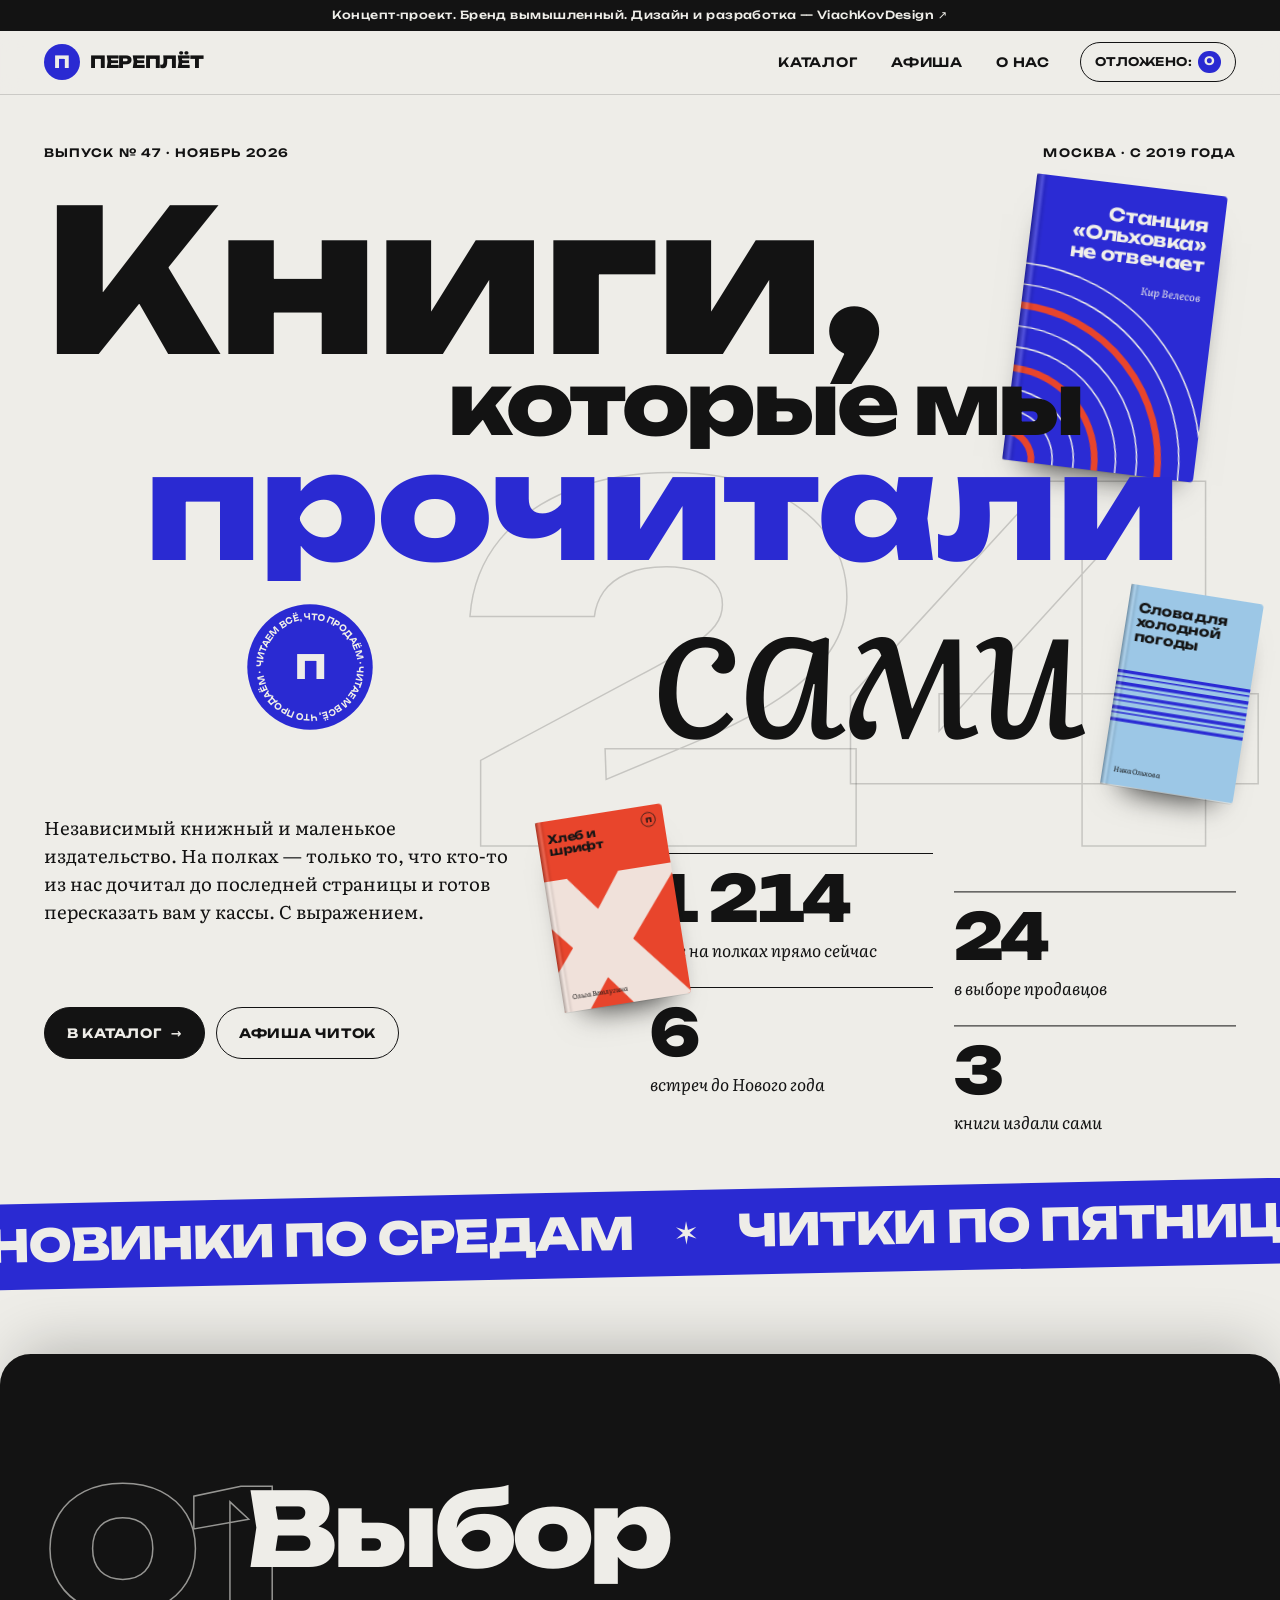
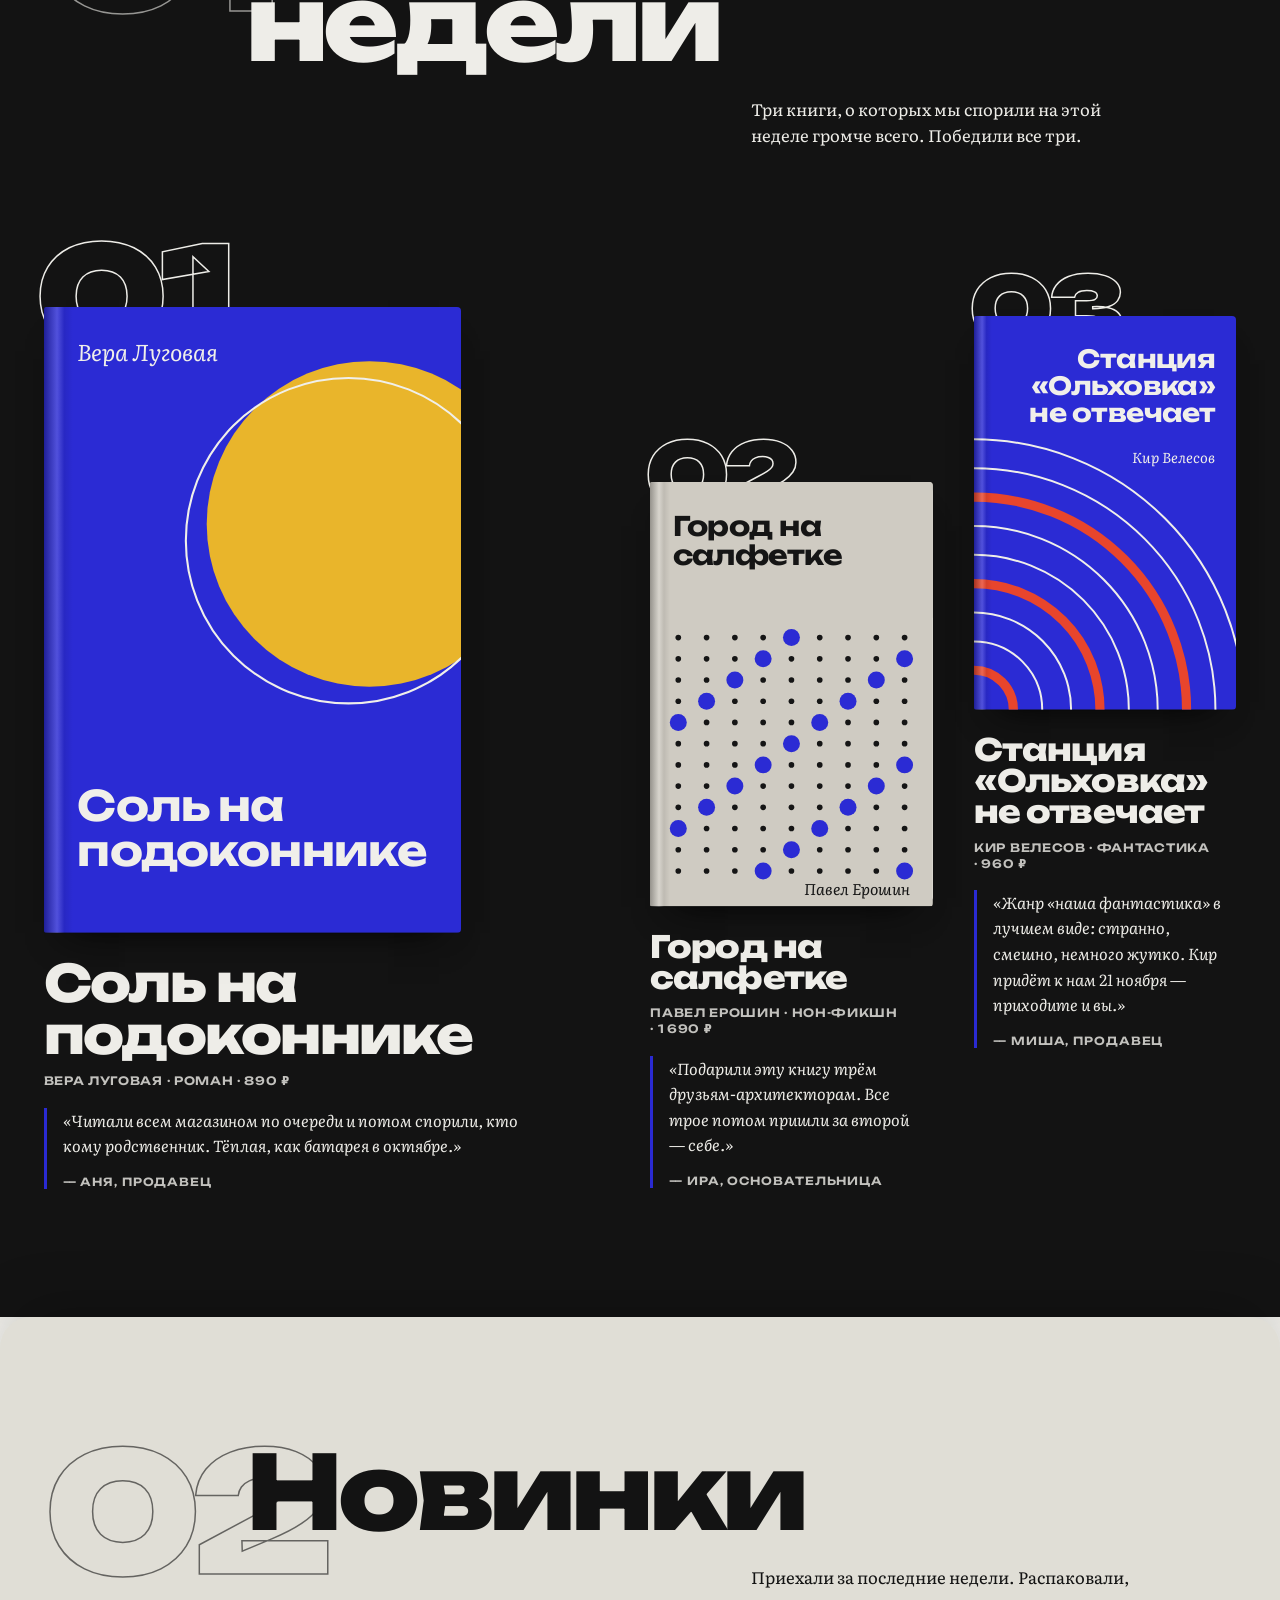
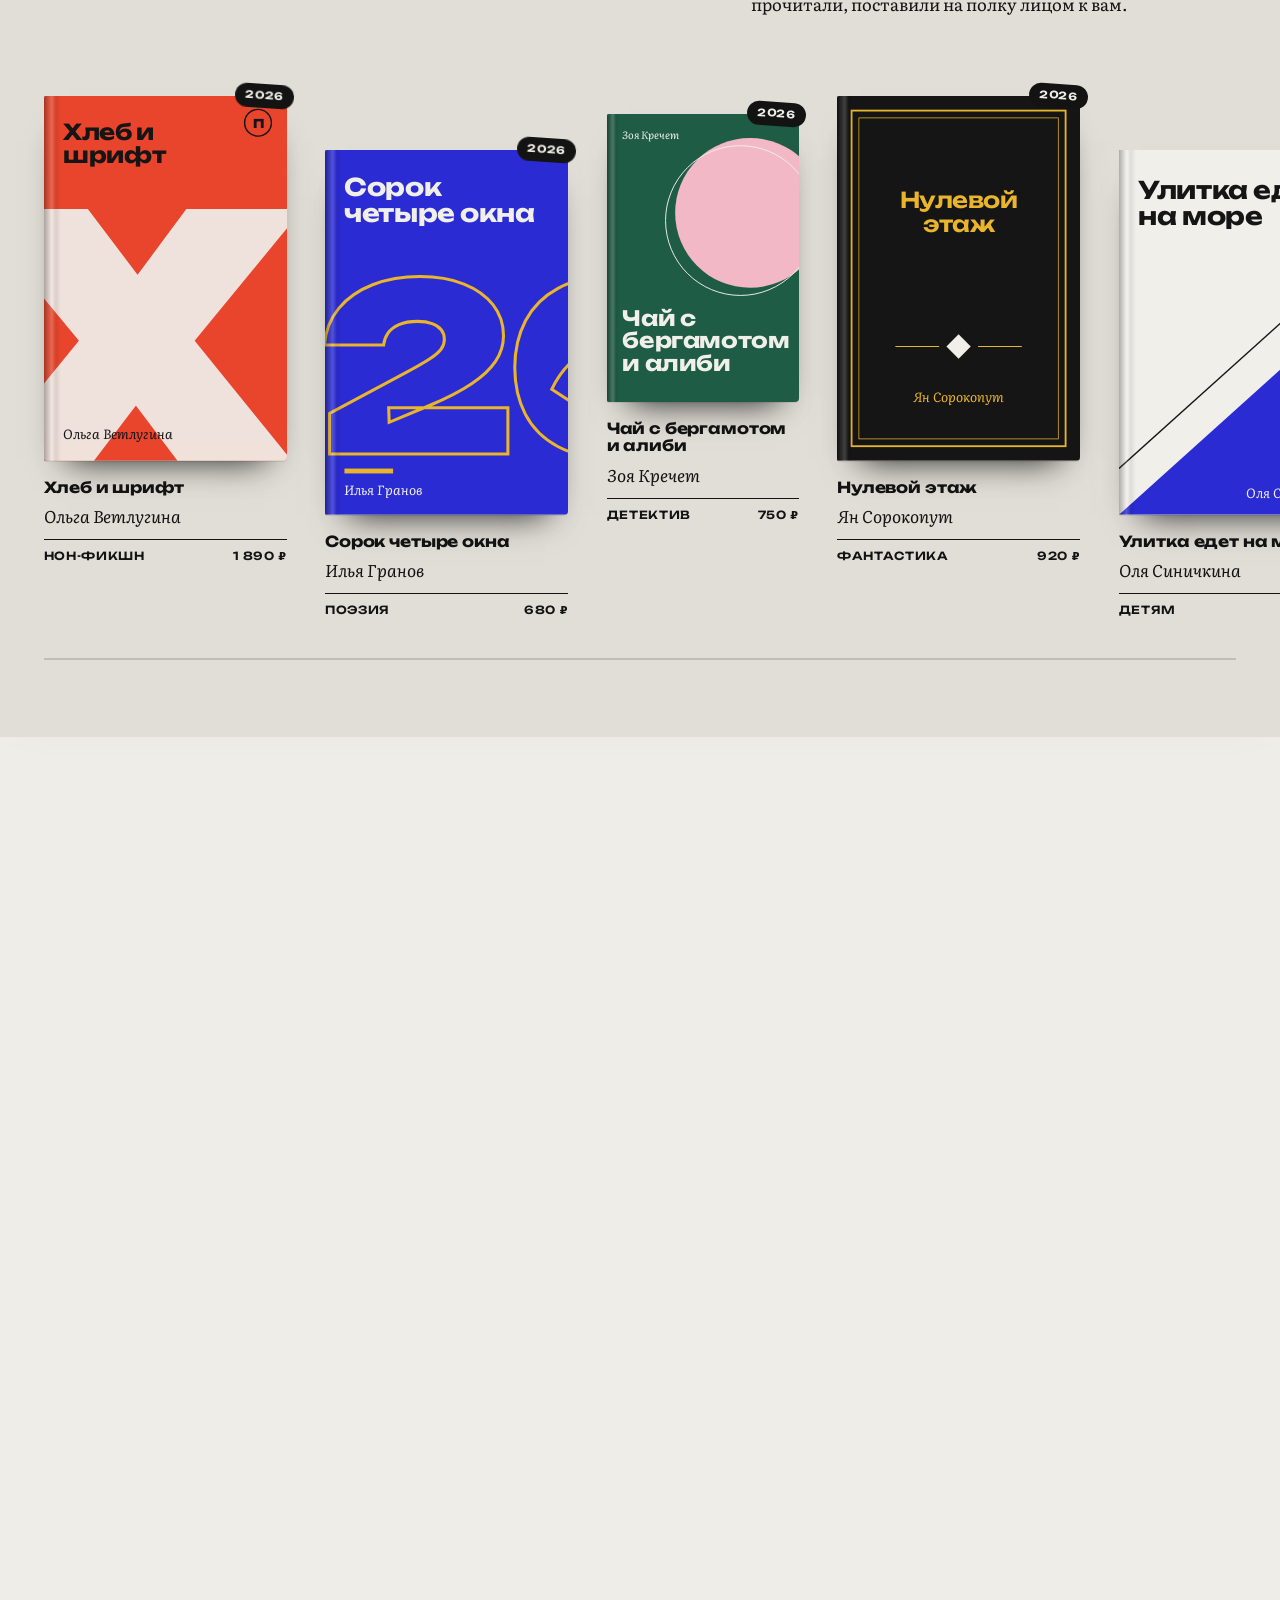
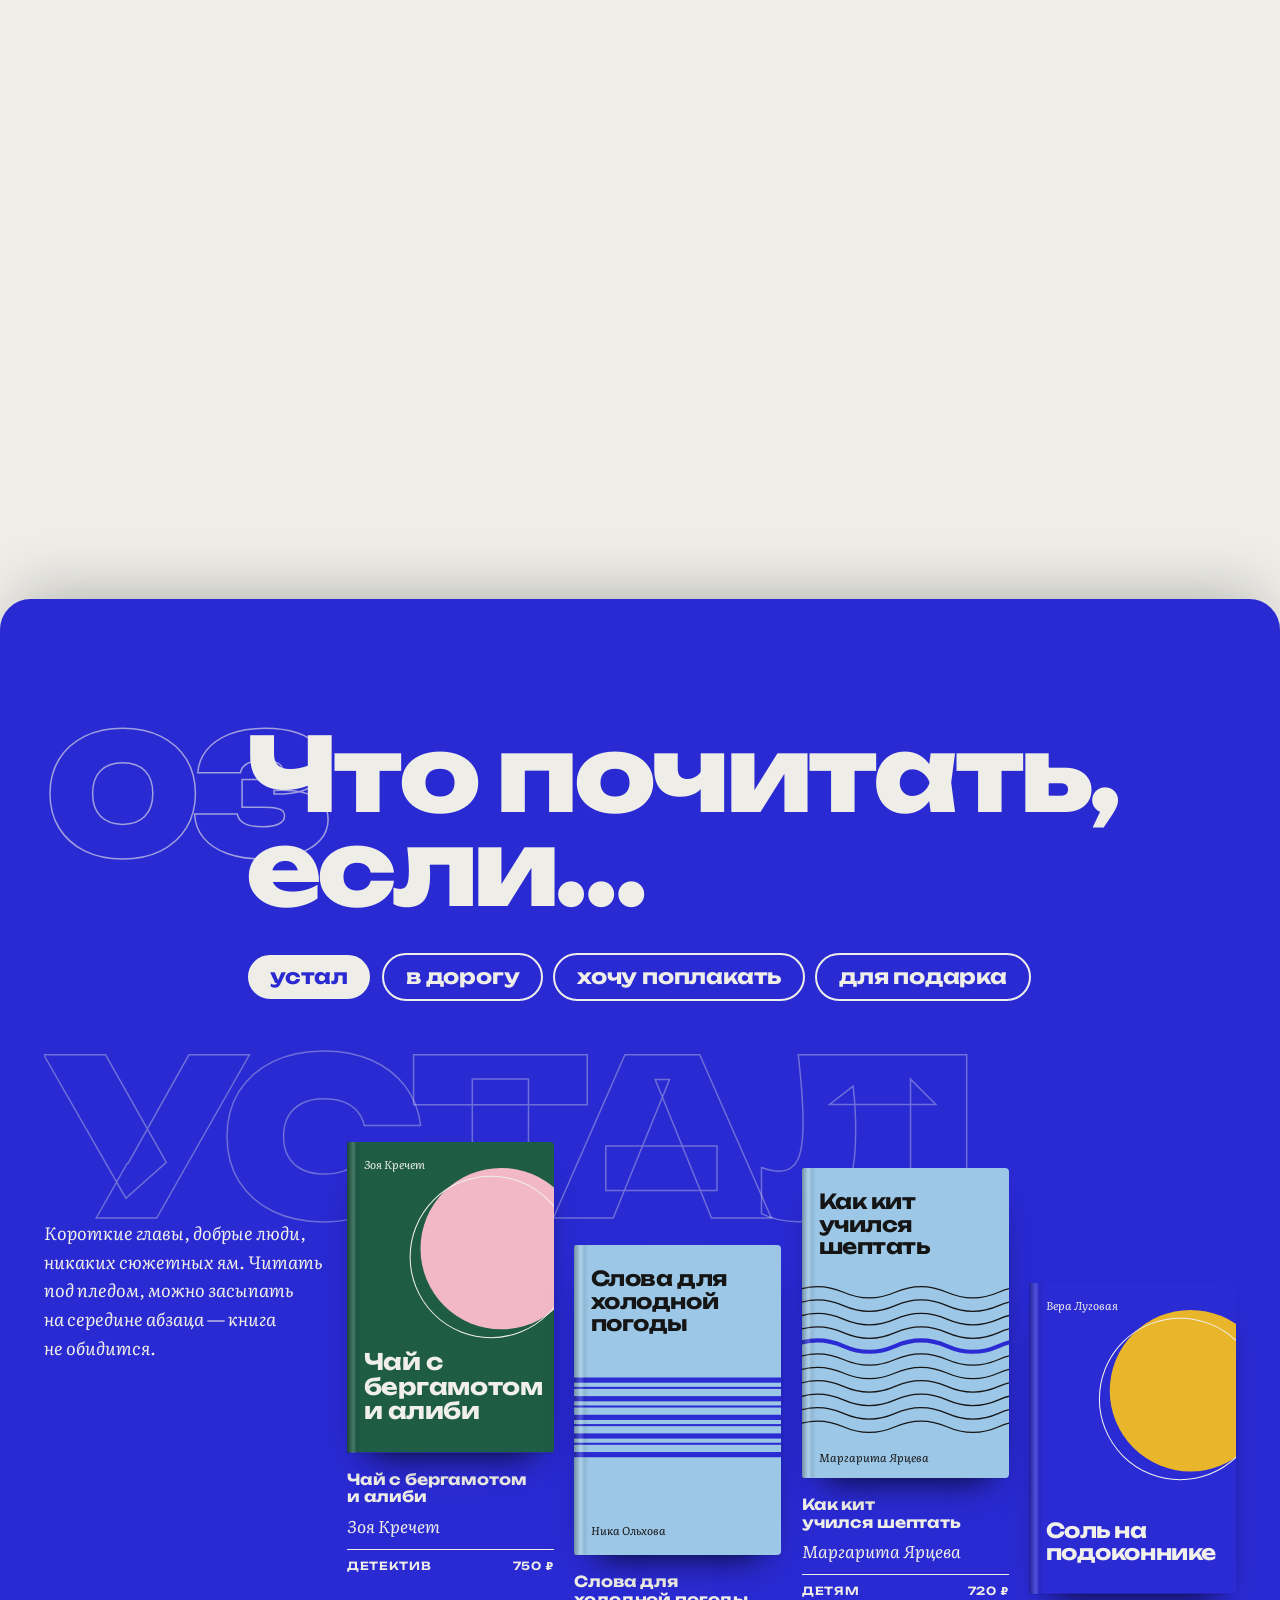
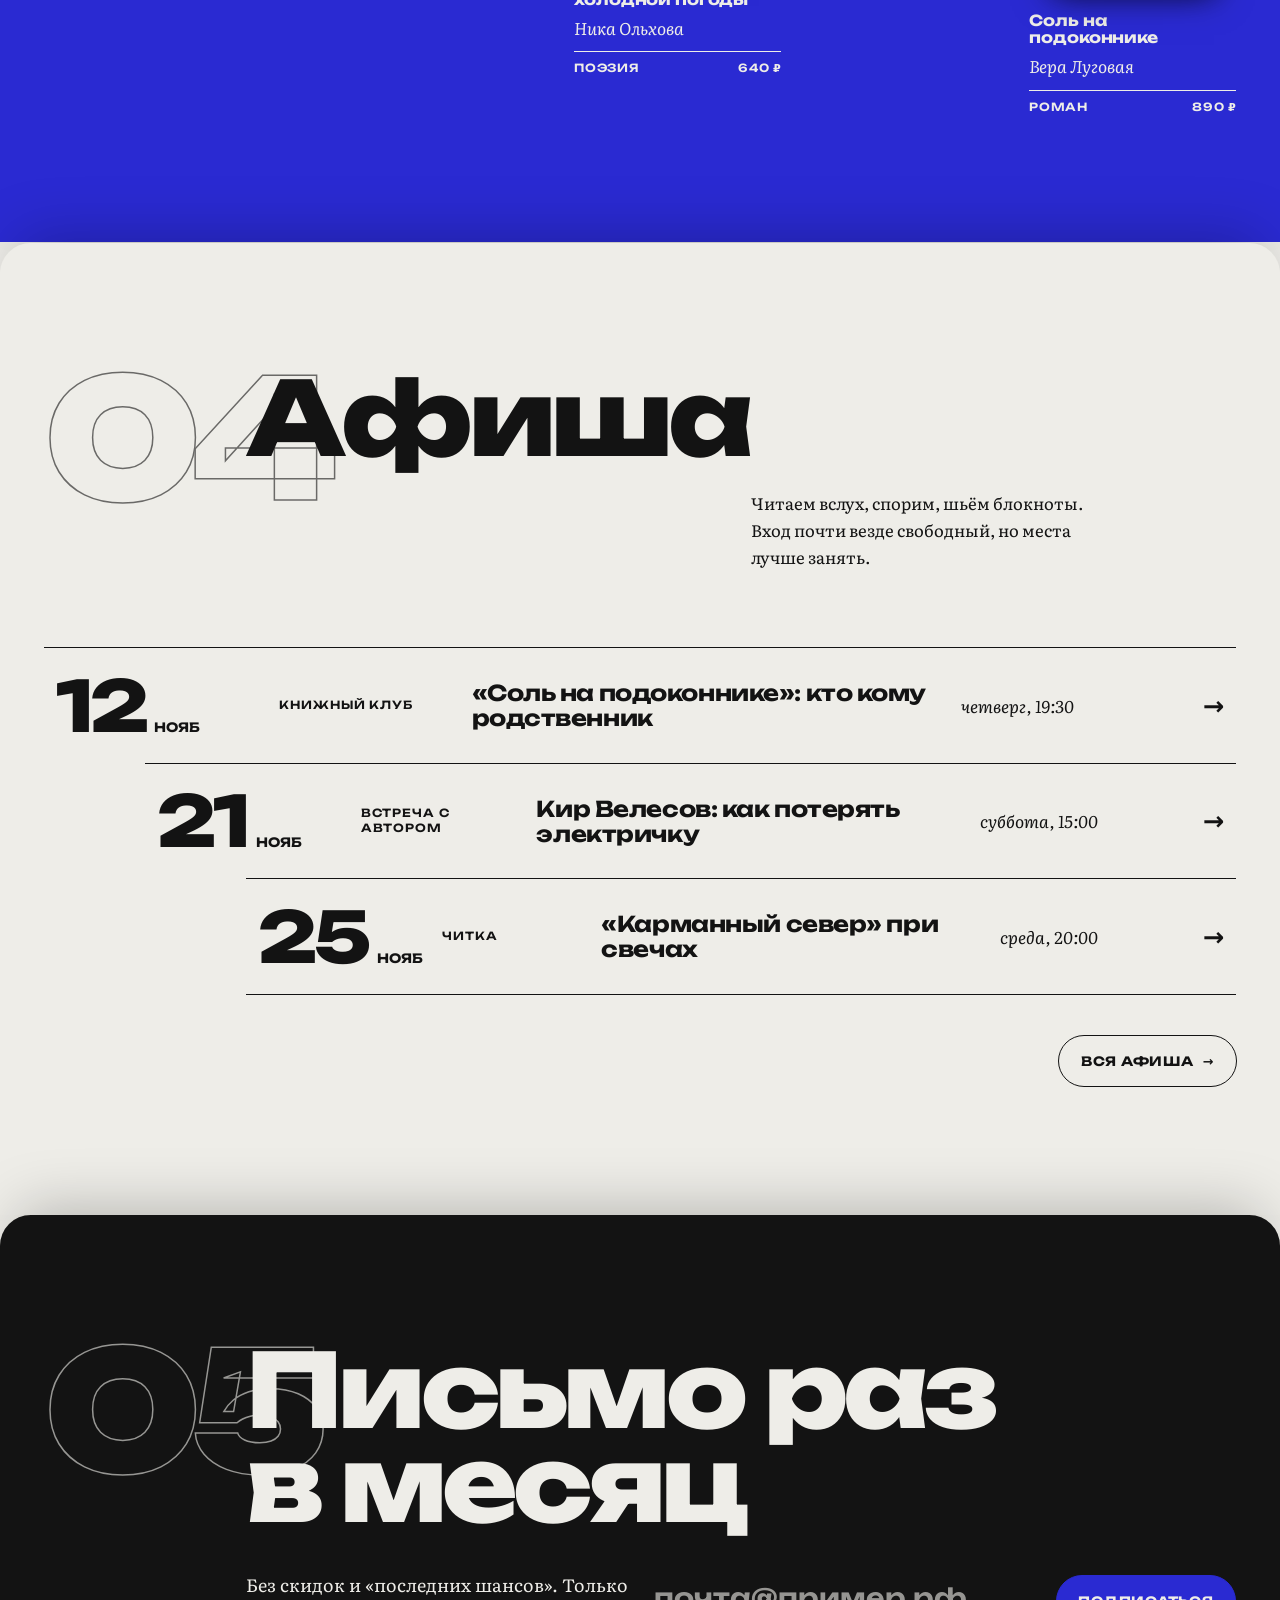
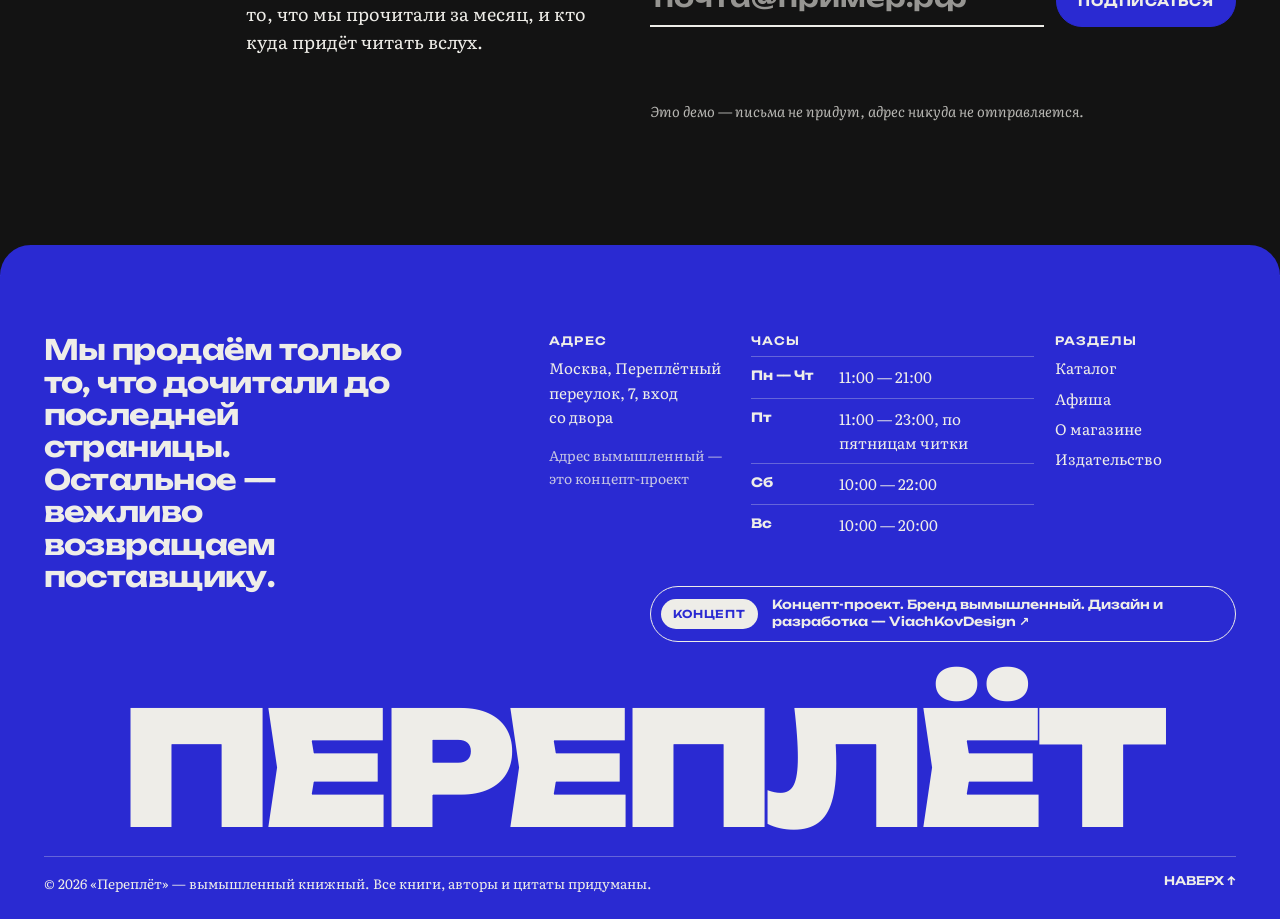
<file: index.html>
<!doctype html>
<html lang="ru">
<head><!--gen:head-->
<meta charset="utf-8">
<meta name="viewport" content="width=device-width, initial-scale=1">
<title>Переплёт — книги, которые мы прочитали сами</title>
<meta name="description" content="Независимый книжный магазин и маленькое издательство в Москве. Концепт-проект: 24 книги, афиша читок и подборки «Что почитать, если…».">
<meta name="theme-color" content="#EEEDE8">
<meta name="color-scheme" content="light">
<link rel="canonical" href="https://viachkovdesign.github.io/pereplet-concept/">
<meta property="og:type" content="website">
<meta property="og:url" content="https://viachkovdesign.github.io/pereplet-concept/">
<meta property="og:locale" content="ru_RU">
<meta property="og:site_name" content="Переплёт">
<meta property="og:title" content="Переплёт — книги, которые мы прочитали сами">
<meta property="og:description" content="Независимый книжный магазин и маленькое издательство в Москве. Концепт-проект: 24 книги, афиша читок и подборки «Что почитать, если…».">
<meta property="og:image" content="https://viachkovdesign.github.io/pereplet-concept/img/og.png">
<meta property="og:image:width" content="1200">
<meta property="og:image:height" content="630">
<meta name="twitter:card" content="summary_large_image">
<link rel="icon" href="img/favicon.svg" type="image/svg+xml">
<link rel="icon" href="img/favicon-32.png" sizes="32x32" type="image/png">
<link rel="apple-touch-icon" href="img/apple-touch-icon.png">
<link rel="preload" href="vendor/fonts/unbounded-cyrillic-wght-normal.woff2" as="font" type="font/woff2" crossorigin>
<link rel="preload" href="vendor/fonts/literata-cyrillic-wght-normal.woff2" as="font" type="font/woff2" crossorigin>
<link rel="stylesheet" href="css/style.css">
<script>document.documentElement.classList.add('js');try{if(sessionStorage.getItem('pp-curtain'))document.documentElement.classList.add('is-arriving')}catch(e){}</script>
<!--/gen:head--></head>
<body data-page="home" id="top">
<!--gen:header-->
<a class="skip" href="#main">К содержанию</a>
<p class="concept-bar"><a href="https://viachkovdesign.github.io" target="_blank" rel="noopener">Концепт-проект. Бренд вымышленный. Дизайн и разработка — ViachKovDesign<span aria-hidden="true"> ↗</span><span class="visually-hidden"> (откроется в новой вкладке)</span></a></p>
<header class="site-header" data-header>
  <a class="logo" href="index.html" data-magnetic><span class="logo__mark" aria-hidden="true">П</span><span class="logo__word">Переплёт</span><span class="visually-hidden"> — на главную</span></a>
  <nav class="nav" aria-label="Основное меню"><ul><li><a href="catalog.html" data-magnetic>Каталог</a></li><li><a href="events.html" data-magnetic>Афиша</a></li><li><a href="about.html" data-magnetic>О нас</a></li></ul></nav>
  <button class="reserved-btn" type="button" data-reserved-open aria-haspopup="dialog"><span class="reserved-btn__label">отложено:</span> <b data-reserved-count>0</b></button>
  <button class="menu-btn" type="button" popovertarget="menu" aria-label="Открыть меню"><span></span><span></span></button>
</header>
<div class="menu" id="menu" popover>
  <button class="menu__close" type="button" popovertarget="menu" popovertargetaction="hide">Закрыть</button>
  <nav aria-label="Мобильное меню"><ul><li><a href="catalog.html">Каталог</a></li><li><a href="events.html">Афиша</a></li><li><a href="about.html">О нас</a></li><li><a href="index.html">Главная</a></li></ul></nav>
  <p class="menu__note">Переплётный пер., 7 · каждый день с 10–11 утра</p>
</div>
<dialog class="drawer" data-drawer aria-labelledby="drawer-title">
  <div class="drawer__inner">
    <div class="drawer__head"><h2 id="drawer-title">Отложено</h2><button class="drawer__close" type="button" data-drawer-close>Закрыть</button></div>
    <ul class="drawer__list" data-drawer-list></ul>
    <p class="drawer__empty" data-drawer-empty>Пока пусто. Откройте любую книгу и нажмите «Отложить в магазине».</p>
    <p class="drawer__note">Держим книги 3 дня. Это демо: на самом деле никто ничего не держит, но приятно же.</p>
  </div>
</dialog>
<div class="curtain" aria-hidden="true"><span class="curtain__spine"></span><span class="curtain__word">Переплёт</span></div>
<!--/gen:header-->
<!--gen:sprite--><svg class="sprite" aria-hidden="true" focusable="false" width="0" height="0"><symbol id="c-sol" viewBox="0 0 200 300"><rect width="200" height="300" fill="#2B2BD4"/><circle cx="156" cy="104" r="78" fill="#E9B52B"/><circle cx="156" cy="104" r="78" fill="none" stroke="#F0EFEA" stroke-width="1" transform="translate(-10 8)"/><text x="16" y="246.4" font-family="Unbounded, Arial Black, sans-serif" font-weight="700" font-size="20" fill="#F0EFEA" text-anchor="start" letter-spacing="-0.4"><tspan x="16" dy="0">Соль на</tspan><tspan x="16" dy="21.6">подоконнике</tspan></text><text x="16" y="26" font-family="Literata, Georgia, serif" font-style="italic" font-size="11" fill="#F0EFEA" text-anchor="start">Вера Луговая</text></symbol><symbol id="c-obvodny" viewBox="0 0 200 300"><rect width="200" height="300" fill="#151515"/><path d="M0 270 A30 30 0 0 1 30 300" fill="none" stroke="#E8452C" stroke-width="7"/><path d="M0 248 A52 52 0 0 1 52 300" fill="none" stroke="#F0EFEA" stroke-width="1.5"/><path d="M0 226 A74 74 0 0 1 74 300" fill="none" stroke="#F0EFEA" stroke-width="1.5"/><path d="M0 204 A96 96 0 0 1 96 300" fill="none" stroke="#E8452C" stroke-width="7"/><path d="M0 182 A118 118 0 0 1 118 300" fill="none" stroke="#F0EFEA" stroke-width="1.5"/><path d="M0 160 A140 140 0 0 1 140 300" fill="none" stroke="#F0EFEA" stroke-width="1.5"/><path d="M0 138 A162 162 0 0 1 162 300" fill="none" stroke="#E8452C" stroke-width="7"/><path d="M0 116 A184 184 0 0 1 184 300" fill="none" stroke="#F0EFEA" stroke-width="1.5"/><path d="M0 94 A206 206 0 0 1 206 300" fill="none" stroke="#F0EFEA" stroke-width="1.5"/><text x="184" y="40" font-family="Unbounded, Arial Black, sans-serif" font-weight="700" font-size="19" fill="#F0EFEA" text-anchor="end" letter-spacing="-0.4"><tspan x="184" dy="0">Тихий час</tspan><tspan x="184" dy="20.520000000000003">на Обводном</tspan></text><text x="184" y="112" font-family="Literata, Georgia, serif" font-style="italic" font-size="11" fill="#F0EFEA" text-anchor="end">Глеб Ракитин</text></symbol><symbol id="c-pisma" viewBox="0 0 200 300"><rect width="200" height="300" fill="#F2B8C6"/><rect x="12" y="12" width="176" height="276" fill="none" stroke="#151515" stroke-width="1.5"/><rect x="18" y="18" width="164" height="264" fill="none" stroke="#151515" stroke-width="0.6"/><path d="M100 196 l10 10 -10 10 -10 -10z" fill="#E8452C"/><path d="M48 206 H84 M116 206 H152" stroke="#151515" stroke-width="1"/><text x="100" y="92" font-family="Unbounded, Arial Black, sans-serif" font-weight="600" font-size="18" fill="#151515" text-anchor="middle" letter-spacing="-0.4"><tspan x="100" dy="0">Восемь</tspan><tspan x="100" dy="19.44">писем без</tspan><tspan x="100" dy="19.44">марок</tspan></text><text x="100" y="252" font-family="Literata, Georgia, serif" font-style="italic" font-size="11" fill="#151515" text-anchor="middle">Анна Корсунская</text></symbol><symbol id="c-iyul" viewBox="0 0 200 300"><rect width="200" height="300" fill="#E9B52B"/><path d="M0 300 L200 120 L200 300 Z" fill="#2B2BD4"/><path d="M0 262 L200 82" stroke="#151515" stroke-width="1.2"/><text x="16" y="40" font-family="Unbounded, Arial Black, sans-serif" font-weight="700" font-size="20" fill="#151515" text-anchor="start" letter-spacing="-0.4"><tspan x="16" dy="0">Июль,</tspan><tspan x="16" dy="21.6">который не</tspan><tspan x="16" dy="21.6">кончился</tspan></text><text x="184" y="286" font-family="Literata, Georgia, serif" font-style="italic" font-size="11" fill="#E9B52B" text-anchor="end">Тимур Ахмеров</text></symbol><symbol id="c-salfetka" viewBox="0 0 200 300"><rect width="200" height="300" fill="#CFCBC2"/><rect x="0" y="0" width="200" height="96" fill="#CFCBC2"/><circle cx="20" cy="110" r="2" fill="#151515"/><circle cx="40" cy="110" r="2" fill="#151515"/><circle cx="60" cy="110" r="2" fill="#151515"/><circle cx="80" cy="110" r="2" fill="#151515"/><circle cx="100" cy="110" r="6" fill="#2B2BD4"/><circle cx="120" cy="110" r="2" fill="#151515"/><circle cx="140" cy="110" r="2" fill="#151515"/><circle cx="160" cy="110" r="2" fill="#151515"/><circle cx="180" cy="110" r="2" fill="#151515"/><circle cx="20" cy="125" r="2" fill="#151515"/><circle cx="40" cy="125" r="2" fill="#151515"/><circle cx="60" cy="125" r="2" fill="#151515"/><circle cx="80" cy="125" r="6" fill="#2B2BD4"/><circle cx="100" cy="125" r="2" fill="#151515"/><circle cx="120" cy="125" r="2" fill="#151515"/><circle cx="140" cy="125" r="2" fill="#151515"/><circle cx="160" cy="125" r="2" fill="#151515"/><circle cx="180" cy="125" r="6" fill="#2B2BD4"/><circle cx="20" cy="140" r="2" fill="#151515"/><circle cx="40" cy="140" r="2" fill="#151515"/><circle cx="60" cy="140" r="6" fill="#2B2BD4"/><circle cx="80" cy="140" r="2" fill="#151515"/><circle cx="100" cy="140" r="2" fill="#151515"/><circle cx="120" cy="140" r="2" fill="#151515"/><circle cx="140" cy="140" r="2" fill="#151515"/><circle cx="160" cy="140" r="6" fill="#2B2BD4"/><circle cx="180" cy="140" r="2" fill="#151515"/><circle cx="20" cy="155" r="2" fill="#151515"/><circle cx="40" cy="155" r="6" fill="#2B2BD4"/><circle cx="60" cy="155" r="2" fill="#151515"/><circle cx="80" cy="155" r="2" fill="#151515"/><circle cx="100" cy="155" r="2" fill="#151515"/><circle cx="120" cy="155" r="2" fill="#151515"/><circle cx="140" cy="155" r="6" fill="#2B2BD4"/><circle cx="160" cy="155" r="2" fill="#151515"/><circle cx="180" cy="155" r="2" fill="#151515"/><circle cx="20" cy="170" r="6" fill="#2B2BD4"/><circle cx="40" cy="170" r="2" fill="#151515"/><circle cx="60" cy="170" r="2" fill="#151515"/><circle cx="80" cy="170" r="2" fill="#151515"/><circle cx="100" cy="170" r="2" fill="#151515"/><circle cx="120" cy="170" r="6" fill="#2B2BD4"/><circle cx="140" cy="170" r="2" fill="#151515"/><circle cx="160" cy="170" r="2" fill="#151515"/><circle cx="180" cy="170" r="2" fill="#151515"/><circle cx="20" cy="185" r="2" fill="#151515"/><circle cx="40" cy="185" r="2" fill="#151515"/><circle cx="60" cy="185" r="2" fill="#151515"/><circle cx="80" cy="185" r="2" fill="#151515"/><circle cx="100" cy="185" r="6" fill="#2B2BD4"/><circle cx="120" cy="185" r="2" fill="#151515"/><circle cx="140" cy="185" r="2" fill="#151515"/><circle cx="160" cy="185" r="2" fill="#151515"/><circle cx="180" cy="185" r="2" fill="#151515"/><circle cx="20" cy="200" r="2" fill="#151515"/><circle cx="40" cy="200" r="2" fill="#151515"/><circle cx="60" cy="200" r="2" fill="#151515"/><circle cx="80" cy="200" r="6" fill="#2B2BD4"/><circle cx="100" cy="200" r="2" fill="#151515"/><circle cx="120" cy="200" r="2" fill="#151515"/><circle cx="140" cy="200" r="2" fill="#151515"/><circle cx="160" cy="200" r="2" fill="#151515"/><circle cx="180" cy="200" r="6" fill="#2B2BD4"/><circle cx="20" cy="215" r="2" fill="#151515"/><circle cx="40" cy="215" r="2" fill="#151515"/><circle cx="60" cy="215" r="6" fill="#2B2BD4"/><circle cx="80" cy="215" r="2" fill="#151515"/><circle cx="100" cy="215" r="2" fill="#151515"/><circle cx="120" cy="215" r="2" fill="#151515"/><circle cx="140" cy="215" r="2" fill="#151515"/><circle cx="160" cy="215" r="6" fill="#2B2BD4"/><circle cx="180" cy="215" r="2" fill="#151515"/><circle cx="20" cy="230" r="2" fill="#151515"/><circle cx="40" cy="230" r="6" fill="#2B2BD4"/><circle cx="60" cy="230" r="2" fill="#151515"/><circle cx="80" cy="230" r="2" fill="#151515"/><circle cx="100" cy="230" r="2" fill="#151515"/><circle cx="120" cy="230" r="2" fill="#151515"/><circle cx="140" cy="230" r="6" fill="#2B2BD4"/><circle cx="160" cy="230" r="2" fill="#151515"/><circle cx="180" cy="230" r="2" fill="#151515"/><circle cx="20" cy="245" r="6" fill="#2B2BD4"/><circle cx="40" cy="245" r="2" fill="#151515"/><circle cx="60" cy="245" r="2" fill="#151515"/><circle cx="80" cy="245" r="2" fill="#151515"/><circle cx="100" cy="245" r="2" fill="#151515"/><circle cx="120" cy="245" r="6" fill="#2B2BD4"/><circle cx="140" cy="245" r="2" fill="#151515"/><circle cx="160" cy="245" r="2" fill="#151515"/><circle cx="180" cy="245" r="2" fill="#151515"/><circle cx="20" cy="260" r="2" fill="#151515"/><circle cx="40" cy="260" r="2" fill="#151515"/><circle cx="60" cy="260" r="2" fill="#151515"/><circle cx="80" cy="260" r="2" fill="#151515"/><circle cx="100" cy="260" r="6" fill="#2B2BD4"/><circle cx="120" cy="260" r="2" fill="#151515"/><circle cx="140" cy="260" r="2" fill="#151515"/><circle cx="160" cy="260" r="2" fill="#151515"/><circle cx="180" cy="260" r="2" fill="#151515"/><circle cx="20" cy="275" r="2" fill="#151515"/><circle cx="40" cy="275" r="2" fill="#151515"/><circle cx="60" cy="275" r="2" fill="#151515"/><circle cx="80" cy="275" r="6" fill="#2B2BD4"/><circle cx="100" cy="275" r="2" fill="#151515"/><circle cx="120" cy="275" r="2" fill="#151515"/><circle cx="140" cy="275" r="2" fill="#151515"/><circle cx="160" cy="275" r="2" fill="#151515"/><circle cx="180" cy="275" r="6" fill="#2B2BD4"/><text x="16" y="38" font-family="Unbounded, Arial Black, sans-serif" font-weight="700" font-size="19" fill="#151515" text-anchor="start" letter-spacing="-0.4"><tspan x="16" dy="0">Город на</tspan><tspan x="16" dy="20.520000000000003">салфетке</tspan></text><text x="184" y="292" font-family="Literata, Georgia, serif" font-style="italic" font-size="11" fill="#151515" text-anchor="end">Павел Ерошин</text></symbol><symbol id="c-vyveska" viewBox="0 0 200 300"><rect width="200" height="300" fill="#E8452C"/><text x="214" y="318" font-family="Unbounded, Arial Black, sans-serif" font-weight="900" font-size="300" fill="#F0EFEA" text-anchor="end" opacity="0.92">Х</text><text x="16" y="36" font-family="Unbounded, Arial Black, sans-serif" font-weight="700" font-size="18" fill="#151515" text-anchor="start" letter-spacing="-0.4"><tspan x="16" dy="0">Хлеб и</tspan><tspan x="16" dy="19.44">шрифт</tspan></text><text x="16" y="282" font-family="Literata, Georgia, serif" font-style="italic" font-size="11" fill="#151515" text-anchor="start">Ольга Ветлугина</text><g transform="translate(176 22)"><circle r="11" fill="none" stroke="#151515" stroke-width="1.2"/><text y="4" font-family="Unbounded, Arial Black, sans-serif" font-size="10" font-weight="800" fill="#151515" text-anchor="middle">П</text></g></symbol><symbol id="c-pogoda" viewBox="0 0 200 300"><rect width="200" height="300" fill="#9CC7E6"/><rect x="0" y="128" width="200" height="5" fill="#2B2BD4"/><rect x="0" y="137" width="200" height="2" fill="#2B2BD4"/><rect x="0" y="146" width="200" height="5" fill="#2B2BD4"/><rect x="0" y="155" width="200" height="2" fill="#2B2BD4"/><rect x="0" y="164" width="200" height="5" fill="#2B2BD4"/><rect x="0" y="173" width="200" height="2" fill="#2B2BD4"/><rect x="0" y="182" width="200" height="5" fill="#2B2BD4"/><rect x="0" y="191" width="200" height="2" fill="#2B2BD4"/><rect x="0" y="200" width="200" height="5" fill="#2B2BD4"/><text x="16" y="40" font-family="Unbounded, Arial Black, sans-serif" font-weight="700" font-size="20" fill="#151515" text-anchor="start" letter-spacing="-0.4"><tspan x="16" dy="0">Слова для</tspan><tspan x="16" dy="21.6">холодной</tspan><tspan x="16" dy="21.6">погоды</tspan></text><text x="16" y="280" font-family="Literata, Georgia, serif" font-style="italic" font-size="11" fill="#151515" text-anchor="start">Ника Ольхова</text></symbol><symbol id="c-sever" viewBox="0 0 200 300"><rect width="200" height="300" fill="#151515"/><path d="M-10 120 Q 15 110 40 120 T 90 120 T 140 120 T 190 120 T 240 120" fill="none" stroke="#F0EFEA" stroke-width="1.2"/><path d="M-10 133 Q 15 123 40 133 T 90 133 T 140 133 T 190 133 T 240 133" fill="none" stroke="#F0EFEA" stroke-width="1.2"/><path d="M-10 146 Q 15 136 40 146 T 90 146 T 140 146 T 190 146 T 240 146" fill="none" stroke="#F0EFEA" stroke-width="1.2"/><path d="M-10 159 Q 15 149 40 159 T 90 159 T 140 159 T 190 159 T 240 159" fill="none" stroke="#F0EFEA" stroke-width="1.2"/><path d="M-10 172 Q 15 162 40 172 T 90 172 T 140 172 T 190 172 T 240 172" fill="none" stroke="#9CC7E6" stroke-width="4"/><path d="M-10 185 Q 15 175 40 185 T 90 185 T 140 185 T 190 185 T 240 185" fill="none" stroke="#F0EFEA" stroke-width="1.2"/><path d="M-10 198 Q 15 188 40 198 T 90 198 T 140 198 T 190 198 T 240 198" fill="none" stroke="#F0EFEA" stroke-width="1.2"/><path d="M-10 211 Q 15 201 40 211 T 90 211 T 140 211 T 190 211 T 240 211" fill="none" stroke="#F0EFEA" stroke-width="1.2"/><path d="M-10 224 Q 15 214 40 224 T 90 224 T 140 224 T 190 224 T 240 224" fill="none" stroke="#F0EFEA" stroke-width="1.2"/><path d="M-10 237 Q 15 227 40 237 T 90 237 T 140 237 T 190 237 T 240 237" fill="none" stroke="#F0EFEA" stroke-width="1.2"/><path d="M-10 250 Q 15 240 40 250 T 90 250 T 140 250 T 190 250 T 240 250" fill="none" stroke="#F0EFEA" stroke-width="1.2"/><text x="16" y="40" font-family="Unbounded, Arial Black, sans-serif" font-weight="700" font-size="20" fill="#F0EFEA" text-anchor="start" letter-spacing="-0.4"><tspan x="16" dy="0">Карманный</tspan><tspan x="16" dy="21.6">север</tspan></text><text x="16" y="284" font-family="Literata, Georgia, serif" font-style="italic" font-size="11" fill="#F0EFEA" text-anchor="start">Степан Двинский</text><g transform="translate(176 22)"><circle r="11" fill="none" stroke="#F0EFEA" stroke-width="1.2"/><text y="4" font-family="Unbounded, Arial Black, sans-serif" font-size="10" font-weight="800" fill="#F0EFEA" text-anchor="middle">П</text></g></symbol><symbol id="c-morze" viewBox="0 0 200 300"><rect width="200" height="300" fill="#E8452C"/><rect x="0" y="0" width="200" height="96" fill="#E8452C"/><circle cx="20" cy="110" r="2" fill="#F0EFEA"/><circle cx="40" cy="110" r="2" fill="#F0EFEA"/><circle cx="60" cy="110" r="6" fill="#151515"/><circle cx="80" cy="110" r="2" fill="#F0EFEA"/><circle cx="100" cy="110" r="2" fill="#F0EFEA"/><circle cx="120" cy="110" r="2" fill="#F0EFEA"/><circle cx="140" cy="110" r="2" fill="#F0EFEA"/><circle cx="160" cy="110" r="6" fill="#151515"/><circle cx="180" cy="110" r="2" fill="#F0EFEA"/><circle cx="20" cy="125" r="2" fill="#F0EFEA"/><circle cx="40" cy="125" r="6" fill="#151515"/><circle cx="60" cy="125" r="2" fill="#F0EFEA"/><circle cx="80" cy="125" r="2" fill="#F0EFEA"/><circle cx="100" cy="125" r="2" fill="#F0EFEA"/><circle cx="120" cy="125" r="2" fill="#F0EFEA"/><circle cx="140" cy="125" r="6" fill="#151515"/><circle cx="160" cy="125" r="2" fill="#F0EFEA"/><circle cx="180" cy="125" r="2" fill="#F0EFEA"/><circle cx="20" cy="140" r="6" fill="#151515"/><circle cx="40" cy="140" r="2" fill="#F0EFEA"/><circle cx="60" cy="140" r="2" fill="#F0EFEA"/><circle cx="80" cy="140" r="2" fill="#F0EFEA"/><circle cx="100" cy="140" r="2" fill="#F0EFEA"/><circle cx="120" cy="140" r="6" fill="#151515"/><circle cx="140" cy="140" r="2" fill="#F0EFEA"/><circle cx="160" cy="140" r="2" fill="#F0EFEA"/><circle cx="180" cy="140" r="2" fill="#F0EFEA"/><circle cx="20" cy="155" r="2" fill="#F0EFEA"/><circle cx="40" cy="155" r="2" fill="#F0EFEA"/><circle cx="60" cy="155" r="2" fill="#F0EFEA"/><circle cx="80" cy="155" r="2" fill="#F0EFEA"/><circle cx="100" cy="155" r="6" fill="#151515"/><circle cx="120" cy="155" r="2" fill="#F0EFEA"/><circle cx="140" cy="155" r="2" fill="#F0EFEA"/><circle cx="160" cy="155" r="2" fill="#F0EFEA"/><circle cx="180" cy="155" r="2" fill="#F0EFEA"/><circle cx="20" cy="170" r="2" fill="#F0EFEA"/><circle cx="40" cy="170" r="2" fill="#F0EFEA"/><circle cx="60" cy="170" r="2" fill="#F0EFEA"/><circle cx="80" cy="170" r="6" fill="#151515"/><circle cx="100" cy="170" r="2" fill="#F0EFEA"/><circle cx="120" cy="170" r="2" fill="#F0EFEA"/><circle cx="140" cy="170" r="2" fill="#F0EFEA"/><circle cx="160" cy="170" r="2" fill="#F0EFEA"/><circle cx="180" cy="170" r="6" fill="#151515"/><circle cx="20" cy="185" r="2" fill="#F0EFEA"/><circle cx="40" cy="185" r="2" fill="#F0EFEA"/><circle cx="60" cy="185" r="6" fill="#151515"/><circle cx="80" cy="185" r="2" fill="#F0EFEA"/><circle cx="100" cy="185" r="2" fill="#F0EFEA"/><circle cx="120" cy="185" r="2" fill="#F0EFEA"/><circle cx="140" cy="185" r="2" fill="#F0EFEA"/><circle cx="160" cy="185" r="6" fill="#151515"/><circle cx="180" cy="185" r="2" fill="#F0EFEA"/><circle cx="20" cy="200" r="2" fill="#F0EFEA"/><circle cx="40" cy="200" r="6" fill="#151515"/><circle cx="60" cy="200" r="2" fill="#F0EFEA"/><circle cx="80" cy="200" r="2" fill="#F0EFEA"/><circle cx="100" cy="200" r="2" fill="#F0EFEA"/><circle cx="120" cy="200" r="2" fill="#F0EFEA"/><circle cx="140" cy="200" r="6" fill="#151515"/><circle cx="160" cy="200" r="2" fill="#F0EFEA"/><circle cx="180" cy="200" r="2" fill="#F0EFEA"/><circle cx="20" cy="215" r="6" fill="#151515"/><circle cx="40" cy="215" r="2" fill="#F0EFEA"/><circle cx="60" cy="215" r="2" fill="#F0EFEA"/><circle cx="80" cy="215" r="2" fill="#F0EFEA"/><circle cx="100" cy="215" r="2" fill="#F0EFEA"/><circle cx="120" cy="215" r="6" fill="#151515"/><circle cx="140" cy="215" r="2" fill="#F0EFEA"/><circle cx="160" cy="215" r="2" fill="#F0EFEA"/><circle cx="180" cy="215" r="2" fill="#F0EFEA"/><circle cx="20" cy="230" r="2" fill="#F0EFEA"/><circle cx="40" cy="230" r="2" fill="#F0EFEA"/><circle cx="60" cy="230" r="2" fill="#F0EFEA"/><circle cx="80" cy="230" r="2" fill="#F0EFEA"/><circle cx="100" cy="230" r="6" fill="#151515"/><circle cx="120" cy="230" r="2" fill="#F0EFEA"/><circle cx="140" cy="230" r="2" fill="#F0EFEA"/><circle cx="160" cy="230" r="2" fill="#F0EFEA"/><circle cx="180" cy="230" r="2" fill="#F0EFEA"/><circle cx="20" cy="245" r="2" fill="#F0EFEA"/><circle cx="40" cy="245" r="2" fill="#F0EFEA"/><circle cx="60" cy="245" r="2" fill="#F0EFEA"/><circle cx="80" cy="245" r="6" fill="#151515"/><circle cx="100" cy="245" r="2" fill="#F0EFEA"/><circle cx="120" cy="245" r="2" fill="#F0EFEA"/><circle cx="140" cy="245" r="2" fill="#F0EFEA"/><circle cx="160" cy="245" r="2" fill="#F0EFEA"/><circle cx="180" cy="245" r="6" fill="#151515"/><circle cx="20" cy="260" r="2" fill="#F0EFEA"/><circle cx="40" cy="260" r="2" fill="#F0EFEA"/><circle cx="60" cy="260" r="6" fill="#151515"/><circle cx="80" cy="260" r="2" fill="#F0EFEA"/><circle cx="100" cy="260" r="2" fill="#F0EFEA"/><circle cx="120" cy="260" r="2" fill="#F0EFEA"/><circle cx="140" cy="260" r="2" fill="#F0EFEA"/><circle cx="160" cy="260" r="6" fill="#151515"/><circle cx="180" cy="260" r="2" fill="#F0EFEA"/><circle cx="20" cy="275" r="2" fill="#F0EFEA"/><circle cx="40" cy="275" r="6" fill="#151515"/><circle cx="60" cy="275" r="2" fill="#F0EFEA"/><circle cx="80" cy="275" r="2" fill="#F0EFEA"/><circle cx="100" cy="275" r="2" fill="#F0EFEA"/><circle cx="120" cy="275" r="2" fill="#F0EFEA"/><circle cx="140" cy="275" r="6" fill="#151515"/><circle cx="160" cy="275" r="2" fill="#F0EFEA"/><circle cx="180" cy="275" r="2" fill="#F0EFEA"/><text x="16" y="38" font-family="Unbounded, Arial Black, sans-serif" font-weight="700" font-size="19" fill="#F0EFEA" text-anchor="start" letter-spacing="-0.4"><tspan x="16" dy="0">Морзе для</tspan><tspan x="16" dy="20.520000000000003">двоих</tspan></text><text x="184" y="292" font-family="Literata, Georgia, serif" font-style="italic" font-size="11" fill="#F0EFEA" text-anchor="end">Даша Плёс</text></symbol><symbol id="c-okna" viewBox="0 0 200 300"><rect width="200" height="300" fill="#2B2BD4"/><text x="-6" y="250" font-family="Unbounded, Arial Black, sans-serif" font-weight="900" font-size="190" fill="none" stroke="#E9B52B" stroke-width="2.5" letter-spacing="-10">26</text><rect x="16" y="262" width="40" height="4" fill="#E9B52B"/><text x="16" y="38" font-family="Unbounded, Arial Black, sans-serif" font-weight="700" font-size="20" fill="#F0EFEA" text-anchor="start" letter-spacing="-0.4"><tspan x="16" dy="0">Сорок</tspan><tspan x="16" dy="21.6">четыре окна</tspan></text><text x="16" y="284" font-family="Literata, Georgia, serif" font-style="italic" font-size="11" fill="#F0EFEA" text-anchor="start">Илья Гранов</text></symbol><symbol id="c-koreshok" viewBox="0 0 200 300"><rect width="200" height="300" fill="#151515"/><text x="214" y="318" font-family="Unbounded, Arial Black, sans-serif" font-weight="900" font-size="300" fill="#E8452C" text-anchor="end" opacity="0.92">Т</text><text x="16" y="36" font-family="Unbounded, Arial Black, sans-serif" font-weight="700" font-size="18" fill="#F0EFEA" text-anchor="start" letter-spacing="-0.4"><tspan x="16" dy="0">Тень на</tspan><tspan x="16" dy="19.44">корешке</tspan></text><text x="16" y="282" font-family="Literata, Georgia, serif" font-style="italic" font-size="11" fill="#F0EFEA" text-anchor="start">Римма Свешникова</text></symbol><symbol id="c-tver" viewBox="0 0 200 300"><rect width="200" height="300" fill="#CFCBC2"/><path d="M0 300 L200 120 L200 300 Z" fill="#E8452C"/><path d="M0 262 L200 82" stroke="#151515" stroke-width="1.2"/><text x="16" y="40" font-family="Unbounded, Arial Black, sans-serif" font-weight="700" font-size="20" fill="#151515" text-anchor="start" letter-spacing="-0.4"><tspan x="16" dy="0">Шесть минут</tspan><tspan x="16" dy="21.6">до Твери</tspan></text><text x="184" y="286" font-family="Literata, Georgia, serif" font-style="italic" font-size="11" fill="#CFCBC2" text-anchor="end">Аркадий Мельц</text></symbol><symbol id="c-bergamot" viewBox="0 0 200 300"><rect width="200" height="300" fill="#1F5C46"/><circle cx="149" cy="103" r="78" fill="#F2B8C6"/><circle cx="149" cy="103" r="78" fill="none" stroke="#F0EFEA" stroke-width="1" transform="translate(-10 8)"/><text x="16" y="220.48" font-family="Unbounded, Arial Black, sans-serif" font-weight="700" font-size="22" fill="#F0EFEA" text-anchor="start" letter-spacing="-0.4"><tspan x="16" dy="0">Чай с</tspan><tspan x="16" dy="23.76">бергамотом</tspan><tspan x="16" dy="23.76">и алиби</tspan></text><text x="16" y="26" font-family="Literata, Georgia, serif" font-style="italic" font-size="11" fill="#F0EFEA" text-anchor="start">Зоя Кречет</text></symbol><symbol id="c-olhovka" viewBox="0 0 200 300"><rect width="200" height="300" fill="#2B2BD4"/><path d="M0 270 A30 30 0 0 1 30 300" fill="none" stroke="#E8452C" stroke-width="7"/><path d="M0 248 A52 52 0 0 1 52 300" fill="none" stroke="#F0EFEA" stroke-width="1.5"/><path d="M0 226 A74 74 0 0 1 74 300" fill="none" stroke="#F0EFEA" stroke-width="1.5"/><path d="M0 204 A96 96 0 0 1 96 300" fill="none" stroke="#E8452C" stroke-width="7"/><path d="M0 182 A118 118 0 0 1 118 300" fill="none" stroke="#F0EFEA" stroke-width="1.5"/><path d="M0 160 A140 140 0 0 1 140 300" fill="none" stroke="#F0EFEA" stroke-width="1.5"/><path d="M0 138 A162 162 0 0 1 162 300" fill="none" stroke="#E8452C" stroke-width="7"/><path d="M0 116 A184 184 0 0 1 184 300" fill="none" stroke="#F0EFEA" stroke-width="1.5"/><path d="M0 94 A206 206 0 0 1 206 300" fill="none" stroke="#F0EFEA" stroke-width="1.5"/><text x="184" y="40" font-family="Unbounded, Arial Black, sans-serif" font-weight="700" font-size="19" fill="#F0EFEA" text-anchor="end" letter-spacing="-0.4"><tspan x="184" dy="0">Станция</tspan><tspan x="184" dy="20.520000000000003">«Ольховка»</tspan><tspan x="184" dy="20.520000000000003">не отвечает</tspan></text><text x="184" y="112" font-family="Literata, Georgia, serif" font-style="italic" font-size="11" fill="#F0EFEA" text-anchor="end">Кир Велесов</text></symbol><symbol id="c-dozhd" viewBox="0 0 200 300"><rect width="200" height="300" fill="#CFCBC2"/><path d="M-10 120 Q 15 112 40 120 T 90 120 T 140 120 T 190 120 T 240 120" fill="none" stroke="#151515" stroke-width="1.2"/><path d="M-10 133 Q 15 125 40 133 T 90 133 T 140 133 T 190 133 T 240 133" fill="none" stroke="#151515" stroke-width="1.2"/><path d="M-10 146 Q 15 138 40 146 T 90 146 T 140 146 T 190 146 T 240 146" fill="none" stroke="#151515" stroke-width="1.2"/><path d="M-10 159 Q 15 151 40 159 T 90 159 T 140 159 T 190 159 T 240 159" fill="none" stroke="#151515" stroke-width="1.2"/><path d="M-10 172 Q 15 164 40 172 T 90 172 T 140 172 T 190 172 T 240 172" fill="none" stroke="#2B2BD4" stroke-width="4"/><path d="M-10 185 Q 15 177 40 185 T 90 185 T 140 185 T 190 185 T 240 185" fill="none" stroke="#151515" stroke-width="1.2"/><path d="M-10 198 Q 15 190 40 198 T 90 198 T 140 198 T 190 198 T 240 198" fill="none" stroke="#151515" stroke-width="1.2"/><path d="M-10 211 Q 15 203 40 211 T 90 211 T 140 211 T 190 211 T 240 211" fill="none" stroke="#151515" stroke-width="1.2"/><path d="M-10 224 Q 15 216 40 224 T 90 224 T 140 224 T 190 224 T 240 224" fill="none" stroke="#151515" stroke-width="1.2"/><path d="M-10 237 Q 15 229 40 237 T 90 237 T 140 237 T 190 237 T 240 237" fill="none" stroke="#151515" stroke-width="1.2"/><path d="M-10 250 Q 15 242 40 250 T 90 250 T 140 250 T 190 250 T 240 250" fill="none" stroke="#151515" stroke-width="1.2"/><text x="16" y="40" font-family="Unbounded, Arial Black, sans-serif" font-weight="700" font-size="20" fill="#151515" text-anchor="start" letter-spacing="-0.4"><tspan x="16" dy="0">Люди,</tspan><tspan x="16" dy="21.6">которые</tspan><tspan x="16" dy="21.6">помнят</tspan><tspan x="16" dy="21.6">дождь</tspan></text><text x="16" y="284" font-family="Literata, Georgia, serif" font-style="italic" font-size="11" fill="#151515" text-anchor="start">Алиса Март</text></symbol><symbol id="c-etazh" viewBox="0 0 200 300"><rect width="200" height="300" fill="#151515"/><rect x="12" y="12" width="176" height="276" fill="none" stroke="#E9B52B" stroke-width="1.5"/><rect x="18" y="18" width="164" height="264" fill="none" stroke="#E9B52B" stroke-width="0.6"/><path d="M100 196 l10 10 -10 10 -10 -10z" fill="#F0EFEA"/><path d="M48 206 H84 M116 206 H152" stroke="#E9B52B" stroke-width="1"/><text x="100" y="92" font-family="Unbounded, Arial Black, sans-serif" font-weight="600" font-size="18" fill="#E9B52B" text-anchor="middle" letter-spacing="-0.4"><tspan x="100" dy="0">Нулевой</tspan><tspan x="100" dy="19.44">этаж</tspan></text><text x="100" y="252" font-family="Literata, Georgia, serif" font-style="italic" font-size="11" fill="#E9B52B" text-anchor="middle">Ян Сорокопут</text></symbol><symbol id="c-enot" viewBox="0 0 200 300"><rect width="200" height="300" fill="#E9B52B"/><circle cx="154" cy="101" r="78" fill="#E8452C"/><circle cx="154" cy="101" r="78" fill="none" stroke="#151515" stroke-width="1" transform="translate(-10 8)"/><text x="16" y="196.72" font-family="Unbounded, Arial Black, sans-serif" font-weight="700" font-size="22" fill="#151515" text-anchor="start" letter-spacing="-0.4"><tspan x="16" dy="0">Енот</tspan><tspan x="16" dy="23.76">Тимофей и</tspan><tspan x="16" dy="23.76">потерянная</tspan><tspan x="16" dy="23.76">пуговица</tspan></text><text x="16" y="26" font-family="Literata, Georgia, serif" font-style="italic" font-size="11" fill="#151515" text-anchor="start">Лида Капустина</text></symbol><symbol id="c-kit" viewBox="0 0 200 300"><rect width="200" height="300" fill="#9CC7E6"/><path d="M-10 120 Q 15 109 40 120 T 90 120 T 140 120 T 190 120 T 240 120" fill="none" stroke="#151515" stroke-width="1.2"/><path d="M-10 133 Q 15 122 40 133 T 90 133 T 140 133 T 190 133 T 240 133" fill="none" stroke="#151515" stroke-width="1.2"/><path d="M-10 146 Q 15 135 40 146 T 90 146 T 140 146 T 190 146 T 240 146" fill="none" stroke="#151515" stroke-width="1.2"/><path d="M-10 159 Q 15 148 40 159 T 90 159 T 140 159 T 190 159 T 240 159" fill="none" stroke="#151515" stroke-width="1.2"/><path d="M-10 172 Q 15 161 40 172 T 90 172 T 140 172 T 190 172 T 240 172" fill="none" stroke="#2B2BD4" stroke-width="4"/><path d="M-10 185 Q 15 174 40 185 T 90 185 T 140 185 T 190 185 T 240 185" fill="none" stroke="#151515" stroke-width="1.2"/><path d="M-10 198 Q 15 187 40 198 T 90 198 T 140 198 T 190 198 T 240 198" fill="none" stroke="#151515" stroke-width="1.2"/><path d="M-10 211 Q 15 200 40 211 T 90 211 T 140 211 T 190 211 T 240 211" fill="none" stroke="#151515" stroke-width="1.2"/><path d="M-10 224 Q 15 213 40 224 T 90 224 T 140 224 T 190 224 T 240 224" fill="none" stroke="#151515" stroke-width="1.2"/><path d="M-10 237 Q 15 226 40 237 T 90 237 T 140 237 T 190 237 T 240 237" fill="none" stroke="#151515" stroke-width="1.2"/><path d="M-10 250 Q 15 239 40 250 T 90 250 T 140 250 T 190 250 T 240 250" fill="none" stroke="#151515" stroke-width="1.2"/><text x="16" y="40" font-family="Unbounded, Arial Black, sans-serif" font-weight="700" font-size="20" fill="#151515" text-anchor="start" letter-spacing="-0.4"><tspan x="16" dy="0">Как кит</tspan><tspan x="16" dy="21.6">учился</tspan><tspan x="16" dy="21.6">шептать</tspan></text><text x="16" y="284" font-family="Literata, Georgia, serif" font-style="italic" font-size="11" fill="#151515" text-anchor="start">Маргарита Ярцева</text></symbol><symbol id="c-ulitka" viewBox="0 0 200 300"><rect width="200" height="300" fill="#F0EFEA"/><path d="M0 300 L200 120 L200 300 Z" fill="#2B2BD4"/><path d="M0 262 L200 82" stroke="#151515" stroke-width="1.2"/><text x="16" y="40" font-family="Unbounded, Arial Black, sans-serif" font-weight="700" font-size="20" fill="#151515" text-anchor="start" letter-spacing="-0.4"><tspan x="16" dy="0">Улитка едет</tspan><tspan x="16" dy="21.6">на море</tspan></text><text x="184" y="286" font-family="Literata, Georgia, serif" font-style="italic" font-size="11" fill="#F0EFEA" text-anchor="end">Оля Синичкина</text></symbol></svg><!--/gen:sprite-->
<main id="main">

  <section class="hero" aria-labelledby="hero-title">
    <div class="hero__grid grid">
      <p class="hero__issue label">Выпуск № 47 · ноябрь 2026</p>
      <p class="hero__place label">Москва · с 2019 года</p>
      <h1 class="hero__title" id="hero-title">
        <span class="hero__line hero__line--1"><span>Книги,</span></span>
        <span class="hero__line hero__line--2"><span>которые мы</span></span>
        <span class="hero__line hero__line--3"><span>прочитали</span></span>
        <span class="hero__line hero__line--4"><span><em>сами</em></span></span>
      </h1>
      <span class="hero__big" aria-hidden="true" data-parallax="-0.15">24</span>
      <a class="hero__cover hero__cover--1" href="book.html?id=olhovka#olhovka" data-cover-link data-parallax="0.12" aria-label="«Станция „Ольховка“ не отвечает» — открыть книгу"><div class="cover" style="--spine:#E8452C"><span class="cover__pages" aria-hidden="true"></span><svg class="cover__front" viewBox="0 0 200 300" aria-hidden="true" focusable="false"><use href="#c-olhovka"/></svg></div></a>
      <a class="hero__cover hero__cover--2" href="book.html?id=vyveska#vyveska" data-cover-link data-parallax="-0.08" aria-label="«Хлеб и шрифт» — открыть книгу"><div class="cover" style="--spine:#F0EFEA"><span class="cover__pages" aria-hidden="true"></span><svg class="cover__front" viewBox="0 0 200 300" aria-hidden="true" focusable="false"><use href="#c-vyveska"/></svg></div></a>
      <a class="hero__cover hero__cover--3" href="book.html?id=pogoda#pogoda" data-cover-link data-parallax="0.2" aria-label="«Слова для холодной погоды» — открыть книгу"><div class="cover" style="--spine:#2B2BD4"><span class="cover__pages" aria-hidden="true"></span><svg class="cover__front" viewBox="0 0 200 300" aria-hidden="true" focusable="false"><use href="#c-pogoda"/></svg></div></a>
      <p class="hero__lead">Независимый книжный и маленькое издательство. На полках — только то, что кто-то из нас дочитал до последней страницы и готов пересказать вам у кассы. С выражением.</p>
      <div class="hero__cta">
        <a class="btn btn--ink" href="catalog.html" data-magnetic><span class="btn__label" data-text="В каталог">В каталог</span><span class="btn__arrow" aria-hidden="true">→</span></a>
        <a class="btn btn--line" href="events.html" data-magnetic><span class="btn__label" data-text="Афиша читок">Афиша читок</span></a>
      </div>
      <ul class="hero__stats" aria-label="Магазин в цифрах">
        <li><b data-count="1214">1 214</b><span>книг на полках прямо сейчас</span></li>
        <li><b data-count="24">24</b><span>в выборе продавцов</span></li>
        <li><b data-count="6">6</b><span>встреч до Нового года</span></li>
        <li><b data-count="3">3</b><span>книги издали сами</span></li>
      </ul>
      <svg class="hero__sticker" viewBox="0 0 200 200" aria-hidden="true" focusable="false">
        <defs><path id="sticker-circle" d="M100,100 m-74,0 a74,74 0 1,1 148,0 a74,74 0 1,1 -148,0"/></defs>
        <circle cx="100" cy="100" r="98" fill="var(--accent)"/>
        <text font-family="Unbounded, sans-serif" font-size="14" font-weight="600" fill="var(--paper)"><textPath href="#sticker-circle" textLength="458" lengthAdjust="spacingAndGlyphs">ЧИТАЕМ ВСЁ, ЧТО ПРОДАЁМ · ЧИТАЕМ ВСЁ, ЧТО ПРОДАЁМ ·</textPath></text>
        <text x="100" y="118" text-anchor="middle" font-family="Unbounded, sans-serif" font-size="52" font-weight="800" fill="var(--paper)">П</text>
      </svg>
    </div>
  </section>

  <div class="marquee-wrap"><div class="marquee" aria-hidden="true">
    <div class="marquee__track">
      <span>Новинки по средам</span><i>✶</i><span>Читки по пятницам</span><i>✶</i><span>Книжный клуб</span><i>✶</i><span>Упакуем в крафт</span><i>✶</i><span>Свои издания</span><i>✶</i>
      <span>Новинки по средам</span><i>✶</i><span>Читки по пятницам</span><i>✶</i><span>Книжный клуб</span><i>✶</i><span>Упакуем в крафт</span><i>✶</i><span>Свои издания</span><i>✶</i>
    </div>
  </div></div>

  <div class="stack-wrap">
  <section class="week panel panel--ink" aria-labelledby="week-title" data-stack>
    <div class="sec-head grid">
      <span class="sec-num" aria-hidden="true">01</span>
      <h2 class="sec-title" id="week-title" data-split>Выбор недели</h2>
      <p class="sec-lead">Три книги, о которых мы спорили на этой неделе громче всего. Победили все три.</p>
    </div>
    <div class="week__grid grid"><!--gen:week-->
<article class="week__item week__item--1" data-reveal>
  <span class="week__num" aria-hidden="true">01</span>
  <a class="card__link" href="book.html?id=sol#sol" data-cover-link>
    <div class="cover " style="--spine:#E9B52B"><span class="cover__pages" aria-hidden="true"></span><svg class="cover__front" viewBox="0 0 200 300" aria-hidden="true" focusable="false"><use href="#c-sol"/></svg></div>
    <h3 class="week__title">Соль на подоконнике</h3>
  </a>
  <p class="week__author">Вера Луговая · Роман · 890 ₽</p>
  <blockquote class="week__quote"><p>«Читали всем магазином по очереди и потом спорили, кто кому родственник. Тёплая, как батарея в октябре.»</p><footer>— Аня, продавец</footer></blockquote>
</article>
<article class="week__item week__item--2" data-reveal>
  <span class="week__num" aria-hidden="true">02</span>
  <a class="card__link" href="book.html?id=salfetka#salfetka" data-cover-link>
    <div class="cover " style="--spine:#2B2BD4"><span class="cover__pages" aria-hidden="true"></span><svg class="cover__front" viewBox="0 0 200 300" aria-hidden="true" focusable="false"><use href="#c-salfetka"/></svg></div>
    <h3 class="week__title">Город на салфетке</h3>
  </a>
  <p class="week__author">Павел Ерошин · Нон-фикшн · 1 690 ₽</p>
  <blockquote class="week__quote"><p>«Подарили эту книгу трём друзьям-архитекторам. Все трое потом пришли за второй — себе.»</p><footer>— Ира, основательница</footer></blockquote>
</article>
<article class="week__item week__item--3" data-reveal>
  <span class="week__num" aria-hidden="true">03</span>
  <a class="card__link" href="book.html?id=olhovka#olhovka" data-cover-link>
    <div class="cover " style="--spine:#E8452C"><span class="cover__pages" aria-hidden="true"></span><svg class="cover__front" viewBox="0 0 200 300" aria-hidden="true" focusable="false"><use href="#c-olhovka"/></svg></div>
    <h3 class="week__title">Станция «Ольховка» не отвечает</h3>
  </a>
  <p class="week__author">Кир Велесов · Фантастика · 960 ₽</p>
  <blockquote class="week__quote"><p>«Жанр «наша фантастика» в лучшем виде: странно, смешно, немного жутко. Кир придёт к нам 21 ноября — приходите и вы.»</p><footer>— Миша, продавец</footer></blockquote>
</article><!--/gen:week--></div>
  </section>

  <section class="ribbon panel panel--paper2" aria-labelledby="ribbon-title" data-ribbon>
    <div class="ribbon__pin">
      <div class="sec-head grid">
        <span class="sec-num" aria-hidden="true">02</span>
        <h2 class="sec-title" id="ribbon-title" data-split>Новинки</h2>
        <p class="sec-lead">Приехали за последние недели. Распаковали, прочитали, поставили на полку лицом к вам.</p>
      </div>
      <div class="ribbon__viewport" data-ribbon-viewport tabindex="0" role="region" aria-label="Лента новинок, прокручивается горизонтально">
        <div class="ribbon__track" data-ribbon-track><!--gen:ribbon-->
<article class="card ribbon__card ribbon__card--0" data-id="vyveska">
  <a class="card__link" href="book.html?id=vyveska#vyveska" data-cover-link>
    <div class="cover " style="--spine:#F0EFEA"><span class="cover__pages" aria-hidden="true"></span><svg class="cover__front" viewBox="0 0 200 300" aria-hidden="true" focusable="false"><use href="#c-vyveska"/></svg></div>
    <h3 class="card__title">Хлеб и шрифт</h3>
    <p class="card__author">Ольга Ветлугина</p>
    <p class="card__meta"><span>Нон-фикшн</span><span>1 890 ₽</span></p>
  </a><span class="tag tag--new">2026</span>
</article>
<article class="card ribbon__card ribbon__card--1" data-id="okna">
  <a class="card__link" href="book.html?id=okna#okna" data-cover-link>
    <div class="cover " style="--spine:#E9B52B"><span class="cover__pages" aria-hidden="true"></span><svg class="cover__front" viewBox="0 0 200 300" aria-hidden="true" focusable="false"><use href="#c-okna"/></svg></div>
    <h3 class="card__title">Сорок четыре окна</h3>
    <p class="card__author">Илья Гранов</p>
    <p class="card__meta"><span>Поэзия</span><span>680 ₽</span></p>
  </a><span class="tag tag--new">2026</span>
</article>
<article class="card ribbon__card ribbon__card--2" data-id="bergamot">
  <a class="card__link" href="book.html?id=bergamot#bergamot" data-cover-link>
    <div class="cover " style="--spine:#F2B8C6"><span class="cover__pages" aria-hidden="true"></span><svg class="cover__front" viewBox="0 0 200 300" aria-hidden="true" focusable="false"><use href="#c-bergamot"/></svg></div>
    <h3 class="card__title">Чай с бергамотом и алиби</h3>
    <p class="card__author">Зоя Кречет</p>
    <p class="card__meta"><span>Детектив</span><span>750 ₽</span></p>
  </a><span class="tag tag--new">2026</span>
</article>
<article class="card ribbon__card ribbon__card--0" data-id="etazh">
  <a class="card__link" href="book.html?id=etazh#etazh" data-cover-link>
    <div class="cover " style="--spine:#F0EFEA"><span class="cover__pages" aria-hidden="true"></span><svg class="cover__front" viewBox="0 0 200 300" aria-hidden="true" focusable="false"><use href="#c-etazh"/></svg></div>
    <h3 class="card__title">Нулевой этаж</h3>
    <p class="card__author">Ян Сорокопут</p>
    <p class="card__meta"><span>Фантастика</span><span>920 ₽</span></p>
  </a><span class="tag tag--new">2026</span>
</article>
<article class="card ribbon__card ribbon__card--1" data-id="ulitka">
  <a class="card__link" href="book.html?id=ulitka#ulitka" data-cover-link>
    <div class="cover " style="--spine:#2B2BD4"><span class="cover__pages" aria-hidden="true"></span><svg class="cover__front" viewBox="0 0 200 300" aria-hidden="true" focusable="false"><use href="#c-ulitka"/></svg></div>
    <h3 class="card__title">Улитка едет на море</h3>
    <p class="card__author">Оля Синичкина</p>
    <p class="card__meta"><span>Детям</span><span>740 ₽</span></p>
  </a><span class="tag tag--new">2026</span>
</article>
<article class="card ribbon__card ribbon__card--2" data-id="pisma">
  <a class="card__link" href="book.html?id=pisma#pisma" data-cover-link>
    <div class="cover " style="--spine:#E8452C"><span class="cover__pages" aria-hidden="true"></span><svg class="cover__front" viewBox="0 0 200 300" aria-hidden="true" focusable="false"><use href="#c-pisma"/></svg></div>
    <h3 class="card__title">Восемь писем без марок</h3>
    <p class="card__author">Анна Корсунская</p>
    <p class="card__meta"><span>Роман</span><span>820 ₽</span></p>
  </a><span class="tag tag--new">2025</span>
</article>
<article class="card ribbon__card ribbon__card--0" data-id="pogoda">
  <a class="card__link" href="book.html?id=pogoda#pogoda" data-cover-link>
    <div class="cover " style="--spine:#2B2BD4"><span class="cover__pages" aria-hidden="true"></span><svg class="cover__front" viewBox="0 0 200 300" aria-hidden="true" focusable="false"><use href="#c-pogoda"/></svg></div>
    <h3 class="card__title">Слова для холодной погоды</h3>
    <p class="card__author">Ника Ольхова</p>
    <p class="card__meta"><span>Поэзия</span><span>640 ₽</span></p>
  </a><span class="tag tag--new">2025</span>
</article>
<article class="card ribbon__card ribbon__card--1" data-id="koreshok">
  <a class="card__link" href="book.html?id=koreshok#koreshok" data-cover-link>
    <div class="cover " style="--spine:#E8452C"><span class="cover__pages" aria-hidden="true"></span><svg class="cover__front" viewBox="0 0 200 300" aria-hidden="true" focusable="false"><use href="#c-koreshok"/></svg></div>
    <h3 class="card__title">Тень на корешке</h3>
    <p class="card__author">Римма Свешникова</p>
    <p class="card__meta"><span>Детектив</span><span>870 ₽</span></p>
  </a><span class="tag tag--new">2025</span>
</article>
<article class="card ribbon__card ribbon__card--2" data-id="olhovka">
  <a class="card__link" href="book.html?id=olhovka#olhovka" data-cover-link>
    <div class="cover " style="--spine:#E8452C"><span class="cover__pages" aria-hidden="true"></span><svg class="cover__front" viewBox="0 0 200 300" aria-hidden="true" focusable="false"><use href="#c-olhovka"/></svg></div>
    <h3 class="card__title">Станция «Ольховка» не отвечает</h3>
    <p class="card__author">Кир Велесов</p>
    <p class="card__meta"><span>Фантастика</span><span>960 ₽</span></p>
  </a><span class="tag tag--new">2025</span>
</article><!--/gen:ribbon-->
          <a class="ribbon__more" href="catalog.html" data-magnetic><span>Весь каталог</span><b aria-hidden="true">→</b></a>
        </div>
      </div>
      <div class="ribbon__progress" aria-hidden="true"><span data-ribbon-progress></span></div>
    </div>
  </section>

  <section class="moods panel panel--accent" aria-labelledby="moods-title" data-stack data-moods>
    <div class="sec-head grid">
      <span class="sec-num" aria-hidden="true">03</span>
      <h2 class="sec-title" id="moods-title" data-split>Что почитать, если…</h2>
    </div>
    <fieldset class="moods__controls">
      <legend class="visually-hidden">Выберите настроение</legend>
      <!--gen:moods-controls-->
<input class="moods__radio" type="radio" name="mood" id="mood-tired" value="tired" checked>
<label class="moods__label" for="mood-tired" data-magnetic>устал</label>
<input class="moods__radio" type="radio" name="mood" id="mood-road" value="road">
<label class="moods__label" for="mood-road" data-magnetic>в дорогу</label>
<input class="moods__radio" type="radio" name="mood" id="mood-cry" value="cry">
<label class="moods__label" for="mood-cry" data-magnetic>хочу поплакать</label>
<input class="moods__radio" type="radio" name="mood" id="mood-gift" value="gift">
<label class="moods__label" for="mood-gift" data-magnetic>для подарка</label><!--/gen:moods-controls-->
    </fieldset>
    <div class="moods__panels"><!--gen:moods-->
<div class="mood-panel" data-mood="tired" id="panel-tired">
  <p class="mood-panel__word" aria-hidden="true">Устал</p>
  <h3 class="mood-panel__title visually-hidden">Если устал</h3>
  <p class="mood-panel__note">Короткие главы, добрые люди, никаких сюжетных ям. Читать под пледом, можно засыпать на середине абзаца — книга не обидится.</p>
  <div class="mood-panel__books">
    
<article class="card mood-card mood-card--1" data-id="bergamot">
  <a class="card__link" href="book.html?id=bergamot#bergamot" data-cover-link>
    <div class="cover " style="--spine:#F2B8C6"><span class="cover__pages" aria-hidden="true"></span><svg class="cover__front" viewBox="0 0 200 300" aria-hidden="true" focusable="false"><use href="#c-bergamot"/></svg></div>
    <h4 class="card__title">Чай с бергамотом и алиби</h4>
    <p class="card__author">Зоя Кречет</p>
    <p class="card__meta"><span>Детектив</span><span>750 ₽</span></p>
  </a>
</article>
<article class="card mood-card mood-card--2" data-id="pogoda">
  <a class="card__link" href="book.html?id=pogoda#pogoda" data-cover-link>
    <div class="cover " style="--spine:#2B2BD4"><span class="cover__pages" aria-hidden="true"></span><svg class="cover__front" viewBox="0 0 200 300" aria-hidden="true" focusable="false"><use href="#c-pogoda"/></svg></div>
    <h4 class="card__title">Слова для холодной погоды</h4>
    <p class="card__author">Ника Ольхова</p>
    <p class="card__meta"><span>Поэзия</span><span>640 ₽</span></p>
  </a>
</article>
<article class="card mood-card mood-card--3" data-id="kit">
  <a class="card__link" href="book.html?id=kit#kit" data-cover-link>
    <div class="cover " style="--spine:#2B2BD4"><span class="cover__pages" aria-hidden="true"></span><svg class="cover__front" viewBox="0 0 200 300" aria-hidden="true" focusable="false"><use href="#c-kit"/></svg></div>
    <h4 class="card__title">Как кит учился шептать</h4>
    <p class="card__author">Маргарита Ярцева</p>
    <p class="card__meta"><span>Детям</span><span>720 ₽</span></p>
  </a>
</article>
<article class="card mood-card mood-card--4" data-id="sol">
  <a class="card__link" href="book.html?id=sol#sol" data-cover-link>
    <div class="cover " style="--spine:#E9B52B"><span class="cover__pages" aria-hidden="true"></span><svg class="cover__front" viewBox="0 0 200 300" aria-hidden="true" focusable="false"><use href="#c-sol"/></svg></div>
    <h4 class="card__title">Соль на подоконнике</h4>
    <p class="card__author">Вера Луговая</p>
    <p class="card__meta"><span>Роман</span><span>890 ₽</span></p>
  </a>
</article>
  </div>
</div>
<div class="mood-panel" data-mood="road" id="panel-road">
  <p class="mood-panel__word" aria-hidden="true">В дорогу</p>
  <h3 class="mood-panel__title visually-hidden">Если в дорогу</h3>
  <p class="mood-panel__note">Затягивают с первой страницы и держат до конечной. Проверено на «Сапсане», в плацкарте и в очереди к стоматологу.</p>
  <div class="mood-panel__books">
    
<article class="card mood-card mood-card--1" data-id="tver">
  <a class="card__link" href="book.html?id=tver#tver" data-cover-link>
    <div class="cover " style="--spine:#E8452C"><span class="cover__pages" aria-hidden="true"></span><svg class="cover__front" viewBox="0 0 200 300" aria-hidden="true" focusable="false"><use href="#c-tver"/></svg></div>
    <h4 class="card__title">Шесть минут до Твери</h4>
    <p class="card__author">Аркадий Мельц</p>
    <p class="card__meta"><span>Детектив</span><span>720 ₽</span></p>
  </a>
</article>
<article class="card mood-card mood-card--2" data-id="olhovka">
  <a class="card__link" href="book.html?id=olhovka#olhovka" data-cover-link>
    <div class="cover " style="--spine:#E8452C"><span class="cover__pages" aria-hidden="true"></span><svg class="cover__front" viewBox="0 0 200 300" aria-hidden="true" focusable="false"><use href="#c-olhovka"/></svg></div>
    <h4 class="card__title">Станция «Ольховка» не отвечает</h4>
    <p class="card__author">Кир Велесов</p>
    <p class="card__meta"><span>Фантастика</span><span>960 ₽</span></p>
  </a>
</article>
<article class="card mood-card mood-card--3" data-id="iyul">
  <a class="card__link" href="book.html?id=iyul#iyul" data-cover-link>
    <div class="cover " style="--spine:#2B2BD4"><span class="cover__pages" aria-hidden="true"></span><svg class="cover__front" viewBox="0 0 200 300" aria-hidden="true" focusable="false"><use href="#c-iyul"/></svg></div>
    <h4 class="card__title">Июль, который не кончился</h4>
    <p class="card__author">Тимур Ахмеров</p>
    <p class="card__meta"><span>Роман</span><span>760 ₽</span></p>
  </a>
</article>
<article class="card mood-card mood-card--4" data-id="morze">
  <a class="card__link" href="book.html?id=morze#morze" data-cover-link>
    <div class="cover " style="--spine:#151515"><span class="cover__pages" aria-hidden="true"></span><svg class="cover__front" viewBox="0 0 200 300" aria-hidden="true" focusable="false"><use href="#c-morze"/></svg></div>
    <h4 class="card__title">Морзе для двоих</h4>
    <p class="card__author">Даша Плёс</p>
    <p class="card__meta"><span>Поэзия</span><span>610 ₽</span></p>
  </a>
</article>
  </div>
</div>
<div class="mood-panel" data-mood="cry" id="panel-cry">
  <p class="mood-panel__word" aria-hidden="true">Поплакать</p>
  <h3 class="mood-panel__title visually-hidden">Если хочу поплакать</h3>
  <p class="mood-panel__note">Книги, после которых хочется позвонить маме. Мы предупредили. Платки — на кассе, бесплатно.</p>
  <div class="mood-panel__books">
    
<article class="card mood-card mood-card--1" data-id="pisma">
  <a class="card__link" href="book.html?id=pisma#pisma" data-cover-link>
    <div class="cover " style="--spine:#E8452C"><span class="cover__pages" aria-hidden="true"></span><svg class="cover__front" viewBox="0 0 200 300" aria-hidden="true" focusable="false"><use href="#c-pisma"/></svg></div>
    <h4 class="card__title">Восемь писем без марок</h4>
    <p class="card__author">Анна Корсунская</p>
    <p class="card__meta"><span>Роман</span><span>820 ₽</span></p>
  </a>
</article>
<article class="card mood-card mood-card--2" data-id="obvodny">
  <a class="card__link" href="book.html?id=obvodny#obvodny" data-cover-link>
    <div class="cover " style="--spine:#E8452C"><span class="cover__pages" aria-hidden="true"></span><svg class="cover__front" viewBox="0 0 200 300" aria-hidden="true" focusable="false"><use href="#c-obvodny"/></svg></div>
    <h4 class="card__title">Тихий час на Обводном</h4>
    <p class="card__author">Глеб Ракитин</p>
    <p class="card__meta"><span>Роман</span><span>940 ₽</span></p>
  </a>
</article>
<article class="card mood-card mood-card--3" data-id="dozhd">
  <a class="card__link" href="book.html?id=dozhd#dozhd" data-cover-link>
    <div class="cover " style="--spine:#2B2BD4"><span class="cover__pages" aria-hidden="true"></span><svg class="cover__front" viewBox="0 0 200 300" aria-hidden="true" focusable="false"><use href="#c-dozhd"/></svg></div>
    <h4 class="card__title">Люди, которые помнят дождь</h4>
    <p class="card__author">Алиса Март</p>
    <p class="card__meta"><span>Фантастика</span><span>990 ₽</span></p>
  </a>
</article>
<article class="card mood-card mood-card--4" data-id="okna">
  <a class="card__link" href="book.html?id=okna#okna" data-cover-link>
    <div class="cover " style="--spine:#E9B52B"><span class="cover__pages" aria-hidden="true"></span><svg class="cover__front" viewBox="0 0 200 300" aria-hidden="true" focusable="false"><use href="#c-okna"/></svg></div>
    <h4 class="card__title">Сорок четыре окна</h4>
    <p class="card__author">Илья Гранов</p>
    <p class="card__meta"><span>Поэзия</span><span>680 ₽</span></p>
  </a>
</article>
  </div>
</div>
<div class="mood-panel" data-mood="gift" id="panel-gift">
  <p class="mood-panel__word" aria-hidden="true">В подарок</p>
  <h3 class="mood-panel__title visually-hidden">Если для подарка</h3>
  <p class="mood-panel__note">Красивые снаружи, умные внутри. Упакуем в крафт и подпишем открытку почерком продавца — разборчивым, честно.</p>
  <div class="mood-panel__books">
    
<article class="card mood-card mood-card--1" data-id="vyveska">
  <a class="card__link" href="book.html?id=vyveska#vyveska" data-cover-link>
    <div class="cover " style="--spine:#F0EFEA"><span class="cover__pages" aria-hidden="true"></span><svg class="cover__front" viewBox="0 0 200 300" aria-hidden="true" focusable="false"><use href="#c-vyveska"/></svg></div>
    <h4 class="card__title">Хлеб и шрифт</h4>
    <p class="card__author">Ольга Ветлугина</p>
    <p class="card__meta"><span>Нон-фикшн</span><span>1 890 ₽</span></p>
  </a>
</article>
<article class="card mood-card mood-card--2" data-id="salfetka">
  <a class="card__link" href="book.html?id=salfetka#salfetka" data-cover-link>
    <div class="cover " style="--spine:#2B2BD4"><span class="cover__pages" aria-hidden="true"></span><svg class="cover__front" viewBox="0 0 200 300" aria-hidden="true" focusable="false"><use href="#c-salfetka"/></svg></div>
    <h4 class="card__title">Город на салфетке</h4>
    <p class="card__author">Павел Ерошин</p>
    <p class="card__meta"><span>Нон-фикшн</span><span>1 690 ₽</span></p>
  </a>
</article>
<article class="card mood-card mood-card--3" data-id="enot">
  <a class="card__link" href="book.html?id=enot#enot" data-cover-link>
    <div class="cover " style="--spine:#E8452C"><span class="cover__pages" aria-hidden="true"></span><svg class="cover__front" viewBox="0 0 200 300" aria-hidden="true" focusable="false"><use href="#c-enot"/></svg></div>
    <h4 class="card__title">Енот Тимофей и потерянная пуговица</h4>
    <p class="card__author">Лида Капустина</p>
    <p class="card__meta"><span>Детям</span><span>690 ₽</span></p>
  </a>
</article>
<article class="card mood-card mood-card--4" data-id="sever">
  <a class="card__link" href="book.html?id=sever#sever" data-cover-link>
    <div class="cover " style="--spine:#9CC7E6"><span class="cover__pages" aria-hidden="true"></span><svg class="cover__front" viewBox="0 0 200 300" aria-hidden="true" focusable="false"><use href="#c-sever"/></svg></div>
    <h4 class="card__title">Карманный север</h4>
    <p class="card__author">Степан Двинский</p>
    <p class="card__meta"><span>Поэзия</span><span>590 ₽</span></p>
  </a>
</article>
  </div>
</div><!--/gen:moods--></div>
  </section>

  <section class="agenda panel panel--paper" aria-labelledby="agenda-title" data-stack>
    <div class="sec-head grid">
      <span class="sec-num" aria-hidden="true">04</span>
      <h2 class="sec-title" id="agenda-title" data-split>Афиша</h2>
      <p class="sec-lead">Читаем вслух, спорим, шьём блокноты. Вход почти везде свободный, но места лучше занять.</p>
    </div>
    <ol class="agenda__list"><!--gen:agenda-->
<li class="agenda__row" data-reveal>
  <a class="agenda__link" href="events.html#club-sol">
    <span class="agenda__date"><b>12</b><span>нояб</span></span>
    <span class="agenda__type">Книжный клуб</span>
    <span class="agenda__title">«Соль на подоконнике»: кто кому родственник</span>
    <span class="agenda__time">четверг, 19:30</span>
    <span class="agenda__arrow" aria-hidden="true">→</span>
  </a>
</li>
<li class="agenda__row" data-reveal>
  <a class="agenda__link" href="events.html#velesov">
    <span class="agenda__date"><b>21</b><span>нояб</span></span>
    <span class="agenda__type">Встреча с автором</span>
    <span class="agenda__title">Кир Велесов: как потерять электричку</span>
    <span class="agenda__time">суббота, 15:00</span>
    <span class="agenda__arrow" aria-hidden="true">→</span>
  </a>
</li>
<li class="agenda__row" data-reveal>
  <a class="agenda__link" href="events.html#svechi">
    <span class="agenda__date"><b>25</b><span>нояб</span></span>
    <span class="agenda__type">Читка</span>
    <span class="agenda__title">«Карманный север» при свечах</span>
    <span class="agenda__time">среда, 20:00</span>
    <span class="agenda__arrow" aria-hidden="true">→</span>
  </a>
</li><!--/gen:agenda--></ol>
    <p class="agenda__all"><a class="btn btn--line" href="events.html" data-magnetic><span class="btn__label" data-text="Вся афиша">Вся афиша</span><span class="btn__arrow" aria-hidden="true">→</span></a></p>
  </section>

  <section class="subscribe panel panel--ink" aria-labelledby="sub-title">
    <div class="grid subscribe__grid">
      <span class="sec-num" aria-hidden="true">05</span>
      <h2 class="sec-title subscribe__title" id="sub-title" data-split>Письмо раз в&nbsp;месяц</h2>
      <p class="subscribe__lead">Без скидок и «последних шансов». Только то, что мы прочитали за месяц, и кто куда придёт читать вслух.</p>
      <form class="subscribe__form" data-subscribe novalidate>
        <label class="visually-hidden" for="sub-email">Электронная почта</label>
        <input id="sub-email" name="email" type="email" autocomplete="email" placeholder="почта@пример.рф" required>
        <button class="btn btn--accent" type="submit"><span class="btn__label" data-text="Подписаться">Подписаться</span></button>
        <p class="form__error" role="alert" data-error></p>
        <p class="subscribe__done" role="status" data-done></p>
        <noscript><p class="muted">Демо-форма работает при включённом JavaScript.</p></noscript>
      </form>
      <p class="subscribe__fine">Это демо — письма не придут, адрес никуда не отправляется.</p>
    </div>
  </section>
  </div>

</main>
<!--gen:footer-->
<footer class="site-footer">
  <div class="footer__grid">
    <p class="footer__claim">Мы продаём только то, что дочитали до последней страницы. Остальное — вежливо возвращаем поставщику.</p>
    <div class="footer__col">
      <p class="label">Адрес</p>
      <p>Москва, Переплётный переулок, 7, вход со двора</p>
      <p class="muted">Адрес вымышленный — это концепт-проект</p>
    </div>
    <div class="footer__col">
      <p class="label">Часы</p>
      <dl class="hours"><div><dt>Пн — Чт</dt><dd>11:00 — 21:00</dd></div><div><dt>Пт</dt><dd>11:00 — 23:00, по пятницам читки</dd></div><div><dt>Сб</dt><dd>10:00 — 22:00</dd></div><div><dt>Вс</dt><dd>10:00 — 20:00</dd></div></dl>
    </div>
    <nav class="footer__col" aria-label="Ссылки в подвале">
      <p class="label">Разделы</p>
      <ul><li><a href="catalog.html">Каталог</a></li><li><a href="events.html">Афиша</a></li><li><a href="about.html">О магазине</a></li><li><a href="about.html#house">Издательство</a></li></ul>
    </nav>
    <a class="concept-plaque" href="https://viachkovdesign.github.io" target="_blank" rel="noopener" data-magnetic>
      <span class="concept-plaque__k">Концепт</span>
      <span>Концепт-проект. Бренд вымышленный. Дизайн и разработка — ViachKovDesign<span aria-hidden="true"> ↗</span><span class="visually-hidden"> (откроется в новой вкладке)</span></span>
    </a>
  </div>
  <p class="footer__word" aria-hidden="true">Переплёт</p>
  <p class="footer__copy"><span>© 2026 «Переплёт» — вымышленный книжный. Все книги, авторы и цитаты придуманы.</span><a href="#top" data-to-top>Наверх ↑</a></p>
</footer>
<!--/gen:footer-->
<!--gen:scripts-->
<script src="vendor/gsap.min.js" defer></script>
<script src="vendor/ScrollTrigger.min.js" defer></script>
<script src="vendor/lenis.min.js" defer></script>
<script src="js/main.js" defer></script>
<!--/gen:scripts-->
</body>
</html>
</file>
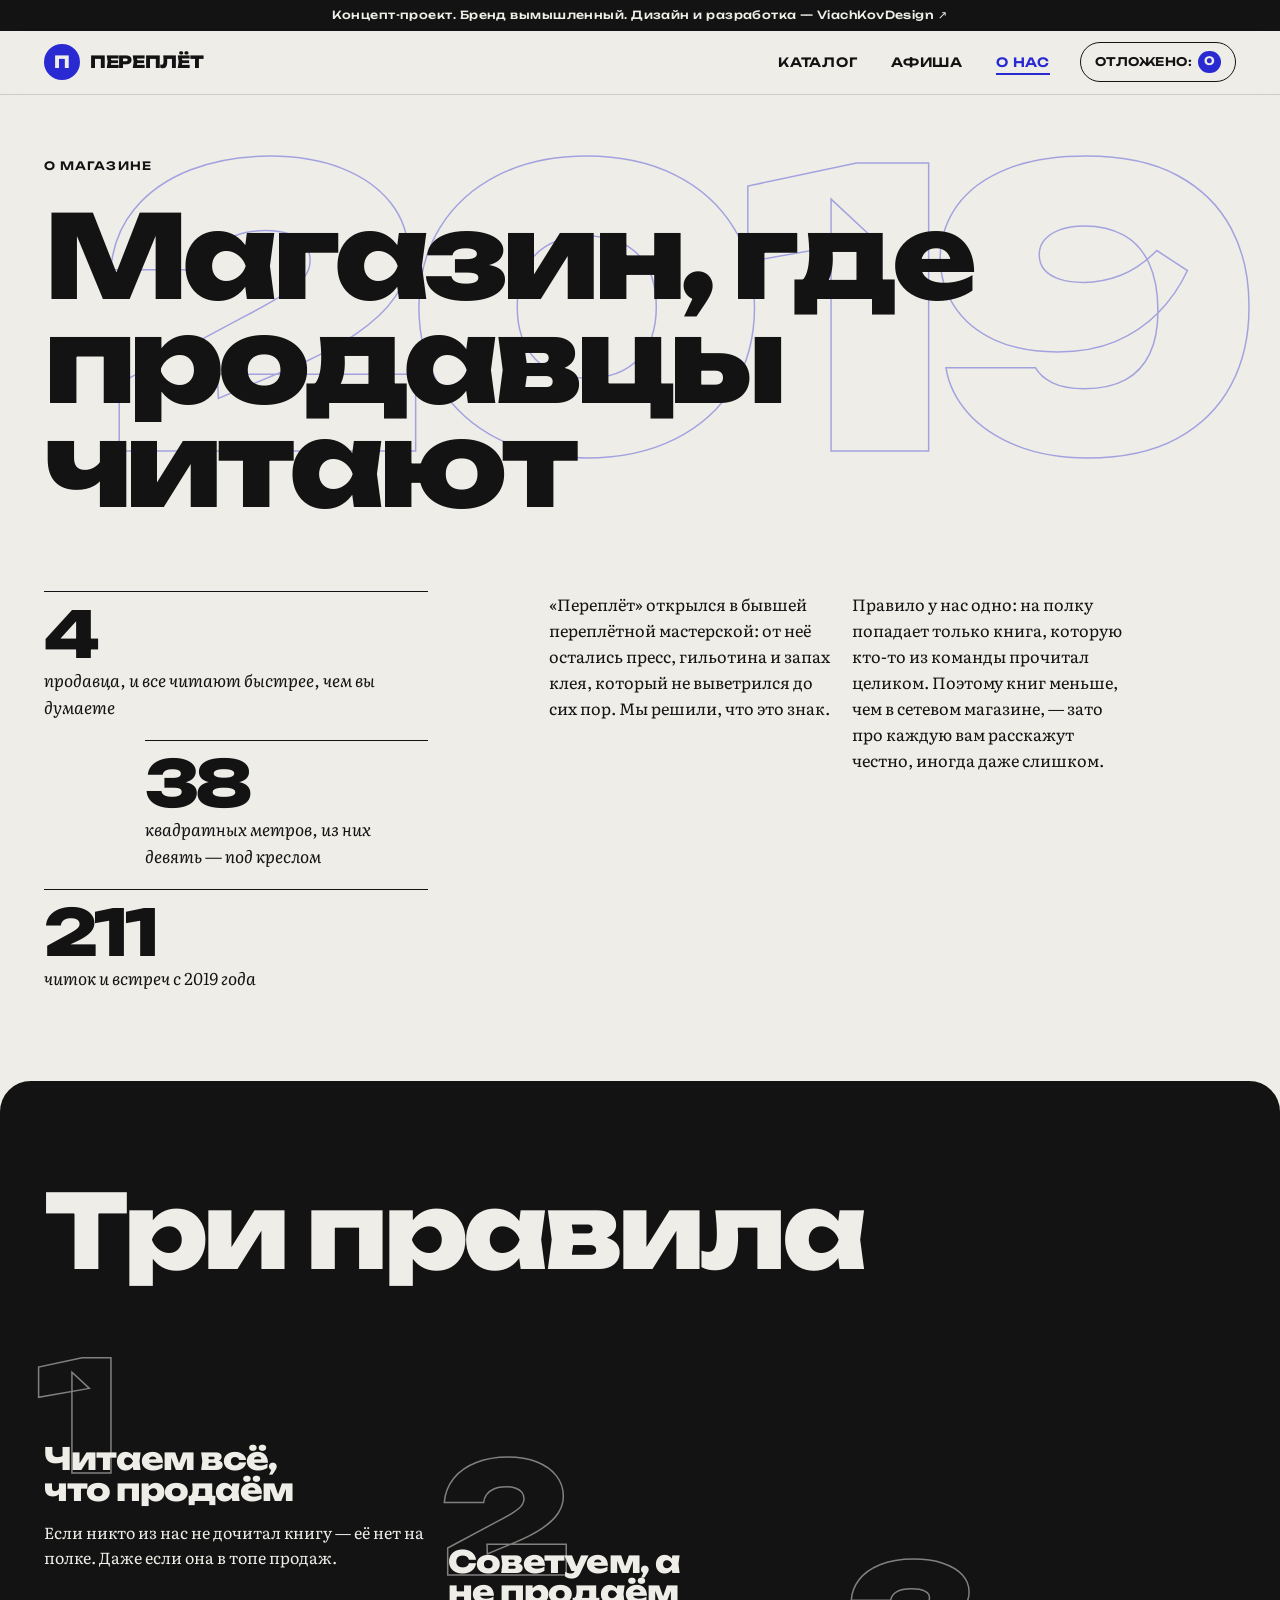
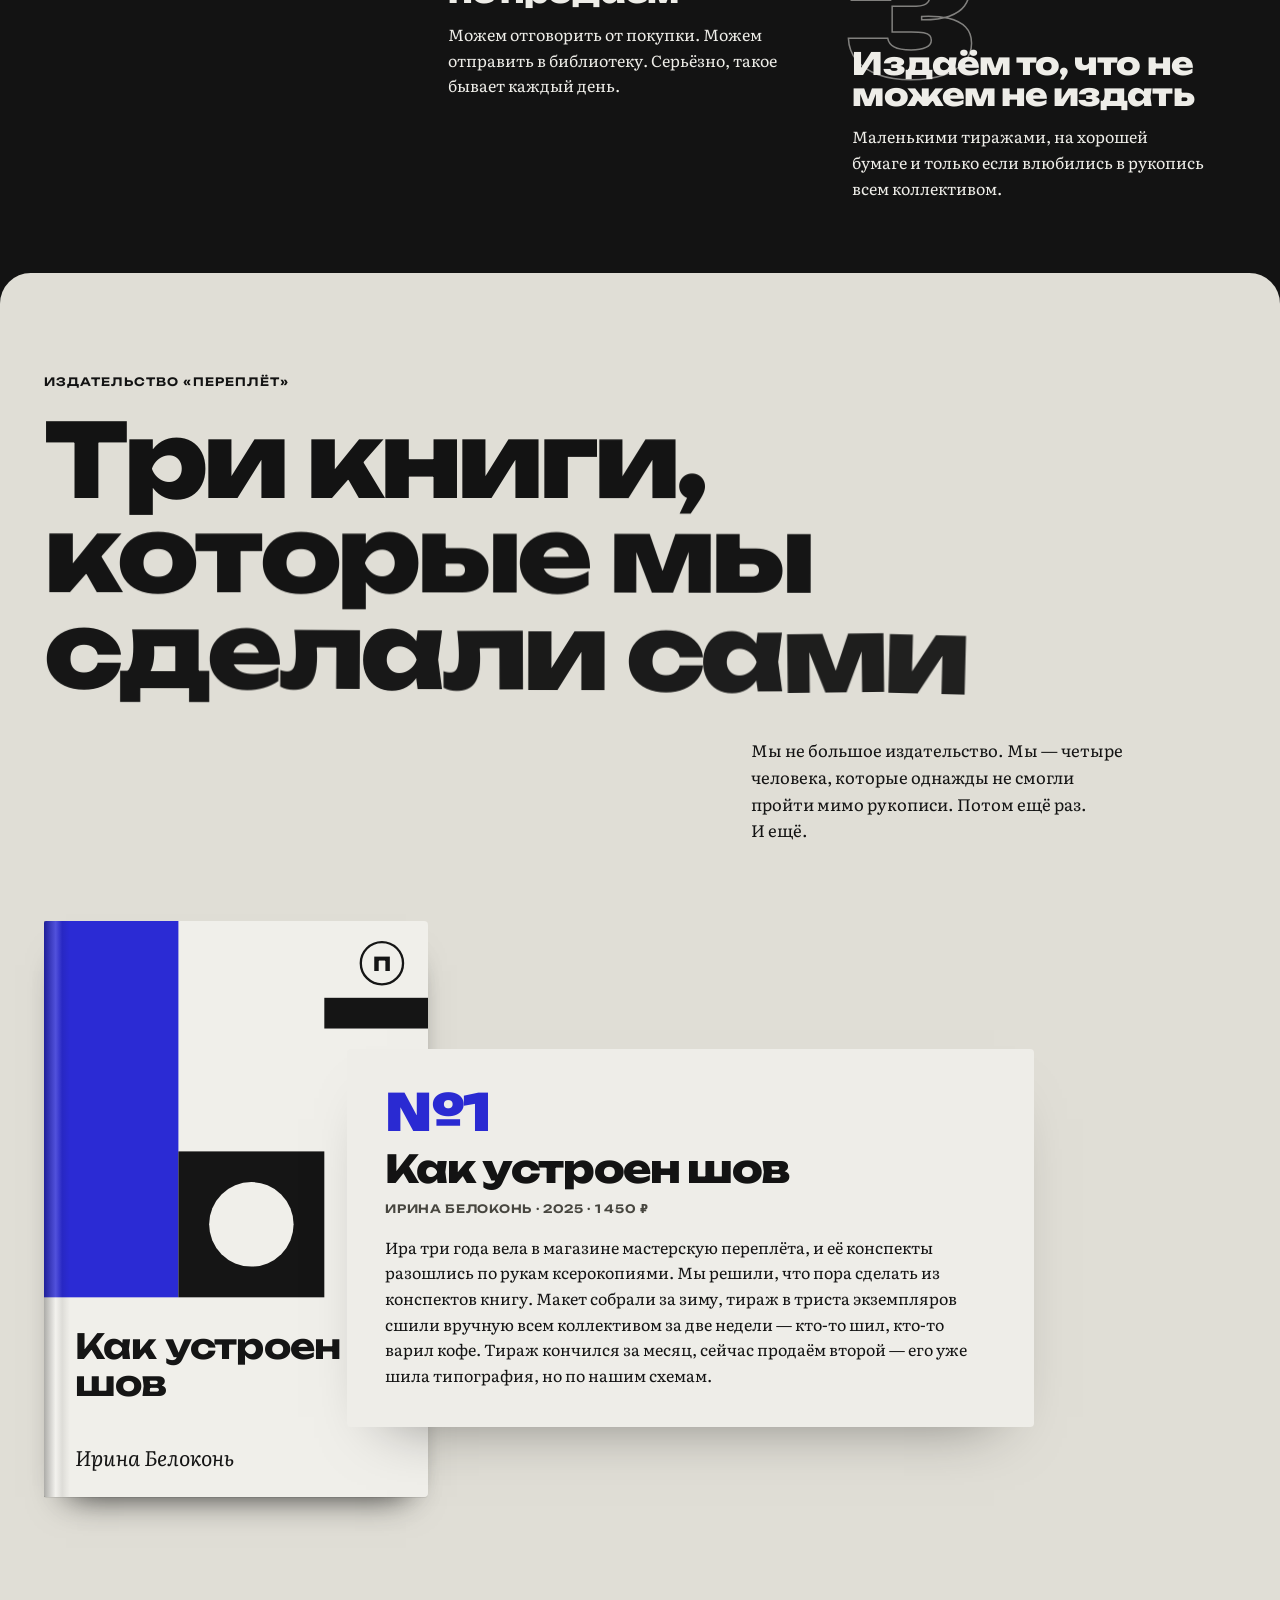
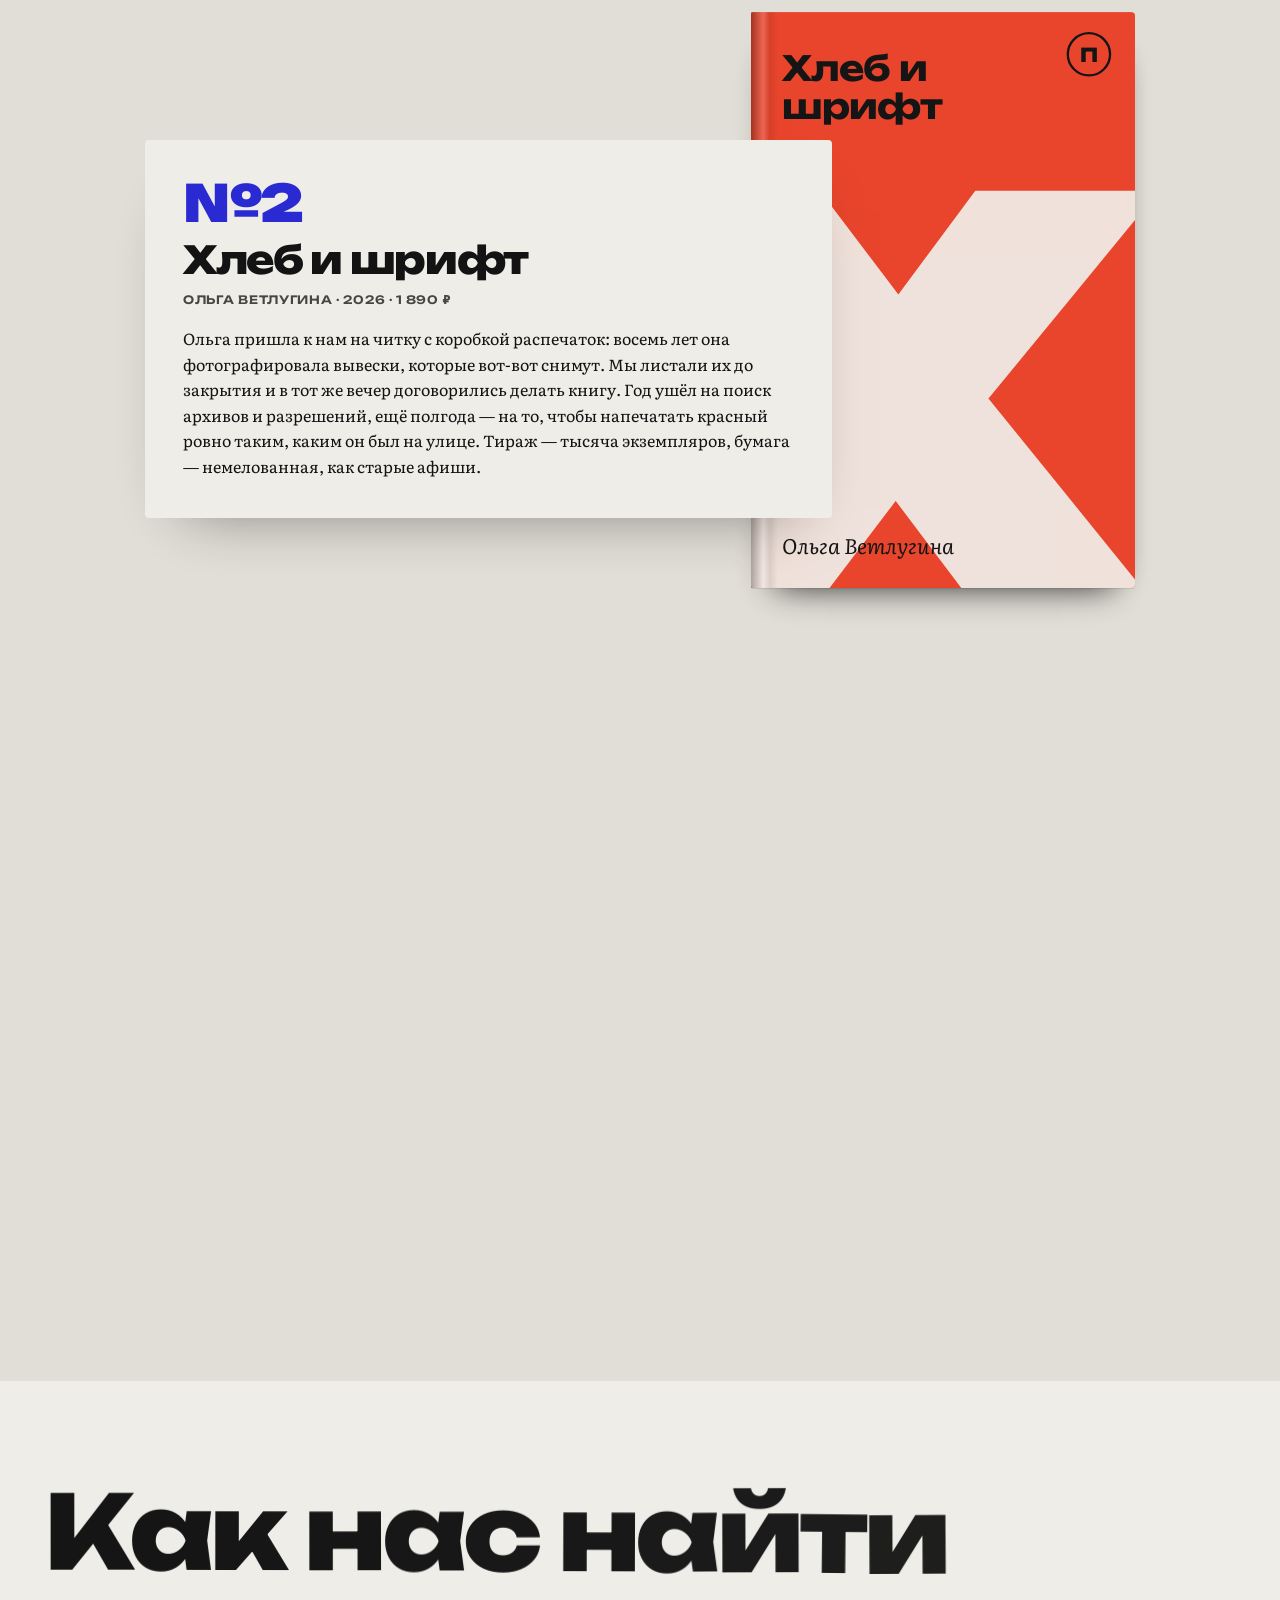
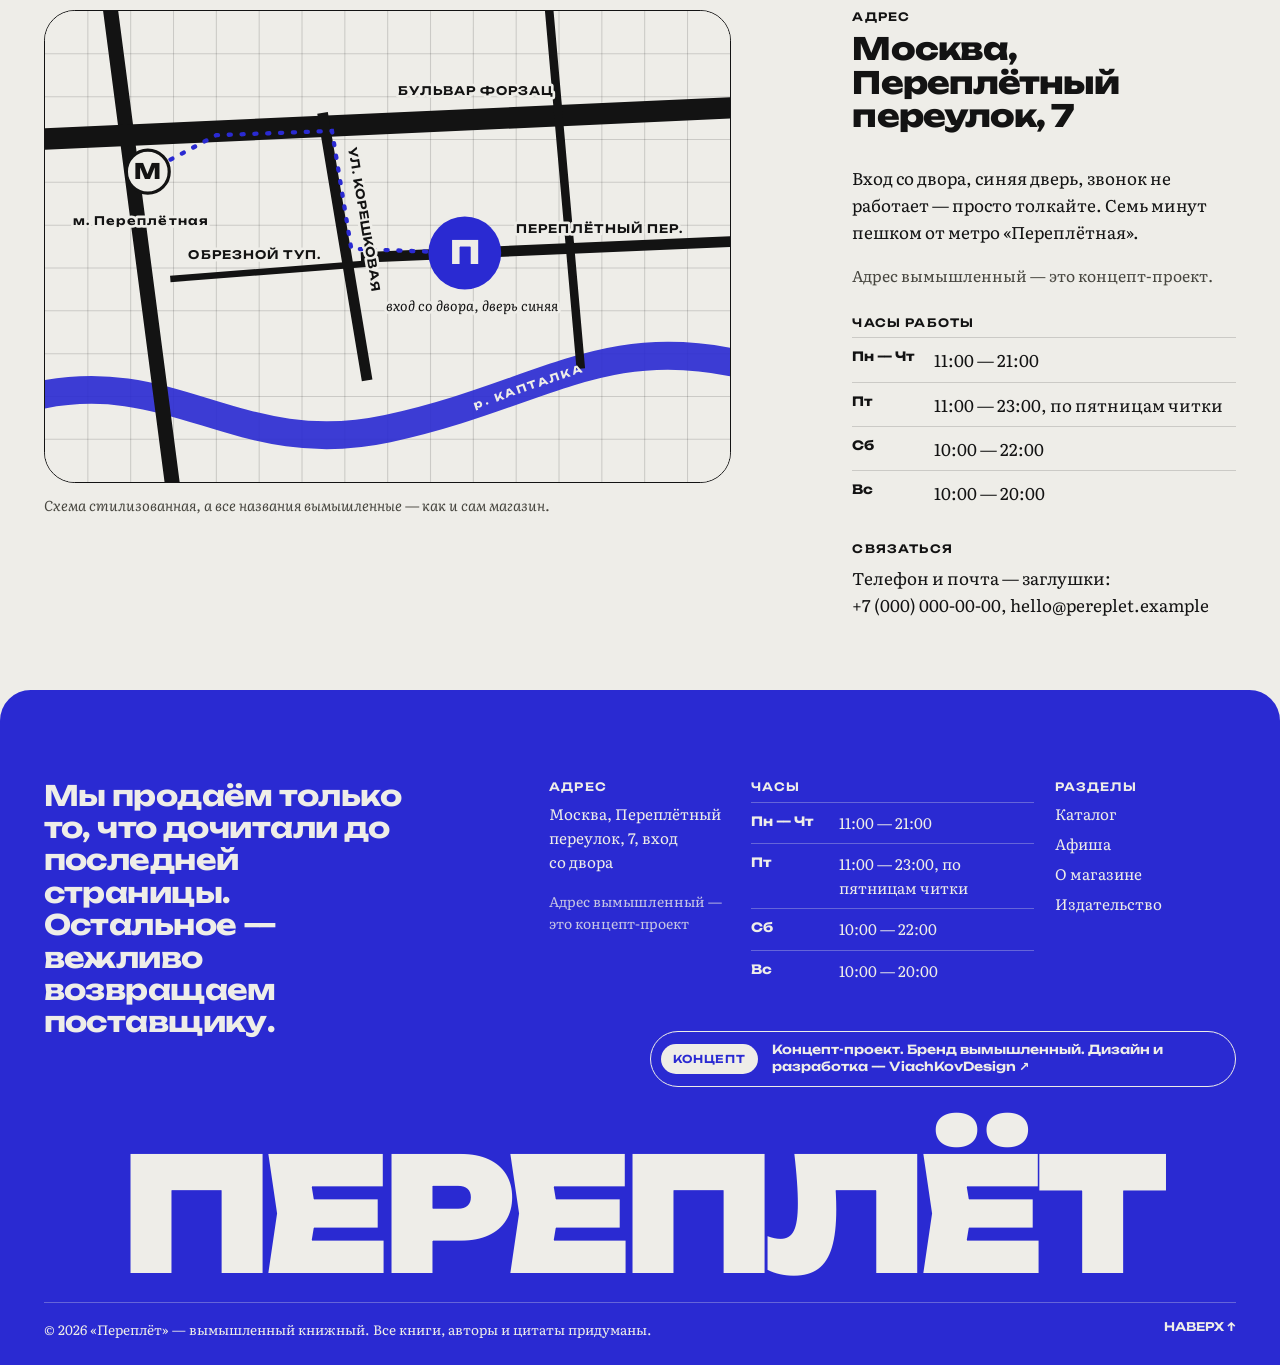
<file: about.html>
<!doctype html>
<html lang="ru">
<head><!--gen:head-->
<meta charset="utf-8">
<meta name="viewport" content="width=device-width, initial-scale=1">
<title>О магазине и издательстве — Переплёт</title>
<meta name="description" content="Как устроен «Переплёт»: магазин, маленькое издательство, адрес и часы работы.">
<meta name="theme-color" content="#EEEDE8">
<meta name="color-scheme" content="light">
<link rel="canonical" href="https://viachkovdesign.github.io/pereplet-concept/about.html">
<meta property="og:type" content="website">
<meta property="og:url" content="https://viachkovdesign.github.io/pereplet-concept/about.html">
<meta property="og:locale" content="ru_RU">
<meta property="og:site_name" content="Переплёт">
<meta property="og:title" content="О магазине и издательстве — Переплёт">
<meta property="og:description" content="Как устроен «Переплёт»: магазин, маленькое издательство, адрес и часы работы.">
<meta property="og:image" content="https://viachkovdesign.github.io/pereplet-concept/img/og.png">
<meta property="og:image:width" content="1200">
<meta property="og:image:height" content="630">
<meta name="twitter:card" content="summary_large_image">
<link rel="icon" href="img/favicon.svg" type="image/svg+xml">
<link rel="icon" href="img/favicon-32.png" sizes="32x32" type="image/png">
<link rel="apple-touch-icon" href="img/apple-touch-icon.png">
<link rel="preload" href="vendor/fonts/unbounded-cyrillic-wght-normal.woff2" as="font" type="font/woff2" crossorigin>
<link rel="preload" href="vendor/fonts/literata-cyrillic-wght-normal.woff2" as="font" type="font/woff2" crossorigin>
<link rel="stylesheet" href="css/style.css">
<script>document.documentElement.classList.add('js');try{if(sessionStorage.getItem('pp-curtain'))document.documentElement.classList.add('is-arriving')}catch(e){}</script>
<!--/gen:head--></head>
<body data-page="about" id="top">
<!--gen:header-->
<a class="skip" href="#main">К содержанию</a>
<p class="concept-bar"><a href="https://viachkovdesign.github.io" target="_blank" rel="noopener">Концепт-проект. Бренд вымышленный. Дизайн и разработка — ViachKovDesign<span aria-hidden="true"> ↗</span><span class="visually-hidden"> (откроется в новой вкладке)</span></a></p>
<header class="site-header" data-header>
  <a class="logo" href="index.html" data-magnetic><span class="logo__mark" aria-hidden="true">П</span><span class="logo__word">Переплёт</span><span class="visually-hidden"> — на главную</span></a>
  <nav class="nav" aria-label="Основное меню"><ul><li><a href="catalog.html" data-magnetic>Каталог</a></li><li><a href="events.html" data-magnetic>Афиша</a></li><li><a href="about.html" aria-current="page" data-magnetic>О нас</a></li></ul></nav>
  <button class="reserved-btn" type="button" data-reserved-open aria-haspopup="dialog"><span class="reserved-btn__label">отложено:</span> <b data-reserved-count>0</b></button>
  <button class="menu-btn" type="button" popovertarget="menu" aria-label="Открыть меню"><span></span><span></span></button>
</header>
<div class="menu" id="menu" popover>
  <button class="menu__close" type="button" popovertarget="menu" popovertargetaction="hide">Закрыть</button>
  <nav aria-label="Мобильное меню"><ul><li><a href="catalog.html">Каталог</a></li><li><a href="events.html">Афиша</a></li><li><a href="about.html" aria-current="page">О нас</a></li><li><a href="index.html">Главная</a></li></ul></nav>
  <p class="menu__note">Переплётный пер., 7 · каждый день с 10–11 утра</p>
</div>
<dialog class="drawer" data-drawer aria-labelledby="drawer-title">
  <div class="drawer__inner">
    <div class="drawer__head"><h2 id="drawer-title">Отложено</h2><button class="drawer__close" type="button" data-drawer-close>Закрыть</button></div>
    <ul class="drawer__list" data-drawer-list></ul>
    <p class="drawer__empty" data-drawer-empty>Пока пусто. Откройте любую книгу и нажмите «Отложить в магазине».</p>
    <p class="drawer__note">Держим книги 3 дня. Это демо: на самом деле никто ничего не держит, но приятно же.</p>
  </div>
</dialog>
<div class="curtain" aria-hidden="true"><span class="curtain__spine"></span><span class="curtain__word">Переплёт</span></div>
<!--/gen:header-->
<!--gen:sprite--><svg class="sprite" aria-hidden="true" focusable="false" width="0" height="0"><symbol id="c-shov" viewBox="0 0 200 300"><rect width="200" height="300" fill="#F0EFEA"/><rect x="0" y="0" width="70" height="196" fill="#2B2BD4"/><rect x="70" y="120" width="76" height="76" fill="#151515"/><circle cx="108" cy="158" r="22" fill="#F0EFEA"/><rect x="146" y="40" width="54" height="16" fill="#151515"/><text x="16" y="228" font-family="Unbounded, Arial Black, sans-serif" font-weight="700" font-size="18" fill="#151515" text-anchor="start" letter-spacing="-0.4"><tspan x="16" dy="0">Как устроен</tspan><tspan x="16" dy="19.44">шов</tspan></text><text x="16" y="284" font-family="Literata, Georgia, serif" font-style="italic" font-size="11" fill="#151515" text-anchor="start">Ирина Белоконь</text><g transform="translate(176 22)"><circle r="11" fill="none" stroke="#151515" stroke-width="1.2"/><text y="4" font-family="Unbounded, Arial Black, sans-serif" font-size="10" font-weight="800" fill="#151515" text-anchor="middle">П</text></g></symbol><symbol id="c-vyveska" viewBox="0 0 200 300"><rect width="200" height="300" fill="#E8452C"/><text x="214" y="318" font-family="Unbounded, Arial Black, sans-serif" font-weight="900" font-size="300" fill="#F0EFEA" text-anchor="end" opacity="0.92">Х</text><text x="16" y="36" font-family="Unbounded, Arial Black, sans-serif" font-weight="700" font-size="18" fill="#151515" text-anchor="start" letter-spacing="-0.4"><tspan x="16" dy="0">Хлеб и</tspan><tspan x="16" dy="19.44">шрифт</tspan></text><text x="16" y="282" font-family="Literata, Georgia, serif" font-style="italic" font-size="11" fill="#151515" text-anchor="start">Ольга Ветлугина</text><g transform="translate(176 22)"><circle r="11" fill="none" stroke="#151515" stroke-width="1.2"/><text y="4" font-family="Unbounded, Arial Black, sans-serif" font-size="10" font-weight="800" fill="#151515" text-anchor="middle">П</text></g></symbol><symbol id="c-sever" viewBox="0 0 200 300"><rect width="200" height="300" fill="#151515"/><path d="M-10 120 Q 15 110 40 120 T 90 120 T 140 120 T 190 120 T 240 120" fill="none" stroke="#F0EFEA" stroke-width="1.2"/><path d="M-10 133 Q 15 123 40 133 T 90 133 T 140 133 T 190 133 T 240 133" fill="none" stroke="#F0EFEA" stroke-width="1.2"/><path d="M-10 146 Q 15 136 40 146 T 90 146 T 140 146 T 190 146 T 240 146" fill="none" stroke="#F0EFEA" stroke-width="1.2"/><path d="M-10 159 Q 15 149 40 159 T 90 159 T 140 159 T 190 159 T 240 159" fill="none" stroke="#F0EFEA" stroke-width="1.2"/><path d="M-10 172 Q 15 162 40 172 T 90 172 T 140 172 T 190 172 T 240 172" fill="none" stroke="#9CC7E6" stroke-width="4"/><path d="M-10 185 Q 15 175 40 185 T 90 185 T 140 185 T 190 185 T 240 185" fill="none" stroke="#F0EFEA" stroke-width="1.2"/><path d="M-10 198 Q 15 188 40 198 T 90 198 T 140 198 T 190 198 T 240 198" fill="none" stroke="#F0EFEA" stroke-width="1.2"/><path d="M-10 211 Q 15 201 40 211 T 90 211 T 140 211 T 190 211 T 240 211" fill="none" stroke="#F0EFEA" stroke-width="1.2"/><path d="M-10 224 Q 15 214 40 224 T 90 224 T 140 224 T 190 224 T 240 224" fill="none" stroke="#F0EFEA" stroke-width="1.2"/><path d="M-10 237 Q 15 227 40 237 T 90 237 T 140 237 T 190 237 T 240 237" fill="none" stroke="#F0EFEA" stroke-width="1.2"/><path d="M-10 250 Q 15 240 40 250 T 90 250 T 140 250 T 190 250 T 240 250" fill="none" stroke="#F0EFEA" stroke-width="1.2"/><text x="16" y="40" font-family="Unbounded, Arial Black, sans-serif" font-weight="700" font-size="20" fill="#F0EFEA" text-anchor="start" letter-spacing="-0.4"><tspan x="16" dy="0">Карманный</tspan><tspan x="16" dy="21.6">север</tspan></text><text x="16" y="284" font-family="Literata, Georgia, serif" font-style="italic" font-size="11" fill="#F0EFEA" text-anchor="start">Степан Двинский</text><g transform="translate(176 22)"><circle r="11" fill="none" stroke="#F0EFEA" stroke-width="1.2"/><text y="4" font-family="Unbounded, Arial Black, sans-serif" font-size="10" font-weight="800" fill="#F0EFEA" text-anchor="middle">П</text></g></symbol></svg><!--/gen:sprite-->
<main id="main">
  <section class="about-hero grid" aria-labelledby="about-title">
    <p class="label about-hero__kicker">О магазине</p>
    <h1 class="about-hero__title" id="about-title" data-split>Магазин, где продавцы читают</h1>
    <span class="about-hero__year" aria-hidden="true" data-parallax="-0.1">2019</span>
    <div class="about-hero__text">
      <p>«Переплёт» открылся в бывшей переплётной мастерской: от неё остались пресс, гильотина и запах клея, который не выветрился до сих пор. Мы решили, что это знак.</p>
      <p>Правило у нас одно: на полку попадает только книга, которую кто-то из команды прочитал целиком. Поэтому книг меньше, чем в сетевом магазине, — зато про каждую вам расскажут честно, иногда даже слишком.</p>
    </div>
    <ul class="about-hero__facts" aria-label="Факты">
      <li><b data-count="4">4</b><span>продавца, и все читают быстрее, чем вы думаете</span></li>
      <li><b data-count="38">38</b><span>квадратных метров, из них девять — под креслом</span></li>
      <li><b data-count="212">212</b><span>читок и встреч с 2019 года</span></li>
    </ul>
  </section>

  <section class="rules" aria-labelledby="rules-title">
    <h2 class="sec-title rules__title" id="rules-title" data-split>Три правила</h2>
    <ol class="rules__list">
      <li data-reveal><span class="rules__n" aria-hidden="true">1</span><h3>Читаем всё, что продаём</h3><p>Если никто из нас не дочитал книгу — её нет на полке. Даже если она в топе продаж.</p></li>
      <li data-reveal><span class="rules__n" aria-hidden="true">2</span><h3>Советуем, а не продаём</h3><p>Можем отговорить от покупки. Можем отправить в библиотеку. Серьёзно, такое бывает каждый день.</p></li>
      <li data-reveal><span class="rules__n" aria-hidden="true">3</span><h3>Издаём то, что не можем не издать</h3><p>Маленькими тиражами, на хорошей бумаге и только если влюбились в рукопись всем коллективом.</p></li>
    </ol>
  </section>

  <section class="house" id="house" aria-labelledby="house-title">
    <div class="house__head grid">
      <p class="label">Издательство «Переплёт»</p>
      <h2 class="sec-title" id="house-title" data-split>Три книги, которые мы сделали сами</h2>
      <p class="sec-lead">Мы не большое издательство. Мы — четыре человека, которые однажды не смогли пройти мимо рукописи. Потом ещё раз. И ещё.</p>
    </div>
    <div class="house__list"><!--gen:house-->
<article class="house__item house__item--1" data-reveal>
  <a class="house__cover" href="book.html?id=shov#shov" data-cover-link aria-label="«Как устроен шов» — открыть книгу"><div class="cover cover--lg" style="--spine:#2B2BD4"><span class="cover__pages" aria-hidden="true"></span><svg class="cover__front" viewBox="0 0 200 300" aria-hidden="true" focusable="false"><use href="#c-shov"/></svg></div></a>
  <div class="house__text">
    <p class="house__num" aria-hidden="true">№1</p>
    <h3 class="house__title">Как устроен шов</h3>
    <p class="house__author">Ирина Белоконь · 2025 · 1 450 ₽</p>
    <p>Ира три года вела в магазине мастерскую переплёта, и её конспекты разошлись по рукам ксерокопиями. Мы решили, что пора сделать из конспектов книгу. Макет собрали за зиму, тираж в триста экземпляров сшили вручную всем коллективом за две недели — кто-то шил, кто-то варил кофе. Тираж кончился за месяц, сейчас продаём второй — его уже шила типография, но по нашим схемам.</p>
  </div>
</article>
<article class="house__item house__item--2" data-reveal>
  <a class="house__cover" href="book.html?id=vyveska#vyveska" data-cover-link aria-label="«Хлеб и шрифт» — открыть книгу"><div class="cover cover--lg" style="--spine:#F0EFEA"><span class="cover__pages" aria-hidden="true"></span><svg class="cover__front" viewBox="0 0 200 300" aria-hidden="true" focusable="false"><use href="#c-vyveska"/></svg></div></a>
  <div class="house__text">
    <p class="house__num" aria-hidden="true">№2</p>
    <h3 class="house__title">Хлеб и шрифт</h3>
    <p class="house__author">Ольга Ветлугина · 2026 · 1 890 ₽</p>
    <p>Ольга пришла к нам на читку с коробкой распечаток: восемь лет она фотографировала вывески, которые вот-вот снимут. Мы листали их до закрытия и в тот же вечер договорились делать книгу. Год ушёл на поиск архивов и разрешений, ещё полгода — на то, чтобы напечатать красный ровно таким, каким он был на улице. Тираж — тысяча экземпляров, бумага — немелованная, как старые афиши.</p>
  </div>
</article>
<article class="house__item house__item--3" data-reveal>
  <a class="house__cover" href="book.html?id=sever#sever" data-cover-link aria-label="«Карманный север» — открыть книгу"><div class="cover cover--lg" style="--spine:#9CC7E6"><span class="cover__pages" aria-hidden="true"></span><svg class="cover__front" viewBox="0 0 200 300" aria-hidden="true" focusable="false"><use href="#c-sever"/></svg></div></a>
  <div class="house__text">
    <p class="house__num" aria-hidden="true">№3</p>
    <h3 class="house__title">Карманный север</h3>
    <p class="house__author">Степан Двинский · 2024 · 590 ₽</p>
    <p>Степан прислал нам рукопись письмом — настоящим, бумажным, со штемпелем Архангельска. Мы ответили тоже письмом. Переписка шла полгода, и половина правок делалась карандашом на полях. Обложку рисовали по его фотографии неба над станцией, а формат подбирали под задний карман: Ира неделю ходила с макетом в джинсах.</p>
  </div>
</article><!--/gen:house--></div>
  </section>

  <section class="visit grid" aria-labelledby="visit-title">
    <h2 class="sec-title visit__title" id="visit-title" data-split>Как нас найти</h2>
    <figure class="visit__map">
      <svg viewBox="0 0 640 440" role="img" aria-labelledby="map-title map-desc" focusable="false">
        <title id="map-title">Схема проезда к «Переплёту»</title>
        <desc id="map-desc">Стилизованная схема: от станции метро «Переплётная» идти по бульвару Форзац до Переплётного переулка, магазин в доме 7, вход со двора. Все названия вымышленные.</desc>
        <rect width="640" height="440" fill="var(--paper)"/>
        <g fill="none" stroke="var(--line)" stroke-width="1">
          <path d="M0 40H640M0 80H640M0 120H640M0 160H640M0 200H640M0 240H640M0 280H640M0 320H640M0 360H640M0 400H640"/>
          <path d="M40 0V440M80 0V440M120 0V440M160 0V440M200 0V440M240 0V440M280 0V440M320 0V440M360 0V440M400 0V440M440 0V440M480 0V440M520 0V440M560 0V440M600 0V440"/>
        </g>
        <path class="map-river" id="river" d="M-10 360 C 120 330, 180 420, 320 390 S 520 300, 650 330" fill="none" stroke="var(--accent)" stroke-width="26" stroke-linecap="round" opacity="0.9"/>
        <g fill="none" stroke="var(--ink)" stroke-linecap="square">
          <path d="M60 -10 L120 450" stroke-width="14"/>
          <path d="M-10 120 L650 90" stroke-width="20"/>
          <path d="M260 100 L300 340" stroke-width="10"/>
          <path d="M300 230 L650 215" stroke-width="10"/>
          <path d="M470 -10 L500 330" stroke-width="8"/>
          <path d="M120 250 L300 236" stroke-width="6"/>
        </g>
        <path class="map-route" d="M96 150 L160 116 L268 112 L286 222 L392 226" fill="none" stroke="var(--accent)" stroke-width="4" stroke-dasharray="2 10" stroke-linecap="round"/>
        <g transform="translate(96 150)">
          <circle r="20" fill="var(--paper)" stroke="var(--ink)" stroke-width="3"/>
          <text y="7" text-anchor="middle" font-family="Unbounded, sans-serif" font-weight="800" font-size="20" fill="var(--ink)">М</text>
        </g>
        <g class="map-pin" transform="translate(392 226)">
          <circle r="34" fill="var(--accent)"/>
          <text y="10" text-anchor="middle" font-family="Unbounded, sans-serif" font-weight="800" font-size="30" fill="var(--paper)">П</text>
        </g>
        <g class="halo" font-family="Unbounded, sans-serif" font-size="11" font-weight="600" fill="var(--ink)" letter-spacing="1">
          <text x="330" y="78">БУЛЬВАР ФОРЗАЦ</text>
          <text x="440" y="207">ПЕРЕПЛЁТНЫЙ ПЕР.</text>
          <text x="283" y="128" transform="rotate(80.5 283 128)">УЛ. КОРЕШКОВАЯ</text>
          <text x="134" y="232">ОБРЕЗНОЙ ТУП.</text>
          <text x="26" y="200">м. Переплётная</text>
        </g>
        <text font-family="Unbounded, sans-serif" font-size="10" font-weight="700" fill="var(--paper)" letter-spacing="2" dy="4"><textPath href="#river" startOffset="62%">р. КАПТАЛКА</textPath></text>
        <g class="halo" font-family="Literata, serif" font-style="italic" font-size="13" fill="var(--ink)">
          <text x="318" y="280">вход со двора, дверь синяя</text>
        </g>
      </svg>
      <figcaption>Схема стилизованная, а все названия вымышленные — как и сам магазин.</figcaption>
    </figure>
    <div class="visit__info">
      <p class="label">Адрес</p>
      <p class="visit__addr">Москва, Переплётный переулок,&nbsp;7</p>
      <p>Вход со двора, синяя дверь, звонок не работает — просто толкайте. Семь минут пешком от метро «Переплётная».</p>
      <p class="muted">Адрес вымышленный — это концепт-проект.</p>
      <p class="label">Часы работы</p>
      <!--gen:hours--><dl class="hours"><div><dt>Пн — Чт</dt><dd>11:00 — 21:00</dd></div><div><dt>Пт</dt><dd>11:00 — 23:00, по пятницам читки</dd></div><div><dt>Сб</dt><dd>10:00 — 22:00</dd></div><div><dt>Вс</dt><dd>10:00 — 20:00</dd></div></dl><!--/gen:hours-->
      <p class="label">Связаться</p>
      <p>Телефон и почта — заглушки: <span class="nowrap">+7 (000) 000-00-00</span>, <span class="nowrap">hello@pereplet.example</span></p>
    </div>
  </section>
</main>
<!--gen:footer-->
<footer class="site-footer">
  <div class="footer__grid">
    <p class="footer__claim">Мы продаём только то, что дочитали до последней страницы. Остальное — вежливо возвращаем поставщику.</p>
    <div class="footer__col">
      <p class="label">Адрес</p>
      <p>Москва, Переплётный переулок, 7, вход со двора</p>
      <p class="muted">Адрес вымышленный — это концепт-проект</p>
    </div>
    <div class="footer__col">
      <p class="label">Часы</p>
      <dl class="hours"><div><dt>Пн — Чт</dt><dd>11:00 — 21:00</dd></div><div><dt>Пт</dt><dd>11:00 — 23:00, по пятницам читки</dd></div><div><dt>Сб</dt><dd>10:00 — 22:00</dd></div><div><dt>Вс</dt><dd>10:00 — 20:00</dd></div></dl>
    </div>
    <nav class="footer__col" aria-label="Ссылки в подвале">
      <p class="label">Разделы</p>
      <ul><li><a href="catalog.html">Каталог</a></li><li><a href="events.html">Афиша</a></li><li><a href="about.html">О магазине</a></li><li><a href="about.html#house">Издательство</a></li></ul>
    </nav>
    <a class="concept-plaque" href="https://viachkovdesign.github.io" target="_blank" rel="noopener" data-magnetic>
      <span class="concept-plaque__k">Концепт</span>
      <span>Концепт-проект. Бренд вымышленный. Дизайн и разработка — ViachKovDesign<span aria-hidden="true"> ↗</span><span class="visually-hidden"> (откроется в новой вкладке)</span></span>
    </a>
  </div>
  <p class="footer__word" aria-hidden="true">Переплёт</p>
  <p class="footer__copy"><span>© 2026 «Переплёт» — вымышленный книжный. Все книги, авторы и цитаты придуманы.</span><a href="#top" data-to-top>Наверх ↑</a></p>
</footer>
<!--/gen:footer-->
<!--gen:scripts-->
<script src="vendor/gsap.min.js" defer></script>
<script src="vendor/ScrollTrigger.min.js" defer></script>
<script src="vendor/lenis.min.js" defer></script>
<script src="js/main.js" defer></script>
<!--/gen:scripts-->
</body>
</html>
</file>
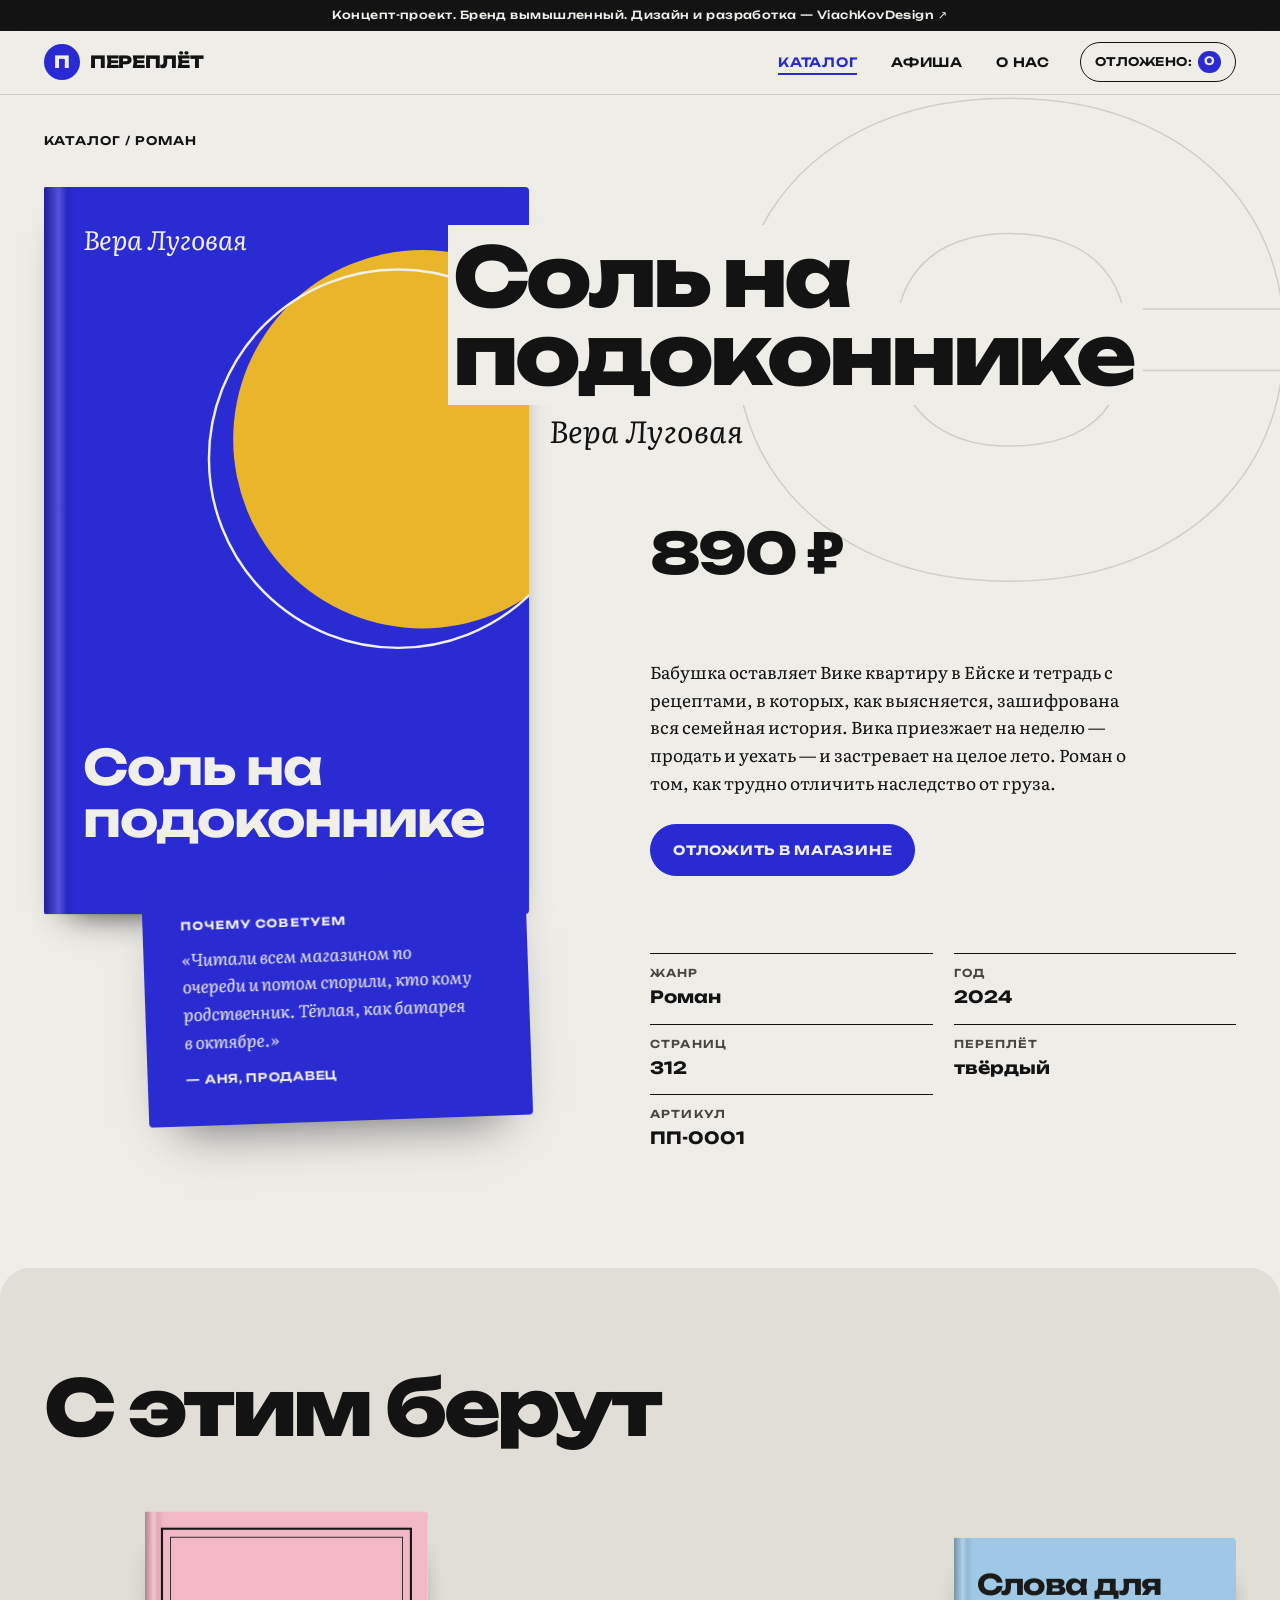
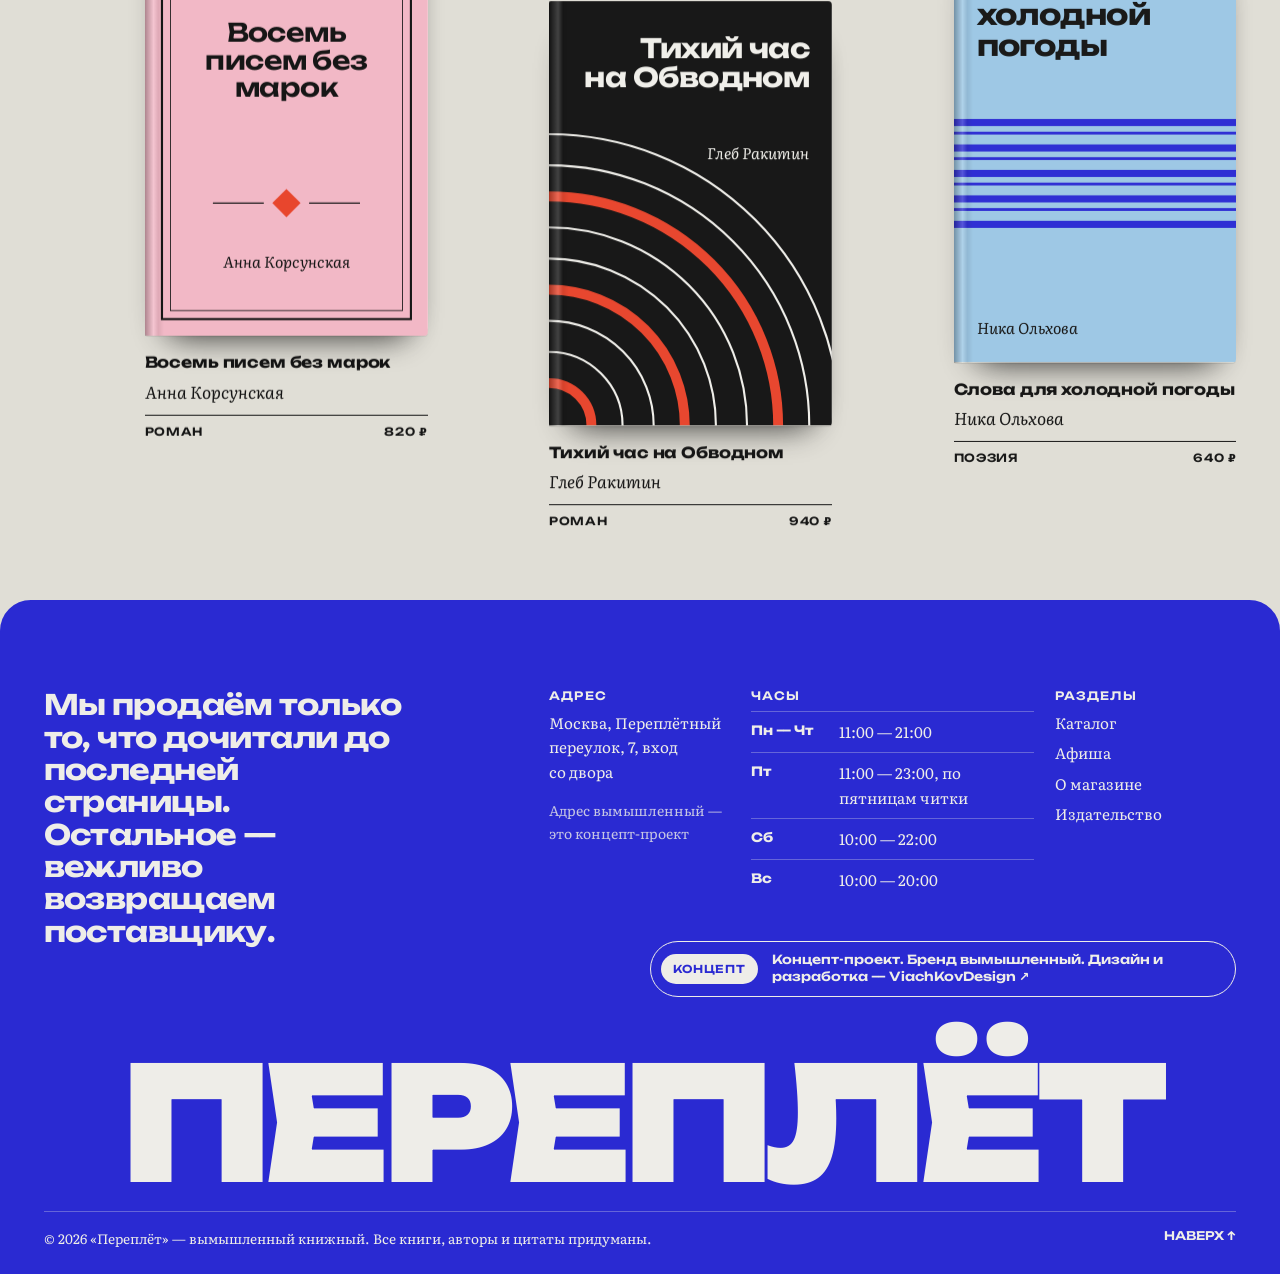
<file: book.html>
<!doctype html>
<html lang="ru">
<head><!--gen:head-->
<meta charset="utf-8">
<meta name="viewport" content="width=device-width, initial-scale=1">
<title>Книга — Переплёт</title>
<meta name="description" content="Книга из «Переплёта»: аннотация, почему советуем и отложить в магазине.">
<meta name="theme-color" content="#EEEDE8">
<meta name="color-scheme" content="light">
<link rel="canonical" href="https://viachkovdesign.github.io/pereplet-concept/book.html">
<meta property="og:type" content="website">
<meta property="og:url" content="https://viachkovdesign.github.io/pereplet-concept/book.html">
<meta property="og:locale" content="ru_RU">
<meta property="og:site_name" content="Переплёт">
<meta property="og:title" content="Книга — Переплёт">
<meta property="og:description" content="Книга из «Переплёта»: аннотация, почему советуем и отложить в магазине.">
<meta property="og:image" content="https://viachkovdesign.github.io/pereplet-concept/img/og.png">
<meta property="og:image:width" content="1200">
<meta property="og:image:height" content="630">
<meta name="twitter:card" content="summary_large_image">
<link rel="icon" href="img/favicon.svg" type="image/svg+xml">
<link rel="icon" href="img/favicon-32.png" sizes="32x32" type="image/png">
<link rel="apple-touch-icon" href="img/apple-touch-icon.png">
<link rel="preload" href="vendor/fonts/unbounded-cyrillic-wght-normal.woff2" as="font" type="font/woff2" crossorigin>
<link rel="preload" href="vendor/fonts/literata-cyrillic-wght-normal.woff2" as="font" type="font/woff2" crossorigin>
<link rel="stylesheet" href="css/style.css">
<script>document.documentElement.classList.add('js');try{if(sessionStorage.getItem('pp-curtain'))document.documentElement.classList.add('is-arriving')}catch(e){}</script>
<!--/gen:head--></head>
<body data-page="book" id="top">
<!--gen:header-->
<a class="skip" href="#main">К содержанию</a>
<p class="concept-bar"><a href="https://viachkovdesign.github.io" target="_blank" rel="noopener">Концепт-проект. Бренд вымышленный. Дизайн и разработка — ViachKovDesign<span aria-hidden="true"> ↗</span><span class="visually-hidden"> (откроется в новой вкладке)</span></a></p>
<header class="site-header" data-header>
  <a class="logo" href="index.html" data-magnetic><span class="logo__mark" aria-hidden="true">П</span><span class="logo__word">Переплёт</span><span class="visually-hidden"> — на главную</span></a>
  <nav class="nav" aria-label="Основное меню"><ul><li><a href="catalog.html" aria-current="page" data-magnetic>Каталог</a></li><li><a href="events.html" data-magnetic>Афиша</a></li><li><a href="about.html" data-magnetic>О нас</a></li></ul></nav>
  <button class="reserved-btn" type="button" data-reserved-open aria-haspopup="dialog"><span class="reserved-btn__label">отложено:</span> <b data-reserved-count>0</b></button>
  <button class="menu-btn" type="button" popovertarget="menu" aria-label="Открыть меню"><span></span><span></span></button>
</header>
<div class="menu" id="menu" popover>
  <button class="menu__close" type="button" popovertarget="menu" popovertargetaction="hide">Закрыть</button>
  <nav aria-label="Мобильное меню"><ul><li><a href="catalog.html" aria-current="page">Каталог</a></li><li><a href="events.html">Афиша</a></li><li><a href="about.html">О нас</a></li><li><a href="index.html">Главная</a></li></ul></nav>
  <p class="menu__note">Переплётный пер., 7 · каждый день с 10–11 утра</p>
</div>
<dialog class="drawer" data-drawer aria-labelledby="drawer-title">
  <div class="drawer__inner">
    <div class="drawer__head"><h2 id="drawer-title">Отложено</h2><button class="drawer__close" type="button" data-drawer-close>Закрыть</button></div>
    <ul class="drawer__list" data-drawer-list></ul>
    <p class="drawer__empty" data-drawer-empty>Пока пусто. Откройте любую книгу и нажмите «Отложить в магазине».</p>
    <p class="drawer__note">Держим книги 3 дня. Это демо: на самом деле никто ничего не держит, но приятно же.</p>
  </div>
</dialog>
<div class="curtain" aria-hidden="true"><span class="curtain__spine"></span><span class="curtain__word">Переплёт</span></div>
<!--/gen:header-->
<!--gen:sprite--><svg class="sprite" aria-hidden="true" focusable="false" width="0" height="0"><symbol id="c-sol" viewBox="0 0 200 300"><rect width="200" height="300" fill="#2B2BD4"/><circle cx="156" cy="104" r="78" fill="#E9B52B"/><circle cx="156" cy="104" r="78" fill="none" stroke="#F0EFEA" stroke-width="1" transform="translate(-10 8)"/><text x="16" y="246.4" font-family="Unbounded, Arial Black, sans-serif" font-weight="700" font-size="20" fill="#F0EFEA" text-anchor="start" letter-spacing="-0.4"><tspan x="16" dy="0">Соль на</tspan><tspan x="16" dy="21.6">подоконнике</tspan></text><text x="16" y="26" font-family="Literata, Georgia, serif" font-style="italic" font-size="11" fill="#F0EFEA" text-anchor="start">Вера Луговая</text></symbol><symbol id="c-obvodny" viewBox="0 0 200 300"><rect width="200" height="300" fill="#151515"/><path d="M0 270 A30 30 0 0 1 30 300" fill="none" stroke="#E8452C" stroke-width="7"/><path d="M0 248 A52 52 0 0 1 52 300" fill="none" stroke="#F0EFEA" stroke-width="1.5"/><path d="M0 226 A74 74 0 0 1 74 300" fill="none" stroke="#F0EFEA" stroke-width="1.5"/><path d="M0 204 A96 96 0 0 1 96 300" fill="none" stroke="#E8452C" stroke-width="7"/><path d="M0 182 A118 118 0 0 1 118 300" fill="none" stroke="#F0EFEA" stroke-width="1.5"/><path d="M0 160 A140 140 0 0 1 140 300" fill="none" stroke="#F0EFEA" stroke-width="1.5"/><path d="M0 138 A162 162 0 0 1 162 300" fill="none" stroke="#E8452C" stroke-width="7"/><path d="M0 116 A184 184 0 0 1 184 300" fill="none" stroke="#F0EFEA" stroke-width="1.5"/><path d="M0 94 A206 206 0 0 1 206 300" fill="none" stroke="#F0EFEA" stroke-width="1.5"/><text x="184" y="40" font-family="Unbounded, Arial Black, sans-serif" font-weight="700" font-size="19" fill="#F0EFEA" text-anchor="end" letter-spacing="-0.4"><tspan x="184" dy="0">Тихий час</tspan><tspan x="184" dy="20.520000000000003">на Обводном</tspan></text><text x="184" y="112" font-family="Literata, Georgia, serif" font-style="italic" font-size="11" fill="#F0EFEA" text-anchor="end">Глеб Ракитин</text></symbol><symbol id="c-pisma" viewBox="0 0 200 300"><rect width="200" height="300" fill="#F2B8C6"/><rect x="12" y="12" width="176" height="276" fill="none" stroke="#151515" stroke-width="1.5"/><rect x="18" y="18" width="164" height="264" fill="none" stroke="#151515" stroke-width="0.6"/><path d="M100 196 l10 10 -10 10 -10 -10z" fill="#E8452C"/><path d="M48 206 H84 M116 206 H152" stroke="#151515" stroke-width="1"/><text x="100" y="92" font-family="Unbounded, Arial Black, sans-serif" font-weight="600" font-size="18" fill="#151515" text-anchor="middle" letter-spacing="-0.4"><tspan x="100" dy="0">Восемь</tspan><tspan x="100" dy="19.44">писем без</tspan><tspan x="100" dy="19.44">марок</tspan></text><text x="100" y="252" font-family="Literata, Georgia, serif" font-style="italic" font-size="11" fill="#151515" text-anchor="middle">Анна Корсунская</text></symbol><symbol id="c-iyul" viewBox="0 0 200 300"><rect width="200" height="300" fill="#E9B52B"/><path d="M0 300 L200 120 L200 300 Z" fill="#2B2BD4"/><path d="M0 262 L200 82" stroke="#151515" stroke-width="1.2"/><text x="16" y="40" font-family="Unbounded, Arial Black, sans-serif" font-weight="700" font-size="20" fill="#151515" text-anchor="start" letter-spacing="-0.4"><tspan x="16" dy="0">Июль,</tspan><tspan x="16" dy="21.6">который не</tspan><tspan x="16" dy="21.6">кончился</tspan></text><text x="184" y="286" font-family="Literata, Georgia, serif" font-style="italic" font-size="11" fill="#E9B52B" text-anchor="end">Тимур Ахмеров</text></symbol><symbol id="c-shov" viewBox="0 0 200 300"><rect width="200" height="300" fill="#F0EFEA"/><rect x="0" y="0" width="70" height="196" fill="#2B2BD4"/><rect x="70" y="120" width="76" height="76" fill="#151515"/><circle cx="108" cy="158" r="22" fill="#F0EFEA"/><rect x="146" y="40" width="54" height="16" fill="#151515"/><text x="16" y="228" font-family="Unbounded, Arial Black, sans-serif" font-weight="700" font-size="18" fill="#151515" text-anchor="start" letter-spacing="-0.4"><tspan x="16" dy="0">Как устроен</tspan><tspan x="16" dy="19.44">шов</tspan></text><text x="16" y="284" font-family="Literata, Georgia, serif" font-style="italic" font-size="11" fill="#151515" text-anchor="start">Ирина Белоконь</text><g transform="translate(176 22)"><circle r="11" fill="none" stroke="#151515" stroke-width="1.2"/><text y="4" font-family="Unbounded, Arial Black, sans-serif" font-size="10" font-weight="800" fill="#151515" text-anchor="middle">П</text></g></symbol><symbol id="c-salfetka" viewBox="0 0 200 300"><rect width="200" height="300" fill="#CFCBC2"/><rect x="0" y="0" width="200" height="96" fill="#CFCBC2"/><circle cx="20" cy="110" r="2" fill="#151515"/><circle cx="40" cy="110" r="2" fill="#151515"/><circle cx="60" cy="110" r="2" fill="#151515"/><circle cx="80" cy="110" r="2" fill="#151515"/><circle cx="100" cy="110" r="6" fill="#2B2BD4"/><circle cx="120" cy="110" r="2" fill="#151515"/><circle cx="140" cy="110" r="2" fill="#151515"/><circle cx="160" cy="110" r="2" fill="#151515"/><circle cx="180" cy="110" r="2" fill="#151515"/><circle cx="20" cy="125" r="2" fill="#151515"/><circle cx="40" cy="125" r="2" fill="#151515"/><circle cx="60" cy="125" r="2" fill="#151515"/><circle cx="80" cy="125" r="6" fill="#2B2BD4"/><circle cx="100" cy="125" r="2" fill="#151515"/><circle cx="120" cy="125" r="2" fill="#151515"/><circle cx="140" cy="125" r="2" fill="#151515"/><circle cx="160" cy="125" r="2" fill="#151515"/><circle cx="180" cy="125" r="6" fill="#2B2BD4"/><circle cx="20" cy="140" r="2" fill="#151515"/><circle cx="40" cy="140" r="2" fill="#151515"/><circle cx="60" cy="140" r="6" fill="#2B2BD4"/><circle cx="80" cy="140" r="2" fill="#151515"/><circle cx="100" cy="140" r="2" fill="#151515"/><circle cx="120" cy="140" r="2" fill="#151515"/><circle cx="140" cy="140" r="2" fill="#151515"/><circle cx="160" cy="140" r="6" fill="#2B2BD4"/><circle cx="180" cy="140" r="2" fill="#151515"/><circle cx="20" cy="155" r="2" fill="#151515"/><circle cx="40" cy="155" r="6" fill="#2B2BD4"/><circle cx="60" cy="155" r="2" fill="#151515"/><circle cx="80" cy="155" r="2" fill="#151515"/><circle cx="100" cy="155" r="2" fill="#151515"/><circle cx="120" cy="155" r="2" fill="#151515"/><circle cx="140" cy="155" r="6" fill="#2B2BD4"/><circle cx="160" cy="155" r="2" fill="#151515"/><circle cx="180" cy="155" r="2" fill="#151515"/><circle cx="20" cy="170" r="6" fill="#2B2BD4"/><circle cx="40" cy="170" r="2" fill="#151515"/><circle cx="60" cy="170" r="2" fill="#151515"/><circle cx="80" cy="170" r="2" fill="#151515"/><circle cx="100" cy="170" r="2" fill="#151515"/><circle cx="120" cy="170" r="6" fill="#2B2BD4"/><circle cx="140" cy="170" r="2" fill="#151515"/><circle cx="160" cy="170" r="2" fill="#151515"/><circle cx="180" cy="170" r="2" fill="#151515"/><circle cx="20" cy="185" r="2" fill="#151515"/><circle cx="40" cy="185" r="2" fill="#151515"/><circle cx="60" cy="185" r="2" fill="#151515"/><circle cx="80" cy="185" r="2" fill="#151515"/><circle cx="100" cy="185" r="6" fill="#2B2BD4"/><circle cx="120" cy="185" r="2" fill="#151515"/><circle cx="140" cy="185" r="2" fill="#151515"/><circle cx="160" cy="185" r="2" fill="#151515"/><circle cx="180" cy="185" r="2" fill="#151515"/><circle cx="20" cy="200" r="2" fill="#151515"/><circle cx="40" cy="200" r="2" fill="#151515"/><circle cx="60" cy="200" r="2" fill="#151515"/><circle cx="80" cy="200" r="6" fill="#2B2BD4"/><circle cx="100" cy="200" r="2" fill="#151515"/><circle cx="120" cy="200" r="2" fill="#151515"/><circle cx="140" cy="200" r="2" fill="#151515"/><circle cx="160" cy="200" r="2" fill="#151515"/><circle cx="180" cy="200" r="6" fill="#2B2BD4"/><circle cx="20" cy="215" r="2" fill="#151515"/><circle cx="40" cy="215" r="2" fill="#151515"/><circle cx="60" cy="215" r="6" fill="#2B2BD4"/><circle cx="80" cy="215" r="2" fill="#151515"/><circle cx="100" cy="215" r="2" fill="#151515"/><circle cx="120" cy="215" r="2" fill="#151515"/><circle cx="140" cy="215" r="2" fill="#151515"/><circle cx="160" cy="215" r="6" fill="#2B2BD4"/><circle cx="180" cy="215" r="2" fill="#151515"/><circle cx="20" cy="230" r="2" fill="#151515"/><circle cx="40" cy="230" r="6" fill="#2B2BD4"/><circle cx="60" cy="230" r="2" fill="#151515"/><circle cx="80" cy="230" r="2" fill="#151515"/><circle cx="100" cy="230" r="2" fill="#151515"/><circle cx="120" cy="230" r="2" fill="#151515"/><circle cx="140" cy="230" r="6" fill="#2B2BD4"/><circle cx="160" cy="230" r="2" fill="#151515"/><circle cx="180" cy="230" r="2" fill="#151515"/><circle cx="20" cy="245" r="6" fill="#2B2BD4"/><circle cx="40" cy="245" r="2" fill="#151515"/><circle cx="60" cy="245" r="2" fill="#151515"/><circle cx="80" cy="245" r="2" fill="#151515"/><circle cx="100" cy="245" r="2" fill="#151515"/><circle cx="120" cy="245" r="6" fill="#2B2BD4"/><circle cx="140" cy="245" r="2" fill="#151515"/><circle cx="160" cy="245" r="2" fill="#151515"/><circle cx="180" cy="245" r="2" fill="#151515"/><circle cx="20" cy="260" r="2" fill="#151515"/><circle cx="40" cy="260" r="2" fill="#151515"/><circle cx="60" cy="260" r="2" fill="#151515"/><circle cx="80" cy="260" r="2" fill="#151515"/><circle cx="100" cy="260" r="6" fill="#2B2BD4"/><circle cx="120" cy="260" r="2" fill="#151515"/><circle cx="140" cy="260" r="2" fill="#151515"/><circle cx="160" cy="260" r="2" fill="#151515"/><circle cx="180" cy="260" r="2" fill="#151515"/><circle cx="20" cy="275" r="2" fill="#151515"/><circle cx="40" cy="275" r="2" fill="#151515"/><circle cx="60" cy="275" r="2" fill="#151515"/><circle cx="80" cy="275" r="6" fill="#2B2BD4"/><circle cx="100" cy="275" r="2" fill="#151515"/><circle cx="120" cy="275" r="2" fill="#151515"/><circle cx="140" cy="275" r="2" fill="#151515"/><circle cx="160" cy="275" r="2" fill="#151515"/><circle cx="180" cy="275" r="6" fill="#2B2BD4"/><text x="16" y="38" font-family="Unbounded, Arial Black, sans-serif" font-weight="700" font-size="19" fill="#151515" text-anchor="start" letter-spacing="-0.4"><tspan x="16" dy="0">Город на</tspan><tspan x="16" dy="20.520000000000003">салфетке</tspan></text><text x="184" y="292" font-family="Literata, Georgia, serif" font-style="italic" font-size="11" fill="#151515" text-anchor="end">Павел Ерошин</text></symbol><symbol id="c-tishina" viewBox="0 0 200 300"><rect width="200" height="300" fill="#1F5C46"/><text x="-6" y="250" font-family="Unbounded, Arial Black, sans-serif" font-weight="900" font-size="190" fill="none" stroke="#E9B52B" stroke-width="2.5" letter-spacing="-10">23</text><rect x="16" y="262" width="40" height="4" fill="#E9B52B"/><text x="16" y="38" font-family="Unbounded, Arial Black, sans-serif" font-weight="700" font-size="20" fill="#F0EFEA" text-anchor="start" letter-spacing="-0.4"><tspan x="16" dy="0">Тишина в</tspan><tspan x="16" dy="21.6">цифрах</tspan></text><text x="16" y="284" font-family="Literata, Georgia, serif" font-style="italic" font-size="11" fill="#F0EFEA" text-anchor="start">Лев Сабуров</text></symbol><symbol id="c-vyveska" viewBox="0 0 200 300"><rect width="200" height="300" fill="#E8452C"/><text x="214" y="318" font-family="Unbounded, Arial Black, sans-serif" font-weight="900" font-size="300" fill="#F0EFEA" text-anchor="end" opacity="0.92">Х</text><text x="16" y="36" font-family="Unbounded, Arial Black, sans-serif" font-weight="700" font-size="18" fill="#151515" text-anchor="start" letter-spacing="-0.4"><tspan x="16" dy="0">Хлеб и</tspan><tspan x="16" dy="19.44">шрифт</tspan></text><text x="16" y="282" font-family="Literata, Georgia, serif" font-style="italic" font-size="11" fill="#151515" text-anchor="start">Ольга Ветлугина</text><g transform="translate(176 22)"><circle r="11" fill="none" stroke="#151515" stroke-width="1.2"/><text y="4" font-family="Unbounded, Arial Black, sans-serif" font-size="10" font-weight="800" fill="#151515" text-anchor="middle">П</text></g></symbol><symbol id="c-pogoda" viewBox="0 0 200 300"><rect width="200" height="300" fill="#9CC7E6"/><rect x="0" y="128" width="200" height="5" fill="#2B2BD4"/><rect x="0" y="137" width="200" height="2" fill="#2B2BD4"/><rect x="0" y="146" width="200" height="5" fill="#2B2BD4"/><rect x="0" y="155" width="200" height="2" fill="#2B2BD4"/><rect x="0" y="164" width="200" height="5" fill="#2B2BD4"/><rect x="0" y="173" width="200" height="2" fill="#2B2BD4"/><rect x="0" y="182" width="200" height="5" fill="#2B2BD4"/><rect x="0" y="191" width="200" height="2" fill="#2B2BD4"/><rect x="0" y="200" width="200" height="5" fill="#2B2BD4"/><text x="16" y="40" font-family="Unbounded, Arial Black, sans-serif" font-weight="700" font-size="20" fill="#151515" text-anchor="start" letter-spacing="-0.4"><tspan x="16" dy="0">Слова для</tspan><tspan x="16" dy="21.6">холодной</tspan><tspan x="16" dy="21.6">погоды</tspan></text><text x="16" y="280" font-family="Literata, Georgia, serif" font-style="italic" font-size="11" fill="#151515" text-anchor="start">Ника Ольхова</text></symbol><symbol id="c-sever" viewBox="0 0 200 300"><rect width="200" height="300" fill="#151515"/><path d="M-10 120 Q 15 110 40 120 T 90 120 T 140 120 T 190 120 T 240 120" fill="none" stroke="#F0EFEA" stroke-width="1.2"/><path d="M-10 133 Q 15 123 40 133 T 90 133 T 140 133 T 190 133 T 240 133" fill="none" stroke="#F0EFEA" stroke-width="1.2"/><path d="M-10 146 Q 15 136 40 146 T 90 146 T 140 146 T 190 146 T 240 146" fill="none" stroke="#F0EFEA" stroke-width="1.2"/><path d="M-10 159 Q 15 149 40 159 T 90 159 T 140 159 T 190 159 T 240 159" fill="none" stroke="#F0EFEA" stroke-width="1.2"/><path d="M-10 172 Q 15 162 40 172 T 90 172 T 140 172 T 190 172 T 240 172" fill="none" stroke="#9CC7E6" stroke-width="4"/><path d="M-10 185 Q 15 175 40 185 T 90 185 T 140 185 T 190 185 T 240 185" fill="none" stroke="#F0EFEA" stroke-width="1.2"/><path d="M-10 198 Q 15 188 40 198 T 90 198 T 140 198 T 190 198 T 240 198" fill="none" stroke="#F0EFEA" stroke-width="1.2"/><path d="M-10 211 Q 15 201 40 211 T 90 211 T 140 211 T 190 211 T 240 211" fill="none" stroke="#F0EFEA" stroke-width="1.2"/><path d="M-10 224 Q 15 214 40 224 T 90 224 T 140 224 T 190 224 T 240 224" fill="none" stroke="#F0EFEA" stroke-width="1.2"/><path d="M-10 237 Q 15 227 40 237 T 90 237 T 140 237 T 190 237 T 240 237" fill="none" stroke="#F0EFEA" stroke-width="1.2"/><path d="M-10 250 Q 15 240 40 250 T 90 250 T 140 250 T 190 250 T 240 250" fill="none" stroke="#F0EFEA" stroke-width="1.2"/><text x="16" y="40" font-family="Unbounded, Arial Black, sans-serif" font-weight="700" font-size="20" fill="#F0EFEA" text-anchor="start" letter-spacing="-0.4"><tspan x="16" dy="0">Карманный</tspan><tspan x="16" dy="21.6">север</tspan></text><text x="16" y="284" font-family="Literata, Georgia, serif" font-style="italic" font-size="11" fill="#F0EFEA" text-anchor="start">Степан Двинский</text><g transform="translate(176 22)"><circle r="11" fill="none" stroke="#F0EFEA" stroke-width="1.2"/><text y="4" font-family="Unbounded, Arial Black, sans-serif" font-size="10" font-weight="800" fill="#F0EFEA" text-anchor="middle">П</text></g></symbol><symbol id="c-morze" viewBox="0 0 200 300"><rect width="200" height="300" fill="#E8452C"/><rect x="0" y="0" width="200" height="96" fill="#E8452C"/><circle cx="20" cy="110" r="2" fill="#F0EFEA"/><circle cx="40" cy="110" r="2" fill="#F0EFEA"/><circle cx="60" cy="110" r="6" fill="#151515"/><circle cx="80" cy="110" r="2" fill="#F0EFEA"/><circle cx="100" cy="110" r="2" fill="#F0EFEA"/><circle cx="120" cy="110" r="2" fill="#F0EFEA"/><circle cx="140" cy="110" r="2" fill="#F0EFEA"/><circle cx="160" cy="110" r="6" fill="#151515"/><circle cx="180" cy="110" r="2" fill="#F0EFEA"/><circle cx="20" cy="125" r="2" fill="#F0EFEA"/><circle cx="40" cy="125" r="6" fill="#151515"/><circle cx="60" cy="125" r="2" fill="#F0EFEA"/><circle cx="80" cy="125" r="2" fill="#F0EFEA"/><circle cx="100" cy="125" r="2" fill="#F0EFEA"/><circle cx="120" cy="125" r="2" fill="#F0EFEA"/><circle cx="140" cy="125" r="6" fill="#151515"/><circle cx="160" cy="125" r="2" fill="#F0EFEA"/><circle cx="180" cy="125" r="2" fill="#F0EFEA"/><circle cx="20" cy="140" r="6" fill="#151515"/><circle cx="40" cy="140" r="2" fill="#F0EFEA"/><circle cx="60" cy="140" r="2" fill="#F0EFEA"/><circle cx="80" cy="140" r="2" fill="#F0EFEA"/><circle cx="100" cy="140" r="2" fill="#F0EFEA"/><circle cx="120" cy="140" r="6" fill="#151515"/><circle cx="140" cy="140" r="2" fill="#F0EFEA"/><circle cx="160" cy="140" r="2" fill="#F0EFEA"/><circle cx="180" cy="140" r="2" fill="#F0EFEA"/><circle cx="20" cy="155" r="2" fill="#F0EFEA"/><circle cx="40" cy="155" r="2" fill="#F0EFEA"/><circle cx="60" cy="155" r="2" fill="#F0EFEA"/><circle cx="80" cy="155" r="2" fill="#F0EFEA"/><circle cx="100" cy="155" r="6" fill="#151515"/><circle cx="120" cy="155" r="2" fill="#F0EFEA"/><circle cx="140" cy="155" r="2" fill="#F0EFEA"/><circle cx="160" cy="155" r="2" fill="#F0EFEA"/><circle cx="180" cy="155" r="2" fill="#F0EFEA"/><circle cx="20" cy="170" r="2" fill="#F0EFEA"/><circle cx="40" cy="170" r="2" fill="#F0EFEA"/><circle cx="60" cy="170" r="2" fill="#F0EFEA"/><circle cx="80" cy="170" r="6" fill="#151515"/><circle cx="100" cy="170" r="2" fill="#F0EFEA"/><circle cx="120" cy="170" r="2" fill="#F0EFEA"/><circle cx="140" cy="170" r="2" fill="#F0EFEA"/><circle cx="160" cy="170" r="2" fill="#F0EFEA"/><circle cx="180" cy="170" r="6" fill="#151515"/><circle cx="20" cy="185" r="2" fill="#F0EFEA"/><circle cx="40" cy="185" r="2" fill="#F0EFEA"/><circle cx="60" cy="185" r="6" fill="#151515"/><circle cx="80" cy="185" r="2" fill="#F0EFEA"/><circle cx="100" cy="185" r="2" fill="#F0EFEA"/><circle cx="120" cy="185" r="2" fill="#F0EFEA"/><circle cx="140" cy="185" r="2" fill="#F0EFEA"/><circle cx="160" cy="185" r="6" fill="#151515"/><circle cx="180" cy="185" r="2" fill="#F0EFEA"/><circle cx="20" cy="200" r="2" fill="#F0EFEA"/><circle cx="40" cy="200" r="6" fill="#151515"/><circle cx="60" cy="200" r="2" fill="#F0EFEA"/><circle cx="80" cy="200" r="2" fill="#F0EFEA"/><circle cx="100" cy="200" r="2" fill="#F0EFEA"/><circle cx="120" cy="200" r="2" fill="#F0EFEA"/><circle cx="140" cy="200" r="6" fill="#151515"/><circle cx="160" cy="200" r="2" fill="#F0EFEA"/><circle cx="180" cy="200" r="2" fill="#F0EFEA"/><circle cx="20" cy="215" r="6" fill="#151515"/><circle cx="40" cy="215" r="2" fill="#F0EFEA"/><circle cx="60" cy="215" r="2" fill="#F0EFEA"/><circle cx="80" cy="215" r="2" fill="#F0EFEA"/><circle cx="100" cy="215" r="2" fill="#F0EFEA"/><circle cx="120" cy="215" r="6" fill="#151515"/><circle cx="140" cy="215" r="2" fill="#F0EFEA"/><circle cx="160" cy="215" r="2" fill="#F0EFEA"/><circle cx="180" cy="215" r="2" fill="#F0EFEA"/><circle cx="20" cy="230" r="2" fill="#F0EFEA"/><circle cx="40" cy="230" r="2" fill="#F0EFEA"/><circle cx="60" cy="230" r="2" fill="#F0EFEA"/><circle cx="80" cy="230" r="2" fill="#F0EFEA"/><circle cx="100" cy="230" r="6" fill="#151515"/><circle cx="120" cy="230" r="2" fill="#F0EFEA"/><circle cx="140" cy="230" r="2" fill="#F0EFEA"/><circle cx="160" cy="230" r="2" fill="#F0EFEA"/><circle cx="180" cy="230" r="2" fill="#F0EFEA"/><circle cx="20" cy="245" r="2" fill="#F0EFEA"/><circle cx="40" cy="245" r="2" fill="#F0EFEA"/><circle cx="60" cy="245" r="2" fill="#F0EFEA"/><circle cx="80" cy="245" r="6" fill="#151515"/><circle cx="100" cy="245" r="2" fill="#F0EFEA"/><circle cx="120" cy="245" r="2" fill="#F0EFEA"/><circle cx="140" cy="245" r="2" fill="#F0EFEA"/><circle cx="160" cy="245" r="2" fill="#F0EFEA"/><circle cx="180" cy="245" r="6" fill="#151515"/><circle cx="20" cy="260" r="2" fill="#F0EFEA"/><circle cx="40" cy="260" r="2" fill="#F0EFEA"/><circle cx="60" cy="260" r="6" fill="#151515"/><circle cx="80" cy="260" r="2" fill="#F0EFEA"/><circle cx="100" cy="260" r="2" fill="#F0EFEA"/><circle cx="120" cy="260" r="2" fill="#F0EFEA"/><circle cx="140" cy="260" r="2" fill="#F0EFEA"/><circle cx="160" cy="260" r="6" fill="#151515"/><circle cx="180" cy="260" r="2" fill="#F0EFEA"/><circle cx="20" cy="275" r="2" fill="#F0EFEA"/><circle cx="40" cy="275" r="6" fill="#151515"/><circle cx="60" cy="275" r="2" fill="#F0EFEA"/><circle cx="80" cy="275" r="2" fill="#F0EFEA"/><circle cx="100" cy="275" r="2" fill="#F0EFEA"/><circle cx="120" cy="275" r="2" fill="#F0EFEA"/><circle cx="140" cy="275" r="6" fill="#151515"/><circle cx="160" cy="275" r="2" fill="#F0EFEA"/><circle cx="180" cy="275" r="2" fill="#F0EFEA"/><text x="16" y="38" font-family="Unbounded, Arial Black, sans-serif" font-weight="700" font-size="19" fill="#F0EFEA" text-anchor="start" letter-spacing="-0.4"><tspan x="16" dy="0">Морзе для</tspan><tspan x="16" dy="20.520000000000003">двоих</tspan></text><text x="184" y="292" font-family="Literata, Georgia, serif" font-style="italic" font-size="11" fill="#F0EFEA" text-anchor="end">Даша Плёс</text></symbol><symbol id="c-okna" viewBox="0 0 200 300"><rect width="200" height="300" fill="#2B2BD4"/><text x="-6" y="250" font-family="Unbounded, Arial Black, sans-serif" font-weight="900" font-size="190" fill="none" stroke="#E9B52B" stroke-width="2.5" letter-spacing="-10">26</text><rect x="16" y="262" width="40" height="4" fill="#E9B52B"/><text x="16" y="38" font-family="Unbounded, Arial Black, sans-serif" font-weight="700" font-size="20" fill="#F0EFEA" text-anchor="start" letter-spacing="-0.4"><tspan x="16" dy="0">Сорок</tspan><tspan x="16" dy="21.6">четыре окна</tspan></text><text x="16" y="284" font-family="Literata, Georgia, serif" font-style="italic" font-size="11" fill="#F0EFEA" text-anchor="start">Илья Гранов</text></symbol><symbol id="c-kovrik" viewBox="0 0 200 300"><rect width="200" height="300" fill="#E9B52B"/><rect x="0" y="0" width="70" height="196" fill="#E8452C"/><rect x="70" y="120" width="76" height="76" fill="#151515"/><circle cx="108" cy="158" r="22" fill="#E9B52B"/><rect x="146" y="40" width="54" height="16" fill="#151515"/><text x="16" y="228" font-family="Unbounded, Arial Black, sans-serif" font-weight="700" font-size="18" fill="#151515" text-anchor="start" letter-spacing="-0.4"><tspan x="16" dy="0">Ключ под</tspan><tspan x="16" dy="19.44">ковриком № 7</tspan></text><text x="16" y="284" font-family="Literata, Georgia, serif" font-style="italic" font-size="11" fill="#151515" text-anchor="start">Эдуард Лапин</text></symbol><symbol id="c-koreshok" viewBox="0 0 200 300"><rect width="200" height="300" fill="#151515"/><text x="214" y="318" font-family="Unbounded, Arial Black, sans-serif" font-weight="900" font-size="300" fill="#E8452C" text-anchor="end" opacity="0.92">Т</text><text x="16" y="36" font-family="Unbounded, Arial Black, sans-serif" font-weight="700" font-size="18" fill="#F0EFEA" text-anchor="start" letter-spacing="-0.4"><tspan x="16" dy="0">Тень на</tspan><tspan x="16" dy="19.44">корешке</tspan></text><text x="16" y="282" font-family="Literata, Georgia, serif" font-style="italic" font-size="11" fill="#F0EFEA" text-anchor="start">Римма Свешникова</text></symbol><symbol id="c-tver" viewBox="0 0 200 300"><rect width="200" height="300" fill="#CFCBC2"/><path d="M0 300 L200 120 L200 300 Z" fill="#E8452C"/><path d="M0 262 L200 82" stroke="#151515" stroke-width="1.2"/><text x="16" y="40" font-family="Unbounded, Arial Black, sans-serif" font-weight="700" font-size="20" fill="#151515" text-anchor="start" letter-spacing="-0.4"><tspan x="16" dy="0">Шесть минут</tspan><tspan x="16" dy="21.6">до Твери</tspan></text><text x="184" y="286" font-family="Literata, Georgia, serif" font-style="italic" font-size="11" fill="#CFCBC2" text-anchor="end">Аркадий Мельц</text></symbol><symbol id="c-bergamot" viewBox="0 0 200 300"><rect width="200" height="300" fill="#1F5C46"/><circle cx="149" cy="103" r="78" fill="#F2B8C6"/><circle cx="149" cy="103" r="78" fill="none" stroke="#F0EFEA" stroke-width="1" transform="translate(-10 8)"/><text x="16" y="220.48" font-family="Unbounded, Arial Black, sans-serif" font-weight="700" font-size="22" fill="#F0EFEA" text-anchor="start" letter-spacing="-0.4"><tspan x="16" dy="0">Чай с</tspan><tspan x="16" dy="23.76">бергамотом</tspan><tspan x="16" dy="23.76">и алиби</tspan></text><text x="16" y="26" font-family="Literata, Georgia, serif" font-style="italic" font-size="11" fill="#F0EFEA" text-anchor="start">Зоя Кречет</text></symbol><symbol id="c-olhovka" viewBox="0 0 200 300"><rect width="200" height="300" fill="#2B2BD4"/><path d="M0 270 A30 30 0 0 1 30 300" fill="none" stroke="#E8452C" stroke-width="7"/><path d="M0 248 A52 52 0 0 1 52 300" fill="none" stroke="#F0EFEA" stroke-width="1.5"/><path d="M0 226 A74 74 0 0 1 74 300" fill="none" stroke="#F0EFEA" stroke-width="1.5"/><path d="M0 204 A96 96 0 0 1 96 300" fill="none" stroke="#E8452C" stroke-width="7"/><path d="M0 182 A118 118 0 0 1 118 300" fill="none" stroke="#F0EFEA" stroke-width="1.5"/><path d="M0 160 A140 140 0 0 1 140 300" fill="none" stroke="#F0EFEA" stroke-width="1.5"/><path d="M0 138 A162 162 0 0 1 162 300" fill="none" stroke="#E8452C" stroke-width="7"/><path d="M0 116 A184 184 0 0 1 184 300" fill="none" stroke="#F0EFEA" stroke-width="1.5"/><path d="M0 94 A206 206 0 0 1 206 300" fill="none" stroke="#F0EFEA" stroke-width="1.5"/><text x="184" y="40" font-family="Unbounded, Arial Black, sans-serif" font-weight="700" font-size="19" fill="#F0EFEA" text-anchor="end" letter-spacing="-0.4"><tspan x="184" dy="0">Станция</tspan><tspan x="184" dy="20.520000000000003">«Ольховка»</tspan><tspan x="184" dy="20.520000000000003">не отвечает</tspan></text><text x="184" y="112" font-family="Literata, Georgia, serif" font-style="italic" font-size="11" fill="#F0EFEA" text-anchor="end">Кир Велесов</text></symbol><symbol id="c-dozhd" viewBox="0 0 200 300"><rect width="200" height="300" fill="#CFCBC2"/><path d="M-10 120 Q 15 112 40 120 T 90 120 T 140 120 T 190 120 T 240 120" fill="none" stroke="#151515" stroke-width="1.2"/><path d="M-10 133 Q 15 125 40 133 T 90 133 T 140 133 T 190 133 T 240 133" fill="none" stroke="#151515" stroke-width="1.2"/><path d="M-10 146 Q 15 138 40 146 T 90 146 T 140 146 T 190 146 T 240 146" fill="none" stroke="#151515" stroke-width="1.2"/><path d="M-10 159 Q 15 151 40 159 T 90 159 T 140 159 T 190 159 T 240 159" fill="none" stroke="#151515" stroke-width="1.2"/><path d="M-10 172 Q 15 164 40 172 T 90 172 T 140 172 T 190 172 T 240 172" fill="none" stroke="#2B2BD4" stroke-width="4"/><path d="M-10 185 Q 15 177 40 185 T 90 185 T 140 185 T 190 185 T 240 185" fill="none" stroke="#151515" stroke-width="1.2"/><path d="M-10 198 Q 15 190 40 198 T 90 198 T 140 198 T 190 198 T 240 198" fill="none" stroke="#151515" stroke-width="1.2"/><path d="M-10 211 Q 15 203 40 211 T 90 211 T 140 211 T 190 211 T 240 211" fill="none" stroke="#151515" stroke-width="1.2"/><path d="M-10 224 Q 15 216 40 224 T 90 224 T 140 224 T 190 224 T 240 224" fill="none" stroke="#151515" stroke-width="1.2"/><path d="M-10 237 Q 15 229 40 237 T 90 237 T 140 237 T 190 237 T 240 237" fill="none" stroke="#151515" stroke-width="1.2"/><path d="M-10 250 Q 15 242 40 250 T 90 250 T 140 250 T 190 250 T 240 250" fill="none" stroke="#151515" stroke-width="1.2"/><text x="16" y="40" font-family="Unbounded, Arial Black, sans-serif" font-weight="700" font-size="20" fill="#151515" text-anchor="start" letter-spacing="-0.4"><tspan x="16" dy="0">Люди,</tspan><tspan x="16" dy="21.6">которые</tspan><tspan x="16" dy="21.6">помнят</tspan><tspan x="16" dy="21.6">дождь</tspan></text><text x="16" y="284" font-family="Literata, Georgia, serif" font-style="italic" font-size="11" fill="#151515" text-anchor="start">Алиса Март</text></symbol><symbol id="c-arhiv" viewBox="0 0 200 300"><rect width="200" height="300" fill="#6B4FB8"/><rect x="0" y="128" width="200" height="5" fill="#E9B52B"/><rect x="0" y="137" width="200" height="2" fill="#E9B52B"/><rect x="0" y="146" width="200" height="5" fill="#E9B52B"/><rect x="0" y="155" width="200" height="2" fill="#E9B52B"/><rect x="0" y="164" width="200" height="5" fill="#E9B52B"/><rect x="0" y="173" width="200" height="2" fill="#E9B52B"/><rect x="0" y="182" width="200" height="5" fill="#E9B52B"/><rect x="0" y="191" width="200" height="2" fill="#E9B52B"/><rect x="0" y="200" width="200" height="5" fill="#E9B52B"/><text x="16" y="40" font-family="Unbounded, Arial Black, sans-serif" font-weight="700" font-size="20" fill="#F0EFEA" text-anchor="start" letter-spacing="-0.4"><tspan x="16" dy="0">Архив</tspan><tspan x="16" dy="21.6">сновидений</tspan><tspan x="16" dy="21.6">города Н.</tspan></text><text x="16" y="280" font-family="Literata, Georgia, serif" font-style="italic" font-size="11" fill="#F0EFEA" text-anchor="start">Феликс Ормин</text></symbol><symbol id="c-etazh" viewBox="0 0 200 300"><rect width="200" height="300" fill="#151515"/><rect x="12" y="12" width="176" height="276" fill="none" stroke="#E9B52B" stroke-width="1.5"/><rect x="18" y="18" width="164" height="264" fill="none" stroke="#E9B52B" stroke-width="0.6"/><path d="M100 196 l10 10 -10 10 -10 -10z" fill="#F0EFEA"/><path d="M48 206 H84 M116 206 H152" stroke="#E9B52B" stroke-width="1"/><text x="100" y="92" font-family="Unbounded, Arial Black, sans-serif" font-weight="600" font-size="18" fill="#E9B52B" text-anchor="middle" letter-spacing="-0.4"><tspan x="100" dy="0">Нулевой</tspan><tspan x="100" dy="19.44">этаж</tspan></text><text x="100" y="252" font-family="Literata, Georgia, serif" font-style="italic" font-size="11" fill="#E9B52B" text-anchor="middle">Ян Сорокопут</text></symbol><symbol id="c-enot" viewBox="0 0 200 300"><rect width="200" height="300" fill="#E9B52B"/><circle cx="154" cy="101" r="78" fill="#E8452C"/><circle cx="154" cy="101" r="78" fill="none" stroke="#151515" stroke-width="1" transform="translate(-10 8)"/><text x="16" y="196.72" font-family="Unbounded, Arial Black, sans-serif" font-weight="700" font-size="22" fill="#151515" text-anchor="start" letter-spacing="-0.4"><tspan x="16" dy="0">Енот</tspan><tspan x="16" dy="23.76">Тимофей и</tspan><tspan x="16" dy="23.76">потерянная</tspan><tspan x="16" dy="23.76">пуговица</tspan></text><text x="16" y="26" font-family="Literata, Georgia, serif" font-style="italic" font-size="11" fill="#151515" text-anchor="start">Лида Капустина</text></symbol><symbol id="c-kit" viewBox="0 0 200 300"><rect width="200" height="300" fill="#9CC7E6"/><path d="M-10 120 Q 15 109 40 120 T 90 120 T 140 120 T 190 120 T 240 120" fill="none" stroke="#151515" stroke-width="1.2"/><path d="M-10 133 Q 15 122 40 133 T 90 133 T 140 133 T 190 133 T 240 133" fill="none" stroke="#151515" stroke-width="1.2"/><path d="M-10 146 Q 15 135 40 146 T 90 146 T 140 146 T 190 146 T 240 146" fill="none" stroke="#151515" stroke-width="1.2"/><path d="M-10 159 Q 15 148 40 159 T 90 159 T 140 159 T 190 159 T 240 159" fill="none" stroke="#151515" stroke-width="1.2"/><path d="M-10 172 Q 15 161 40 172 T 90 172 T 140 172 T 190 172 T 240 172" fill="none" stroke="#2B2BD4" stroke-width="4"/><path d="M-10 185 Q 15 174 40 185 T 90 185 T 140 185 T 190 185 T 240 185" fill="none" stroke="#151515" stroke-width="1.2"/><path d="M-10 198 Q 15 187 40 198 T 90 198 T 140 198 T 190 198 T 240 198" fill="none" stroke="#151515" stroke-width="1.2"/><path d="M-10 211 Q 15 200 40 211 T 90 211 T 140 211 T 190 211 T 240 211" fill="none" stroke="#151515" stroke-width="1.2"/><path d="M-10 224 Q 15 213 40 224 T 90 224 T 140 224 T 190 224 T 240 224" fill="none" stroke="#151515" stroke-width="1.2"/><path d="M-10 237 Q 15 226 40 237 T 90 237 T 140 237 T 190 237 T 240 237" fill="none" stroke="#151515" stroke-width="1.2"/><path d="M-10 250 Q 15 239 40 250 T 90 250 T 140 250 T 190 250 T 240 250" fill="none" stroke="#151515" stroke-width="1.2"/><text x="16" y="40" font-family="Unbounded, Arial Black, sans-serif" font-weight="700" font-size="20" fill="#151515" text-anchor="start" letter-spacing="-0.4"><tspan x="16" dy="0">Как кит</tspan><tspan x="16" dy="21.6">учился</tspan><tspan x="16" dy="21.6">шептать</tspan></text><text x="16" y="284" font-family="Literata, Georgia, serif" font-style="italic" font-size="11" fill="#151515" text-anchor="start">Маргарита Ярцева</text></symbol><symbol id="c-dela" viewBox="0 0 200 300"><rect width="200" height="300" fill="#F2B8C6"/><rect x="0" y="0" width="200" height="96" fill="#F2B8C6"/><circle cx="20" cy="110" r="2" fill="#151515"/><circle cx="40" cy="110" r="2" fill="#151515"/><circle cx="60" cy="110" r="6" fill="#2B2BD4"/><circle cx="80" cy="110" r="2" fill="#151515"/><circle cx="100" cy="110" r="2" fill="#151515"/><circle cx="120" cy="110" r="2" fill="#151515"/><circle cx="140" cy="110" r="2" fill="#151515"/><circle cx="160" cy="110" r="6" fill="#2B2BD4"/><circle cx="180" cy="110" r="2" fill="#151515"/><circle cx="20" cy="125" r="2" fill="#151515"/><circle cx="40" cy="125" r="6" fill="#2B2BD4"/><circle cx="60" cy="125" r="2" fill="#151515"/><circle cx="80" cy="125" r="2" fill="#151515"/><circle cx="100" cy="125" r="2" fill="#151515"/><circle cx="120" cy="125" r="2" fill="#151515"/><circle cx="140" cy="125" r="6" fill="#2B2BD4"/><circle cx="160" cy="125" r="2" fill="#151515"/><circle cx="180" cy="125" r="2" fill="#151515"/><circle cx="20" cy="140" r="6" fill="#2B2BD4"/><circle cx="40" cy="140" r="2" fill="#151515"/><circle cx="60" cy="140" r="2" fill="#151515"/><circle cx="80" cy="140" r="2" fill="#151515"/><circle cx="100" cy="140" r="2" fill="#151515"/><circle cx="120" cy="140" r="6" fill="#2B2BD4"/><circle cx="140" cy="140" r="2" fill="#151515"/><circle cx="160" cy="140" r="2" fill="#151515"/><circle cx="180" cy="140" r="2" fill="#151515"/><circle cx="20" cy="155" r="2" fill="#151515"/><circle cx="40" cy="155" r="2" fill="#151515"/><circle cx="60" cy="155" r="2" fill="#151515"/><circle cx="80" cy="155" r="2" fill="#151515"/><circle cx="100" cy="155" r="6" fill="#2B2BD4"/><circle cx="120" cy="155" r="2" fill="#151515"/><circle cx="140" cy="155" r="2" fill="#151515"/><circle cx="160" cy="155" r="2" fill="#151515"/><circle cx="180" cy="155" r="2" fill="#151515"/><circle cx="20" cy="170" r="2" fill="#151515"/><circle cx="40" cy="170" r="2" fill="#151515"/><circle cx="60" cy="170" r="2" fill="#151515"/><circle cx="80" cy="170" r="6" fill="#2B2BD4"/><circle cx="100" cy="170" r="2" fill="#151515"/><circle cx="120" cy="170" r="2" fill="#151515"/><circle cx="140" cy="170" r="2" fill="#151515"/><circle cx="160" cy="170" r="2" fill="#151515"/><circle cx="180" cy="170" r="6" fill="#2B2BD4"/><circle cx="20" cy="185" r="2" fill="#151515"/><circle cx="40" cy="185" r="2" fill="#151515"/><circle cx="60" cy="185" r="6" fill="#2B2BD4"/><circle cx="80" cy="185" r="2" fill="#151515"/><circle cx="100" cy="185" r="2" fill="#151515"/><circle cx="120" cy="185" r="2" fill="#151515"/><circle cx="140" cy="185" r="2" fill="#151515"/><circle cx="160" cy="185" r="6" fill="#2B2BD4"/><circle cx="180" cy="185" r="2" fill="#151515"/><circle cx="20" cy="200" r="2" fill="#151515"/><circle cx="40" cy="200" r="6" fill="#2B2BD4"/><circle cx="60" cy="200" r="2" fill="#151515"/><circle cx="80" cy="200" r="2" fill="#151515"/><circle cx="100" cy="200" r="2" fill="#151515"/><circle cx="120" cy="200" r="2" fill="#151515"/><circle cx="140" cy="200" r="6" fill="#2B2BD4"/><circle cx="160" cy="200" r="2" fill="#151515"/><circle cx="180" cy="200" r="2" fill="#151515"/><circle cx="20" cy="215" r="6" fill="#2B2BD4"/><circle cx="40" cy="215" r="2" fill="#151515"/><circle cx="60" cy="215" r="2" fill="#151515"/><circle cx="80" cy="215" r="2" fill="#151515"/><circle cx="100" cy="215" r="2" fill="#151515"/><circle cx="120" cy="215" r="6" fill="#2B2BD4"/><circle cx="140" cy="215" r="2" fill="#151515"/><circle cx="160" cy="215" r="2" fill="#151515"/><circle cx="180" cy="215" r="2" fill="#151515"/><circle cx="20" cy="230" r="2" fill="#151515"/><circle cx="40" cy="230" r="2" fill="#151515"/><circle cx="60" cy="230" r="2" fill="#151515"/><circle cx="80" cy="230" r="2" fill="#151515"/><circle cx="100" cy="230" r="6" fill="#2B2BD4"/><circle cx="120" cy="230" r="2" fill="#151515"/><circle cx="140" cy="230" r="2" fill="#151515"/><circle cx="160" cy="230" r="2" fill="#151515"/><circle cx="180" cy="230" r="2" fill="#151515"/><circle cx="20" cy="245" r="2" fill="#151515"/><circle cx="40" cy="245" r="2" fill="#151515"/><circle cx="60" cy="245" r="2" fill="#151515"/><circle cx="80" cy="245" r="6" fill="#2B2BD4"/><circle cx="100" cy="245" r="2" fill="#151515"/><circle cx="120" cy="245" r="2" fill="#151515"/><circle cx="140" cy="245" r="2" fill="#151515"/><circle cx="160" cy="245" r="2" fill="#151515"/><circle cx="180" cy="245" r="6" fill="#2B2BD4"/><circle cx="20" cy="260" r="2" fill="#151515"/><circle cx="40" cy="260" r="2" fill="#151515"/><circle cx="60" cy="260" r="6" fill="#2B2BD4"/><circle cx="80" cy="260" r="2" fill="#151515"/><circle cx="100" cy="260" r="2" fill="#151515"/><circle cx="120" cy="260" r="2" fill="#151515"/><circle cx="140" cy="260" r="2" fill="#151515"/><circle cx="160" cy="260" r="6" fill="#2B2BD4"/><circle cx="180" cy="260" r="2" fill="#151515"/><circle cx="20" cy="275" r="2" fill="#151515"/><circle cx="40" cy="275" r="6" fill="#2B2BD4"/><circle cx="60" cy="275" r="2" fill="#151515"/><circle cx="80" cy="275" r="2" fill="#151515"/><circle cx="100" cy="275" r="2" fill="#151515"/><circle cx="120" cy="275" r="2" fill="#151515"/><circle cx="140" cy="275" r="6" fill="#2B2BD4"/><circle cx="160" cy="275" r="2" fill="#151515"/><circle cx="180" cy="275" r="2" fill="#151515"/><text x="16" y="38" font-family="Unbounded, Arial Black, sans-serif" font-weight="700" font-size="17" fill="#151515" text-anchor="start" letter-spacing="-0.4"><tspan x="16" dy="0">Большая книга</tspan><tspan x="16" dy="18.36">маленьких дел</tspan></text><text x="184" y="292" font-family="Literata, Georgia, serif" font-style="italic" font-size="11" fill="#151515" text-anchor="end">Сева Пташкин</text></symbol><symbol id="c-ulitka" viewBox="0 0 200 300"><rect width="200" height="300" fill="#F0EFEA"/><path d="M0 300 L200 120 L200 300 Z" fill="#2B2BD4"/><path d="M0 262 L200 82" stroke="#151515" stroke-width="1.2"/><text x="16" y="40" font-family="Unbounded, Arial Black, sans-serif" font-weight="700" font-size="20" fill="#151515" text-anchor="start" letter-spacing="-0.4"><tspan x="16" dy="0">Улитка едет</tspan><tspan x="16" dy="21.6">на море</tspan></text><text x="184" y="286" font-family="Literata, Georgia, serif" font-style="italic" font-size="11" fill="#F0EFEA" text-anchor="end">Оля Синичкина</text></symbol></svg><!--/gen:sprite-->
<main id="main" class="book-page">
  <div class="books" data-books><!--gen:books-->
<article class="book" id="sol" data-book="sol" data-title="Соль на подоконнике" data-author="Вера Луговая" aria-labelledby="t-sol">
  <div class="book__hero grid">
    <nav class="book__crumbs" aria-label="Хлебные крошки"><a href="catalog.html">Каталог</a> <span aria-hidden="true">/</span> <a href="catalog.html?genre=%D0%A0%D0%BE%D0%BC%D0%B0%D0%BD">Роман</a></nav>
    <span class="book__letter" aria-hidden="true">С</span>
    <div class="cover cover--xl book__cover" style="--spine:#E9B52B"><span class="cover__pages" aria-hidden="true"></span><svg class="cover__front" viewBox="0 0 200 300" role="img" aria-label="Обложка книги «Соль на подоконнике», автор Вера Луговая" focusable="false"><use href="#c-sol"/></svg></div>
    <div class="book__head">
      
      <h1 class="book__title" id="t-sol"><span>Соль на подоконнике</span></h1>
      <p class="book__author">Вера Луговая</p>
    </div>
    <p class="book__price"><span class="visually-hidden">Цена: </span>890 ₽</p>
    <div class="book__text">
      <p class="book__annotation">Бабушка оставляет Вике квартиру в Ейске и тетрадь с рецептами, в которых, как выясняется, зашифрована вся семейная история. Вика приезжает на неделю — продать и уехать — и застревает на целое лето. Роман о том, как трудно отличить наследство от груза.</p>
      <details class="reserve" data-reserve>
        <summary class="btn btn--accent"><span class="btn__label" data-text="Отложить в магазине">Отложить в магазине</span></summary>
        <form class="form reserve__form" data-reserve-form data-id="sol" novalidate>
          <p class="form__lead">Держим книгу 3 дня. Заберёте на кассе — оплата на месте.</p>
          <div class="field"><label for="rn-sol">Имя</label><input id="rn-sol" name="name" autocomplete="given-name" required minlength="2" placeholder="Как к вам обращаться"></div>
          <div class="field"><label for="rp-sol">Телефон</label><input id="rp-sol" name="phone" type="tel" autocomplete="tel" required inputmode="tel" placeholder="+7 900 000-00-00"></div>
          <p class="form__error" role="alert" data-error></p>
          <button class="btn btn--ink" type="submit"><span class="btn__label" data-text="Отложить">Отложить</span></button>
          <noscript><p class="form__lead">Демо-форма работает при включённом JavaScript.</p></noscript>
        </form>
        <p class="reserve__done" role="status" data-done></p>
      </details>
    </div>
    <blockquote class="book__why">
      <p class="book__why-label">Почему советуем</p>
      <p>«Читали всем магазином по очереди и потом спорили, кто кому родственник. Тёплая, как батарея в октябре.»</p>
      <footer>— Аня, продавец</footer>
    </blockquote>
    <dl class="book__specs">
      <div><dt>Жанр</dt><dd>Роман</dd></div>
      <div><dt>Год</dt><dd>2024</dd></div>
      <div><dt>Страниц</dt><dd>312</dd></div>
      <div><dt>Переплёт</dt><dd>твёрдый</dd></div>
      <div><dt>Артикул</dt><dd>ПП-0001</dd></div>
    </dl>
  </div>
  <section class="related" aria-labelledby="rel-sol">
    <h2 class="related__title" id="rel-sol">С этим берут</h2>
    <div class="related__list">
<article class="card related__card related__card--1" data-id="pisma">
  <a class="card__link" href="book.html?id=pisma#pisma" data-cover-link>
    <div class="cover " style="--spine:#E8452C"><span class="cover__pages" aria-hidden="true"></span><svg class="cover__front" viewBox="0 0 200 300" aria-hidden="true" focusable="false"><use href="#c-pisma"/></svg></div>
    <h3 class="card__title">Восемь писем без марок</h3>
    <p class="card__author">Анна Корсунская</p>
    <p class="card__meta"><span>Роман</span><span>820 ₽</span></p>
  </a>
</article>
<article class="card related__card related__card--2" data-id="obvodny">
  <a class="card__link" href="book.html?id=obvodny#obvodny" data-cover-link>
    <div class="cover " style="--spine:#E8452C"><span class="cover__pages" aria-hidden="true"></span><svg class="cover__front" viewBox="0 0 200 300" aria-hidden="true" focusable="false"><use href="#c-obvodny"/></svg></div>
    <h3 class="card__title">Тихий час на Обводном</h3>
    <p class="card__author">Глеб Ракитин</p>
    <p class="card__meta"><span>Роман</span><span>940 ₽</span></p>
  </a>
</article>
<article class="card related__card related__card--3" data-id="pogoda">
  <a class="card__link" href="book.html?id=pogoda#pogoda" data-cover-link>
    <div class="cover " style="--spine:#2B2BD4"><span class="cover__pages" aria-hidden="true"></span><svg class="cover__front" viewBox="0 0 200 300" aria-hidden="true" focusable="false"><use href="#c-pogoda"/></svg></div>
    <h3 class="card__title">Слова для холодной погоды</h3>
    <p class="card__author">Ника Ольхова</p>
    <p class="card__meta"><span>Поэзия</span><span>640 ₽</span></p>
  </a>
</article></div>
  </section>
</article>
<article class="book" id="obvodny" data-book="obvodny" data-title="Тихий час на Обводном" data-author="Глеб Ракитин" aria-labelledby="t-obvodny">
  <div class="book__hero grid">
    <nav class="book__crumbs" aria-label="Хлебные крошки"><a href="catalog.html">Каталог</a> <span aria-hidden="true">/</span> <a href="catalog.html?genre=%D0%A0%D0%BE%D0%BC%D0%B0%D0%BD">Роман</a></nav>
    <span class="book__letter" aria-hidden="true">Т</span>
    <div class="cover cover--xl book__cover" style="--spine:#E8452C"><span class="cover__pages" aria-hidden="true"></span><svg class="cover__front" viewBox="0 0 200 300" role="img" aria-label="Обложка книги «Тихий час на Обводном», автор Глеб Ракитин" focusable="false"><use href="#c-obvodny"/></svg></div>
    <div class="book__head">
      
      <h1 class="book__title" id="t-obvodny"><span>Тихий час на Обводном</span></h1>
      <p class="book__author">Глеб Ракитин</p>
    </div>
    <p class="book__price"><span class="visually-hidden">Цена: </span>940 ₽</p>
    <div class="book__text">
      <p class="book__annotation">Санитар детской больницы ведёт дневник ночных смен: кто плакал, кто смеялся, кто впервые увидел снег из окна. Год за годом дневник превращается в хронику целого района. Негромкий роман, после которого Петербург кажется добрее, чем он есть.</p>
      <details class="reserve" data-reserve>
        <summary class="btn btn--accent"><span class="btn__label" data-text="Отложить в магазине">Отложить в магазине</span></summary>
        <form class="form reserve__form" data-reserve-form data-id="obvodny" novalidate>
          <p class="form__lead">Держим книгу 3 дня. Заберёте на кассе — оплата на месте.</p>
          <div class="field"><label for="rn-obvodny">Имя</label><input id="rn-obvodny" name="name" autocomplete="given-name" required minlength="2" placeholder="Как к вам обращаться"></div>
          <div class="field"><label for="rp-obvodny">Телефон</label><input id="rp-obvodny" name="phone" type="tel" autocomplete="tel" required inputmode="tel" placeholder="+7 900 000-00-00"></div>
          <p class="form__error" role="alert" data-error></p>
          <button class="btn btn--ink" type="submit"><span class="btn__label" data-text="Отложить">Отложить</span></button>
          <noscript><p class="form__lead">Демо-форма работает при включённом JavaScript.</p></noscript>
        </form>
        <p class="reserve__done" role="status" data-done></p>
      </details>
    </div>
    <blockquote class="book__why">
      <p class="book__why-label">Почему советуем</p>
      <p>«Я дочитал его в метро и проехал свою станцию. Дважды. Это лучшая рекомендация, которую я умею дать.»</p>
      <footer>— Миша, продавец</footer>
    </blockquote>
    <dl class="book__specs">
      <div><dt>Жанр</dt><dd>Роман</dd></div>
      <div><dt>Год</dt><dd>2023</dd></div>
      <div><dt>Страниц</dt><dd>368</dd></div>
      <div><dt>Переплёт</dt><dd>твёрдый</dd></div>
      <div><dt>Артикул</dt><dd>ПП-0002</dd></div>
    </dl>
  </div>
  <section class="related" aria-labelledby="rel-obvodny">
    <h2 class="related__title" id="rel-obvodny">С этим берут</h2>
    <div class="related__list">
<article class="card related__card related__card--1" data-id="pisma">
  <a class="card__link" href="book.html?id=pisma#pisma" data-cover-link>
    <div class="cover " style="--spine:#E8452C"><span class="cover__pages" aria-hidden="true"></span><svg class="cover__front" viewBox="0 0 200 300" aria-hidden="true" focusable="false"><use href="#c-pisma"/></svg></div>
    <h3 class="card__title">Восемь писем без марок</h3>
    <p class="card__author">Анна Корсунская</p>
    <p class="card__meta"><span>Роман</span><span>820 ₽</span></p>
  </a>
</article>
<article class="card related__card related__card--2" data-id="sol">
  <a class="card__link" href="book.html?id=sol#sol" data-cover-link>
    <div class="cover " style="--spine:#E9B52B"><span class="cover__pages" aria-hidden="true"></span><svg class="cover__front" viewBox="0 0 200 300" aria-hidden="true" focusable="false"><use href="#c-sol"/></svg></div>
    <h3 class="card__title">Соль на подоконнике</h3>
    <p class="card__author">Вера Луговая</p>
    <p class="card__meta"><span>Роман</span><span>890 ₽</span></p>
  </a>
</article>
<article class="card related__card related__card--3" data-id="okna">
  <a class="card__link" href="book.html?id=okna#okna" data-cover-link>
    <div class="cover " style="--spine:#E9B52B"><span class="cover__pages" aria-hidden="true"></span><svg class="cover__front" viewBox="0 0 200 300" aria-hidden="true" focusable="false"><use href="#c-okna"/></svg></div>
    <h3 class="card__title">Сорок четыре окна</h3>
    <p class="card__author">Илья Гранов</p>
    <p class="card__meta"><span>Поэзия</span><span>680 ₽</span></p>
  </a>
</article></div>
  </section>
</article>
<article class="book" id="pisma" data-book="pisma" data-title="Восемь писем без марок" data-author="Анна Корсунская" aria-labelledby="t-pisma">
  <div class="book__hero grid">
    <nav class="book__crumbs" aria-label="Хлебные крошки"><a href="catalog.html">Каталог</a> <span aria-hidden="true">/</span> <a href="catalog.html?genre=%D0%A0%D0%BE%D0%BC%D0%B0%D0%BD">Роман</a></nav>
    <span class="book__letter" aria-hidden="true">В</span>
    <div class="cover cover--xl book__cover" style="--spine:#E8452C"><span class="cover__pages" aria-hidden="true"></span><svg class="cover__front" viewBox="0 0 200 300" role="img" aria-label="Обложка книги «Восемь писем без марок», автор Анна Корсунская" focusable="false"><use href="#c-pisma"/></svg></div>
    <div class="book__head">
      
      <h1 class="book__title" id="t-pisma"><span>Восемь писем без марок</span></h1>
      <p class="book__author">Анна Корсунская</p>
    </div>
    <p class="book__price"><span class="visually-hidden">Цена: </span>820 ₽</p>
    <div class="book__text">
      <p class="book__annotation">В старом комоде с «Авито» Лиза находит восемь писем, которые никто так и не отправил. Она решает доставить их адресатам — спустя сорок лет. Каждое письмо открывает чужую жизнь и немного переписывает её собственную.</p>
      <details class="reserve" data-reserve>
        <summary class="btn btn--accent"><span class="btn__label" data-text="Отложить в магазине">Отложить в магазине</span></summary>
        <form class="form reserve__form" data-reserve-form data-id="pisma" novalidate>
          <p class="form__lead">Держим книгу 3 дня. Заберёте на кассе — оплата на месте.</p>
          <div class="field"><label for="rn-pisma">Имя</label><input id="rn-pisma" name="name" autocomplete="given-name" required minlength="2" placeholder="Как к вам обращаться"></div>
          <div class="field"><label for="rp-pisma">Телефон</label><input id="rp-pisma" name="phone" type="tel" autocomplete="tel" required inputmode="tel" placeholder="+7 900 000-00-00"></div>
          <p class="form__error" role="alert" data-error></p>
          <button class="btn btn--ink" type="submit"><span class="btn__label" data-text="Отложить">Отложить</span></button>
          <noscript><p class="form__lead">Демо-форма работает при включённом JavaScript.</p></noscript>
        </form>
        <p class="reserve__done" role="status" data-done></p>
      </details>
    </div>
    <blockquote class="book__why">
      <p class="book__why-label">Почему советуем</p>
      <p>«Восемь глав — восемь маленьких повестей. Я плакала на третьей и на седьмой, на остальных просто сидела тихо.»</p>
      <footer>— Соня, продавец</footer>
    </blockquote>
    <dl class="book__specs">
      <div><dt>Жанр</dt><dd>Роман</dd></div>
      <div><dt>Год</dt><dd>2025</dd></div>
      <div><dt>Страниц</dt><dd>256</dd></div>
      <div><dt>Переплёт</dt><dd>мягкий</dd></div>
      <div><dt>Артикул</dt><dd>ПП-0003</dd></div>
    </dl>
  </div>
  <section class="related" aria-labelledby="rel-pisma">
    <h2 class="related__title" id="rel-pisma">С этим берут</h2>
    <div class="related__list">
<article class="card related__card related__card--1" data-id="sol">
  <a class="card__link" href="book.html?id=sol#sol" data-cover-link>
    <div class="cover " style="--spine:#E9B52B"><span class="cover__pages" aria-hidden="true"></span><svg class="cover__front" viewBox="0 0 200 300" aria-hidden="true" focusable="false"><use href="#c-sol"/></svg></div>
    <h3 class="card__title">Соль на подоконнике</h3>
    <p class="card__author">Вера Луговая</p>
    <p class="card__meta"><span>Роман</span><span>890 ₽</span></p>
  </a>
</article>
<article class="card related__card related__card--2" data-id="obvodny">
  <a class="card__link" href="book.html?id=obvodny#obvodny" data-cover-link>
    <div class="cover " style="--spine:#E8452C"><span class="cover__pages" aria-hidden="true"></span><svg class="cover__front" viewBox="0 0 200 300" aria-hidden="true" focusable="false"><use href="#c-obvodny"/></svg></div>
    <h3 class="card__title">Тихий час на Обводном</h3>
    <p class="card__author">Глеб Ракитин</p>
    <p class="card__meta"><span>Роман</span><span>940 ₽</span></p>
  </a>
</article>
<article class="card related__card related__card--3" data-id="sever">
  <a class="card__link" href="book.html?id=sever#sever" data-cover-link>
    <div class="cover " style="--spine:#9CC7E6"><span class="cover__pages" aria-hidden="true"></span><svg class="cover__front" viewBox="0 0 200 300" aria-hidden="true" focusable="false"><use href="#c-sever"/></svg></div>
    <h3 class="card__title">Карманный север</h3>
    <p class="card__author">Степан Двинский</p>
    <p class="card__meta"><span>Поэзия</span><span>590 ₽</span></p>
  </a>
</article></div>
  </section>
</article>
<article class="book" id="iyul" data-book="iyul" data-title="Июль, который не кончился" data-author="Тимур Ахмеров" aria-labelledby="t-iyul">
  <div class="book__hero grid">
    <nav class="book__crumbs" aria-label="Хлебные крошки"><a href="catalog.html">Каталог</a> <span aria-hidden="true">/</span> <a href="catalog.html?genre=%D0%A0%D0%BE%D0%BC%D0%B0%D0%BD">Роман</a></nav>
    <span class="book__letter" aria-hidden="true">И</span>
    <div class="cover cover--xl book__cover" style="--spine:#2B2BD4"><span class="cover__pages" aria-hidden="true"></span><svg class="cover__front" viewBox="0 0 200 300" role="img" aria-label="Обложка книги «Июль, который не кончился», автор Тимур Ахмеров" focusable="false"><use href="#c-iyul"/></svg></div>
    <div class="book__head">
      
      <h1 class="book__title" id="t-iyul"><span>Июль, который не кончился</span></h1>
      <p class="book__author">Тимур Ахмеров</p>
    </div>
    <p class="book__price"><span class="visually-hidden">Цена: </span>760 ₽</p>
    <div class="book__text">
      <p class="book__annotation">Четверо друзей едут из Казани к Белому морю на старой «Ниве», чтобы развеять прах пятого. По дороге ломается всё: машина, планы, дружба. Чинится — не всё, но главное.</p>
      <details class="reserve" data-reserve>
        <summary class="btn btn--accent"><span class="btn__label" data-text="Отложить в магазине">Отложить в магазине</span></summary>
        <form class="form reserve__form" data-reserve-form data-id="iyul" novalidate>
          <p class="form__lead">Держим книгу 3 дня. Заберёте на кассе — оплата на месте.</p>
          <div class="field"><label for="rn-iyul">Имя</label><input id="rn-iyul" name="name" autocomplete="given-name" required minlength="2" placeholder="Как к вам обращаться"></div>
          <div class="field"><label for="rp-iyul">Телефон</label><input id="rp-iyul" name="phone" type="tel" autocomplete="tel" required inputmode="tel" placeholder="+7 900 000-00-00"></div>
          <p class="form__error" role="alert" data-error></p>
          <button class="btn btn--ink" type="submit"><span class="btn__label" data-text="Отложить">Отложить</span></button>
          <noscript><p class="form__lead">Демо-форма работает при включённом JavaScript.</p></noscript>
        </form>
        <p class="reserve__done" role="status" data-done></p>
      </details>
    </div>
    <blockquote class="book__why">
      <p class="book__why-label">Почему советуем</p>
      <p>«Роуд-муви, в котором пахнет бензином и черникой. Идеальная книга для поезда длиннее суток.»</p>
      <footer>— Миша, продавец</footer>
    </blockquote>
    <dl class="book__specs">
      <div><dt>Жанр</dt><dd>Роман</dd></div>
      <div><dt>Год</dt><dd>2022</dd></div>
      <div><dt>Страниц</dt><dd>288</dd></div>
      <div><dt>Переплёт</dt><dd>мягкий</dd></div>
      <div><dt>Артикул</dt><dd>ПП-0004</dd></div>
    </dl>
  </div>
  <section class="related" aria-labelledby="rel-iyul">
    <h2 class="related__title" id="rel-iyul">С этим берут</h2>
    <div class="related__list">
<article class="card related__card related__card--1" data-id="sever">
  <a class="card__link" href="book.html?id=sever#sever" data-cover-link>
    <div class="cover " style="--spine:#9CC7E6"><span class="cover__pages" aria-hidden="true"></span><svg class="cover__front" viewBox="0 0 200 300" aria-hidden="true" focusable="false"><use href="#c-sever"/></svg></div>
    <h3 class="card__title">Карманный север</h3>
    <p class="card__author">Степан Двинский</p>
    <p class="card__meta"><span>Поэзия</span><span>590 ₽</span></p>
  </a>
</article>
<article class="card related__card related__card--2" data-id="morze">
  <a class="card__link" href="book.html?id=morze#morze" data-cover-link>
    <div class="cover " style="--spine:#151515"><span class="cover__pages" aria-hidden="true"></span><svg class="cover__front" viewBox="0 0 200 300" aria-hidden="true" focusable="false"><use href="#c-morze"/></svg></div>
    <h3 class="card__title">Морзе для двоих</h3>
    <p class="card__author">Даша Плёс</p>
    <p class="card__meta"><span>Поэзия</span><span>610 ₽</span></p>
  </a>
</article>
<article class="card related__card related__card--3" data-id="tver">
  <a class="card__link" href="book.html?id=tver#tver" data-cover-link>
    <div class="cover " style="--spine:#E8452C"><span class="cover__pages" aria-hidden="true"></span><svg class="cover__front" viewBox="0 0 200 300" aria-hidden="true" focusable="false"><use href="#c-tver"/></svg></div>
    <h3 class="card__title">Шесть минут до Твери</h3>
    <p class="card__author">Аркадий Мельц</p>
    <p class="card__meta"><span>Детектив</span><span>720 ₽</span></p>
  </a>
</article></div>
  </section>
</article>
<article class="book" id="shov" data-book="shov" data-title="Как устроен шов" data-author="Ирина Белоконь" aria-labelledby="t-shov">
  <div class="book__hero grid">
    <nav class="book__crumbs" aria-label="Хлебные крошки"><a href="catalog.html">Каталог</a> <span aria-hidden="true">/</span> <a href="catalog.html?genre=%D0%9D%D0%BE%D0%BD-%D1%84%D0%B8%D0%BA%D1%88%D0%BD">Нон-фикшн</a></nav>
    <span class="book__letter" aria-hidden="true">К</span>
    <div class="cover cover--xl book__cover" style="--spine:#2B2BD4"><span class="cover__pages" aria-hidden="true"></span><svg class="cover__front" viewBox="0 0 200 300" role="img" aria-label="Обложка книги «Как устроен шов», автор Ирина Белоконь" focusable="false"><use href="#c-shov"/></svg></div>
    <div class="book__head">
      <p class="tag tag--house">Издательство «Переплёт»</p>
      <h1 class="book__title" id="t-shov"><span>Как устроен шов</span></h1>
      <p class="book__author">Ирина Белоконь</p>
    </div>
    <p class="book__price"><span class="visually-hidden">Цена: </span>1 450 ₽</p>
    <div class="book__text">
      <p class="book__annotation">Короткая и очень наглядная история переплёта: от пергаментных кодексов до бесшовной склейки и обратно. Сорок схем, двадцать фотографий из мастерских и три проекта, которые можно повторить на кухонном столе. После этой книги вы будете открывать любой том иначе.</p>
      <details class="reserve" data-reserve>
        <summary class="btn btn--accent"><span class="btn__label" data-text="Отложить в магазине">Отложить в магазине</span></summary>
        <form class="form reserve__form" data-reserve-form data-id="shov" novalidate>
          <p class="form__lead">Держим книгу 3 дня. Заберёте на кассе — оплата на месте.</p>
          <div class="field"><label for="rn-shov">Имя</label><input id="rn-shov" name="name" autocomplete="given-name" required minlength="2" placeholder="Как к вам обращаться"></div>
          <div class="field"><label for="rp-shov">Телефон</label><input id="rp-shov" name="phone" type="tel" autocomplete="tel" required inputmode="tel" placeholder="+7 900 000-00-00"></div>
          <p class="form__error" role="alert" data-error></p>
          <button class="btn btn--ink" type="submit"><span class="btn__label" data-text="Отложить">Отложить</span></button>
          <noscript><p class="form__lead">Демо-форма работает при включённом JavaScript.</p></noscript>
        </form>
        <p class="reserve__done" role="status" data-done></p>
      </details>
    </div>
    <blockquote class="book__why">
      <p class="book__why-label">Почему советуем</p>
      <p>«Наша первая книга как издательства. Мы сшили первые триста экземпляров сами — по схемам из неё же.»</p>
      <footer>— Ира, основательница</footer>
    </blockquote>
    <dl class="book__specs">
      <div><dt>Жанр</dt><dd>Нон-фикшн</dd></div>
      <div><dt>Год</dt><dd>2025</dd></div>
      <div><dt>Страниц</dt><dd>224</dd></div>
      <div><dt>Переплёт</dt><dd>твёрдый, шитый вручную</dd></div>
      <div><dt>Артикул</dt><dd>ПП-0005</dd></div>
    </dl>
  </div>
  <section class="related" aria-labelledby="rel-shov">
    <h2 class="related__title" id="rel-shov">С этим берут</h2>
    <div class="related__list">
<article class="card related__card related__card--1" data-id="salfetka">
  <a class="card__link" href="book.html?id=salfetka#salfetka" data-cover-link>
    <div class="cover " style="--spine:#2B2BD4"><span class="cover__pages" aria-hidden="true"></span><svg class="cover__front" viewBox="0 0 200 300" aria-hidden="true" focusable="false"><use href="#c-salfetka"/></svg></div>
    <h3 class="card__title">Город на салфетке</h3>
    <p class="card__author">Павел Ерошин</p>
    <p class="card__meta"><span>Нон-фикшн</span><span>1 690 ₽</span></p>
  </a>
</article>
<article class="card related__card related__card--2" data-id="vyveska">
  <a class="card__link" href="book.html?id=vyveska#vyveska" data-cover-link>
    <div class="cover " style="--spine:#F0EFEA"><span class="cover__pages" aria-hidden="true"></span><svg class="cover__front" viewBox="0 0 200 300" aria-hidden="true" focusable="false"><use href="#c-vyveska"/></svg></div>
    <h3 class="card__title">Хлеб и шрифт</h3>
    <p class="card__author">Ольга Ветлугина</p>
    <p class="card__meta"><span>Нон-фикшн</span><span>1 890 ₽</span></p>
  </a>
</article>
<article class="card related__card related__card--3" data-id="sever">
  <a class="card__link" href="book.html?id=sever#sever" data-cover-link>
    <div class="cover " style="--spine:#9CC7E6"><span class="cover__pages" aria-hidden="true"></span><svg class="cover__front" viewBox="0 0 200 300" aria-hidden="true" focusable="false"><use href="#c-sever"/></svg></div>
    <h3 class="card__title">Карманный север</h3>
    <p class="card__author">Степан Двинский</p>
    <p class="card__meta"><span>Поэзия</span><span>590 ₽</span></p>
  </a>
</article></div>
  </section>
</article>
<article class="book" id="salfetka" data-book="salfetka" data-title="Город на салфетке" data-author="Павел Ерошин" aria-labelledby="t-salfetka">
  <div class="book__hero grid">
    <nav class="book__crumbs" aria-label="Хлебные крошки"><a href="catalog.html">Каталог</a> <span aria-hidden="true">/</span> <a href="catalog.html?genre=%D0%9D%D0%BE%D0%BD-%D1%84%D0%B8%D0%BA%D1%88%D0%BD">Нон-фикшн</a></nav>
    <span class="book__letter" aria-hidden="true">Г</span>
    <div class="cover cover--xl book__cover" style="--spine:#2B2BD4"><span class="cover__pages" aria-hidden="true"></span><svg class="cover__front" viewBox="0 0 200 300" role="img" aria-label="Обложка книги «Город на салфетке», автор Павел Ерошин" focusable="false"><use href="#c-salfetka"/></svg></div>
    <div class="book__head">
      
      <h1 class="book__title" id="t-salfetka"><span>Город на салфетке</span></h1>
      <p class="book__author">Павел Ерошин</p>
    </div>
    <p class="book__price"><span class="visually-hidden">Цена: </span>1 690 ₽</p>
    <div class="book__text">
      <p class="book__annotation">Архитектор двадцать лет рисовал здания на салфетках в кафе — пока ждал заказ. Здесь двести рисунков и короткие истории про каждый дом: кто его строил, кто в нём жил и почему у него такие странные окна. Лучший путеводитель по городу, которого нет на картах.</p>
      <details class="reserve" data-reserve>
        <summary class="btn btn--accent"><span class="btn__label" data-text="Отложить в магазине">Отложить в магазине</span></summary>
        <form class="form reserve__form" data-reserve-form data-id="salfetka" novalidate>
          <p class="form__lead">Держим книгу 3 дня. Заберёте на кассе — оплата на месте.</p>
          <div class="field"><label for="rn-salfetka">Имя</label><input id="rn-salfetka" name="name" autocomplete="given-name" required minlength="2" placeholder="Как к вам обращаться"></div>
          <div class="field"><label for="rp-salfetka">Телефон</label><input id="rp-salfetka" name="phone" type="tel" autocomplete="tel" required inputmode="tel" placeholder="+7 900 000-00-00"></div>
          <p class="form__error" role="alert" data-error></p>
          <button class="btn btn--ink" type="submit"><span class="btn__label" data-text="Отложить">Отложить</span></button>
          <noscript><p class="form__lead">Демо-форма работает при включённом JavaScript.</p></noscript>
        </form>
        <p class="reserve__done" role="status" data-done></p>
      </details>
    </div>
    <blockquote class="book__why">
      <p class="book__why-label">Почему советуем</p>
      <p>«Подарили эту книгу трём друзьям-архитекторам. Все трое потом пришли за второй — себе.»</p>
      <footer>— Ира, основательница</footer>
    </blockquote>
    <dl class="book__specs">
      <div><dt>Жанр</dt><dd>Нон-фикшн</dd></div>
      <div><dt>Год</dt><dd>2024</dd></div>
      <div><dt>Страниц</dt><dd>304</dd></div>
      <div><dt>Переплёт</dt><dd>твёрдый</dd></div>
      <div><dt>Артикул</dt><dd>ПП-0006</dd></div>
    </dl>
  </div>
  <section class="related" aria-labelledby="rel-salfetka">
    <h2 class="related__title" id="rel-salfetka">С этим берут</h2>
    <div class="related__list">
<article class="card related__card related__card--1" data-id="shov">
  <a class="card__link" href="book.html?id=shov#shov" data-cover-link>
    <div class="cover " style="--spine:#2B2BD4"><span class="cover__pages" aria-hidden="true"></span><svg class="cover__front" viewBox="0 0 200 300" aria-hidden="true" focusable="false"><use href="#c-shov"/></svg></div>
    <h3 class="card__title">Как устроен шов</h3>
    <p class="card__author">Ирина Белоконь</p>
    <p class="card__meta"><span>Нон-фикшн</span><span>1 450 ₽</span></p>
  </a>
</article>
<article class="card related__card related__card--2" data-id="vyveska">
  <a class="card__link" href="book.html?id=vyveska#vyveska" data-cover-link>
    <div class="cover " style="--spine:#F0EFEA"><span class="cover__pages" aria-hidden="true"></span><svg class="cover__front" viewBox="0 0 200 300" aria-hidden="true" focusable="false"><use href="#c-vyveska"/></svg></div>
    <h3 class="card__title">Хлеб и шрифт</h3>
    <p class="card__author">Ольга Ветлугина</p>
    <p class="card__meta"><span>Нон-фикшн</span><span>1 890 ₽</span></p>
  </a>
</article>
<article class="card related__card related__card--3" data-id="sever">
  <a class="card__link" href="book.html?id=sever#sever" data-cover-link>
    <div class="cover " style="--spine:#9CC7E6"><span class="cover__pages" aria-hidden="true"></span><svg class="cover__front" viewBox="0 0 200 300" aria-hidden="true" focusable="false"><use href="#c-sever"/></svg></div>
    <h3 class="card__title">Карманный север</h3>
    <p class="card__author">Степан Двинский</p>
    <p class="card__meta"><span>Поэзия</span><span>590 ₽</span></p>
  </a>
</article></div>
  </section>
</article>
<article class="book" id="tishina" data-book="tishina" data-title="Тишина в цифрах" data-author="Лев Сабуров" aria-labelledby="t-tishina">
  <div class="book__hero grid">
    <nav class="book__crumbs" aria-label="Хлебные крошки"><a href="catalog.html">Каталог</a> <span aria-hidden="true">/</span> <a href="catalog.html?genre=%D0%9D%D0%BE%D0%BD-%D1%84%D0%B8%D0%BA%D1%88%D0%BD">Нон-фикшн</a></nav>
    <span class="book__letter" aria-hidden="true">Т</span>
    <div class="cover cover--xl book__cover" style="--spine:#E9B52B"><span class="cover__pages" aria-hidden="true"></span><svg class="cover__front" viewBox="0 0 200 300" role="img" aria-label="Обложка книги «Тишина в цифрах», автор Лев Сабуров" focusable="false"><use href="#c-tishina"/></svg></div>
    <div class="book__head">
      
      <h1 class="book__title" id="t-tishina"><span>Тишина в цифрах</span></h1>
      <p class="book__author">Лев Сабуров</p>
    </div>
    <p class="book__price"><span class="visually-hidden">Цена: </span>990 ₽</p>
    <div class="book__text">
      <p class="book__annotation">Социолог попросил тысячу человек неделю записывать, сколько минут в день они ничего не делают. Получилось в среднем четыре. Книга о том, куда делась скука и почему без неё нам так плохо думается.</p>
      <details class="reserve" data-reserve>
        <summary class="btn btn--accent"><span class="btn__label" data-text="Отложить в магазине">Отложить в магазине</span></summary>
        <form class="form reserve__form" data-reserve-form data-id="tishina" novalidate>
          <p class="form__lead">Держим книгу 3 дня. Заберёте на кассе — оплата на месте.</p>
          <div class="field"><label for="rn-tishina">Имя</label><input id="rn-tishina" name="name" autocomplete="given-name" required minlength="2" placeholder="Как к вам обращаться"></div>
          <div class="field"><label for="rp-tishina">Телефон</label><input id="rp-tishina" name="phone" type="tel" autocomplete="tel" required inputmode="tel" placeholder="+7 900 000-00-00"></div>
          <p class="form__error" role="alert" data-error></p>
          <button class="btn btn--ink" type="submit"><span class="btn__label" data-text="Отложить">Отложить</span></button>
          <noscript><p class="form__lead">Демо-форма работает при включённом JavaScript.</p></noscript>
        </form>
        <p class="reserve__done" role="status" data-done></p>
      </details>
    </div>
    <blockquote class="book__why">
      <p class="book__why-label">Почему советуем</p>
      <p>«Прочитал за выходные и впервые за год просто посидел на лавочке. Без телефона. Полчаса. Рекомендую и книгу, и лавочку.»</p>
      <footer>— Миша, продавец</footer>
    </blockquote>
    <dl class="book__specs">
      <div><dt>Жанр</dt><dd>Нон-фикшн</dd></div>
      <div><dt>Год</dt><dd>2023</dd></div>
      <div><dt>Страниц</dt><dd>272</dd></div>
      <div><dt>Переплёт</dt><dd>мягкий</dd></div>
      <div><dt>Артикул</dt><dd>ПП-0007</dd></div>
    </dl>
  </div>
  <section class="related" aria-labelledby="rel-tishina">
    <h2 class="related__title" id="rel-tishina">С этим берут</h2>
    <div class="related__list">
<article class="card related__card related__card--1" data-id="pogoda">
  <a class="card__link" href="book.html?id=pogoda#pogoda" data-cover-link>
    <div class="cover " style="--spine:#2B2BD4"><span class="cover__pages" aria-hidden="true"></span><svg class="cover__front" viewBox="0 0 200 300" aria-hidden="true" focusable="false"><use href="#c-pogoda"/></svg></div>
    <h3 class="card__title">Слова для холодной погоды</h3>
    <p class="card__author">Ника Ольхова</p>
    <p class="card__meta"><span>Поэзия</span><span>640 ₽</span></p>
  </a>
</article>
<article class="card related__card related__card--2" data-id="enot">
  <a class="card__link" href="book.html?id=enot#enot" data-cover-link>
    <div class="cover " style="--spine:#E8452C"><span class="cover__pages" aria-hidden="true"></span><svg class="cover__front" viewBox="0 0 200 300" aria-hidden="true" focusable="false"><use href="#c-enot"/></svg></div>
    <h3 class="card__title">Енот Тимофей и потерянная пуговица</h3>
    <p class="card__author">Лида Капустина</p>
    <p class="card__meta"><span>Детям</span><span>690 ₽</span></p>
  </a>
</article>
<article class="card related__card related__card--3" data-id="kit">
  <a class="card__link" href="book.html?id=kit#kit" data-cover-link>
    <div class="cover " style="--spine:#2B2BD4"><span class="cover__pages" aria-hidden="true"></span><svg class="cover__front" viewBox="0 0 200 300" aria-hidden="true" focusable="false"><use href="#c-kit"/></svg></div>
    <h3 class="card__title">Как кит учился шептать</h3>
    <p class="card__author">Маргарита Ярцева</p>
    <p class="card__meta"><span>Детям</span><span>720 ₽</span></p>
  </a>
</article></div>
  </section>
</article>
<article class="book" id="vyveska" data-book="vyveska" data-title="Хлеб и шрифт" data-author="Ольга Ветлугина" aria-labelledby="t-vyveska">
  <div class="book__hero grid">
    <nav class="book__crumbs" aria-label="Хлебные крошки"><a href="catalog.html">Каталог</a> <span aria-hidden="true">/</span> <a href="catalog.html?genre=%D0%9D%D0%BE%D0%BD-%D1%84%D0%B8%D0%BA%D1%88%D0%BD">Нон-фикшн</a></nav>
    <span class="book__letter" aria-hidden="true">Х</span>
    <div class="cover cover--xl book__cover" style="--spine:#F0EFEA"><span class="cover__pages" aria-hidden="true"></span><svg class="cover__front" viewBox="0 0 200 300" role="img" aria-label="Обложка книги «Хлеб и шрифт», автор Ольга Ветлугина" focusable="false"><use href="#c-vyveska"/></svg></div>
    <div class="book__head">
      <p class="tag tag--house">Издательство «Переплёт»</p>
      <h1 class="book__title" id="t-vyveska"><span>Хлеб и шрифт</span></h1>
      <p class="book__author">Ольга Ветлугина</p>
    </div>
    <p class="book__price"><span class="visually-hidden">Цена: </span>1 890 ₽</p>
    <div class="book__text">
      <p class="book__annotation">История городской вывески — от дореволюционных «Булочных» до неоновых «Продуктов 24». Больше трёхсот фотографий, многие сделаны за несколько недель до того, как вывеску сняли навсегда. Книга-спасательный круг для букв, которых больше нет на улицах.</p>
      <details class="reserve" data-reserve>
        <summary class="btn btn--accent"><span class="btn__label" data-text="Отложить в магазине">Отложить в магазине</span></summary>
        <form class="form reserve__form" data-reserve-form data-id="vyveska" novalidate>
          <p class="form__lead">Держим книгу 3 дня. Заберёте на кассе — оплата на месте.</p>
          <div class="field"><label for="rn-vyveska">Имя</label><input id="rn-vyveska" name="name" autocomplete="given-name" required minlength="2" placeholder="Как к вам обращаться"></div>
          <div class="field"><label for="rp-vyveska">Телефон</label><input id="rp-vyveska" name="phone" type="tel" autocomplete="tel" required inputmode="tel" placeholder="+7 900 000-00-00"></div>
          <p class="form__error" role="alert" data-error></p>
          <button class="btn btn--ink" type="submit"><span class="btn__label" data-text="Отложить">Отложить</span></button>
          <noscript><p class="form__lead">Демо-форма работает при включённом JavaScript.</p></noscript>
        </form>
        <p class="reserve__done" role="status" data-done></p>
      </details>
    </div>
    <blockquote class="book__why">
      <p class="book__why-label">Почему советуем</p>
      <p>«Вторая книга нашего издательства и, кажется, самая красивая вещь, к которой мы прикасались. Шрифтовые развороты — отдельное удовольствие.»</p>
      <footer>— Соня, продавец</footer>
    </blockquote>
    <dl class="book__specs">
      <div><dt>Жанр</dt><dd>Нон-фикшн</dd></div>
      <div><dt>Год</dt><dd>2026</dd></div>
      <div><dt>Страниц</dt><dd>336</dd></div>
      <div><dt>Переплёт</dt><dd>твёрдый</dd></div>
      <div><dt>Артикул</dt><dd>ПП-0008</dd></div>
    </dl>
  </div>
  <section class="related" aria-labelledby="rel-vyveska">
    <h2 class="related__title" id="rel-vyveska">С этим берут</h2>
    <div class="related__list">
<article class="card related__card related__card--1" data-id="shov">
  <a class="card__link" href="book.html?id=shov#shov" data-cover-link>
    <div class="cover " style="--spine:#2B2BD4"><span class="cover__pages" aria-hidden="true"></span><svg class="cover__front" viewBox="0 0 200 300" aria-hidden="true" focusable="false"><use href="#c-shov"/></svg></div>
    <h3 class="card__title">Как устроен шов</h3>
    <p class="card__author">Ирина Белоконь</p>
    <p class="card__meta"><span>Нон-фикшн</span><span>1 450 ₽</span></p>
  </a>
</article>
<article class="card related__card related__card--2" data-id="salfetka">
  <a class="card__link" href="book.html?id=salfetka#salfetka" data-cover-link>
    <div class="cover " style="--spine:#2B2BD4"><span class="cover__pages" aria-hidden="true"></span><svg class="cover__front" viewBox="0 0 200 300" aria-hidden="true" focusable="false"><use href="#c-salfetka"/></svg></div>
    <h3 class="card__title">Город на салфетке</h3>
    <p class="card__author">Павел Ерошин</p>
    <p class="card__meta"><span>Нон-фикшн</span><span>1 690 ₽</span></p>
  </a>
</article>
<article class="card related__card related__card--3" data-id="sever">
  <a class="card__link" href="book.html?id=sever#sever" data-cover-link>
    <div class="cover " style="--spine:#9CC7E6"><span class="cover__pages" aria-hidden="true"></span><svg class="cover__front" viewBox="0 0 200 300" aria-hidden="true" focusable="false"><use href="#c-sever"/></svg></div>
    <h3 class="card__title">Карманный север</h3>
    <p class="card__author">Степан Двинский</p>
    <p class="card__meta"><span>Поэзия</span><span>590 ₽</span></p>
  </a>
</article></div>
  </section>
</article>
<article class="book" id="pogoda" data-book="pogoda" data-title="Слова для холодной погоды" data-author="Ника Ольхова" aria-labelledby="t-pogoda">
  <div class="book__hero grid">
    <nav class="book__crumbs" aria-label="Хлебные крошки"><a href="catalog.html">Каталог</a> <span aria-hidden="true">/</span> <a href="catalog.html?genre=%D0%9F%D0%BE%D1%8D%D0%B7%D0%B8%D1%8F">Поэзия</a></nav>
    <span class="book__letter" aria-hidden="true">С</span>
    <div class="cover cover--xl book__cover" style="--spine:#2B2BD4"><span class="cover__pages" aria-hidden="true"></span><svg class="cover__front" viewBox="0 0 200 300" role="img" aria-label="Обложка книги «Слова для холодной погоды», автор Ника Ольхова" focusable="false"><use href="#c-pogoda"/></svg></div>
    <div class="book__head">
      
      <h1 class="book__title" id="t-pogoda"><span>Слова для холодной погоды</span></h1>
      <p class="book__author">Ника Ольхова</p>
    </div>
    <p class="book__price"><span class="visually-hidden">Цена: </span>640 ₽</p>
    <div class="book__text">
      <p class="book__annotation">Шестьдесят коротких стихотворений, написанных между ноябрём и мартом. Про шарфы, остановки, чужие окна и ту особую тишину, когда снег глушит город. Книга помещается в карман пальто — проверяли.</p>
      <details class="reserve" data-reserve>
        <summary class="btn btn--accent"><span class="btn__label" data-text="Отложить в магазине">Отложить в магазине</span></summary>
        <form class="form reserve__form" data-reserve-form data-id="pogoda" novalidate>
          <p class="form__lead">Держим книгу 3 дня. Заберёте на кассе — оплата на месте.</p>
          <div class="field"><label for="rn-pogoda">Имя</label><input id="rn-pogoda" name="name" autocomplete="given-name" required minlength="2" placeholder="Как к вам обращаться"></div>
          <div class="field"><label for="rp-pogoda">Телефон</label><input id="rp-pogoda" name="phone" type="tel" autocomplete="tel" required inputmode="tel" placeholder="+7 900 000-00-00"></div>
          <p class="form__error" role="alert" data-error></p>
          <button class="btn btn--ink" type="submit"><span class="btn__label" data-text="Отложить">Отложить</span></button>
          <noscript><p class="form__lead">Демо-форма работает при включённом JavaScript.</p></noscript>
        </form>
        <p class="reserve__done" role="status" data-done></p>
      </details>
    </div>
    <blockquote class="book__why">
      <p class="book__why-label">Почему советуем</p>
      <p>«Я не люблю поэзию. Ну, не любила. Открыла на середине — и стою у полки уже двадцать минут.»</p>
      <footer>— Аня, продавец</footer>
    </blockquote>
    <dl class="book__specs">
      <div><dt>Жанр</dt><dd>Поэзия</dd></div>
      <div><dt>Год</dt><dd>2025</dd></div>
      <div><dt>Страниц</dt><dd>112</dd></div>
      <div><dt>Переплёт</dt><dd>мягкий</dd></div>
      <div><dt>Артикул</dt><dd>ПП-0009</dd></div>
    </dl>
  </div>
  <section class="related" aria-labelledby="rel-pogoda">
    <h2 class="related__title" id="rel-pogoda">С этим берут</h2>
    <div class="related__list">
<article class="card related__card related__card--1" data-id="enot">
  <a class="card__link" href="book.html?id=enot#enot" data-cover-link>
    <div class="cover " style="--spine:#E8452C"><span class="cover__pages" aria-hidden="true"></span><svg class="cover__front" viewBox="0 0 200 300" aria-hidden="true" focusable="false"><use href="#c-enot"/></svg></div>
    <h3 class="card__title">Енот Тимофей и потерянная пуговица</h3>
    <p class="card__author">Лида Капустина</p>
    <p class="card__meta"><span>Детям</span><span>690 ₽</span></p>
  </a>
</article>
<article class="card related__card related__card--2" data-id="dela">
  <a class="card__link" href="book.html?id=dela#dela" data-cover-link>
    <div class="cover " style="--spine:#2B2BD4"><span class="cover__pages" aria-hidden="true"></span><svg class="cover__front" viewBox="0 0 200 300" aria-hidden="true" focusable="false"><use href="#c-dela"/></svg></div>
    <h3 class="card__title">Большая книга маленьких дел</h3>
    <p class="card__author">Сева Пташкин</p>
    <p class="card__meta"><span>Детям</span><span>790 ₽</span></p>
  </a>
</article>
<article class="card related__card related__card--3" data-id="sever">
  <a class="card__link" href="book.html?id=sever#sever" data-cover-link>
    <div class="cover " style="--spine:#9CC7E6"><span class="cover__pages" aria-hidden="true"></span><svg class="cover__front" viewBox="0 0 200 300" aria-hidden="true" focusable="false"><use href="#c-sever"/></svg></div>
    <h3 class="card__title">Карманный север</h3>
    <p class="card__author">Степан Двинский</p>
    <p class="card__meta"><span>Поэзия</span><span>590 ₽</span></p>
  </a>
</article></div>
  </section>
</article>
<article class="book" id="sever" data-book="sever" data-title="Карманный север" data-author="Степан Двинский" aria-labelledby="t-sever">
  <div class="book__hero grid">
    <nav class="book__crumbs" aria-label="Хлебные крошки"><a href="catalog.html">Каталог</a> <span aria-hidden="true">/</span> <a href="catalog.html?genre=%D0%9F%D0%BE%D1%8D%D0%B7%D0%B8%D1%8F">Поэзия</a></nav>
    <span class="book__letter" aria-hidden="true">К</span>
    <div class="cover cover--xl book__cover" style="--spine:#9CC7E6"><span class="cover__pages" aria-hidden="true"></span><svg class="cover__front" viewBox="0 0 200 300" role="img" aria-label="Обложка книги «Карманный север», автор Степан Двинский" focusable="false"><use href="#c-sever"/></svg></div>
    <div class="book__head">
      <p class="tag tag--house">Издательство «Переплёт»</p>
      <h1 class="book__title" id="t-sever"><span>Карманный север</span></h1>
      <p class="book__author">Степан Двинский</p>
    </div>
    <p class="book__price"><span class="visually-hidden">Цена: </span>590 ₽</p>
    <div class="book__text">
      <p class="book__annotation">Стихи, написанные за полгода на метеостанции под Архангельском: ветер, радиосводки, гречка, северное сияние по вторникам. Тонкая книжка, внутри которой очень много неба. Издана в формате, который влезает в задний карман джинсов.</p>
      <details class="reserve" data-reserve>
        <summary class="btn btn--accent"><span class="btn__label" data-text="Отложить в магазине">Отложить в магазине</span></summary>
        <form class="form reserve__form" data-reserve-form data-id="sever" novalidate>
          <p class="form__lead">Держим книгу 3 дня. Заберёте на кассе — оплата на месте.</p>
          <div class="field"><label for="rn-sever">Имя</label><input id="rn-sever" name="name" autocomplete="given-name" required minlength="2" placeholder="Как к вам обращаться"></div>
          <div class="field"><label for="rp-sever">Телефон</label><input id="rp-sever" name="phone" type="tel" autocomplete="tel" required inputmode="tel" placeholder="+7 900 000-00-00"></div>
          <p class="form__error" role="alert" data-error></p>
          <button class="btn btn--ink" type="submit"><span class="btn__label" data-text="Отложить">Отложить</span></button>
          <noscript><p class="form__lead">Демо-форма работает при включённом JavaScript.</p></noscript>
        </form>
        <p class="reserve__done" role="status" data-done></p>
      </details>
    </div>
    <blockquote class="book__why">
      <p class="book__why-label">Почему советуем</p>
      <p>«Третья книга нашего издательства. Мы влюбились в рукопись с первой строфы и не отпустили автора, пока он не согласился.»</p>
      <footer>— Ира, основательница</footer>
    </blockquote>
    <dl class="book__specs">
      <div><dt>Жанр</dt><dd>Поэзия</dd></div>
      <div><dt>Год</dt><dd>2024</dd></div>
      <div><dt>Страниц</dt><dd>96</dd></div>
      <div><dt>Переплёт</dt><dd>мягкий, карманный формат</dd></div>
      <div><dt>Артикул</dt><dd>ПП-0010</dd></div>
    </dl>
  </div>
  <section class="related" aria-labelledby="rel-sever">
    <h2 class="related__title" id="rel-sever">С этим берут</h2>
    <div class="related__list">
<article class="card related__card related__card--1" data-id="ulitka">
  <a class="card__link" href="book.html?id=ulitka#ulitka" data-cover-link>
    <div class="cover " style="--spine:#2B2BD4"><span class="cover__pages" aria-hidden="true"></span><svg class="cover__front" viewBox="0 0 200 300" aria-hidden="true" focusable="false"><use href="#c-ulitka"/></svg></div>
    <h3 class="card__title">Улитка едет на море</h3>
    <p class="card__author">Оля Синичкина</p>
    <p class="card__meta"><span>Детям</span><span>740 ₽</span></p>
  </a>
</article>
<article class="card related__card related__card--2" data-id="morze">
  <a class="card__link" href="book.html?id=morze#morze" data-cover-link>
    <div class="cover " style="--spine:#151515"><span class="cover__pages" aria-hidden="true"></span><svg class="cover__front" viewBox="0 0 200 300" aria-hidden="true" focusable="false"><use href="#c-morze"/></svg></div>
    <h3 class="card__title">Морзе для двоих</h3>
    <p class="card__author">Даша Плёс</p>
    <p class="card__meta"><span>Поэзия</span><span>610 ₽</span></p>
  </a>
</article>
<article class="card related__card related__card--3" data-id="pogoda">
  <a class="card__link" href="book.html?id=pogoda#pogoda" data-cover-link>
    <div class="cover " style="--spine:#2B2BD4"><span class="cover__pages" aria-hidden="true"></span><svg class="cover__front" viewBox="0 0 200 300" aria-hidden="true" focusable="false"><use href="#c-pogoda"/></svg></div>
    <h3 class="card__title">Слова для холодной погоды</h3>
    <p class="card__author">Ника Ольхова</p>
    <p class="card__meta"><span>Поэзия</span><span>640 ₽</span></p>
  </a>
</article></div>
  </section>
</article>
<article class="book" id="morze" data-book="morze" data-title="Морзе для двоих" data-author="Даша Плёс" aria-labelledby="t-morze">
  <div class="book__hero grid">
    <nav class="book__crumbs" aria-label="Хлебные крошки"><a href="catalog.html">Каталог</a> <span aria-hidden="true">/</span> <a href="catalog.html?genre=%D0%9F%D0%BE%D1%8D%D0%B7%D0%B8%D1%8F">Поэзия</a></nav>
    <span class="book__letter" aria-hidden="true">М</span>
    <div class="cover cover--xl book__cover" style="--spine:#151515"><span class="cover__pages" aria-hidden="true"></span><svg class="cover__front" viewBox="0 0 200 300" role="img" aria-label="Обложка книги «Морзе для двоих», автор Даша Плёс" focusable="false"><use href="#c-morze"/></svg></div>
    <div class="book__head">
      
      <h1 class="book__title" id="t-morze"><span>Морзе для двоих</span></h1>
      <p class="book__author">Даша Плёс</p>
    </div>
    <p class="book__price"><span class="visually-hidden">Цена: </span>610 ₽</p>
    <div class="book__text">
      <p class="book__annotation">Цикл стихов-переписок: двое пишут друг другу из разных городов, а потом из разных жизней. Читать можно подряд, можно с любой страницы, можно вслух вдвоём. Короткие строки, длинное послевкусие.</p>
      <details class="reserve" data-reserve>
        <summary class="btn btn--accent"><span class="btn__label" data-text="Отложить в магазине">Отложить в магазине</span></summary>
        <form class="form reserve__form" data-reserve-form data-id="morze" novalidate>
          <p class="form__lead">Держим книгу 3 дня. Заберёте на кассе — оплата на месте.</p>
          <div class="field"><label for="rn-morze">Имя</label><input id="rn-morze" name="name" autocomplete="given-name" required minlength="2" placeholder="Как к вам обращаться"></div>
          <div class="field"><label for="rp-morze">Телефон</label><input id="rp-morze" name="phone" type="tel" autocomplete="tel" required inputmode="tel" placeholder="+7 900 000-00-00"></div>
          <p class="form__error" role="alert" data-error></p>
          <button class="btn btn--ink" type="submit"><span class="btn__label" data-text="Отложить">Отложить</span></button>
          <noscript><p class="form__lead">Демо-форма работает при включённом JavaScript.</p></noscript>
        </form>
        <p class="reserve__done" role="status" data-done></p>
      </details>
    </div>
    <blockquote class="book__why">
      <p class="book__why-label">Почему советуем</p>
      <p>«Беру с собой в каждую поездку — по одному стихотворению на перегон. Хватает ровно от Москвы до Твери.»</p>
      <footer>— Соня, продавец</footer>
    </blockquote>
    <dl class="book__specs">
      <div><dt>Жанр</dt><dd>Поэзия</dd></div>
      <div><dt>Год</dt><dd>2023</dd></div>
      <div><dt>Страниц</dt><dd>128</dd></div>
      <div><dt>Переплёт</dt><dd>мягкий</dd></div>
      <div><dt>Артикул</dt><dd>ПП-0011</dd></div>
    </dl>
  </div>
  <section class="related" aria-labelledby="rel-morze">
    <h2 class="related__title" id="rel-morze">С этим берут</h2>
    <div class="related__list">
<article class="card related__card related__card--1" data-id="sever">
  <a class="card__link" href="book.html?id=sever#sever" data-cover-link>
    <div class="cover " style="--spine:#9CC7E6"><span class="cover__pages" aria-hidden="true"></span><svg class="cover__front" viewBox="0 0 200 300" aria-hidden="true" focusable="false"><use href="#c-sever"/></svg></div>
    <h3 class="card__title">Карманный север</h3>
    <p class="card__author">Степан Двинский</p>
    <p class="card__meta"><span>Поэзия</span><span>590 ₽</span></p>
  </a>
</article>
<article class="card related__card related__card--2" data-id="tver">
  <a class="card__link" href="book.html?id=tver#tver" data-cover-link>
    <div class="cover " style="--spine:#E8452C"><span class="cover__pages" aria-hidden="true"></span><svg class="cover__front" viewBox="0 0 200 300" aria-hidden="true" focusable="false"><use href="#c-tver"/></svg></div>
    <h3 class="card__title">Шесть минут до Твери</h3>
    <p class="card__author">Аркадий Мельц</p>
    <p class="card__meta"><span>Детектив</span><span>720 ₽</span></p>
  </a>
</article>
<article class="card related__card related__card--3" data-id="ulitka">
  <a class="card__link" href="book.html?id=ulitka#ulitka" data-cover-link>
    <div class="cover " style="--spine:#2B2BD4"><span class="cover__pages" aria-hidden="true"></span><svg class="cover__front" viewBox="0 0 200 300" aria-hidden="true" focusable="false"><use href="#c-ulitka"/></svg></div>
    <h3 class="card__title">Улитка едет на море</h3>
    <p class="card__author">Оля Синичкина</p>
    <p class="card__meta"><span>Детям</span><span>740 ₽</span></p>
  </a>
</article></div>
  </section>
</article>
<article class="book" id="okna" data-book="okna" data-title="Сорок четыре окна" data-author="Илья Гранов" aria-labelledby="t-okna">
  <div class="book__hero grid">
    <nav class="book__crumbs" aria-label="Хлебные крошки"><a href="catalog.html">Каталог</a> <span aria-hidden="true">/</span> <a href="catalog.html?genre=%D0%9F%D0%BE%D1%8D%D0%B7%D0%B8%D1%8F">Поэзия</a></nav>
    <span class="book__letter" aria-hidden="true">С</span>
    <div class="cover cover--xl book__cover" style="--spine:#E9B52B"><span class="cover__pages" aria-hidden="true"></span><svg class="cover__front" viewBox="0 0 200 300" role="img" aria-label="Обложка книги «Сорок четыре окна», автор Илья Гранов" focusable="false"><use href="#c-okna"/></svg></div>
    <div class="book__head">
      
      <h1 class="book__title" id="t-okna"><span>Сорок четыре окна</span></h1>
      <p class="book__author">Илья Гранов</p>
    </div>
    <p class="book__price"><span class="visually-hidden">Цена: </span>680 ₽</p>
    <div class="book__text">
      <p class="book__annotation">Автор стоит во дворе панельной девятиэтажки и пишет по стихотворению на каждое горящее окно. Сорок четыре окна — сорок четыре чужие истории, придуманные с огромной нежностью. Последнее окно — его собственное.</p>
      <details class="reserve" data-reserve>
        <summary class="btn btn--accent"><span class="btn__label" data-text="Отложить в магазине">Отложить в магазине</span></summary>
        <form class="form reserve__form" data-reserve-form data-id="okna" novalidate>
          <p class="form__lead">Держим книгу 3 дня. Заберёте на кассе — оплата на месте.</p>
          <div class="field"><label for="rn-okna">Имя</label><input id="rn-okna" name="name" autocomplete="given-name" required minlength="2" placeholder="Как к вам обращаться"></div>
          <div class="field"><label for="rp-okna">Телефон</label><input id="rp-okna" name="phone" type="tel" autocomplete="tel" required inputmode="tel" placeholder="+7 900 000-00-00"></div>
          <p class="form__error" role="alert" data-error></p>
          <button class="btn btn--ink" type="submit"><span class="btn__label" data-text="Отложить">Отложить</span></button>
          <noscript><p class="form__lead">Демо-форма работает при включённом JavaScript.</p></noscript>
        </form>
        <p class="reserve__done" role="status" data-done></p>
      </details>
    </div>
    <blockquote class="book__why">
      <p class="book__why-label">Почему советуем</p>
      <p>«Последнее стихотворение я читала вслух на нашей читке и не дочитала. Голос подвёл. Вы поймёте почему.»</p>
      <footer>— Аня, продавец</footer>
    </blockquote>
    <dl class="book__specs">
      <div><dt>Жанр</dt><dd>Поэзия</dd></div>
      <div><dt>Год</dt><dd>2026</dd></div>
      <div><dt>Страниц</dt><dd>144</dd></div>
      <div><dt>Переплёт</dt><dd>твёрдый</dd></div>
      <div><dt>Артикул</dt><dd>ПП-0012</dd></div>
    </dl>
  </div>
  <section class="related" aria-labelledby="rel-okna">
    <h2 class="related__title" id="rel-okna">С этим берут</h2>
    <div class="related__list">
<article class="card related__card related__card--1" data-id="pisma">
  <a class="card__link" href="book.html?id=pisma#pisma" data-cover-link>
    <div class="cover " style="--spine:#E8452C"><span class="cover__pages" aria-hidden="true"></span><svg class="cover__front" viewBox="0 0 200 300" aria-hidden="true" focusable="false"><use href="#c-pisma"/></svg></div>
    <h3 class="card__title">Восемь писем без марок</h3>
    <p class="card__author">Анна Корсунская</p>
    <p class="card__meta"><span>Роман</span><span>820 ₽</span></p>
  </a>
</article>
<article class="card related__card related__card--2" data-id="sol">
  <a class="card__link" href="book.html?id=sol#sol" data-cover-link>
    <div class="cover " style="--spine:#E9B52B"><span class="cover__pages" aria-hidden="true"></span><svg class="cover__front" viewBox="0 0 200 300" aria-hidden="true" focusable="false"><use href="#c-sol"/></svg></div>
    <h3 class="card__title">Соль на подоконнике</h3>
    <p class="card__author">Вера Луговая</p>
    <p class="card__meta"><span>Роман</span><span>890 ₽</span></p>
  </a>
</article>
<article class="card related__card related__card--3" data-id="obvodny">
  <a class="card__link" href="book.html?id=obvodny#obvodny" data-cover-link>
    <div class="cover " style="--spine:#E8452C"><span class="cover__pages" aria-hidden="true"></span><svg class="cover__front" viewBox="0 0 200 300" aria-hidden="true" focusable="false"><use href="#c-obvodny"/></svg></div>
    <h3 class="card__title">Тихий час на Обводном</h3>
    <p class="card__author">Глеб Ракитин</p>
    <p class="card__meta"><span>Роман</span><span>940 ₽</span></p>
  </a>
</article></div>
  </section>
</article>
<article class="book" id="kovrik" data-book="kovrik" data-title="Ключ под ковриком № 7" data-author="Эдуард Лапин" aria-labelledby="t-kovrik">
  <div class="book__hero grid">
    <nav class="book__crumbs" aria-label="Хлебные крошки"><a href="catalog.html">Каталог</a> <span aria-hidden="true">/</span> <a href="catalog.html?genre=%D0%94%D0%B5%D1%82%D0%B5%D0%BA%D1%82%D0%B8%D0%B2">Детектив</a></nav>
    <span class="book__letter" aria-hidden="true">К</span>
    <div class="cover cover--xl book__cover" style="--spine:#E8452C"><span class="cover__pages" aria-hidden="true"></span><svg class="cover__front" viewBox="0 0 200 300" role="img" aria-label="Обложка книги «Ключ под ковриком № 7», автор Эдуард Лапин" focusable="false"><use href="#c-kovrik"/></svg></div>
    <div class="book__head">
      
      <h1 class="book__title" id="t-kovrik"><span>Ключ под ковриком № 7</span></h1>
      <p class="book__author">Эдуард Лапин</p>
    </div>
    <p class="book__price"><span class="visually-hidden">Цена: </span>790 ₽</p>
    <div class="book__text">
      <p class="book__annotation">В дачном посёлке у всех ключи лежат под ковриком — это знают все, включая вора. Пенсионерка Галина Петровна берётся вычислить его за одно лето, вооружившись биноклем и тетрадью в клетку. Подозреваемых — сорок участков.</p>
      <details class="reserve" data-reserve>
        <summary class="btn btn--accent"><span class="btn__label" data-text="Отложить в магазине">Отложить в магазине</span></summary>
        <form class="form reserve__form" data-reserve-form data-id="kovrik" novalidate>
          <p class="form__lead">Держим книгу 3 дня. Заберёте на кассе — оплата на месте.</p>
          <div class="field"><label for="rn-kovrik">Имя</label><input id="rn-kovrik" name="name" autocomplete="given-name" required minlength="2" placeholder="Как к вам обращаться"></div>
          <div class="field"><label for="rp-kovrik">Телефон</label><input id="rp-kovrik" name="phone" type="tel" autocomplete="tel" required inputmode="tel" placeholder="+7 900 000-00-00"></div>
          <p class="form__error" role="alert" data-error></p>
          <button class="btn btn--ink" type="submit"><span class="btn__label" data-text="Отложить">Отложить</span></button>
          <noscript><p class="form__lead">Демо-форма работает при включённом JavaScript.</p></noscript>
        </form>
        <p class="reserve__done" role="status" data-done></p>
      </details>
    </div>
    <blockquote class="book__why">
      <p class="book__why-label">Почему советуем</p>
      <p>«Классический уютный детектив, но с очень острым юмором. Галина Петровна — моя новая любимая героиня. Хочу такую соседку.»</p>
      <footer>— Миша, продавец</footer>
    </blockquote>
    <dl class="book__specs">
      <div><dt>Жанр</dt><dd>Детектив</dd></div>
      <div><dt>Год</dt><dd>2024</dd></div>
      <div><dt>Страниц</dt><dd>384</dd></div>
      <div><dt>Переплёт</dt><dd>мягкий</dd></div>
      <div><dt>Артикул</dt><dd>ПП-0013</dd></div>
    </dl>
  </div>
  <section class="related" aria-labelledby="rel-kovrik">
    <h2 class="related__title" id="rel-kovrik">С этим берут</h2>
    <div class="related__list">
<article class="card related__card related__card--1" data-id="tver">
  <a class="card__link" href="book.html?id=tver#tver" data-cover-link>
    <div class="cover " style="--spine:#E8452C"><span class="cover__pages" aria-hidden="true"></span><svg class="cover__front" viewBox="0 0 200 300" aria-hidden="true" focusable="false"><use href="#c-tver"/></svg></div>
    <h3 class="card__title">Шесть минут до Твери</h3>
    <p class="card__author">Аркадий Мельц</p>
    <p class="card__meta"><span>Детектив</span><span>720 ₽</span></p>
  </a>
</article>
<article class="card related__card related__card--2" data-id="bergamot">
  <a class="card__link" href="book.html?id=bergamot#bergamot" data-cover-link>
    <div class="cover " style="--spine:#F2B8C6"><span class="cover__pages" aria-hidden="true"></span><svg class="cover__front" viewBox="0 0 200 300" aria-hidden="true" focusable="false"><use href="#c-bergamot"/></svg></div>
    <h3 class="card__title">Чай с бергамотом и алиби</h3>
    <p class="card__author">Зоя Кречет</p>
    <p class="card__meta"><span>Детектив</span><span>750 ₽</span></p>
  </a>
</article>
<article class="card related__card related__card--3" data-id="koreshok">
  <a class="card__link" href="book.html?id=koreshok#koreshok" data-cover-link>
    <div class="cover " style="--spine:#E8452C"><span class="cover__pages" aria-hidden="true"></span><svg class="cover__front" viewBox="0 0 200 300" aria-hidden="true" focusable="false"><use href="#c-koreshok"/></svg></div>
    <h3 class="card__title">Тень на корешке</h3>
    <p class="card__author">Римма Свешникова</p>
    <p class="card__meta"><span>Детектив</span><span>870 ₽</span></p>
  </a>
</article></div>
  </section>
</article>
<article class="book" id="koreshok" data-book="koreshok" data-title="Тень на корешке" data-author="Римма Свешникова" aria-labelledby="t-koreshok">
  <div class="book__hero grid">
    <nav class="book__crumbs" aria-label="Хлебные крошки"><a href="catalog.html">Каталог</a> <span aria-hidden="true">/</span> <a href="catalog.html?genre=%D0%94%D0%B5%D1%82%D0%B5%D0%BA%D1%82%D0%B8%D0%B2">Детектив</a></nav>
    <span class="book__letter" aria-hidden="true">Т</span>
    <div class="cover cover--xl book__cover" style="--spine:#E8452C"><span class="cover__pages" aria-hidden="true"></span><svg class="cover__front" viewBox="0 0 200 300" role="img" aria-label="Обложка книги «Тень на корешке», автор Римма Свешникова" focusable="false"><use href="#c-koreshok"/></svg></div>
    <div class="book__head">
      
      <h1 class="book__title" id="t-koreshok"><span>Тень на корешке</span></h1>
      <p class="book__author">Римма Свешникова</p>
    </div>
    <p class="book__price"><span class="visually-hidden">Цена: </span>870 ₽</p>
    <div class="book__text">
      <p class="book__annotation">В букинистической лавке находят хозяина без сознания, а с полки пропадает одна-единственная книга — ничем не примечательная. Следователь, который терпеть не может читать, вынужден разбираться в переплётах, экслибрисах и пометках на полях.</p>
      <details class="reserve" data-reserve>
        <summary class="btn btn--accent"><span class="btn__label" data-text="Отложить в магазине">Отложить в магазине</span></summary>
        <form class="form reserve__form" data-reserve-form data-id="koreshok" novalidate>
          <p class="form__lead">Держим книгу 3 дня. Заберёте на кассе — оплата на месте.</p>
          <div class="field"><label for="rn-koreshok">Имя</label><input id="rn-koreshok" name="name" autocomplete="given-name" required minlength="2" placeholder="Как к вам обращаться"></div>
          <div class="field"><label for="rp-koreshok">Телефон</label><input id="rp-koreshok" name="phone" type="tel" autocomplete="tel" required inputmode="tel" placeholder="+7 900 000-00-00"></div>
          <p class="form__error" role="alert" data-error></p>
          <button class="btn btn--ink" type="submit"><span class="btn__label" data-text="Отложить">Отложить</span></button>
          <noscript><p class="form__lead">Демо-форма работает при включённом JavaScript.</p></noscript>
        </form>
        <p class="reserve__done" role="status" data-done></p>
      </details>
    </div>
    <blockquote class="book__why">
      <p class="book__why-label">Почему советуем</p>
      <p>«Детектив про книжный магазин — мы не могли пройти мимо. Автор явно работала за прилавком: всё правда, даже про пыль.»</p>
      <footer>— Соня, продавец</footer>
    </blockquote>
    <dl class="book__specs">
      <div><dt>Жанр</dt><dd>Детектив</dd></div>
      <div><dt>Год</dt><dd>2025</dd></div>
      <div><dt>Страниц</dt><dd>352</dd></div>
      <div><dt>Переплёт</dt><dd>твёрдый</dd></div>
      <div><dt>Артикул</dt><dd>ПП-0014</dd></div>
    </dl>
  </div>
  <section class="related" aria-labelledby="rel-koreshok">
    <h2 class="related__title" id="rel-koreshok">С этим берут</h2>
    <div class="related__list">
<article class="card related__card related__card--1" data-id="tver">
  <a class="card__link" href="book.html?id=tver#tver" data-cover-link>
    <div class="cover " style="--spine:#E8452C"><span class="cover__pages" aria-hidden="true"></span><svg class="cover__front" viewBox="0 0 200 300" aria-hidden="true" focusable="false"><use href="#c-tver"/></svg></div>
    <h3 class="card__title">Шесть минут до Твери</h3>
    <p class="card__author">Аркадий Мельц</p>
    <p class="card__meta"><span>Детектив</span><span>720 ₽</span></p>
  </a>
</article>
<article class="card related__card related__card--2" data-id="kovrik">
  <a class="card__link" href="book.html?id=kovrik#kovrik" data-cover-link>
    <div class="cover " style="--spine:#E8452C"><span class="cover__pages" aria-hidden="true"></span><svg class="cover__front" viewBox="0 0 200 300" aria-hidden="true" focusable="false"><use href="#c-kovrik"/></svg></div>
    <h3 class="card__title">Ключ под ковриком № 7</h3>
    <p class="card__author">Эдуард Лапин</p>
    <p class="card__meta"><span>Детектив</span><span>790 ₽</span></p>
  </a>
</article>
<article class="card related__card related__card--3" data-id="sever">
  <a class="card__link" href="book.html?id=sever#sever" data-cover-link>
    <div class="cover " style="--spine:#9CC7E6"><span class="cover__pages" aria-hidden="true"></span><svg class="cover__front" viewBox="0 0 200 300" aria-hidden="true" focusable="false"><use href="#c-sever"/></svg></div>
    <h3 class="card__title">Карманный север</h3>
    <p class="card__author">Степан Двинский</p>
    <p class="card__meta"><span>Поэзия</span><span>590 ₽</span></p>
  </a>
</article></div>
  </section>
</article>
<article class="book" id="tver" data-book="tver" data-title="Шесть минут до Твери" data-author="Аркадий Мельц" aria-labelledby="t-tver">
  <div class="book__hero grid">
    <nav class="book__crumbs" aria-label="Хлебные крошки"><a href="catalog.html">Каталог</a> <span aria-hidden="true">/</span> <a href="catalog.html?genre=%D0%94%D0%B5%D1%82%D0%B5%D0%BA%D1%82%D0%B8%D0%B2">Детектив</a></nav>
    <span class="book__letter" aria-hidden="true">Ш</span>
    <div class="cover cover--xl book__cover" style="--spine:#E8452C"><span class="cover__pages" aria-hidden="true"></span><svg class="cover__front" viewBox="0 0 200 300" role="img" aria-label="Обложка книги «Шесть минут до Твери», автор Аркадий Мельц" focusable="false"><use href="#c-tver"/></svg></div>
    <div class="book__head">
      
      <h1 class="book__title" id="t-tver"><span>Шесть минут до Твери</span></h1>
      <p class="book__author">Аркадий Мельц</p>
    </div>
    <p class="book__price"><span class="visually-hidden">Цена: </span>720 ₽</p>
    <div class="book__text">
      <p class="book__annotation">Скоростной поезд, вагон номер пять, двенадцать пассажиров и один пропавший портфель. До следующей остановки — шесть минут, и проводница Лена уверена, что успеет. Весь роман укладывается в эти шесть минут.</p>
      <details class="reserve" data-reserve>
        <summary class="btn btn--accent"><span class="btn__label" data-text="Отложить в магазине">Отложить в магазине</span></summary>
        <form class="form reserve__form" data-reserve-form data-id="tver" novalidate>
          <p class="form__lead">Держим книгу 3 дня. Заберёте на кассе — оплата на месте.</p>
          <div class="field"><label for="rn-tver">Имя</label><input id="rn-tver" name="name" autocomplete="given-name" required minlength="2" placeholder="Как к вам обращаться"></div>
          <div class="field"><label for="rp-tver">Телефон</label><input id="rp-tver" name="phone" type="tel" autocomplete="tel" required inputmode="tel" placeholder="+7 900 000-00-00"></div>
          <p class="form__error" role="alert" data-error></p>
          <button class="btn btn--ink" type="submit"><span class="btn__label" data-text="Отложить">Отложить</span></button>
          <noscript><p class="form__lead">Демо-форма работает при включённом JavaScript.</p></noscript>
        </form>
        <p class="reserve__done" role="status" data-done></p>
      </details>
    </div>
    <blockquote class="book__why">
      <p class="book__why-label">Почему советуем</p>
      <p>«Читается за один перегон, честно. Я засекал: Москва — Тверь, ровно. Проводница Лена — лучший сыщик года.»</p>
      <footer>— Миша, продавец</footer>
    </blockquote>
    <dl class="book__specs">
      <div><dt>Жанр</dt><dd>Детектив</dd></div>
      <div><dt>Год</dt><dd>2022</dd></div>
      <div><dt>Страниц</dt><dd>296</dd></div>
      <div><dt>Переплёт</dt><dd>мягкий</dd></div>
      <div><dt>Артикул</dt><dd>ПП-0015</dd></div>
    </dl>
  </div>
  <section class="related" aria-labelledby="rel-tver">
    <h2 class="related__title" id="rel-tver">С этим берут</h2>
    <div class="related__list">
<article class="card related__card related__card--1" data-id="kovrik">
  <a class="card__link" href="book.html?id=kovrik#kovrik" data-cover-link>
    <div class="cover " style="--spine:#E8452C"><span class="cover__pages" aria-hidden="true"></span><svg class="cover__front" viewBox="0 0 200 300" aria-hidden="true" focusable="false"><use href="#c-kovrik"/></svg></div>
    <h3 class="card__title">Ключ под ковриком № 7</h3>
    <p class="card__author">Эдуард Лапин</p>
    <p class="card__meta"><span>Детектив</span><span>790 ₽</span></p>
  </a>
</article>
<article class="card related__card related__card--2" data-id="koreshok">
  <a class="card__link" href="book.html?id=koreshok#koreshok" data-cover-link>
    <div class="cover " style="--spine:#E8452C"><span class="cover__pages" aria-hidden="true"></span><svg class="cover__front" viewBox="0 0 200 300" aria-hidden="true" focusable="false"><use href="#c-koreshok"/></svg></div>
    <h3 class="card__title">Тень на корешке</h3>
    <p class="card__author">Римма Свешникова</p>
    <p class="card__meta"><span>Детектив</span><span>870 ₽</span></p>
  </a>
</article>
<article class="card related__card related__card--3" data-id="sever">
  <a class="card__link" href="book.html?id=sever#sever" data-cover-link>
    <div class="cover " style="--spine:#9CC7E6"><span class="cover__pages" aria-hidden="true"></span><svg class="cover__front" viewBox="0 0 200 300" aria-hidden="true" focusable="false"><use href="#c-sever"/></svg></div>
    <h3 class="card__title">Карманный север</h3>
    <p class="card__author">Степан Двинский</p>
    <p class="card__meta"><span>Поэзия</span><span>590 ₽</span></p>
  </a>
</article></div>
  </section>
</article>
<article class="book" id="bergamot" data-book="bergamot" data-title="Чай с бергамотом и алиби" data-author="Зоя Кречет" aria-labelledby="t-bergamot">
  <div class="book__hero grid">
    <nav class="book__crumbs" aria-label="Хлебные крошки"><a href="catalog.html">Каталог</a> <span aria-hidden="true">/</span> <a href="catalog.html?genre=%D0%94%D0%B5%D1%82%D0%B5%D0%BA%D1%82%D0%B8%D0%B2">Детектив</a></nav>
    <span class="book__letter" aria-hidden="true">Ч</span>
    <div class="cover cover--xl book__cover" style="--spine:#F2B8C6"><span class="cover__pages" aria-hidden="true"></span><svg class="cover__front" viewBox="0 0 200 300" role="img" aria-label="Обложка книги «Чай с бергамотом и алиби», автор Зоя Кречет" focusable="false"><use href="#c-bergamot"/></svg></div>
    <div class="book__head">
      
      <h1 class="book__title" id="t-bergamot"><span>Чай с бергамотом и алиби</span></h1>
      <p class="book__author">Зоя Кречет</p>
    </div>
    <p class="book__price"><span class="visually-hidden">Цена: </span>750 ₽</p>
    <div class="book__text">
      <p class="book__annotation">Хозяйка чайной в Коломне замечает, что постоянный посетитель третий день заказывает не тот чай. На четвёртый день он исчезает. Расследование, в котором больше пирогов, чем трупов, — и это прекрасно.</p>
      <details class="reserve" data-reserve>
        <summary class="btn btn--accent"><span class="btn__label" data-text="Отложить в магазине">Отложить в магазине</span></summary>
        <form class="form reserve__form" data-reserve-form data-id="bergamot" novalidate>
          <p class="form__lead">Держим книгу 3 дня. Заберёте на кассе — оплата на месте.</p>
          <div class="field"><label for="rn-bergamot">Имя</label><input id="rn-bergamot" name="name" autocomplete="given-name" required minlength="2" placeholder="Как к вам обращаться"></div>
          <div class="field"><label for="rp-bergamot">Телефон</label><input id="rp-bergamot" name="phone" type="tel" autocomplete="tel" required inputmode="tel" placeholder="+7 900 000-00-00"></div>
          <p class="form__error" role="alert" data-error></p>
          <button class="btn btn--ink" type="submit"><span class="btn__label" data-text="Отложить">Отложить</span></button>
          <noscript><p class="form__lead">Демо-форма работает при включённом JavaScript.</p></noscript>
        </form>
        <p class="reserve__done" role="status" data-done></p>
      </details>
    </div>
    <blockquote class="book__why">
      <p class="book__why-label">Почему советуем</p>
      <p>«Самое безопасное чтение в нашем магазине. Никто не страдает всерьёз, кроме пирогов. Беру, когда голова гудит.»</p>
      <footer>— Аня, продавец</footer>
    </blockquote>
    <dl class="book__specs">
      <div><dt>Жанр</dt><dd>Детектив</dd></div>
      <div><dt>Год</dt><dd>2026</dd></div>
      <div><dt>Страниц</dt><dd>264</dd></div>
      <div><dt>Переплёт</dt><dd>мягкий</dd></div>
      <div><dt>Артикул</dt><dd>ПП-0016</dd></div>
    </dl>
  </div>
  <section class="related" aria-labelledby="rel-bergamot">
    <h2 class="related__title" id="rel-bergamot">С этим берут</h2>
    <div class="related__list">
<article class="card related__card related__card--1" data-id="kovrik">
  <a class="card__link" href="book.html?id=kovrik#kovrik" data-cover-link>
    <div class="cover " style="--spine:#E8452C"><span class="cover__pages" aria-hidden="true"></span><svg class="cover__front" viewBox="0 0 200 300" aria-hidden="true" focusable="false"><use href="#c-kovrik"/></svg></div>
    <h3 class="card__title">Ключ под ковриком № 7</h3>
    <p class="card__author">Эдуард Лапин</p>
    <p class="card__meta"><span>Детектив</span><span>790 ₽</span></p>
  </a>
</article>
<article class="card related__card related__card--2" data-id="pogoda">
  <a class="card__link" href="book.html?id=pogoda#pogoda" data-cover-link>
    <div class="cover " style="--spine:#2B2BD4"><span class="cover__pages" aria-hidden="true"></span><svg class="cover__front" viewBox="0 0 200 300" aria-hidden="true" focusable="false"><use href="#c-pogoda"/></svg></div>
    <h3 class="card__title">Слова для холодной погоды</h3>
    <p class="card__author">Ника Ольхова</p>
    <p class="card__meta"><span>Поэзия</span><span>640 ₽</span></p>
  </a>
</article>
<article class="card related__card related__card--3" data-id="enot">
  <a class="card__link" href="book.html?id=enot#enot" data-cover-link>
    <div class="cover " style="--spine:#E8452C"><span class="cover__pages" aria-hidden="true"></span><svg class="cover__front" viewBox="0 0 200 300" aria-hidden="true" focusable="false"><use href="#c-enot"/></svg></div>
    <h3 class="card__title">Енот Тимофей и потерянная пуговица</h3>
    <p class="card__author">Лида Капустина</p>
    <p class="card__meta"><span>Детям</span><span>690 ₽</span></p>
  </a>
</article></div>
  </section>
</article>
<article class="book" id="olhovka" data-book="olhovka" data-title="Станция «Ольховка» не отвечает" data-author="Кир Велесов" aria-labelledby="t-olhovka">
  <div class="book__hero grid">
    <nav class="book__crumbs" aria-label="Хлебные крошки"><a href="catalog.html">Каталог</a> <span aria-hidden="true">/</span> <a href="catalog.html?genre=%D0%A4%D0%B0%D0%BD%D1%82%D0%B0%D1%81%D1%82%D0%B8%D0%BA%D0%B0">Фантастика</a></nav>
    <span class="book__letter" aria-hidden="true">С</span>
    <div class="cover cover--xl book__cover" style="--spine:#E8452C"><span class="cover__pages" aria-hidden="true"></span><svg class="cover__front" viewBox="0 0 200 300" role="img" aria-label="Обложка книги «Станция «Ольховка» не отвечает», автор Кир Велесов" focusable="false"><use href="#c-olhovka"/></svg></div>
    <div class="book__head">
      
      <h1 class="book__title" id="t-olhovka"><span>Станция «Ольховка» не отвечает</span></h1>
      <p class="book__author">Кир Велесов</p>
    </div>
    <p class="book__price"><span class="visually-hidden">Цена: </span>960 ₽</p>
    <div class="book__text">
      <p class="book__annotation">Последняя электричка уходит с полустанка Ольховка в 23:40 — и уже неделю не прибывает в Москву. Связистка Таня едет выяснить, что случилось, и выходит на перрон, где всегда 1987 год. Фантастика с запахом шпал и электрички.</p>
      <details class="reserve" data-reserve>
        <summary class="btn btn--accent"><span class="btn__label" data-text="Отложить в магазине">Отложить в магазине</span></summary>
        <form class="form reserve__form" data-reserve-form data-id="olhovka" novalidate>
          <p class="form__lead">Держим книгу 3 дня. Заберёте на кассе — оплата на месте.</p>
          <div class="field"><label for="rn-olhovka">Имя</label><input id="rn-olhovka" name="name" autocomplete="given-name" required minlength="2" placeholder="Как к вам обращаться"></div>
          <div class="field"><label for="rp-olhovka">Телефон</label><input id="rp-olhovka" name="phone" type="tel" autocomplete="tel" required inputmode="tel" placeholder="+7 900 000-00-00"></div>
          <p class="form__error" role="alert" data-error></p>
          <button class="btn btn--ink" type="submit"><span class="btn__label" data-text="Отложить">Отложить</span></button>
          <noscript><p class="form__lead">Демо-форма работает при включённом JavaScript.</p></noscript>
        </form>
        <p class="reserve__done" role="status" data-done></p>
      </details>
    </div>
    <blockquote class="book__why">
      <p class="book__why-label">Почему советуем</p>
      <p>«Жанр «наша фантастика» в лучшем виде: странно, смешно, немного жутко. Кир придёт к нам 21 ноября — приходите и вы.»</p>
      <footer>— Миша, продавец</footer>
    </blockquote>
    <dl class="book__specs">
      <div><dt>Жанр</dt><dd>Фантастика</dd></div>
      <div><dt>Год</dt><dd>2025</dd></div>
      <div><dt>Страниц</dt><dd>416</dd></div>
      <div><dt>Переплёт</dt><dd>твёрдый</dd></div>
      <div><dt>Артикул</dt><dd>ПП-0017</dd></div>
    </dl>
  </div>
  <section class="related" aria-labelledby="rel-olhovka">
    <h2 class="related__title" id="rel-olhovka">С этим берут</h2>
    <div class="related__list">
<article class="card related__card related__card--1" data-id="etazh">
  <a class="card__link" href="book.html?id=etazh#etazh" data-cover-link>
    <div class="cover " style="--spine:#F0EFEA"><span class="cover__pages" aria-hidden="true"></span><svg class="cover__front" viewBox="0 0 200 300" aria-hidden="true" focusable="false"><use href="#c-etazh"/></svg></div>
    <h3 class="card__title">Нулевой этаж</h3>
    <p class="card__author">Ян Сорокопут</p>
    <p class="card__meta"><span>Фантастика</span><span>920 ₽</span></p>
  </a>
</article>
<article class="card related__card related__card--2" data-id="sever">
  <a class="card__link" href="book.html?id=sever#sever" data-cover-link>
    <div class="cover " style="--spine:#9CC7E6"><span class="cover__pages" aria-hidden="true"></span><svg class="cover__front" viewBox="0 0 200 300" aria-hidden="true" focusable="false"><use href="#c-sever"/></svg></div>
    <h3 class="card__title">Карманный север</h3>
    <p class="card__author">Степан Двинский</p>
    <p class="card__meta"><span>Поэзия</span><span>590 ₽</span></p>
  </a>
</article>
<article class="card related__card related__card--3" data-id="morze">
  <a class="card__link" href="book.html?id=morze#morze" data-cover-link>
    <div class="cover " style="--spine:#151515"><span class="cover__pages" aria-hidden="true"></span><svg class="cover__front" viewBox="0 0 200 300" aria-hidden="true" focusable="false"><use href="#c-morze"/></svg></div>
    <h3 class="card__title">Морзе для двоих</h3>
    <p class="card__author">Даша Плёс</p>
    <p class="card__meta"><span>Поэзия</span><span>610 ₽</span></p>
  </a>
</article></div>
  </section>
</article>
<article class="book" id="dozhd" data-book="dozhd" data-title="Люди, которые помнят дождь" data-author="Алиса Март" aria-labelledby="t-dozhd">
  <div class="book__hero grid">
    <nav class="book__crumbs" aria-label="Хлебные крошки"><a href="catalog.html">Каталог</a> <span aria-hidden="true">/</span> <a href="catalog.html?genre=%D0%A4%D0%B0%D0%BD%D1%82%D0%B0%D1%81%D1%82%D0%B8%D0%BA%D0%B0">Фантастика</a></nav>
    <span class="book__letter" aria-hidden="true">Л</span>
    <div class="cover cover--xl book__cover" style="--spine:#2B2BD4"><span class="cover__pages" aria-hidden="true"></span><svg class="cover__front" viewBox="0 0 200 300" role="img" aria-label="Обложка книги «Люди, которые помнят дождь», автор Алиса Март" focusable="false"><use href="#c-dozhd"/></svg></div>
    <div class="book__head">
      
      <h1 class="book__title" id="t-dozhd"><span>Люди, которые помнят дождь</span></h1>
      <p class="book__author">Алиса Март</p>
    </div>
    <p class="book__price"><span class="visually-hidden">Цена: </span>990 ₽</p>
    <div class="book__text">
      <p class="book__annotation">В городе, где дождей не было сто лет, живут последние старики, которые помнят их запах. Девочка Ина записывает их воспоминания, пока ещё есть кого спросить. Тихая антиутопия о памяти и о том, как важно, чтобы кто-то слушал.</p>
      <details class="reserve" data-reserve>
        <summary class="btn btn--accent"><span class="btn__label" data-text="Отложить в магазине">Отложить в магазине</span></summary>
        <form class="form reserve__form" data-reserve-form data-id="dozhd" novalidate>
          <p class="form__lead">Держим книгу 3 дня. Заберёте на кассе — оплата на месте.</p>
          <div class="field"><label for="rn-dozhd">Имя</label><input id="rn-dozhd" name="name" autocomplete="given-name" required minlength="2" placeholder="Как к вам обращаться"></div>
          <div class="field"><label for="rp-dozhd">Телефон</label><input id="rp-dozhd" name="phone" type="tel" autocomplete="tel" required inputmode="tel" placeholder="+7 900 000-00-00"></div>
          <p class="form__error" role="alert" data-error></p>
          <button class="btn btn--ink" type="submit"><span class="btn__label" data-text="Отложить">Отложить</span></button>
          <noscript><p class="form__lead">Демо-форма работает при включённом JavaScript.</p></noscript>
        </form>
        <p class="reserve__done" role="status" data-done></p>
      </details>
    </div>
    <blockquote class="book__why">
      <p class="book__why-label">Почему советуем</p>
      <p>«Я почти не читаю фантастику, но эту книгу советую всем, кто ещё может позвонить бабушке. Позвоните. А потом прочитайте.»</p>
      <footer>— Соня, продавец</footer>
    </blockquote>
    <dl class="book__specs">
      <div><dt>Жанр</dt><dd>Фантастика</dd></div>
      <div><dt>Год</dt><dd>2024</dd></div>
      <div><dt>Страниц</dt><dd>448</dd></div>
      <div><dt>Переплёт</dt><dd>твёрдый</dd></div>
      <div><dt>Артикул</dt><dd>ПП-0018</dd></div>
    </dl>
  </div>
  <section class="related" aria-labelledby="rel-dozhd">
    <h2 class="related__title" id="rel-dozhd">С этим берут</h2>
    <div class="related__list">
<article class="card related__card related__card--1" data-id="okna">
  <a class="card__link" href="book.html?id=okna#okna" data-cover-link>
    <div class="cover " style="--spine:#E9B52B"><span class="cover__pages" aria-hidden="true"></span><svg class="cover__front" viewBox="0 0 200 300" aria-hidden="true" focusable="false"><use href="#c-okna"/></svg></div>
    <h3 class="card__title">Сорок четыре окна</h3>
    <p class="card__author">Илья Гранов</p>
    <p class="card__meta"><span>Поэзия</span><span>680 ₽</span></p>
  </a>
</article>
<article class="card related__card related__card--2" data-id="pisma">
  <a class="card__link" href="book.html?id=pisma#pisma" data-cover-link>
    <div class="cover " style="--spine:#E8452C"><span class="cover__pages" aria-hidden="true"></span><svg class="cover__front" viewBox="0 0 200 300" aria-hidden="true" focusable="false"><use href="#c-pisma"/></svg></div>
    <h3 class="card__title">Восемь писем без марок</h3>
    <p class="card__author">Анна Корсунская</p>
    <p class="card__meta"><span>Роман</span><span>820 ₽</span></p>
  </a>
</article>
<article class="card related__card related__card--3" data-id="sol">
  <a class="card__link" href="book.html?id=sol#sol" data-cover-link>
    <div class="cover " style="--spine:#E9B52B"><span class="cover__pages" aria-hidden="true"></span><svg class="cover__front" viewBox="0 0 200 300" aria-hidden="true" focusable="false"><use href="#c-sol"/></svg></div>
    <h3 class="card__title">Соль на подоконнике</h3>
    <p class="card__author">Вера Луговая</p>
    <p class="card__meta"><span>Роман</span><span>890 ₽</span></p>
  </a>
</article></div>
  </section>
</article>
<article class="book" id="arhiv" data-book="arhiv" data-title="Архив сновидений города Н." data-author="Феликс Ормин" aria-labelledby="t-arhiv">
  <div class="book__hero grid">
    <nav class="book__crumbs" aria-label="Хлебные крошки"><a href="catalog.html">Каталог</a> <span aria-hidden="true">/</span> <a href="catalog.html?genre=%D0%A4%D0%B0%D0%BD%D1%82%D0%B0%D1%81%D1%82%D0%B8%D0%BA%D0%B0">Фантастика</a></nav>
    <span class="book__letter" aria-hidden="true">А</span>
    <div class="cover cover--xl book__cover" style="--spine:#E9B52B"><span class="cover__pages" aria-hidden="true"></span><svg class="cover__front" viewBox="0 0 200 300" role="img" aria-label="Обложка книги «Архив сновидений города Н.», автор Феликс Ормин" focusable="false"><use href="#c-arhiv"/></svg></div>
    <div class="book__head">
      
      <h1 class="book__title" id="t-arhiv"><span>Архив сновидений города Н.</span></h1>
      <p class="book__author">Феликс Ормин</p>
    </div>
    <p class="book__price"><span class="visually-hidden">Цена: </span>1 190 ₽</p>
    <div class="book__text">
      <p class="book__annotation">В провинциальном городе открывается государственный архив, куда граждане обязаны сдавать свои сны. Молодой архивариус влюбляется в сны незнакомки и начинает её искать. Толстый, странный, очень смешной роман-бюрократия.</p>
      <details class="reserve" data-reserve>
        <summary class="btn btn--accent"><span class="btn__label" data-text="Отложить в магазине">Отложить в магазине</span></summary>
        <form class="form reserve__form" data-reserve-form data-id="arhiv" novalidate>
          <p class="form__lead">Держим книгу 3 дня. Заберёте на кассе — оплата на месте.</p>
          <div class="field"><label for="rn-arhiv">Имя</label><input id="rn-arhiv" name="name" autocomplete="given-name" required minlength="2" placeholder="Как к вам обращаться"></div>
          <div class="field"><label for="rp-arhiv">Телефон</label><input id="rp-arhiv" name="phone" type="tel" autocomplete="tel" required inputmode="tel" placeholder="+7 900 000-00-00"></div>
          <p class="form__error" role="alert" data-error></p>
          <button class="btn btn--ink" type="submit"><span class="btn__label" data-text="Отложить">Отложить</span></button>
          <noscript><p class="form__lead">Демо-форма работает при включённом JavaScript.</p></noscript>
        </form>
        <p class="reserve__done" role="status" data-done></p>
      </details>
    </div>
    <blockquote class="book__why">
      <p class="book__why-label">Почему советуем</p>
      <p>«Пятьсот страниц — и я жалел, что не тысяча. Если вам нравится, когда абсурд пишут с серьёзным лицом, — это ваше.»</p>
      <footer>— Миша, продавец</footer>
    </blockquote>
    <dl class="book__specs">
      <div><dt>Жанр</dt><dd>Фантастика</dd></div>
      <div><dt>Год</dt><dd>2023</dd></div>
      <div><dt>Страниц</dt><dd>528</dd></div>
      <div><dt>Переплёт</dt><dd>твёрдый</dd></div>
      <div><dt>Артикул</dt><dd>ПП-0019</dd></div>
    </dl>
  </div>
  <section class="related" aria-labelledby="rel-arhiv">
    <h2 class="related__title" id="rel-arhiv">С этим берут</h2>
    <div class="related__list">
<article class="card related__card related__card--1" data-id="sever">
  <a class="card__link" href="book.html?id=sever#sever" data-cover-link>
    <div class="cover " style="--spine:#9CC7E6"><span class="cover__pages" aria-hidden="true"></span><svg class="cover__front" viewBox="0 0 200 300" aria-hidden="true" focusable="false"><use href="#c-sever"/></svg></div>
    <h3 class="card__title">Карманный север</h3>
    <p class="card__author">Степан Двинский</p>
    <p class="card__meta"><span>Поэзия</span><span>590 ₽</span></p>
  </a>
</article>
<article class="card related__card related__card--2" data-id="pogoda">
  <a class="card__link" href="book.html?id=pogoda#pogoda" data-cover-link>
    <div class="cover " style="--spine:#2B2BD4"><span class="cover__pages" aria-hidden="true"></span><svg class="cover__front" viewBox="0 0 200 300" aria-hidden="true" focusable="false"><use href="#c-pogoda"/></svg></div>
    <h3 class="card__title">Слова для холодной погоды</h3>
    <p class="card__author">Ника Ольхова</p>
    <p class="card__meta"><span>Поэзия</span><span>640 ₽</span></p>
  </a>
</article>
<article class="card related__card related__card--3" data-id="enot">
  <a class="card__link" href="book.html?id=enot#enot" data-cover-link>
    <div class="cover " style="--spine:#E8452C"><span class="cover__pages" aria-hidden="true"></span><svg class="cover__front" viewBox="0 0 200 300" aria-hidden="true" focusable="false"><use href="#c-enot"/></svg></div>
    <h3 class="card__title">Енот Тимофей и потерянная пуговица</h3>
    <p class="card__author">Лида Капустина</p>
    <p class="card__meta"><span>Детям</span><span>690 ₽</span></p>
  </a>
</article></div>
  </section>
</article>
<article class="book" id="etazh" data-book="etazh" data-title="Нулевой этаж" data-author="Ян Сорокопут" aria-labelledby="t-etazh">
  <div class="book__hero grid">
    <nav class="book__crumbs" aria-label="Хлебные крошки"><a href="catalog.html">Каталог</a> <span aria-hidden="true">/</span> <a href="catalog.html?genre=%D0%A4%D0%B0%D0%BD%D1%82%D0%B0%D1%81%D1%82%D0%B8%D0%BA%D0%B0">Фантастика</a></nav>
    <span class="book__letter" aria-hidden="true">Н</span>
    <div class="cover cover--xl book__cover" style="--spine:#F0EFEA"><span class="cover__pages" aria-hidden="true"></span><svg class="cover__front" viewBox="0 0 200 300" role="img" aria-label="Обложка книги «Нулевой этаж», автор Ян Сорокопут" focusable="false"><use href="#c-etazh"/></svg></div>
    <div class="book__head">
      
      <h1 class="book__title" id="t-etazh"><span>Нулевой этаж</span></h1>
      <p class="book__author">Ян Сорокопут</p>
    </div>
    <p class="book__price"><span class="visually-hidden">Цена: </span>920 ₽</p>
    <div class="book__text">
      <p class="book__annotation">В лифте новостройки появляется кнопка «0». Жильцы по очереди нажимают её и возвращаются немного другими. Управляющая компания делает вид, что всё в порядке, — в общем, как обычно.</p>
      <details class="reserve" data-reserve>
        <summary class="btn btn--accent"><span class="btn__label" data-text="Отложить в магазине">Отложить в магазине</span></summary>
        <form class="form reserve__form" data-reserve-form data-id="etazh" novalidate>
          <p class="form__lead">Держим книгу 3 дня. Заберёте на кассе — оплата на месте.</p>
          <div class="field"><label for="rn-etazh">Имя</label><input id="rn-etazh" name="name" autocomplete="given-name" required minlength="2" placeholder="Как к вам обращаться"></div>
          <div class="field"><label for="rp-etazh">Телефон</label><input id="rp-etazh" name="phone" type="tel" autocomplete="tel" required inputmode="tel" placeholder="+7 900 000-00-00"></div>
          <p class="form__error" role="alert" data-error></p>
          <button class="btn btn--ink" type="submit"><span class="btn__label" data-text="Отложить">Отложить</span></button>
          <noscript><p class="form__lead">Демо-форма работает при включённом JavaScript.</p></noscript>
        </form>
        <p class="reserve__done" role="status" data-done></p>
      </details>
    </div>
    <blockquote class="book__why">
      <p class="book__why-label">Почему советуем</p>
      <p>«Читал ночью и потом ходил по лестнице. Неделю. Отличная книга, лифт рекомендую меньше.»</p>
      <footer>— Миша, продавец</footer>
    </blockquote>
    <dl class="book__specs">
      <div><dt>Жанр</dt><dd>Фантастика</dd></div>
      <div><dt>Год</dt><dd>2026</dd></div>
      <div><dt>Страниц</dt><dd>360</dd></div>
      <div><dt>Переплёт</dt><dd>мягкий</dd></div>
      <div><dt>Артикул</dt><dd>ПП-0020</dd></div>
    </dl>
  </div>
  <section class="related" aria-labelledby="rel-etazh">
    <h2 class="related__title" id="rel-etazh">С этим берут</h2>
    <div class="related__list">
<article class="card related__card related__card--1" data-id="olhovka">
  <a class="card__link" href="book.html?id=olhovka#olhovka" data-cover-link>
    <div class="cover " style="--spine:#E8452C"><span class="cover__pages" aria-hidden="true"></span><svg class="cover__front" viewBox="0 0 200 300" aria-hidden="true" focusable="false"><use href="#c-olhovka"/></svg></div>
    <h3 class="card__title">Станция «Ольховка» не отвечает</h3>
    <p class="card__author">Кир Велесов</p>
    <p class="card__meta"><span>Фантастика</span><span>960 ₽</span></p>
  </a>
</article>
<article class="card related__card related__card--2" data-id="sever">
  <a class="card__link" href="book.html?id=sever#sever" data-cover-link>
    <div class="cover " style="--spine:#9CC7E6"><span class="cover__pages" aria-hidden="true"></span><svg class="cover__front" viewBox="0 0 200 300" aria-hidden="true" focusable="false"><use href="#c-sever"/></svg></div>
    <h3 class="card__title">Карманный север</h3>
    <p class="card__author">Степан Двинский</p>
    <p class="card__meta"><span>Поэзия</span><span>590 ₽</span></p>
  </a>
</article>
<article class="card related__card related__card--3" data-id="morze">
  <a class="card__link" href="book.html?id=morze#morze" data-cover-link>
    <div class="cover " style="--spine:#151515"><span class="cover__pages" aria-hidden="true"></span><svg class="cover__front" viewBox="0 0 200 300" aria-hidden="true" focusable="false"><use href="#c-morze"/></svg></div>
    <h3 class="card__title">Морзе для двоих</h3>
    <p class="card__author">Даша Плёс</p>
    <p class="card__meta"><span>Поэзия</span><span>610 ₽</span></p>
  </a>
</article></div>
  </section>
</article>
<article class="book" id="enot" data-book="enot" data-title="Енот Тимофей и потерянная пуговица" data-author="Лида Капустина" aria-labelledby="t-enot">
  <div class="book__hero grid">
    <nav class="book__crumbs" aria-label="Хлебные крошки"><a href="catalog.html">Каталог</a> <span aria-hidden="true">/</span> <a href="catalog.html?genre=%D0%94%D0%B5%D1%82%D1%8F%D0%BC">Детям</a></nav>
    <span class="book__letter" aria-hidden="true">Е</span>
    <div class="cover cover--xl book__cover" style="--spine:#E8452C"><span class="cover__pages" aria-hidden="true"></span><svg class="cover__front" viewBox="0 0 200 300" role="img" aria-label="Обложка книги «Енот Тимофей и потерянная пуговица», автор Лида Капустина" focusable="false"><use href="#c-enot"/></svg></div>
    <div class="book__head">
      
      <h1 class="book__title" id="t-enot"><span>Енот Тимофей и потерянная пуговица</span></h1>
      <p class="book__author">Лида Капустина</p>
    </div>
    <p class="book__price"><span class="visually-hidden">Цена: </span>690 ₽</p>
    <div class="book__text">
      <p class="book__annotation">У енота Тимофея с пальто оторвалась пуговица, и он обходит весь лес, чтобы её найти. Каждый, кого он встречает, помогает чем может — и к вечеру у Тимофея целая коллекция чужих пуговиц. Для 3–6 лет, читать перед сном.</p>
      <details class="reserve" data-reserve>
        <summary class="btn btn--accent"><span class="btn__label" data-text="Отложить в магазине">Отложить в магазине</span></summary>
        <form class="form reserve__form" data-reserve-form data-id="enot" novalidate>
          <p class="form__lead">Держим книгу 3 дня. Заберёте на кассе — оплата на месте.</p>
          <div class="field"><label for="rn-enot">Имя</label><input id="rn-enot" name="name" autocomplete="given-name" required minlength="2" placeholder="Как к вам обращаться"></div>
          <div class="field"><label for="rp-enot">Телефон</label><input id="rp-enot" name="phone" type="tel" autocomplete="tel" required inputmode="tel" placeholder="+7 900 000-00-00"></div>
          <p class="form__error" role="alert" data-error></p>
          <button class="btn btn--ink" type="submit"><span class="btn__label" data-text="Отложить">Отложить</span></button>
          <noscript><p class="form__lead">Демо-форма работает при включённом JavaScript.</p></noscript>
        </form>
        <p class="reserve__done" role="status" data-done></p>
      </details>
    </div>
    <blockquote class="book__why">
      <p class="book__why-label">Почему советуем</p>
      <p>«Мой сын требует её каждый вечер уже два месяца. Я знаю текст наизусть, и он мне до сих пор не надоел — это рекорд.»</p>
      <footer>— Ира, основательница</footer>
    </blockquote>
    <dl class="book__specs">
      <div><dt>Жанр</dt><dd>Детям</dd></div>
      <div><dt>Год</dt><dd>2025</dd></div>
      <div><dt>Страниц</dt><dd>48</dd></div>
      <div><dt>Переплёт</dt><dd>твёрдый, большой формат</dd></div>
      <div><dt>Артикул</dt><dd>ПП-0021</dd></div>
    </dl>
  </div>
  <section class="related" aria-labelledby="rel-enot">
    <h2 class="related__title" id="rel-enot">С этим берут</h2>
    <div class="related__list">
<article class="card related__card related__card--1" data-id="dela">
  <a class="card__link" href="book.html?id=dela#dela" data-cover-link>
    <div class="cover " style="--spine:#2B2BD4"><span class="cover__pages" aria-hidden="true"></span><svg class="cover__front" viewBox="0 0 200 300" aria-hidden="true" focusable="false"><use href="#c-dela"/></svg></div>
    <h3 class="card__title">Большая книга маленьких дел</h3>
    <p class="card__author">Сева Пташкин</p>
    <p class="card__meta"><span>Детям</span><span>790 ₽</span></p>
  </a>
</article>
<article class="card related__card related__card--2" data-id="pogoda">
  <a class="card__link" href="book.html?id=pogoda#pogoda" data-cover-link>
    <div class="cover " style="--spine:#2B2BD4"><span class="cover__pages" aria-hidden="true"></span><svg class="cover__front" viewBox="0 0 200 300" aria-hidden="true" focusable="false"><use href="#c-pogoda"/></svg></div>
    <h3 class="card__title">Слова для холодной погоды</h3>
    <p class="card__author">Ника Ольхова</p>
    <p class="card__meta"><span>Поэзия</span><span>640 ₽</span></p>
  </a>
</article>
<article class="card related__card related__card--3" data-id="kit">
  <a class="card__link" href="book.html?id=kit#kit" data-cover-link>
    <div class="cover " style="--spine:#2B2BD4"><span class="cover__pages" aria-hidden="true"></span><svg class="cover__front" viewBox="0 0 200 300" aria-hidden="true" focusable="false"><use href="#c-kit"/></svg></div>
    <h3 class="card__title">Как кит учился шептать</h3>
    <p class="card__author">Маргарита Ярцева</p>
    <p class="card__meta"><span>Детям</span><span>720 ₽</span></p>
  </a>
</article></div>
  </section>
</article>
<article class="book" id="kit" data-book="kit" data-title="Как кит учился шептать" data-author="Маргарита Ярцева" aria-labelledby="t-kit">
  <div class="book__hero grid">
    <nav class="book__crumbs" aria-label="Хлебные крошки"><a href="catalog.html">Каталог</a> <span aria-hidden="true">/</span> <a href="catalog.html?genre=%D0%94%D0%B5%D1%82%D1%8F%D0%BC">Детям</a></nav>
    <span class="book__letter" aria-hidden="true">К</span>
    <div class="cover cover--xl book__cover" style="--spine:#2B2BD4"><span class="cover__pages" aria-hidden="true"></span><svg class="cover__front" viewBox="0 0 200 300" role="img" aria-label="Обложка книги «Как кит учился шептать», автор Маргарита Ярцева" focusable="false"><use href="#c-kit"/></svg></div>
    <div class="book__head">
      
      <h1 class="book__title" id="t-kit"><span>Как кит учился шептать</span></h1>
      <p class="book__author">Маргарита Ярцева</p>
    </div>
    <p class="book__price"><span class="visually-hidden">Цена: </span>720 ₽</p>
    <div class="book__text">
      <p class="book__annotation">Самый большой кит в океане хочет подружиться с крошечной рыбкой, но от его голоса волны идут до самого берега. Книга-колыбельная о том, что громким быть не стыдно, а тихим — не страшно. Для 4–7 лет.</p>
      <details class="reserve" data-reserve>
        <summary class="btn btn--accent"><span class="btn__label" data-text="Отложить в магазине">Отложить в магазине</span></summary>
        <form class="form reserve__form" data-reserve-form data-id="kit" novalidate>
          <p class="form__lead">Держим книгу 3 дня. Заберёте на кассе — оплата на месте.</p>
          <div class="field"><label for="rn-kit">Имя</label><input id="rn-kit" name="name" autocomplete="given-name" required minlength="2" placeholder="Как к вам обращаться"></div>
          <div class="field"><label for="rp-kit">Телефон</label><input id="rp-kit" name="phone" type="tel" autocomplete="tel" required inputmode="tel" placeholder="+7 900 000-00-00"></div>
          <p class="form__error" role="alert" data-error></p>
          <button class="btn btn--ink" type="submit"><span class="btn__label" data-text="Отложить">Отложить</span></button>
          <noscript><p class="form__lead">Демо-форма работает при включённом JavaScript.</p></noscript>
        </form>
        <p class="reserve__done" role="status" data-done></p>
      </details>
    </div>
    <blockquote class="book__why">
      <p class="book__why-label">Почему советуем</p>
      <p>«Иллюстрации — сплошная синева, от которой самой хочется спать. Проверено на трёх детях и одном продавце.»</p>
      <footer>— Аня, продавец</footer>
    </blockquote>
    <dl class="book__specs">
      <div><dt>Жанр</dt><dd>Детям</dd></div>
      <div><dt>Год</dt><dd>2024</dd></div>
      <div><dt>Страниц</dt><dd>40</dd></div>
      <div><dt>Переплёт</dt><dd>твёрдый</dd></div>
      <div><dt>Артикул</dt><dd>ПП-0022</dd></div>
    </dl>
  </div>
  <section class="related" aria-labelledby="rel-kit">
    <h2 class="related__title" id="rel-kit">С этим берут</h2>
    <div class="related__list">
<article class="card related__card related__card--1" data-id="enot">
  <a class="card__link" href="book.html?id=enot#enot" data-cover-link>
    <div class="cover " style="--spine:#E8452C"><span class="cover__pages" aria-hidden="true"></span><svg class="cover__front" viewBox="0 0 200 300" aria-hidden="true" focusable="false"><use href="#c-enot"/></svg></div>
    <h3 class="card__title">Енот Тимофей и потерянная пуговица</h3>
    <p class="card__author">Лида Капустина</p>
    <p class="card__meta"><span>Детям</span><span>690 ₽</span></p>
  </a>
</article>
<article class="card related__card related__card--2" data-id="dela">
  <a class="card__link" href="book.html?id=dela#dela" data-cover-link>
    <div class="cover " style="--spine:#2B2BD4"><span class="cover__pages" aria-hidden="true"></span><svg class="cover__front" viewBox="0 0 200 300" aria-hidden="true" focusable="false"><use href="#c-dela"/></svg></div>
    <h3 class="card__title">Большая книга маленьких дел</h3>
    <p class="card__author">Сева Пташкин</p>
    <p class="card__meta"><span>Детям</span><span>790 ₽</span></p>
  </a>
</article>
<article class="card related__card related__card--3" data-id="pogoda">
  <a class="card__link" href="book.html?id=pogoda#pogoda" data-cover-link>
    <div class="cover " style="--spine:#2B2BD4"><span class="cover__pages" aria-hidden="true"></span><svg class="cover__front" viewBox="0 0 200 300" aria-hidden="true" focusable="false"><use href="#c-pogoda"/></svg></div>
    <h3 class="card__title">Слова для холодной погоды</h3>
    <p class="card__author">Ника Ольхова</p>
    <p class="card__meta"><span>Поэзия</span><span>640 ₽</span></p>
  </a>
</article></div>
  </section>
</article>
<article class="book" id="dela" data-book="dela" data-title="Большая книга маленьких дел" data-author="Сева Пташкин" aria-labelledby="t-dela">
  <div class="book__hero grid">
    <nav class="book__crumbs" aria-label="Хлебные крошки"><a href="catalog.html">Каталог</a> <span aria-hidden="true">/</span> <a href="catalog.html?genre=%D0%94%D0%B5%D1%82%D1%8F%D0%BC">Детям</a></nav>
    <span class="book__letter" aria-hidden="true">Б</span>
    <div class="cover cover--xl book__cover" style="--spine:#2B2BD4"><span class="cover__pages" aria-hidden="true"></span><svg class="cover__front" viewBox="0 0 200 300" role="img" aria-label="Обложка книги «Большая книга маленьких дел», автор Сева Пташкин" focusable="false"><use href="#c-dela"/></svg></div>
    <div class="book__head">
      
      <h1 class="book__title" id="t-dela"><span>Большая книга маленьких дел</span></h1>
      <p class="book__author">Сева Пташкин</p>
    </div>
    <p class="book__price"><span class="visually-hidden">Цена: </span>790 ₽</p>
    <div class="book__text">
      <p class="book__annotation">Сто маленьких дел на каждый день: полить цветок, сказать «спасибо» дворнику, найти три жёлтых машины. За каждое — наклейка. Книга, которую дети заполняют сами, а родители тайком доделывают.</p>
      <details class="reserve" data-reserve>
        <summary class="btn btn--accent"><span class="btn__label" data-text="Отложить в магазине">Отложить в магазине</span></summary>
        <form class="form reserve__form" data-reserve-form data-id="dela" novalidate>
          <p class="form__lead">Держим книгу 3 дня. Заберёте на кассе — оплата на месте.</p>
          <div class="field"><label for="rn-dela">Имя</label><input id="rn-dela" name="name" autocomplete="given-name" required minlength="2" placeholder="Как к вам обращаться"></div>
          <div class="field"><label for="rp-dela">Телефон</label><input id="rp-dela" name="phone" type="tel" autocomplete="tel" required inputmode="tel" placeholder="+7 900 000-00-00"></div>
          <p class="form__error" role="alert" data-error></p>
          <button class="btn btn--ink" type="submit"><span class="btn__label" data-text="Отложить">Отложить</span></button>
          <noscript><p class="form__lead">Демо-форма работает при включённом JavaScript.</p></noscript>
        </form>
        <p class="reserve__done" role="status" data-done></p>
      </details>
    </div>
    <blockquote class="book__why">
      <p class="book__why-label">Почему советуем</p>
      <p>«Взрослым тоже помогает, честно. Я на сорок втором деле. Сегодня — найти три жёлтых машины.»</p>
      <footer>— Соня, продавец</footer>
    </blockquote>
    <dl class="book__specs">
      <div><dt>Жанр</dt><dd>Детям</dd></div>
      <div><dt>Год</dt><dd>2023</dd></div>
      <div><dt>Страниц</dt><dd>64</dd></div>
      <div><dt>Переплёт</dt><dd>твёрдый</dd></div>
      <div><dt>Артикул</dt><dd>ПП-0023</dd></div>
    </dl>
  </div>
  <section class="related" aria-labelledby="rel-dela">
    <h2 class="related__title" id="rel-dela">С этим берут</h2>
    <div class="related__list">
<article class="card related__card related__card--1" data-id="enot">
  <a class="card__link" href="book.html?id=enot#enot" data-cover-link>
    <div class="cover " style="--spine:#E8452C"><span class="cover__pages" aria-hidden="true"></span><svg class="cover__front" viewBox="0 0 200 300" aria-hidden="true" focusable="false"><use href="#c-enot"/></svg></div>
    <h3 class="card__title">Енот Тимофей и потерянная пуговица</h3>
    <p class="card__author">Лида Капустина</p>
    <p class="card__meta"><span>Детям</span><span>690 ₽</span></p>
  </a>
</article>
<article class="card related__card related__card--2" data-id="pogoda">
  <a class="card__link" href="book.html?id=pogoda#pogoda" data-cover-link>
    <div class="cover " style="--spine:#2B2BD4"><span class="cover__pages" aria-hidden="true"></span><svg class="cover__front" viewBox="0 0 200 300" aria-hidden="true" focusable="false"><use href="#c-pogoda"/></svg></div>
    <h3 class="card__title">Слова для холодной погоды</h3>
    <p class="card__author">Ника Ольхова</p>
    <p class="card__meta"><span>Поэзия</span><span>640 ₽</span></p>
  </a>
</article>
<article class="card related__card related__card--3" data-id="kit">
  <a class="card__link" href="book.html?id=kit#kit" data-cover-link>
    <div class="cover " style="--spine:#2B2BD4"><span class="cover__pages" aria-hidden="true"></span><svg class="cover__front" viewBox="0 0 200 300" aria-hidden="true" focusable="false"><use href="#c-kit"/></svg></div>
    <h3 class="card__title">Как кит учился шептать</h3>
    <p class="card__author">Маргарита Ярцева</p>
    <p class="card__meta"><span>Детям</span><span>720 ₽</span></p>
  </a>
</article></div>
  </section>
</article>
<article class="book" id="ulitka" data-book="ulitka" data-title="Улитка едет на море" data-author="Оля Синичкина" aria-labelledby="t-ulitka">
  <div class="book__hero grid">
    <nav class="book__crumbs" aria-label="Хлебные крошки"><a href="catalog.html">Каталог</a> <span aria-hidden="true">/</span> <a href="catalog.html?genre=%D0%94%D0%B5%D1%82%D1%8F%D0%BC">Детям</a></nav>
    <span class="book__letter" aria-hidden="true">У</span>
    <div class="cover cover--xl book__cover" style="--spine:#2B2BD4"><span class="cover__pages" aria-hidden="true"></span><svg class="cover__front" viewBox="0 0 200 300" role="img" aria-label="Обложка книги «Улитка едет на море», автор Оля Синичкина" focusable="false"><use href="#c-ulitka"/></svg></div>
    <div class="book__head">
      
      <h1 class="book__title" id="t-ulitka"><span>Улитка едет на море</span></h1>
      <p class="book__author">Оля Синичкина</p>
    </div>
    <p class="book__price"><span class="visually-hidden">Цена: </span>740 ₽</p>
    <div class="book__text">
      <p class="book__annotation">Улитка Варя решила увидеть море и отправилась в путь. Едет медленно, зато всё замечает: каждую каплю, каждого жука, каждый закат. Книга про то, что дорога тоже считается. Для 4–8 лет.</p>
      <details class="reserve" data-reserve>
        <summary class="btn btn--accent"><span class="btn__label" data-text="Отложить в магазине">Отложить в магазине</span></summary>
        <form class="form reserve__form" data-reserve-form data-id="ulitka" novalidate>
          <p class="form__lead">Держим книгу 3 дня. Заберёте на кассе — оплата на месте.</p>
          <div class="field"><label for="rn-ulitka">Имя</label><input id="rn-ulitka" name="name" autocomplete="given-name" required minlength="2" placeholder="Как к вам обращаться"></div>
          <div class="field"><label for="rp-ulitka">Телефон</label><input id="rp-ulitka" name="phone" type="tel" autocomplete="tel" required inputmode="tel" placeholder="+7 900 000-00-00"></div>
          <p class="form__error" role="alert" data-error></p>
          <button class="btn btn--ink" type="submit"><span class="btn__label" data-text="Отложить">Отложить</span></button>
          <noscript><p class="form__lead">Демо-форма работает при включённом JavaScript.</p></noscript>
        </form>
        <p class="reserve__done" role="status" data-done></p>
      </details>
    </div>
    <blockquote class="book__why">
      <p class="book__why-label">Почему советуем</p>
      <p>«Самая медленная книга в магазине и самая любимая у детей, которые всегда торопятся. Подарите — не ошибётесь.»</p>
      <footer>— Аня, продавец</footer>
    </blockquote>
    <dl class="book__specs">
      <div><dt>Жанр</dt><dd>Детям</dd></div>
      <div><dt>Год</dt><dd>2026</dd></div>
      <div><dt>Страниц</dt><dd>56</dd></div>
      <div><dt>Переплёт</dt><dd>твёрдый</dd></div>
      <div><dt>Артикул</dt><dd>ПП-0024</dd></div>
    </dl>
  </div>
  <section class="related" aria-labelledby="rel-ulitka">
    <h2 class="related__title" id="rel-ulitka">С этим берут</h2>
    <div class="related__list">
<article class="card related__card related__card--1" data-id="sever">
  <a class="card__link" href="book.html?id=sever#sever" data-cover-link>
    <div class="cover " style="--spine:#9CC7E6"><span class="cover__pages" aria-hidden="true"></span><svg class="cover__front" viewBox="0 0 200 300" aria-hidden="true" focusable="false"><use href="#c-sever"/></svg></div>
    <h3 class="card__title">Карманный север</h3>
    <p class="card__author">Степан Двинский</p>
    <p class="card__meta"><span>Поэзия</span><span>590 ₽</span></p>
  </a>
</article>
<article class="card related__card related__card--2" data-id="enot">
  <a class="card__link" href="book.html?id=enot#enot" data-cover-link>
    <div class="cover " style="--spine:#E8452C"><span class="cover__pages" aria-hidden="true"></span><svg class="cover__front" viewBox="0 0 200 300" aria-hidden="true" focusable="false"><use href="#c-enot"/></svg></div>
    <h3 class="card__title">Енот Тимофей и потерянная пуговица</h3>
    <p class="card__author">Лида Капустина</p>
    <p class="card__meta"><span>Детям</span><span>690 ₽</span></p>
  </a>
</article>
<article class="card related__card related__card--3" data-id="dela">
  <a class="card__link" href="book.html?id=dela#dela" data-cover-link>
    <div class="cover " style="--spine:#2B2BD4"><span class="cover__pages" aria-hidden="true"></span><svg class="cover__front" viewBox="0 0 200 300" aria-hidden="true" focusable="false"><use href="#c-dela"/></svg></div>
    <h3 class="card__title">Большая книга маленьких дел</h3>
    <p class="card__author">Сева Пташкин</p>
    <p class="card__meta"><span>Детям</span><span>790 ₽</span></p>
  </a>
</article></div>
  </section>
</article><!--/gen:books--></div>
</main>
<!--gen:footer-->
<footer class="site-footer">
  <div class="footer__grid">
    <p class="footer__claim">Мы продаём только то, что дочитали до последней страницы. Остальное — вежливо возвращаем поставщику.</p>
    <div class="footer__col">
      <p class="label">Адрес</p>
      <p>Москва, Переплётный переулок, 7, вход со двора</p>
      <p class="muted">Адрес вымышленный — это концепт-проект</p>
    </div>
    <div class="footer__col">
      <p class="label">Часы</p>
      <dl class="hours"><div><dt>Пн — Чт</dt><dd>11:00 — 21:00</dd></div><div><dt>Пт</dt><dd>11:00 — 23:00, по пятницам читки</dd></div><div><dt>Сб</dt><dd>10:00 — 22:00</dd></div><div><dt>Вс</dt><dd>10:00 — 20:00</dd></div></dl>
    </div>
    <nav class="footer__col" aria-label="Ссылки в подвале">
      <p class="label">Разделы</p>
      <ul><li><a href="catalog.html">Каталог</a></li><li><a href="events.html">Афиша</a></li><li><a href="about.html">О магазине</a></li><li><a href="about.html#house">Издательство</a></li></ul>
    </nav>
    <a class="concept-plaque" href="https://viachkovdesign.github.io" target="_blank" rel="noopener" data-magnetic>
      <span class="concept-plaque__k">Концепт</span>
      <span>Концепт-проект. Бренд вымышленный. Дизайн и разработка — ViachKovDesign<span aria-hidden="true"> ↗</span><span class="visually-hidden"> (откроется в новой вкладке)</span></span>
    </a>
  </div>
  <p class="footer__word" aria-hidden="true">Переплёт</p>
  <p class="footer__copy"><span>© 2026 «Переплёт» — вымышленный книжный. Все книги, авторы и цитаты придуманы.</span><a href="#top" data-to-top>Наверх ↑</a></p>
</footer>
<!--/gen:footer-->
<!--gen:scripts-->
<script src="vendor/gsap.min.js" defer></script>
<script src="vendor/ScrollTrigger.min.js" defer></script>
<script src="vendor/lenis.min.js" defer></script>
<script src="js/main.js" defer></script>
<!--/gen:scripts-->
</body>
</html>
</file>
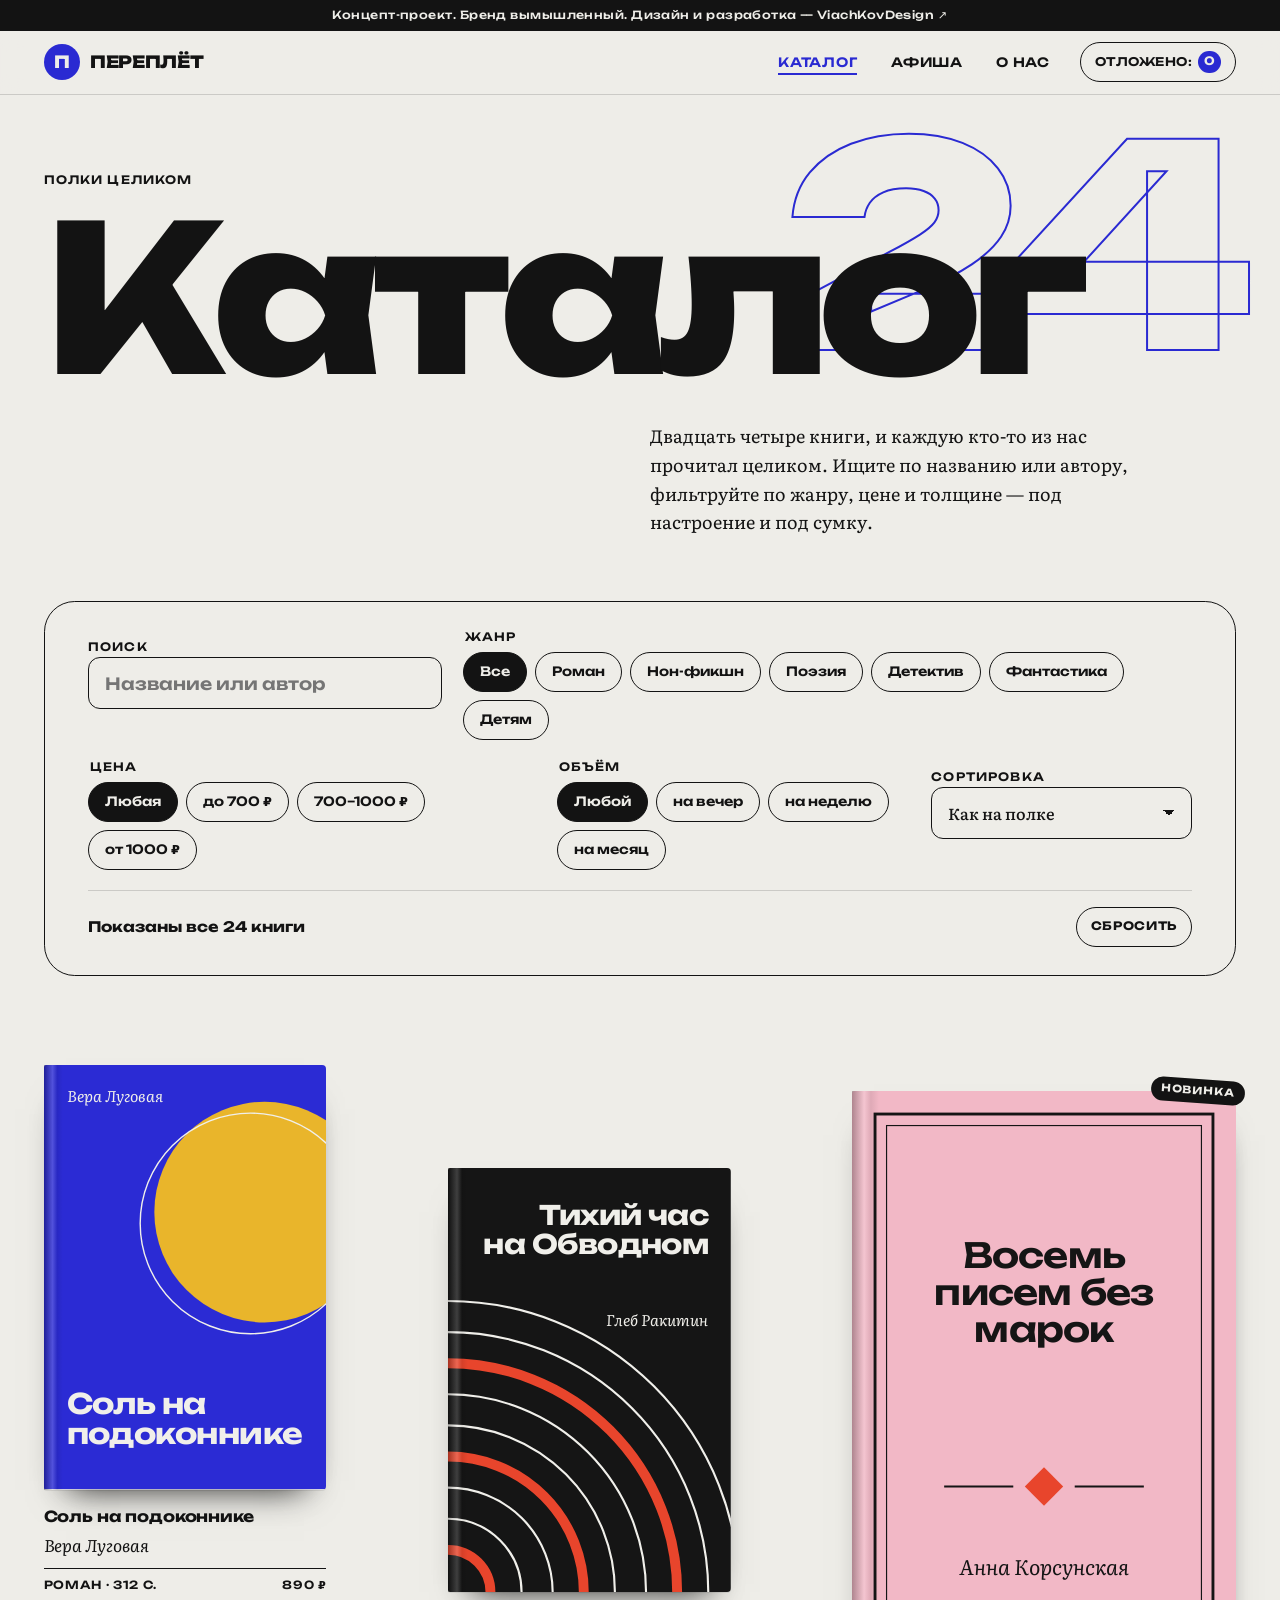
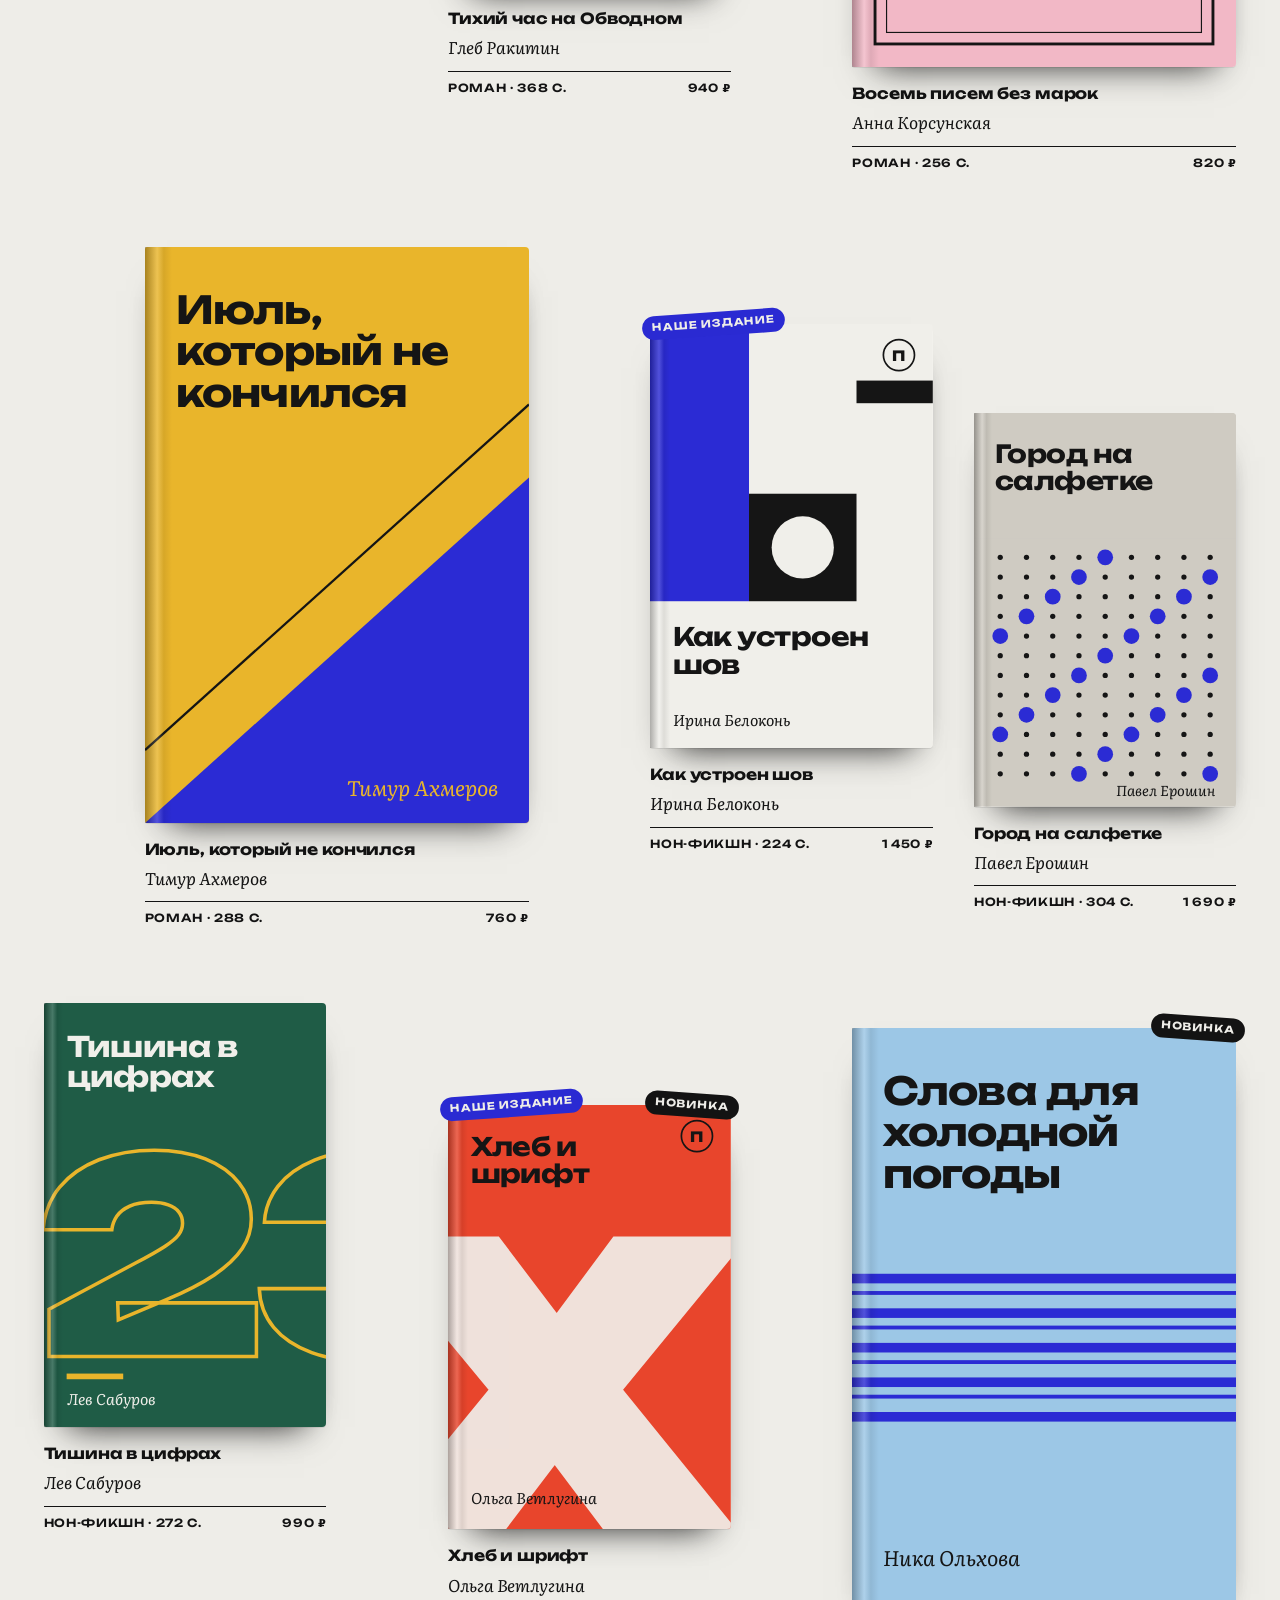
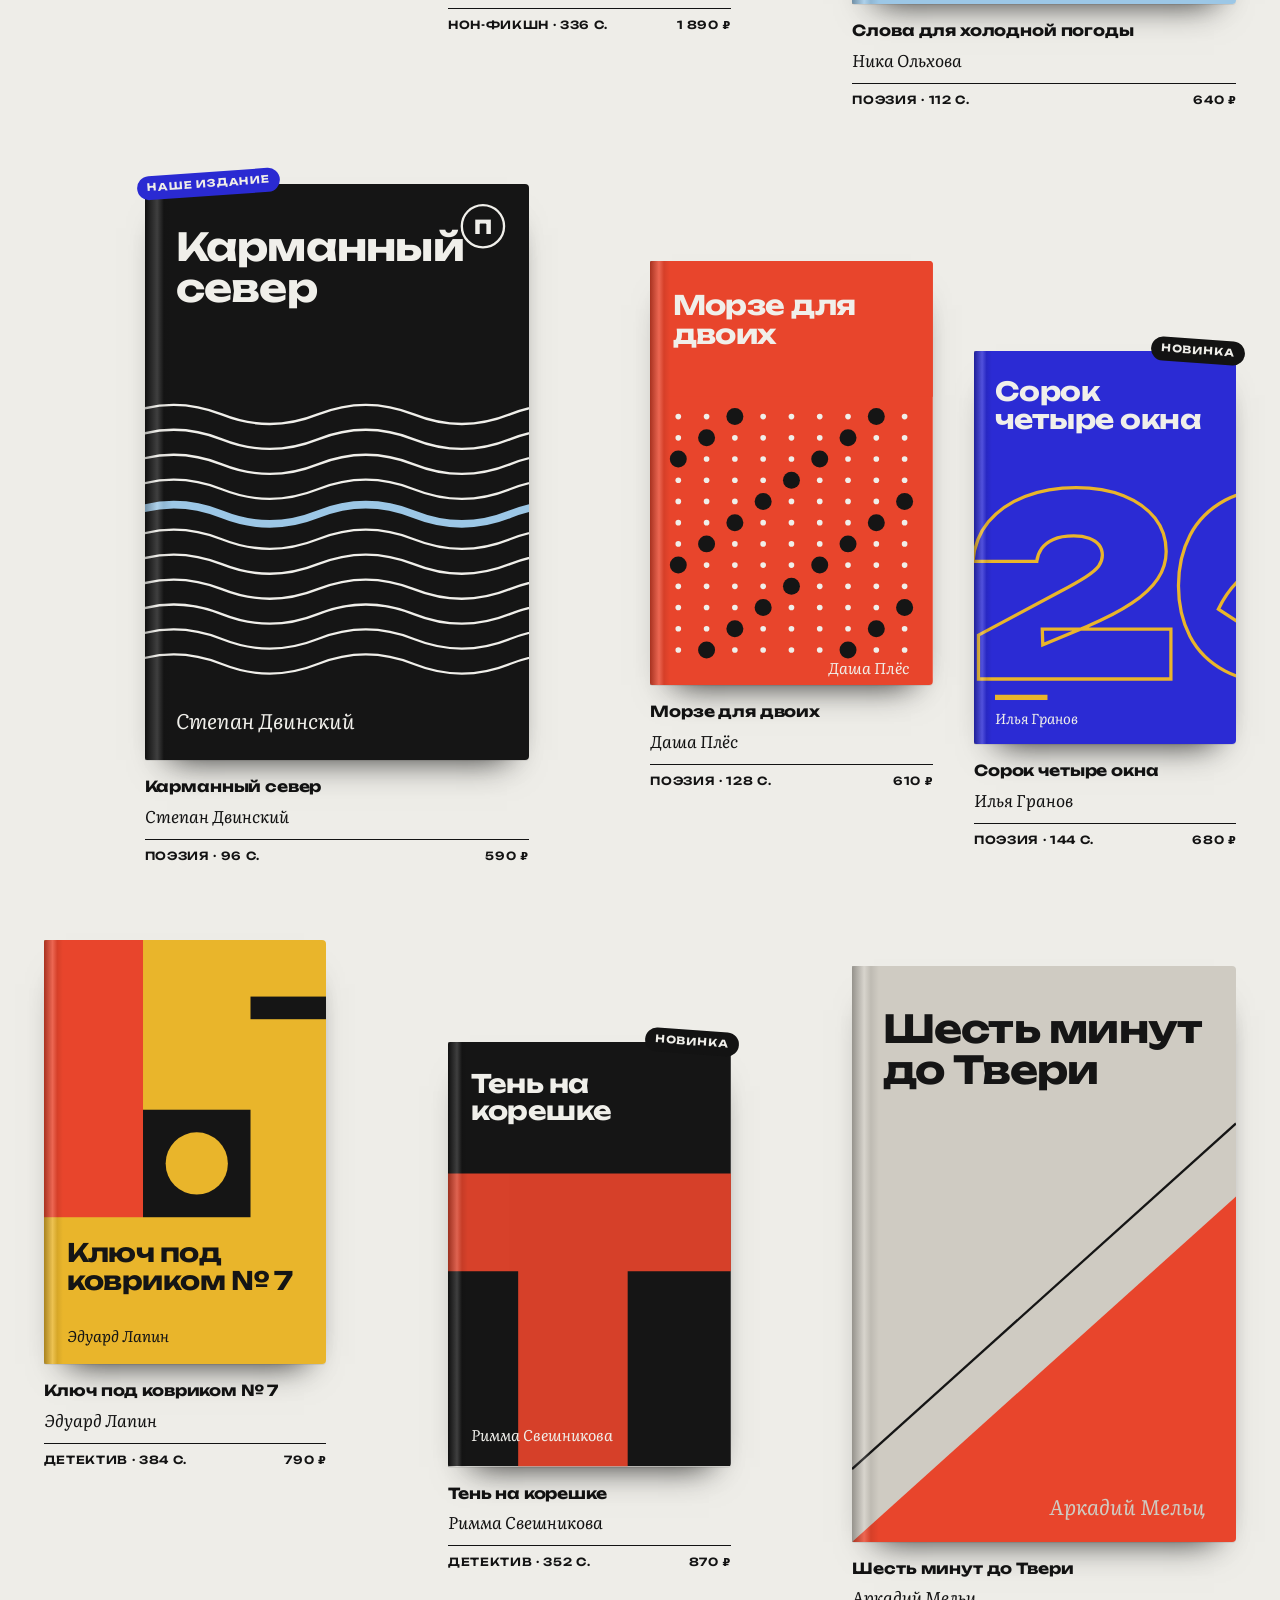
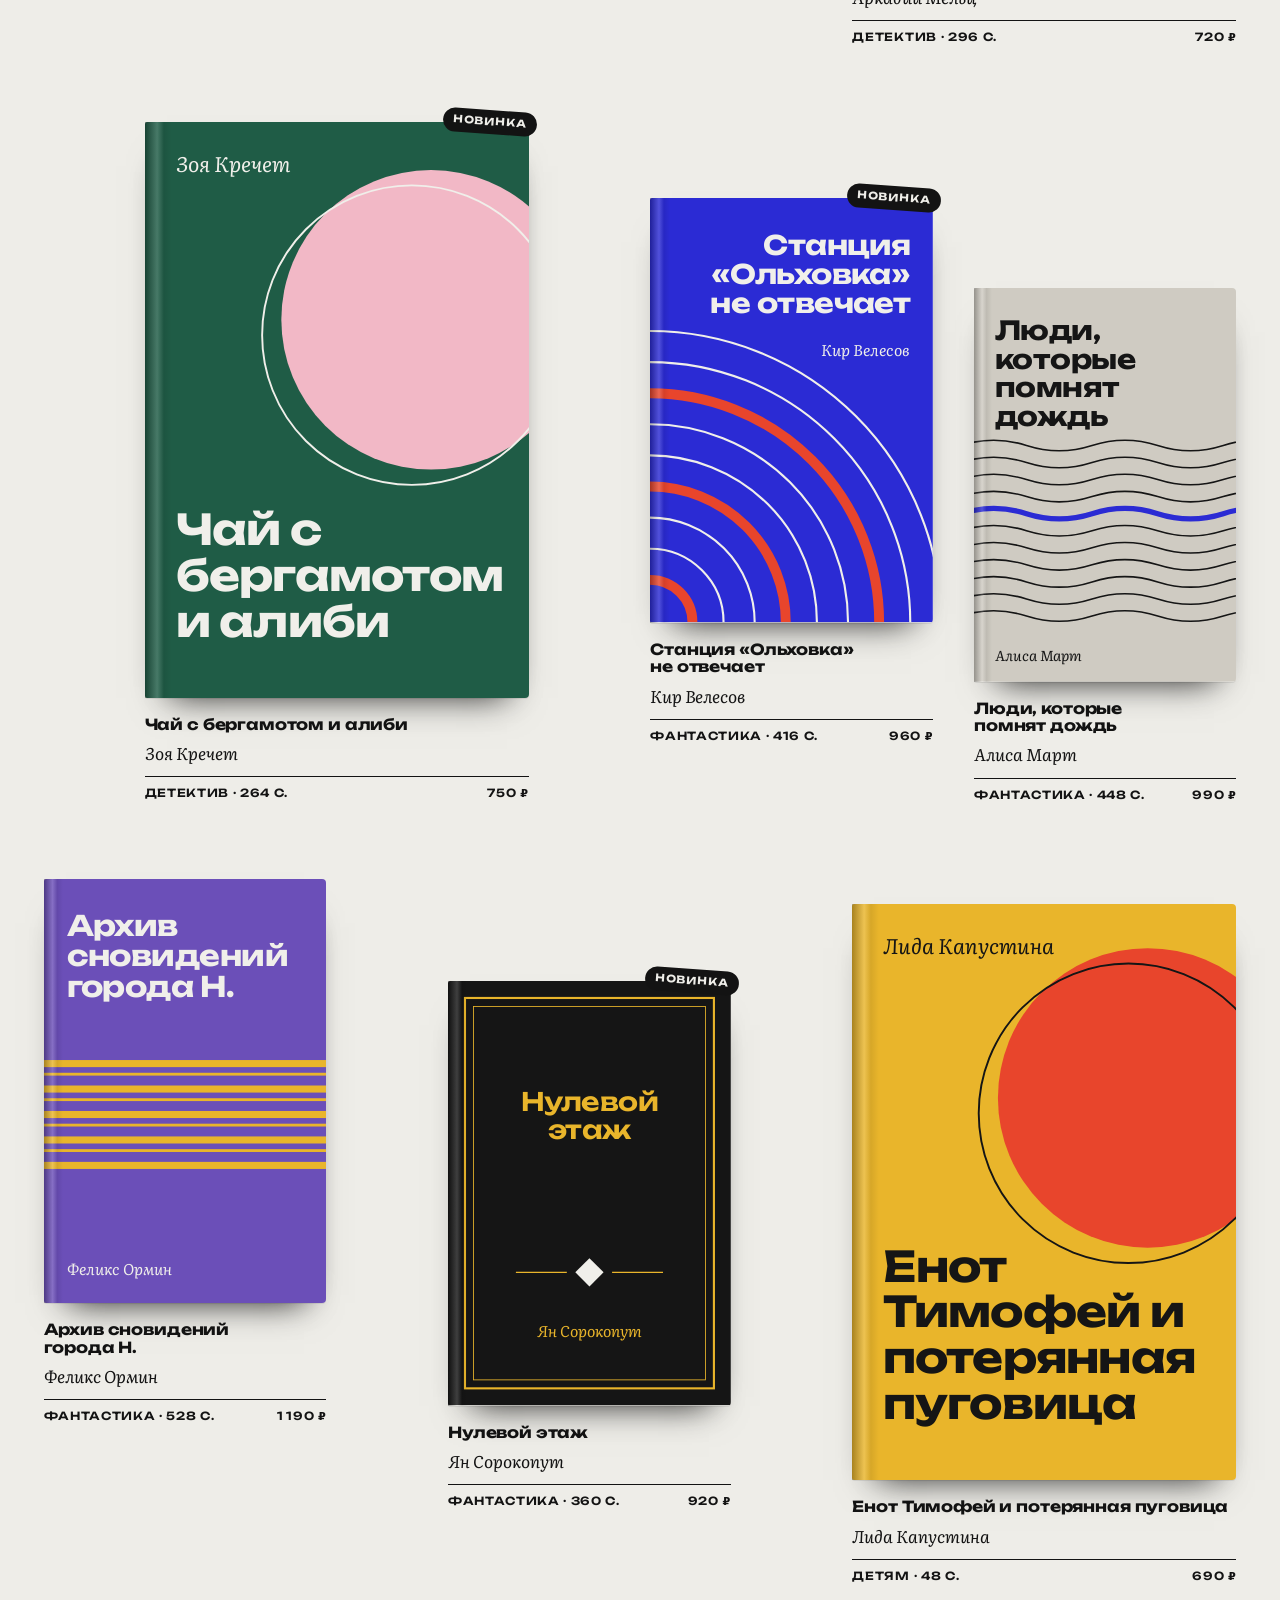
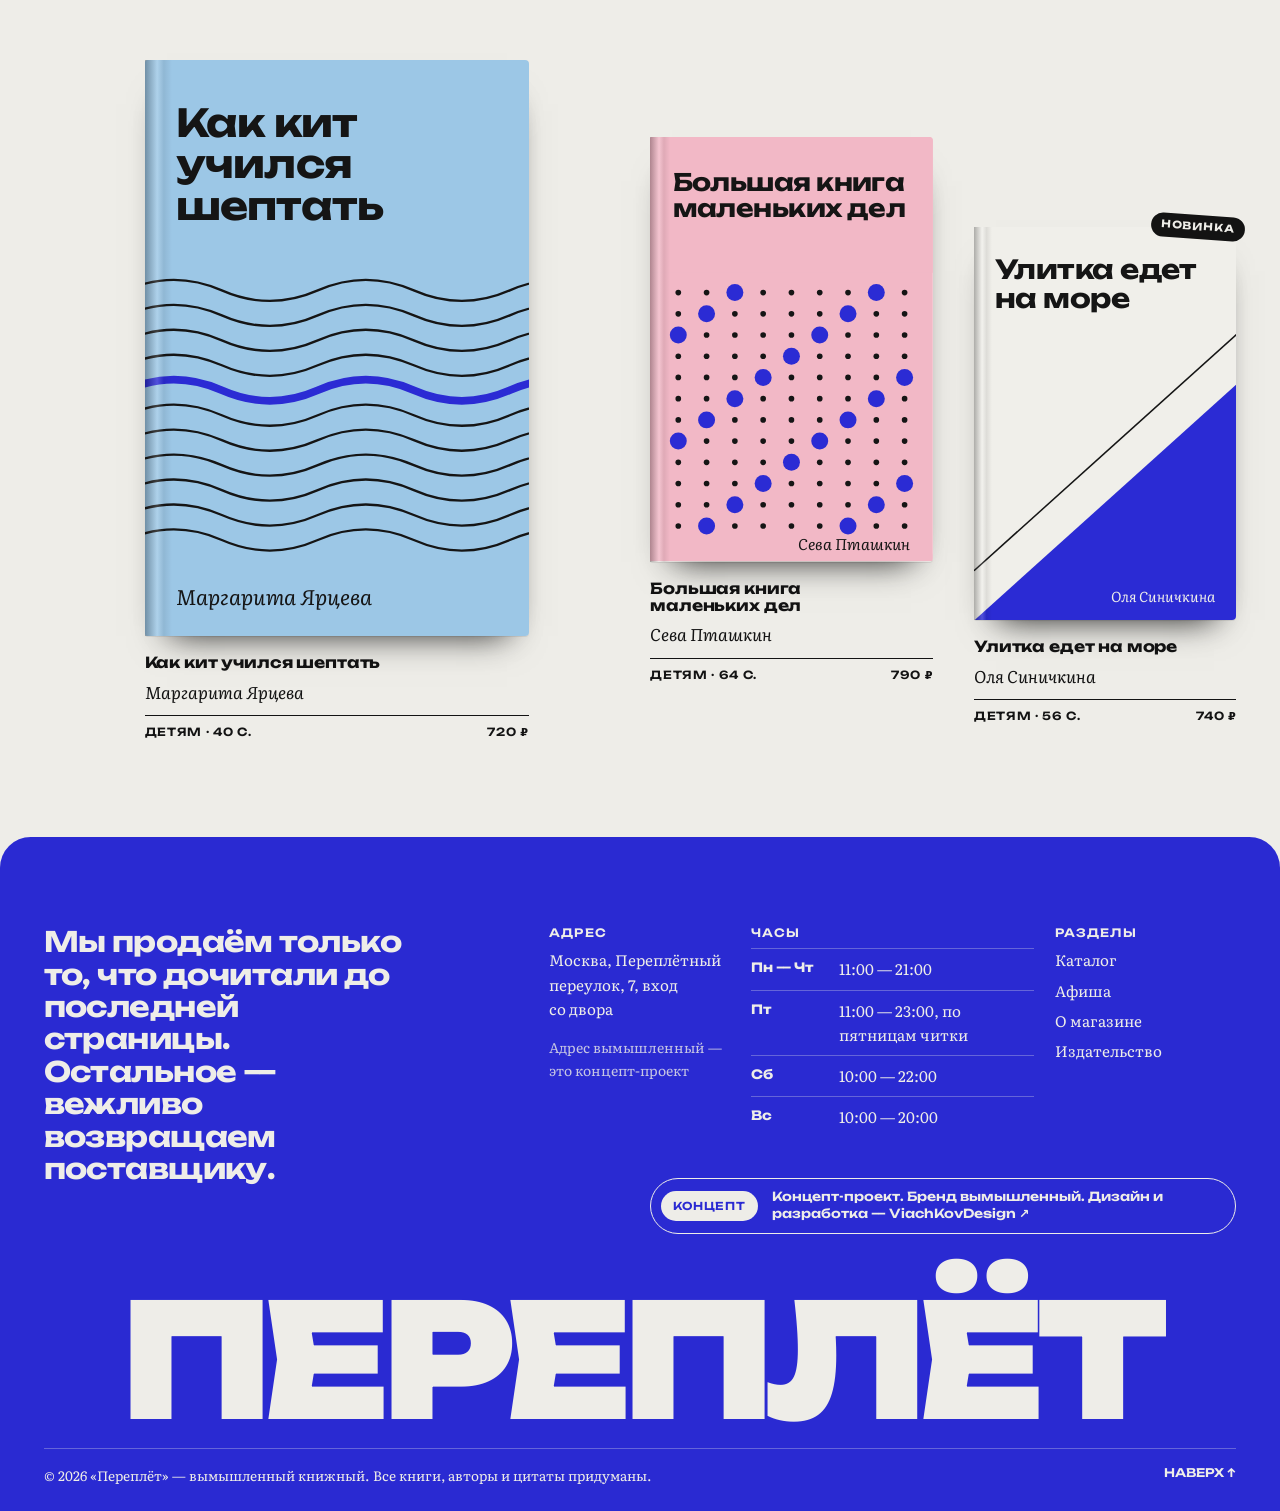
<file: catalog.html>
<!doctype html>
<html lang="ru">
<head><!--gen:head-->
<meta charset="utf-8">
<meta name="viewport" content="width=device-width, initial-scale=1">
<title>Каталог — Переплёт</title>
<meta name="description" content="Все книги «Переплёта»: фильтры по жанру, цене и объёму, поиск по названию и автору.">
<meta name="theme-color" content="#EEEDE8">
<meta name="color-scheme" content="light">
<link rel="canonical" href="https://viachkovdesign.github.io/pereplet-concept/catalog.html">
<meta property="og:type" content="website">
<meta property="og:url" content="https://viachkovdesign.github.io/pereplet-concept/catalog.html">
<meta property="og:locale" content="ru_RU">
<meta property="og:site_name" content="Переплёт">
<meta property="og:title" content="Каталог — Переплёт">
<meta property="og:description" content="Все книги «Переплёта»: фильтры по жанру, цене и объёму, поиск по названию и автору.">
<meta property="og:image" content="https://viachkovdesign.github.io/pereplet-concept/img/og.png">
<meta property="og:image:width" content="1200">
<meta property="og:image:height" content="630">
<meta name="twitter:card" content="summary_large_image">
<link rel="icon" href="img/favicon.svg" type="image/svg+xml">
<link rel="icon" href="img/favicon-32.png" sizes="32x32" type="image/png">
<link rel="apple-touch-icon" href="img/apple-touch-icon.png">
<link rel="preload" href="vendor/fonts/unbounded-cyrillic-wght-normal.woff2" as="font" type="font/woff2" crossorigin>
<link rel="preload" href="vendor/fonts/literata-cyrillic-wght-normal.woff2" as="font" type="font/woff2" crossorigin>
<link rel="stylesheet" href="css/style.css">
<script>document.documentElement.classList.add('js');try{if(sessionStorage.getItem('pp-curtain'))document.documentElement.classList.add('is-arriving')}catch(e){}</script>
<!--/gen:head--></head>
<body data-page="catalog" id="top">
<!--gen:header-->
<a class="skip" href="#main">К содержанию</a>
<p class="concept-bar"><a href="https://viachkovdesign.github.io" target="_blank" rel="noopener">Концепт-проект. Бренд вымышленный. Дизайн и разработка — ViachKovDesign<span aria-hidden="true"> ↗</span><span class="visually-hidden"> (откроется в новой вкладке)</span></a></p>
<header class="site-header" data-header>
  <a class="logo" href="index.html" data-magnetic><span class="logo__mark" aria-hidden="true">П</span><span class="logo__word">Переплёт</span><span class="visually-hidden"> — на главную</span></a>
  <nav class="nav" aria-label="Основное меню"><ul><li><a href="catalog.html" aria-current="page" data-magnetic>Каталог</a></li><li><a href="events.html" data-magnetic>Афиша</a></li><li><a href="about.html" data-magnetic>О нас</a></li></ul></nav>
  <button class="reserved-btn" type="button" data-reserved-open aria-haspopup="dialog"><span class="reserved-btn__label">отложено:</span> <b data-reserved-count>0</b></button>
  <button class="menu-btn" type="button" popovertarget="menu" aria-label="Открыть меню"><span></span><span></span></button>
</header>
<div class="menu" id="menu" popover>
  <button class="menu__close" type="button" popovertarget="menu" popovertargetaction="hide">Закрыть</button>
  <nav aria-label="Мобильное меню"><ul><li><a href="catalog.html" aria-current="page">Каталог</a></li><li><a href="events.html">Афиша</a></li><li><a href="about.html">О нас</a></li><li><a href="index.html">Главная</a></li></ul></nav>
  <p class="menu__note">Переплётный пер., 7 · каждый день с 10–11 утра</p>
</div>
<dialog class="drawer" data-drawer aria-labelledby="drawer-title">
  <div class="drawer__inner">
    <div class="drawer__head"><h2 id="drawer-title">Отложено</h2><button class="drawer__close" type="button" data-drawer-close>Закрыть</button></div>
    <ul class="drawer__list" data-drawer-list></ul>
    <p class="drawer__empty" data-drawer-empty>Пока пусто. Откройте любую книгу и нажмите «Отложить в магазине».</p>
    <p class="drawer__note">Держим книги 3 дня. Это демо: на самом деле никто ничего не держит, но приятно же.</p>
  </div>
</dialog>
<div class="curtain" aria-hidden="true"><span class="curtain__spine"></span><span class="curtain__word">Переплёт</span></div>
<!--/gen:header-->
<!--gen:sprite--><svg class="sprite" aria-hidden="true" focusable="false" width="0" height="0"><symbol id="c-sol" viewBox="0 0 200 300"><rect width="200" height="300" fill="#2B2BD4"/><circle cx="156" cy="104" r="78" fill="#E9B52B"/><circle cx="156" cy="104" r="78" fill="none" stroke="#F0EFEA" stroke-width="1" transform="translate(-10 8)"/><text x="16" y="246.4" font-family="Unbounded, Arial Black, sans-serif" font-weight="700" font-size="20" fill="#F0EFEA" text-anchor="start" letter-spacing="-0.4"><tspan x="16" dy="0">Соль на</tspan><tspan x="16" dy="21.6">подоконнике</tspan></text><text x="16" y="26" font-family="Literata, Georgia, serif" font-style="italic" font-size="11" fill="#F0EFEA" text-anchor="start">Вера Луговая</text></symbol><symbol id="c-obvodny" viewBox="0 0 200 300"><rect width="200" height="300" fill="#151515"/><path d="M0 270 A30 30 0 0 1 30 300" fill="none" stroke="#E8452C" stroke-width="7"/><path d="M0 248 A52 52 0 0 1 52 300" fill="none" stroke="#F0EFEA" stroke-width="1.5"/><path d="M0 226 A74 74 0 0 1 74 300" fill="none" stroke="#F0EFEA" stroke-width="1.5"/><path d="M0 204 A96 96 0 0 1 96 300" fill="none" stroke="#E8452C" stroke-width="7"/><path d="M0 182 A118 118 0 0 1 118 300" fill="none" stroke="#F0EFEA" stroke-width="1.5"/><path d="M0 160 A140 140 0 0 1 140 300" fill="none" stroke="#F0EFEA" stroke-width="1.5"/><path d="M0 138 A162 162 0 0 1 162 300" fill="none" stroke="#E8452C" stroke-width="7"/><path d="M0 116 A184 184 0 0 1 184 300" fill="none" stroke="#F0EFEA" stroke-width="1.5"/><path d="M0 94 A206 206 0 0 1 206 300" fill="none" stroke="#F0EFEA" stroke-width="1.5"/><text x="184" y="40" font-family="Unbounded, Arial Black, sans-serif" font-weight="700" font-size="19" fill="#F0EFEA" text-anchor="end" letter-spacing="-0.4"><tspan x="184" dy="0">Тихий час</tspan><tspan x="184" dy="20.520000000000003">на Обводном</tspan></text><text x="184" y="112" font-family="Literata, Georgia, serif" font-style="italic" font-size="11" fill="#F0EFEA" text-anchor="end">Глеб Ракитин</text></symbol><symbol id="c-pisma" viewBox="0 0 200 300"><rect width="200" height="300" fill="#F2B8C6"/><rect x="12" y="12" width="176" height="276" fill="none" stroke="#151515" stroke-width="1.5"/><rect x="18" y="18" width="164" height="264" fill="none" stroke="#151515" stroke-width="0.6"/><path d="M100 196 l10 10 -10 10 -10 -10z" fill="#E8452C"/><path d="M48 206 H84 M116 206 H152" stroke="#151515" stroke-width="1"/><text x="100" y="92" font-family="Unbounded, Arial Black, sans-serif" font-weight="600" font-size="18" fill="#151515" text-anchor="middle" letter-spacing="-0.4"><tspan x="100" dy="0">Восемь</tspan><tspan x="100" dy="19.44">писем без</tspan><tspan x="100" dy="19.44">марок</tspan></text><text x="100" y="252" font-family="Literata, Georgia, serif" font-style="italic" font-size="11" fill="#151515" text-anchor="middle">Анна Корсунская</text></symbol><symbol id="c-iyul" viewBox="0 0 200 300"><rect width="200" height="300" fill="#E9B52B"/><path d="M0 300 L200 120 L200 300 Z" fill="#2B2BD4"/><path d="M0 262 L200 82" stroke="#151515" stroke-width="1.2"/><text x="16" y="40" font-family="Unbounded, Arial Black, sans-serif" font-weight="700" font-size="20" fill="#151515" text-anchor="start" letter-spacing="-0.4"><tspan x="16" dy="0">Июль,</tspan><tspan x="16" dy="21.6">который не</tspan><tspan x="16" dy="21.6">кончился</tspan></text><text x="184" y="286" font-family="Literata, Georgia, serif" font-style="italic" font-size="11" fill="#E9B52B" text-anchor="end">Тимур Ахмеров</text></symbol><symbol id="c-shov" viewBox="0 0 200 300"><rect width="200" height="300" fill="#F0EFEA"/><rect x="0" y="0" width="70" height="196" fill="#2B2BD4"/><rect x="70" y="120" width="76" height="76" fill="#151515"/><circle cx="108" cy="158" r="22" fill="#F0EFEA"/><rect x="146" y="40" width="54" height="16" fill="#151515"/><text x="16" y="228" font-family="Unbounded, Arial Black, sans-serif" font-weight="700" font-size="18" fill="#151515" text-anchor="start" letter-spacing="-0.4"><tspan x="16" dy="0">Как устроен</tspan><tspan x="16" dy="19.44">шов</tspan></text><text x="16" y="284" font-family="Literata, Georgia, serif" font-style="italic" font-size="11" fill="#151515" text-anchor="start">Ирина Белоконь</text><g transform="translate(176 22)"><circle r="11" fill="none" stroke="#151515" stroke-width="1.2"/><text y="4" font-family="Unbounded, Arial Black, sans-serif" font-size="10" font-weight="800" fill="#151515" text-anchor="middle">П</text></g></symbol><symbol id="c-salfetka" viewBox="0 0 200 300"><rect width="200" height="300" fill="#CFCBC2"/><rect x="0" y="0" width="200" height="96" fill="#CFCBC2"/><circle cx="20" cy="110" r="2" fill="#151515"/><circle cx="40" cy="110" r="2" fill="#151515"/><circle cx="60" cy="110" r="2" fill="#151515"/><circle cx="80" cy="110" r="2" fill="#151515"/><circle cx="100" cy="110" r="6" fill="#2B2BD4"/><circle cx="120" cy="110" r="2" fill="#151515"/><circle cx="140" cy="110" r="2" fill="#151515"/><circle cx="160" cy="110" r="2" fill="#151515"/><circle cx="180" cy="110" r="2" fill="#151515"/><circle cx="20" cy="125" r="2" fill="#151515"/><circle cx="40" cy="125" r="2" fill="#151515"/><circle cx="60" cy="125" r="2" fill="#151515"/><circle cx="80" cy="125" r="6" fill="#2B2BD4"/><circle cx="100" cy="125" r="2" fill="#151515"/><circle cx="120" cy="125" r="2" fill="#151515"/><circle cx="140" cy="125" r="2" fill="#151515"/><circle cx="160" cy="125" r="2" fill="#151515"/><circle cx="180" cy="125" r="6" fill="#2B2BD4"/><circle cx="20" cy="140" r="2" fill="#151515"/><circle cx="40" cy="140" r="2" fill="#151515"/><circle cx="60" cy="140" r="6" fill="#2B2BD4"/><circle cx="80" cy="140" r="2" fill="#151515"/><circle cx="100" cy="140" r="2" fill="#151515"/><circle cx="120" cy="140" r="2" fill="#151515"/><circle cx="140" cy="140" r="2" fill="#151515"/><circle cx="160" cy="140" r="6" fill="#2B2BD4"/><circle cx="180" cy="140" r="2" fill="#151515"/><circle cx="20" cy="155" r="2" fill="#151515"/><circle cx="40" cy="155" r="6" fill="#2B2BD4"/><circle cx="60" cy="155" r="2" fill="#151515"/><circle cx="80" cy="155" r="2" fill="#151515"/><circle cx="100" cy="155" r="2" fill="#151515"/><circle cx="120" cy="155" r="2" fill="#151515"/><circle cx="140" cy="155" r="6" fill="#2B2BD4"/><circle cx="160" cy="155" r="2" fill="#151515"/><circle cx="180" cy="155" r="2" fill="#151515"/><circle cx="20" cy="170" r="6" fill="#2B2BD4"/><circle cx="40" cy="170" r="2" fill="#151515"/><circle cx="60" cy="170" r="2" fill="#151515"/><circle cx="80" cy="170" r="2" fill="#151515"/><circle cx="100" cy="170" r="2" fill="#151515"/><circle cx="120" cy="170" r="6" fill="#2B2BD4"/><circle cx="140" cy="170" r="2" fill="#151515"/><circle cx="160" cy="170" r="2" fill="#151515"/><circle cx="180" cy="170" r="2" fill="#151515"/><circle cx="20" cy="185" r="2" fill="#151515"/><circle cx="40" cy="185" r="2" fill="#151515"/><circle cx="60" cy="185" r="2" fill="#151515"/><circle cx="80" cy="185" r="2" fill="#151515"/><circle cx="100" cy="185" r="6" fill="#2B2BD4"/><circle cx="120" cy="185" r="2" fill="#151515"/><circle cx="140" cy="185" r="2" fill="#151515"/><circle cx="160" cy="185" r="2" fill="#151515"/><circle cx="180" cy="185" r="2" fill="#151515"/><circle cx="20" cy="200" r="2" fill="#151515"/><circle cx="40" cy="200" r="2" fill="#151515"/><circle cx="60" cy="200" r="2" fill="#151515"/><circle cx="80" cy="200" r="6" fill="#2B2BD4"/><circle cx="100" cy="200" r="2" fill="#151515"/><circle cx="120" cy="200" r="2" fill="#151515"/><circle cx="140" cy="200" r="2" fill="#151515"/><circle cx="160" cy="200" r="2" fill="#151515"/><circle cx="180" cy="200" r="6" fill="#2B2BD4"/><circle cx="20" cy="215" r="2" fill="#151515"/><circle cx="40" cy="215" r="2" fill="#151515"/><circle cx="60" cy="215" r="6" fill="#2B2BD4"/><circle cx="80" cy="215" r="2" fill="#151515"/><circle cx="100" cy="215" r="2" fill="#151515"/><circle cx="120" cy="215" r="2" fill="#151515"/><circle cx="140" cy="215" r="2" fill="#151515"/><circle cx="160" cy="215" r="6" fill="#2B2BD4"/><circle cx="180" cy="215" r="2" fill="#151515"/><circle cx="20" cy="230" r="2" fill="#151515"/><circle cx="40" cy="230" r="6" fill="#2B2BD4"/><circle cx="60" cy="230" r="2" fill="#151515"/><circle cx="80" cy="230" r="2" fill="#151515"/><circle cx="100" cy="230" r="2" fill="#151515"/><circle cx="120" cy="230" r="2" fill="#151515"/><circle cx="140" cy="230" r="6" fill="#2B2BD4"/><circle cx="160" cy="230" r="2" fill="#151515"/><circle cx="180" cy="230" r="2" fill="#151515"/><circle cx="20" cy="245" r="6" fill="#2B2BD4"/><circle cx="40" cy="245" r="2" fill="#151515"/><circle cx="60" cy="245" r="2" fill="#151515"/><circle cx="80" cy="245" r="2" fill="#151515"/><circle cx="100" cy="245" r="2" fill="#151515"/><circle cx="120" cy="245" r="6" fill="#2B2BD4"/><circle cx="140" cy="245" r="2" fill="#151515"/><circle cx="160" cy="245" r="2" fill="#151515"/><circle cx="180" cy="245" r="2" fill="#151515"/><circle cx="20" cy="260" r="2" fill="#151515"/><circle cx="40" cy="260" r="2" fill="#151515"/><circle cx="60" cy="260" r="2" fill="#151515"/><circle cx="80" cy="260" r="2" fill="#151515"/><circle cx="100" cy="260" r="6" fill="#2B2BD4"/><circle cx="120" cy="260" r="2" fill="#151515"/><circle cx="140" cy="260" r="2" fill="#151515"/><circle cx="160" cy="260" r="2" fill="#151515"/><circle cx="180" cy="260" r="2" fill="#151515"/><circle cx="20" cy="275" r="2" fill="#151515"/><circle cx="40" cy="275" r="2" fill="#151515"/><circle cx="60" cy="275" r="2" fill="#151515"/><circle cx="80" cy="275" r="6" fill="#2B2BD4"/><circle cx="100" cy="275" r="2" fill="#151515"/><circle cx="120" cy="275" r="2" fill="#151515"/><circle cx="140" cy="275" r="2" fill="#151515"/><circle cx="160" cy="275" r="2" fill="#151515"/><circle cx="180" cy="275" r="6" fill="#2B2BD4"/><text x="16" y="38" font-family="Unbounded, Arial Black, sans-serif" font-weight="700" font-size="19" fill="#151515" text-anchor="start" letter-spacing="-0.4"><tspan x="16" dy="0">Город на</tspan><tspan x="16" dy="20.520000000000003">салфетке</tspan></text><text x="184" y="292" font-family="Literata, Georgia, serif" font-style="italic" font-size="11" fill="#151515" text-anchor="end">Павел Ерошин</text></symbol><symbol id="c-tishina" viewBox="0 0 200 300"><rect width="200" height="300" fill="#1F5C46"/><text x="-6" y="250" font-family="Unbounded, Arial Black, sans-serif" font-weight="900" font-size="190" fill="none" stroke="#E9B52B" stroke-width="2.5" letter-spacing="-10">23</text><rect x="16" y="262" width="40" height="4" fill="#E9B52B"/><text x="16" y="38" font-family="Unbounded, Arial Black, sans-serif" font-weight="700" font-size="20" fill="#F0EFEA" text-anchor="start" letter-spacing="-0.4"><tspan x="16" dy="0">Тишина в</tspan><tspan x="16" dy="21.6">цифрах</tspan></text><text x="16" y="284" font-family="Literata, Georgia, serif" font-style="italic" font-size="11" fill="#F0EFEA" text-anchor="start">Лев Сабуров</text></symbol><symbol id="c-vyveska" viewBox="0 0 200 300"><rect width="200" height="300" fill="#E8452C"/><text x="214" y="318" font-family="Unbounded, Arial Black, sans-serif" font-weight="900" font-size="300" fill="#F0EFEA" text-anchor="end" opacity="0.92">Х</text><text x="16" y="36" font-family="Unbounded, Arial Black, sans-serif" font-weight="700" font-size="18" fill="#151515" text-anchor="start" letter-spacing="-0.4"><tspan x="16" dy="0">Хлеб и</tspan><tspan x="16" dy="19.44">шрифт</tspan></text><text x="16" y="282" font-family="Literata, Georgia, serif" font-style="italic" font-size="11" fill="#151515" text-anchor="start">Ольга Ветлугина</text><g transform="translate(176 22)"><circle r="11" fill="none" stroke="#151515" stroke-width="1.2"/><text y="4" font-family="Unbounded, Arial Black, sans-serif" font-size="10" font-weight="800" fill="#151515" text-anchor="middle">П</text></g></symbol><symbol id="c-pogoda" viewBox="0 0 200 300"><rect width="200" height="300" fill="#9CC7E6"/><rect x="0" y="128" width="200" height="5" fill="#2B2BD4"/><rect x="0" y="137" width="200" height="2" fill="#2B2BD4"/><rect x="0" y="146" width="200" height="5" fill="#2B2BD4"/><rect x="0" y="155" width="200" height="2" fill="#2B2BD4"/><rect x="0" y="164" width="200" height="5" fill="#2B2BD4"/><rect x="0" y="173" width="200" height="2" fill="#2B2BD4"/><rect x="0" y="182" width="200" height="5" fill="#2B2BD4"/><rect x="0" y="191" width="200" height="2" fill="#2B2BD4"/><rect x="0" y="200" width="200" height="5" fill="#2B2BD4"/><text x="16" y="40" font-family="Unbounded, Arial Black, sans-serif" font-weight="700" font-size="20" fill="#151515" text-anchor="start" letter-spacing="-0.4"><tspan x="16" dy="0">Слова для</tspan><tspan x="16" dy="21.6">холодной</tspan><tspan x="16" dy="21.6">погоды</tspan></text><text x="16" y="280" font-family="Literata, Georgia, serif" font-style="italic" font-size="11" fill="#151515" text-anchor="start">Ника Ольхова</text></symbol><symbol id="c-sever" viewBox="0 0 200 300"><rect width="200" height="300" fill="#151515"/><path d="M-10 120 Q 15 110 40 120 T 90 120 T 140 120 T 190 120 T 240 120" fill="none" stroke="#F0EFEA" stroke-width="1.2"/><path d="M-10 133 Q 15 123 40 133 T 90 133 T 140 133 T 190 133 T 240 133" fill="none" stroke="#F0EFEA" stroke-width="1.2"/><path d="M-10 146 Q 15 136 40 146 T 90 146 T 140 146 T 190 146 T 240 146" fill="none" stroke="#F0EFEA" stroke-width="1.2"/><path d="M-10 159 Q 15 149 40 159 T 90 159 T 140 159 T 190 159 T 240 159" fill="none" stroke="#F0EFEA" stroke-width="1.2"/><path d="M-10 172 Q 15 162 40 172 T 90 172 T 140 172 T 190 172 T 240 172" fill="none" stroke="#9CC7E6" stroke-width="4"/><path d="M-10 185 Q 15 175 40 185 T 90 185 T 140 185 T 190 185 T 240 185" fill="none" stroke="#F0EFEA" stroke-width="1.2"/><path d="M-10 198 Q 15 188 40 198 T 90 198 T 140 198 T 190 198 T 240 198" fill="none" stroke="#F0EFEA" stroke-width="1.2"/><path d="M-10 211 Q 15 201 40 211 T 90 211 T 140 211 T 190 211 T 240 211" fill="none" stroke="#F0EFEA" stroke-width="1.2"/><path d="M-10 224 Q 15 214 40 224 T 90 224 T 140 224 T 190 224 T 240 224" fill="none" stroke="#F0EFEA" stroke-width="1.2"/><path d="M-10 237 Q 15 227 40 237 T 90 237 T 140 237 T 190 237 T 240 237" fill="none" stroke="#F0EFEA" stroke-width="1.2"/><path d="M-10 250 Q 15 240 40 250 T 90 250 T 140 250 T 190 250 T 240 250" fill="none" stroke="#F0EFEA" stroke-width="1.2"/><text x="16" y="40" font-family="Unbounded, Arial Black, sans-serif" font-weight="700" font-size="20" fill="#F0EFEA" text-anchor="start" letter-spacing="-0.4"><tspan x="16" dy="0">Карманный</tspan><tspan x="16" dy="21.6">север</tspan></text><text x="16" y="284" font-family="Literata, Georgia, serif" font-style="italic" font-size="11" fill="#F0EFEA" text-anchor="start">Степан Двинский</text><g transform="translate(176 22)"><circle r="11" fill="none" stroke="#F0EFEA" stroke-width="1.2"/><text y="4" font-family="Unbounded, Arial Black, sans-serif" font-size="10" font-weight="800" fill="#F0EFEA" text-anchor="middle">П</text></g></symbol><symbol id="c-morze" viewBox="0 0 200 300"><rect width="200" height="300" fill="#E8452C"/><rect x="0" y="0" width="200" height="96" fill="#E8452C"/><circle cx="20" cy="110" r="2" fill="#F0EFEA"/><circle cx="40" cy="110" r="2" fill="#F0EFEA"/><circle cx="60" cy="110" r="6" fill="#151515"/><circle cx="80" cy="110" r="2" fill="#F0EFEA"/><circle cx="100" cy="110" r="2" fill="#F0EFEA"/><circle cx="120" cy="110" r="2" fill="#F0EFEA"/><circle cx="140" cy="110" r="2" fill="#F0EFEA"/><circle cx="160" cy="110" r="6" fill="#151515"/><circle cx="180" cy="110" r="2" fill="#F0EFEA"/><circle cx="20" cy="125" r="2" fill="#F0EFEA"/><circle cx="40" cy="125" r="6" fill="#151515"/><circle cx="60" cy="125" r="2" fill="#F0EFEA"/><circle cx="80" cy="125" r="2" fill="#F0EFEA"/><circle cx="100" cy="125" r="2" fill="#F0EFEA"/><circle cx="120" cy="125" r="2" fill="#F0EFEA"/><circle cx="140" cy="125" r="6" fill="#151515"/><circle cx="160" cy="125" r="2" fill="#F0EFEA"/><circle cx="180" cy="125" r="2" fill="#F0EFEA"/><circle cx="20" cy="140" r="6" fill="#151515"/><circle cx="40" cy="140" r="2" fill="#F0EFEA"/><circle cx="60" cy="140" r="2" fill="#F0EFEA"/><circle cx="80" cy="140" r="2" fill="#F0EFEA"/><circle cx="100" cy="140" r="2" fill="#F0EFEA"/><circle cx="120" cy="140" r="6" fill="#151515"/><circle cx="140" cy="140" r="2" fill="#F0EFEA"/><circle cx="160" cy="140" r="2" fill="#F0EFEA"/><circle cx="180" cy="140" r="2" fill="#F0EFEA"/><circle cx="20" cy="155" r="2" fill="#F0EFEA"/><circle cx="40" cy="155" r="2" fill="#F0EFEA"/><circle cx="60" cy="155" r="2" fill="#F0EFEA"/><circle cx="80" cy="155" r="2" fill="#F0EFEA"/><circle cx="100" cy="155" r="6" fill="#151515"/><circle cx="120" cy="155" r="2" fill="#F0EFEA"/><circle cx="140" cy="155" r="2" fill="#F0EFEA"/><circle cx="160" cy="155" r="2" fill="#F0EFEA"/><circle cx="180" cy="155" r="2" fill="#F0EFEA"/><circle cx="20" cy="170" r="2" fill="#F0EFEA"/><circle cx="40" cy="170" r="2" fill="#F0EFEA"/><circle cx="60" cy="170" r="2" fill="#F0EFEA"/><circle cx="80" cy="170" r="6" fill="#151515"/><circle cx="100" cy="170" r="2" fill="#F0EFEA"/><circle cx="120" cy="170" r="2" fill="#F0EFEA"/><circle cx="140" cy="170" r="2" fill="#F0EFEA"/><circle cx="160" cy="170" r="2" fill="#F0EFEA"/><circle cx="180" cy="170" r="6" fill="#151515"/><circle cx="20" cy="185" r="2" fill="#F0EFEA"/><circle cx="40" cy="185" r="2" fill="#F0EFEA"/><circle cx="60" cy="185" r="6" fill="#151515"/><circle cx="80" cy="185" r="2" fill="#F0EFEA"/><circle cx="100" cy="185" r="2" fill="#F0EFEA"/><circle cx="120" cy="185" r="2" fill="#F0EFEA"/><circle cx="140" cy="185" r="2" fill="#F0EFEA"/><circle cx="160" cy="185" r="6" fill="#151515"/><circle cx="180" cy="185" r="2" fill="#F0EFEA"/><circle cx="20" cy="200" r="2" fill="#F0EFEA"/><circle cx="40" cy="200" r="6" fill="#151515"/><circle cx="60" cy="200" r="2" fill="#F0EFEA"/><circle cx="80" cy="200" r="2" fill="#F0EFEA"/><circle cx="100" cy="200" r="2" fill="#F0EFEA"/><circle cx="120" cy="200" r="2" fill="#F0EFEA"/><circle cx="140" cy="200" r="6" fill="#151515"/><circle cx="160" cy="200" r="2" fill="#F0EFEA"/><circle cx="180" cy="200" r="2" fill="#F0EFEA"/><circle cx="20" cy="215" r="6" fill="#151515"/><circle cx="40" cy="215" r="2" fill="#F0EFEA"/><circle cx="60" cy="215" r="2" fill="#F0EFEA"/><circle cx="80" cy="215" r="2" fill="#F0EFEA"/><circle cx="100" cy="215" r="2" fill="#F0EFEA"/><circle cx="120" cy="215" r="6" fill="#151515"/><circle cx="140" cy="215" r="2" fill="#F0EFEA"/><circle cx="160" cy="215" r="2" fill="#F0EFEA"/><circle cx="180" cy="215" r="2" fill="#F0EFEA"/><circle cx="20" cy="230" r="2" fill="#F0EFEA"/><circle cx="40" cy="230" r="2" fill="#F0EFEA"/><circle cx="60" cy="230" r="2" fill="#F0EFEA"/><circle cx="80" cy="230" r="2" fill="#F0EFEA"/><circle cx="100" cy="230" r="6" fill="#151515"/><circle cx="120" cy="230" r="2" fill="#F0EFEA"/><circle cx="140" cy="230" r="2" fill="#F0EFEA"/><circle cx="160" cy="230" r="2" fill="#F0EFEA"/><circle cx="180" cy="230" r="2" fill="#F0EFEA"/><circle cx="20" cy="245" r="2" fill="#F0EFEA"/><circle cx="40" cy="245" r="2" fill="#F0EFEA"/><circle cx="60" cy="245" r="2" fill="#F0EFEA"/><circle cx="80" cy="245" r="6" fill="#151515"/><circle cx="100" cy="245" r="2" fill="#F0EFEA"/><circle cx="120" cy="245" r="2" fill="#F0EFEA"/><circle cx="140" cy="245" r="2" fill="#F0EFEA"/><circle cx="160" cy="245" r="2" fill="#F0EFEA"/><circle cx="180" cy="245" r="6" fill="#151515"/><circle cx="20" cy="260" r="2" fill="#F0EFEA"/><circle cx="40" cy="260" r="2" fill="#F0EFEA"/><circle cx="60" cy="260" r="6" fill="#151515"/><circle cx="80" cy="260" r="2" fill="#F0EFEA"/><circle cx="100" cy="260" r="2" fill="#F0EFEA"/><circle cx="120" cy="260" r="2" fill="#F0EFEA"/><circle cx="140" cy="260" r="2" fill="#F0EFEA"/><circle cx="160" cy="260" r="6" fill="#151515"/><circle cx="180" cy="260" r="2" fill="#F0EFEA"/><circle cx="20" cy="275" r="2" fill="#F0EFEA"/><circle cx="40" cy="275" r="6" fill="#151515"/><circle cx="60" cy="275" r="2" fill="#F0EFEA"/><circle cx="80" cy="275" r="2" fill="#F0EFEA"/><circle cx="100" cy="275" r="2" fill="#F0EFEA"/><circle cx="120" cy="275" r="2" fill="#F0EFEA"/><circle cx="140" cy="275" r="6" fill="#151515"/><circle cx="160" cy="275" r="2" fill="#F0EFEA"/><circle cx="180" cy="275" r="2" fill="#F0EFEA"/><text x="16" y="38" font-family="Unbounded, Arial Black, sans-serif" font-weight="700" font-size="19" fill="#F0EFEA" text-anchor="start" letter-spacing="-0.4"><tspan x="16" dy="0">Морзе для</tspan><tspan x="16" dy="20.520000000000003">двоих</tspan></text><text x="184" y="292" font-family="Literata, Georgia, serif" font-style="italic" font-size="11" fill="#F0EFEA" text-anchor="end">Даша Плёс</text></symbol><symbol id="c-okna" viewBox="0 0 200 300"><rect width="200" height="300" fill="#2B2BD4"/><text x="-6" y="250" font-family="Unbounded, Arial Black, sans-serif" font-weight="900" font-size="190" fill="none" stroke="#E9B52B" stroke-width="2.5" letter-spacing="-10">26</text><rect x="16" y="262" width="40" height="4" fill="#E9B52B"/><text x="16" y="38" font-family="Unbounded, Arial Black, sans-serif" font-weight="700" font-size="20" fill="#F0EFEA" text-anchor="start" letter-spacing="-0.4"><tspan x="16" dy="0">Сорок</tspan><tspan x="16" dy="21.6">четыре окна</tspan></text><text x="16" y="284" font-family="Literata, Georgia, serif" font-style="italic" font-size="11" fill="#F0EFEA" text-anchor="start">Илья Гранов</text></symbol><symbol id="c-kovrik" viewBox="0 0 200 300"><rect width="200" height="300" fill="#E9B52B"/><rect x="0" y="0" width="70" height="196" fill="#E8452C"/><rect x="70" y="120" width="76" height="76" fill="#151515"/><circle cx="108" cy="158" r="22" fill="#E9B52B"/><rect x="146" y="40" width="54" height="16" fill="#151515"/><text x="16" y="228" font-family="Unbounded, Arial Black, sans-serif" font-weight="700" font-size="18" fill="#151515" text-anchor="start" letter-spacing="-0.4"><tspan x="16" dy="0">Ключ под</tspan><tspan x="16" dy="19.44">ковриком № 7</tspan></text><text x="16" y="284" font-family="Literata, Georgia, serif" font-style="italic" font-size="11" fill="#151515" text-anchor="start">Эдуард Лапин</text></symbol><symbol id="c-koreshok" viewBox="0 0 200 300"><rect width="200" height="300" fill="#151515"/><text x="214" y="318" font-family="Unbounded, Arial Black, sans-serif" font-weight="900" font-size="300" fill="#E8452C" text-anchor="end" opacity="0.92">Т</text><text x="16" y="36" font-family="Unbounded, Arial Black, sans-serif" font-weight="700" font-size="18" fill="#F0EFEA" text-anchor="start" letter-spacing="-0.4"><tspan x="16" dy="0">Тень на</tspan><tspan x="16" dy="19.44">корешке</tspan></text><text x="16" y="282" font-family="Literata, Georgia, serif" font-style="italic" font-size="11" fill="#F0EFEA" text-anchor="start">Римма Свешникова</text></symbol><symbol id="c-tver" viewBox="0 0 200 300"><rect width="200" height="300" fill="#CFCBC2"/><path d="M0 300 L200 120 L200 300 Z" fill="#E8452C"/><path d="M0 262 L200 82" stroke="#151515" stroke-width="1.2"/><text x="16" y="40" font-family="Unbounded, Arial Black, sans-serif" font-weight="700" font-size="20" fill="#151515" text-anchor="start" letter-spacing="-0.4"><tspan x="16" dy="0">Шесть минут</tspan><tspan x="16" dy="21.6">до Твери</tspan></text><text x="184" y="286" font-family="Literata, Georgia, serif" font-style="italic" font-size="11" fill="#CFCBC2" text-anchor="end">Аркадий Мельц</text></symbol><symbol id="c-bergamot" viewBox="0 0 200 300"><rect width="200" height="300" fill="#1F5C46"/><circle cx="149" cy="103" r="78" fill="#F2B8C6"/><circle cx="149" cy="103" r="78" fill="none" stroke="#F0EFEA" stroke-width="1" transform="translate(-10 8)"/><text x="16" y="220.48" font-family="Unbounded, Arial Black, sans-serif" font-weight="700" font-size="22" fill="#F0EFEA" text-anchor="start" letter-spacing="-0.4"><tspan x="16" dy="0">Чай с</tspan><tspan x="16" dy="23.76">бергамотом</tspan><tspan x="16" dy="23.76">и алиби</tspan></text><text x="16" y="26" font-family="Literata, Georgia, serif" font-style="italic" font-size="11" fill="#F0EFEA" text-anchor="start">Зоя Кречет</text></symbol><symbol id="c-olhovka" viewBox="0 0 200 300"><rect width="200" height="300" fill="#2B2BD4"/><path d="M0 270 A30 30 0 0 1 30 300" fill="none" stroke="#E8452C" stroke-width="7"/><path d="M0 248 A52 52 0 0 1 52 300" fill="none" stroke="#F0EFEA" stroke-width="1.5"/><path d="M0 226 A74 74 0 0 1 74 300" fill="none" stroke="#F0EFEA" stroke-width="1.5"/><path d="M0 204 A96 96 0 0 1 96 300" fill="none" stroke="#E8452C" stroke-width="7"/><path d="M0 182 A118 118 0 0 1 118 300" fill="none" stroke="#F0EFEA" stroke-width="1.5"/><path d="M0 160 A140 140 0 0 1 140 300" fill="none" stroke="#F0EFEA" stroke-width="1.5"/><path d="M0 138 A162 162 0 0 1 162 300" fill="none" stroke="#E8452C" stroke-width="7"/><path d="M0 116 A184 184 0 0 1 184 300" fill="none" stroke="#F0EFEA" stroke-width="1.5"/><path d="M0 94 A206 206 0 0 1 206 300" fill="none" stroke="#F0EFEA" stroke-width="1.5"/><text x="184" y="40" font-family="Unbounded, Arial Black, sans-serif" font-weight="700" font-size="19" fill="#F0EFEA" text-anchor="end" letter-spacing="-0.4"><tspan x="184" dy="0">Станция</tspan><tspan x="184" dy="20.520000000000003">«Ольховка»</tspan><tspan x="184" dy="20.520000000000003">не отвечает</tspan></text><text x="184" y="112" font-family="Literata, Georgia, serif" font-style="italic" font-size="11" fill="#F0EFEA" text-anchor="end">Кир Велесов</text></symbol><symbol id="c-dozhd" viewBox="0 0 200 300"><rect width="200" height="300" fill="#CFCBC2"/><path d="M-10 120 Q 15 112 40 120 T 90 120 T 140 120 T 190 120 T 240 120" fill="none" stroke="#151515" stroke-width="1.2"/><path d="M-10 133 Q 15 125 40 133 T 90 133 T 140 133 T 190 133 T 240 133" fill="none" stroke="#151515" stroke-width="1.2"/><path d="M-10 146 Q 15 138 40 146 T 90 146 T 140 146 T 190 146 T 240 146" fill="none" stroke="#151515" stroke-width="1.2"/><path d="M-10 159 Q 15 151 40 159 T 90 159 T 140 159 T 190 159 T 240 159" fill="none" stroke="#151515" stroke-width="1.2"/><path d="M-10 172 Q 15 164 40 172 T 90 172 T 140 172 T 190 172 T 240 172" fill="none" stroke="#2B2BD4" stroke-width="4"/><path d="M-10 185 Q 15 177 40 185 T 90 185 T 140 185 T 190 185 T 240 185" fill="none" stroke="#151515" stroke-width="1.2"/><path d="M-10 198 Q 15 190 40 198 T 90 198 T 140 198 T 190 198 T 240 198" fill="none" stroke="#151515" stroke-width="1.2"/><path d="M-10 211 Q 15 203 40 211 T 90 211 T 140 211 T 190 211 T 240 211" fill="none" stroke="#151515" stroke-width="1.2"/><path d="M-10 224 Q 15 216 40 224 T 90 224 T 140 224 T 190 224 T 240 224" fill="none" stroke="#151515" stroke-width="1.2"/><path d="M-10 237 Q 15 229 40 237 T 90 237 T 140 237 T 190 237 T 240 237" fill="none" stroke="#151515" stroke-width="1.2"/><path d="M-10 250 Q 15 242 40 250 T 90 250 T 140 250 T 190 250 T 240 250" fill="none" stroke="#151515" stroke-width="1.2"/><text x="16" y="40" font-family="Unbounded, Arial Black, sans-serif" font-weight="700" font-size="20" fill="#151515" text-anchor="start" letter-spacing="-0.4"><tspan x="16" dy="0">Люди,</tspan><tspan x="16" dy="21.6">которые</tspan><tspan x="16" dy="21.6">помнят</tspan><tspan x="16" dy="21.6">дождь</tspan></text><text x="16" y="284" font-family="Literata, Georgia, serif" font-style="italic" font-size="11" fill="#151515" text-anchor="start">Алиса Март</text></symbol><symbol id="c-arhiv" viewBox="0 0 200 300"><rect width="200" height="300" fill="#6B4FB8"/><rect x="0" y="128" width="200" height="5" fill="#E9B52B"/><rect x="0" y="137" width="200" height="2" fill="#E9B52B"/><rect x="0" y="146" width="200" height="5" fill="#E9B52B"/><rect x="0" y="155" width="200" height="2" fill="#E9B52B"/><rect x="0" y="164" width="200" height="5" fill="#E9B52B"/><rect x="0" y="173" width="200" height="2" fill="#E9B52B"/><rect x="0" y="182" width="200" height="5" fill="#E9B52B"/><rect x="0" y="191" width="200" height="2" fill="#E9B52B"/><rect x="0" y="200" width="200" height="5" fill="#E9B52B"/><text x="16" y="40" font-family="Unbounded, Arial Black, sans-serif" font-weight="700" font-size="20" fill="#F0EFEA" text-anchor="start" letter-spacing="-0.4"><tspan x="16" dy="0">Архив</tspan><tspan x="16" dy="21.6">сновидений</tspan><tspan x="16" dy="21.6">города Н.</tspan></text><text x="16" y="280" font-family="Literata, Georgia, serif" font-style="italic" font-size="11" fill="#F0EFEA" text-anchor="start">Феликс Ормин</text></symbol><symbol id="c-etazh" viewBox="0 0 200 300"><rect width="200" height="300" fill="#151515"/><rect x="12" y="12" width="176" height="276" fill="none" stroke="#E9B52B" stroke-width="1.5"/><rect x="18" y="18" width="164" height="264" fill="none" stroke="#E9B52B" stroke-width="0.6"/><path d="M100 196 l10 10 -10 10 -10 -10z" fill="#F0EFEA"/><path d="M48 206 H84 M116 206 H152" stroke="#E9B52B" stroke-width="1"/><text x="100" y="92" font-family="Unbounded, Arial Black, sans-serif" font-weight="600" font-size="18" fill="#E9B52B" text-anchor="middle" letter-spacing="-0.4"><tspan x="100" dy="0">Нулевой</tspan><tspan x="100" dy="19.44">этаж</tspan></text><text x="100" y="252" font-family="Literata, Georgia, serif" font-style="italic" font-size="11" fill="#E9B52B" text-anchor="middle">Ян Сорокопут</text></symbol><symbol id="c-enot" viewBox="0 0 200 300"><rect width="200" height="300" fill="#E9B52B"/><circle cx="154" cy="101" r="78" fill="#E8452C"/><circle cx="154" cy="101" r="78" fill="none" stroke="#151515" stroke-width="1" transform="translate(-10 8)"/><text x="16" y="196.72" font-family="Unbounded, Arial Black, sans-serif" font-weight="700" font-size="22" fill="#151515" text-anchor="start" letter-spacing="-0.4"><tspan x="16" dy="0">Енот</tspan><tspan x="16" dy="23.76">Тимофей и</tspan><tspan x="16" dy="23.76">потерянная</tspan><tspan x="16" dy="23.76">пуговица</tspan></text><text x="16" y="26" font-family="Literata, Georgia, serif" font-style="italic" font-size="11" fill="#151515" text-anchor="start">Лида Капустина</text></symbol><symbol id="c-kit" viewBox="0 0 200 300"><rect width="200" height="300" fill="#9CC7E6"/><path d="M-10 120 Q 15 109 40 120 T 90 120 T 140 120 T 190 120 T 240 120" fill="none" stroke="#151515" stroke-width="1.2"/><path d="M-10 133 Q 15 122 40 133 T 90 133 T 140 133 T 190 133 T 240 133" fill="none" stroke="#151515" stroke-width="1.2"/><path d="M-10 146 Q 15 135 40 146 T 90 146 T 140 146 T 190 146 T 240 146" fill="none" stroke="#151515" stroke-width="1.2"/><path d="M-10 159 Q 15 148 40 159 T 90 159 T 140 159 T 190 159 T 240 159" fill="none" stroke="#151515" stroke-width="1.2"/><path d="M-10 172 Q 15 161 40 172 T 90 172 T 140 172 T 190 172 T 240 172" fill="none" stroke="#2B2BD4" stroke-width="4"/><path d="M-10 185 Q 15 174 40 185 T 90 185 T 140 185 T 190 185 T 240 185" fill="none" stroke="#151515" stroke-width="1.2"/><path d="M-10 198 Q 15 187 40 198 T 90 198 T 140 198 T 190 198 T 240 198" fill="none" stroke="#151515" stroke-width="1.2"/><path d="M-10 211 Q 15 200 40 211 T 90 211 T 140 211 T 190 211 T 240 211" fill="none" stroke="#151515" stroke-width="1.2"/><path d="M-10 224 Q 15 213 40 224 T 90 224 T 140 224 T 190 224 T 240 224" fill="none" stroke="#151515" stroke-width="1.2"/><path d="M-10 237 Q 15 226 40 237 T 90 237 T 140 237 T 190 237 T 240 237" fill="none" stroke="#151515" stroke-width="1.2"/><path d="M-10 250 Q 15 239 40 250 T 90 250 T 140 250 T 190 250 T 240 250" fill="none" stroke="#151515" stroke-width="1.2"/><text x="16" y="40" font-family="Unbounded, Arial Black, sans-serif" font-weight="700" font-size="20" fill="#151515" text-anchor="start" letter-spacing="-0.4"><tspan x="16" dy="0">Как кит</tspan><tspan x="16" dy="21.6">учился</tspan><tspan x="16" dy="21.6">шептать</tspan></text><text x="16" y="284" font-family="Literata, Georgia, serif" font-style="italic" font-size="11" fill="#151515" text-anchor="start">Маргарита Ярцева</text></symbol><symbol id="c-dela" viewBox="0 0 200 300"><rect width="200" height="300" fill="#F2B8C6"/><rect x="0" y="0" width="200" height="96" fill="#F2B8C6"/><circle cx="20" cy="110" r="2" fill="#151515"/><circle cx="40" cy="110" r="2" fill="#151515"/><circle cx="60" cy="110" r="6" fill="#2B2BD4"/><circle cx="80" cy="110" r="2" fill="#151515"/><circle cx="100" cy="110" r="2" fill="#151515"/><circle cx="120" cy="110" r="2" fill="#151515"/><circle cx="140" cy="110" r="2" fill="#151515"/><circle cx="160" cy="110" r="6" fill="#2B2BD4"/><circle cx="180" cy="110" r="2" fill="#151515"/><circle cx="20" cy="125" r="2" fill="#151515"/><circle cx="40" cy="125" r="6" fill="#2B2BD4"/><circle cx="60" cy="125" r="2" fill="#151515"/><circle cx="80" cy="125" r="2" fill="#151515"/><circle cx="100" cy="125" r="2" fill="#151515"/><circle cx="120" cy="125" r="2" fill="#151515"/><circle cx="140" cy="125" r="6" fill="#2B2BD4"/><circle cx="160" cy="125" r="2" fill="#151515"/><circle cx="180" cy="125" r="2" fill="#151515"/><circle cx="20" cy="140" r="6" fill="#2B2BD4"/><circle cx="40" cy="140" r="2" fill="#151515"/><circle cx="60" cy="140" r="2" fill="#151515"/><circle cx="80" cy="140" r="2" fill="#151515"/><circle cx="100" cy="140" r="2" fill="#151515"/><circle cx="120" cy="140" r="6" fill="#2B2BD4"/><circle cx="140" cy="140" r="2" fill="#151515"/><circle cx="160" cy="140" r="2" fill="#151515"/><circle cx="180" cy="140" r="2" fill="#151515"/><circle cx="20" cy="155" r="2" fill="#151515"/><circle cx="40" cy="155" r="2" fill="#151515"/><circle cx="60" cy="155" r="2" fill="#151515"/><circle cx="80" cy="155" r="2" fill="#151515"/><circle cx="100" cy="155" r="6" fill="#2B2BD4"/><circle cx="120" cy="155" r="2" fill="#151515"/><circle cx="140" cy="155" r="2" fill="#151515"/><circle cx="160" cy="155" r="2" fill="#151515"/><circle cx="180" cy="155" r="2" fill="#151515"/><circle cx="20" cy="170" r="2" fill="#151515"/><circle cx="40" cy="170" r="2" fill="#151515"/><circle cx="60" cy="170" r="2" fill="#151515"/><circle cx="80" cy="170" r="6" fill="#2B2BD4"/><circle cx="100" cy="170" r="2" fill="#151515"/><circle cx="120" cy="170" r="2" fill="#151515"/><circle cx="140" cy="170" r="2" fill="#151515"/><circle cx="160" cy="170" r="2" fill="#151515"/><circle cx="180" cy="170" r="6" fill="#2B2BD4"/><circle cx="20" cy="185" r="2" fill="#151515"/><circle cx="40" cy="185" r="2" fill="#151515"/><circle cx="60" cy="185" r="6" fill="#2B2BD4"/><circle cx="80" cy="185" r="2" fill="#151515"/><circle cx="100" cy="185" r="2" fill="#151515"/><circle cx="120" cy="185" r="2" fill="#151515"/><circle cx="140" cy="185" r="2" fill="#151515"/><circle cx="160" cy="185" r="6" fill="#2B2BD4"/><circle cx="180" cy="185" r="2" fill="#151515"/><circle cx="20" cy="200" r="2" fill="#151515"/><circle cx="40" cy="200" r="6" fill="#2B2BD4"/><circle cx="60" cy="200" r="2" fill="#151515"/><circle cx="80" cy="200" r="2" fill="#151515"/><circle cx="100" cy="200" r="2" fill="#151515"/><circle cx="120" cy="200" r="2" fill="#151515"/><circle cx="140" cy="200" r="6" fill="#2B2BD4"/><circle cx="160" cy="200" r="2" fill="#151515"/><circle cx="180" cy="200" r="2" fill="#151515"/><circle cx="20" cy="215" r="6" fill="#2B2BD4"/><circle cx="40" cy="215" r="2" fill="#151515"/><circle cx="60" cy="215" r="2" fill="#151515"/><circle cx="80" cy="215" r="2" fill="#151515"/><circle cx="100" cy="215" r="2" fill="#151515"/><circle cx="120" cy="215" r="6" fill="#2B2BD4"/><circle cx="140" cy="215" r="2" fill="#151515"/><circle cx="160" cy="215" r="2" fill="#151515"/><circle cx="180" cy="215" r="2" fill="#151515"/><circle cx="20" cy="230" r="2" fill="#151515"/><circle cx="40" cy="230" r="2" fill="#151515"/><circle cx="60" cy="230" r="2" fill="#151515"/><circle cx="80" cy="230" r="2" fill="#151515"/><circle cx="100" cy="230" r="6" fill="#2B2BD4"/><circle cx="120" cy="230" r="2" fill="#151515"/><circle cx="140" cy="230" r="2" fill="#151515"/><circle cx="160" cy="230" r="2" fill="#151515"/><circle cx="180" cy="230" r="2" fill="#151515"/><circle cx="20" cy="245" r="2" fill="#151515"/><circle cx="40" cy="245" r="2" fill="#151515"/><circle cx="60" cy="245" r="2" fill="#151515"/><circle cx="80" cy="245" r="6" fill="#2B2BD4"/><circle cx="100" cy="245" r="2" fill="#151515"/><circle cx="120" cy="245" r="2" fill="#151515"/><circle cx="140" cy="245" r="2" fill="#151515"/><circle cx="160" cy="245" r="2" fill="#151515"/><circle cx="180" cy="245" r="6" fill="#2B2BD4"/><circle cx="20" cy="260" r="2" fill="#151515"/><circle cx="40" cy="260" r="2" fill="#151515"/><circle cx="60" cy="260" r="6" fill="#2B2BD4"/><circle cx="80" cy="260" r="2" fill="#151515"/><circle cx="100" cy="260" r="2" fill="#151515"/><circle cx="120" cy="260" r="2" fill="#151515"/><circle cx="140" cy="260" r="2" fill="#151515"/><circle cx="160" cy="260" r="6" fill="#2B2BD4"/><circle cx="180" cy="260" r="2" fill="#151515"/><circle cx="20" cy="275" r="2" fill="#151515"/><circle cx="40" cy="275" r="6" fill="#2B2BD4"/><circle cx="60" cy="275" r="2" fill="#151515"/><circle cx="80" cy="275" r="2" fill="#151515"/><circle cx="100" cy="275" r="2" fill="#151515"/><circle cx="120" cy="275" r="2" fill="#151515"/><circle cx="140" cy="275" r="6" fill="#2B2BD4"/><circle cx="160" cy="275" r="2" fill="#151515"/><circle cx="180" cy="275" r="2" fill="#151515"/><text x="16" y="38" font-family="Unbounded, Arial Black, sans-serif" font-weight="700" font-size="17" fill="#151515" text-anchor="start" letter-spacing="-0.4"><tspan x="16" dy="0">Большая книга</tspan><tspan x="16" dy="18.36">маленьких дел</tspan></text><text x="184" y="292" font-family="Literata, Georgia, serif" font-style="italic" font-size="11" fill="#151515" text-anchor="end">Сева Пташкин</text></symbol><symbol id="c-ulitka" viewBox="0 0 200 300"><rect width="200" height="300" fill="#F0EFEA"/><path d="M0 300 L200 120 L200 300 Z" fill="#2B2BD4"/><path d="M0 262 L200 82" stroke="#151515" stroke-width="1.2"/><text x="16" y="40" font-family="Unbounded, Arial Black, sans-serif" font-weight="700" font-size="20" fill="#151515" text-anchor="start" letter-spacing="-0.4"><tspan x="16" dy="0">Улитка едет</tspan><tspan x="16" dy="21.6">на море</tspan></text><text x="184" y="286" font-family="Literata, Georgia, serif" font-style="italic" font-size="11" fill="#F0EFEA" text-anchor="end">Оля Синичкина</text></symbol></svg><!--/gen:sprite-->
<main id="main">
  <section class="page-hero grid" aria-labelledby="cat-title">
    <p class="label page-hero__kicker">Полки целиком</p>
    <h1 class="page-hero__title" id="cat-title" data-split>Каталог</h1>
    <span class="page-hero__count" aria-hidden="true"><!--gen:count-books-->24<!--/gen:count-books--></span>
    <p class="page-hero__lead">Двадцать четыре книги, и каждую кто-то из нас прочитал целиком. Ищите по названию или автору, фильтруйте по жанру, цене и толщине — под настроение и под сумку.</p>
  </section>

  <form class="filters" data-filters role="search" aria-label="Поиск и фильтры" onsubmit="return false">
    <div class="filters__search">
      <label for="q" class="label">Поиск</label>
      <input id="q" name="q" type="search" placeholder="Название или автор" autocomplete="off" data-q>
    </div>
    <fieldset class="filters__group">
      <legend class="label">Жанр</legend>
      <div class="chips"><!--gen:genres-->
<label class="chip"><input type="radio" name="genre" value="" checked><span>Все</span></label>
<label class="chip"><input type="radio" name="genre" value="Роман"><span>Роман</span></label>
<label class="chip"><input type="radio" name="genre" value="Нон-фикшн"><span>Нон-фикшн</span></label>
<label class="chip"><input type="radio" name="genre" value="Поэзия"><span>Поэзия</span></label>
<label class="chip"><input type="radio" name="genre" value="Детектив"><span>Детектив</span></label>
<label class="chip"><input type="radio" name="genre" value="Фантастика"><span>Фантастика</span></label>
<label class="chip"><input type="radio" name="genre" value="Детям"><span>Детям</span></label><!--/gen:genres--></div>
    </fieldset>
    <fieldset class="filters__group">
      <legend class="label">Цена</legend>
      <div class="chips">
        <label class="chip"><input type="radio" name="price" value="" checked><span>Любая</span></label>
        <label class="chip"><input type="radio" name="price" value="0-700"><span>до 700 ₽</span></label>
        <label class="chip"><input type="radio" name="price" value="700-1000"><span>700–1000 ₽</span></label>
        <label class="chip"><input type="radio" name="price" value="1000-99999"><span>от 1000 ₽</span></label>
      </div>
    </fieldset>
    <fieldset class="filters__group">
      <legend class="label">Объём</legend>
      <div class="chips">
        <label class="chip"><input type="radio" name="pages" value="" checked><span>Любой</span></label>
        <label class="chip"><input type="radio" name="pages" value="0-150"><span>на вечер</span></label>
        <label class="chip"><input type="radio" name="pages" value="150-350"><span>на неделю</span></label>
        <label class="chip"><input type="radio" name="pages" value="350-9999"><span>на месяц</span></label>
      </div>
    </fieldset>
    <div class="filters__sort">
      <label for="sort" class="label">Сортировка</label>
      <select id="sort" name="sort" data-sort>
        <option value="default">Как на полке</option>
        <option value="new">Сначала новые</option>
        <option value="cheap">Сначала дешевле</option>
        <option value="expensive">Сначала дороже</option>
        <option value="thin">Сначала тонкие</option>
        <option value="title">По алфавиту</option>
      </select>
    </div>
    <div class="filters__foot">
      <p class="filters__count" role="status" aria-live="polite" data-count-label>Показаны все 24 книги</p>
      <button class="btn btn--small btn--line" type="reset" data-reset><span class="btn__label" data-text="Сбросить">Сбросить</span></button>
    </div>
    <noscript><p class="filters__nojs">Фильтры и поиск работают с включённым JavaScript — а все книги и так ниже.</p></noscript>
  </form>

  <section class="catalog" aria-label="Книги">
    <div class="catalog__grid" data-catalog><!--gen:catalog-->
<article class="card card--cat" data-id="sol" data-genre="Роман" data-price="890" data-pages="312" data-year="2024" data-order="0" data-search="соль на подоконнике вера луговая" data-title="Соль на подоконнике">
  <a class="card__link" href="book.html?id=sol#sol" data-cover-link>
    <div class="cover " style="--spine:#E9B52B"><span class="cover__pages" aria-hidden="true"></span><svg class="cover__front" viewBox="0 0 200 300" aria-hidden="true" focusable="false"><use href="#c-sol"/></svg></div>
    <h2 class="card__title">Соль на подоконнике</h2>
    <p class="card__author">Вера Луговая</p>
    <p class="card__meta"><span>Роман · 312&nbsp;с.</span><span>890 ₽</span></p>
  </a>
  
</article>
<article class="card card--cat" data-id="obvodny" data-genre="Роман" data-price="940" data-pages="368" data-year="2023" data-order="1" data-search="тихий час на обводном глеб ракитин" data-title="Тихий час на Обводном">
  <a class="card__link" href="book.html?id=obvodny#obvodny" data-cover-link>
    <div class="cover " style="--spine:#E8452C"><span class="cover__pages" aria-hidden="true"></span><svg class="cover__front" viewBox="0 0 200 300" aria-hidden="true" focusable="false"><use href="#c-obvodny"/></svg></div>
    <h2 class="card__title">Тихий час на Обводном</h2>
    <p class="card__author">Глеб Ракитин</p>
    <p class="card__meta"><span>Роман · 368&nbsp;с.</span><span>940 ₽</span></p>
  </a>
  
</article>
<article class="card card--cat" data-id="pisma" data-genre="Роман" data-price="820" data-pages="256" data-year="2025" data-order="2" data-search="восемь писем без марок анна корсунская" data-title="Восемь писем без марок">
  <a class="card__link" href="book.html?id=pisma#pisma" data-cover-link>
    <div class="cover " style="--spine:#E8452C"><span class="cover__pages" aria-hidden="true"></span><svg class="cover__front" viewBox="0 0 200 300" aria-hidden="true" focusable="false"><use href="#c-pisma"/></svg></div>
    <h2 class="card__title">Восемь писем без марок</h2>
    <p class="card__author">Анна Корсунская</p>
    <p class="card__meta"><span>Роман · 256&nbsp;с.</span><span>820 ₽</span></p>
  </a>
  <span class="tag tag--new">новинка</span>
</article>
<article class="card card--cat" data-id="iyul" data-genre="Роман" data-price="760" data-pages="288" data-year="2022" data-order="3" data-search="июль, который не кончился тимур ахмеров" data-title="Июль, который не кончился">
  <a class="card__link" href="book.html?id=iyul#iyul" data-cover-link>
    <div class="cover " style="--spine:#2B2BD4"><span class="cover__pages" aria-hidden="true"></span><svg class="cover__front" viewBox="0 0 200 300" aria-hidden="true" focusable="false"><use href="#c-iyul"/></svg></div>
    <h2 class="card__title">Июль, который не кончился</h2>
    <p class="card__author">Тимур Ахмеров</p>
    <p class="card__meta"><span>Роман · 288&nbsp;с.</span><span>760 ₽</span></p>
  </a>
  
</article>
<article class="card card--cat" data-id="shov" data-genre="Нон-фикшн" data-price="1450" data-pages="224" data-year="2025" data-order="4" data-search="как устроен шов ирина белоконь" data-title="Как устроен шов">
  <a class="card__link" href="book.html?id=shov#shov" data-cover-link>
    <div class="cover " style="--spine:#2B2BD4"><span class="cover__pages" aria-hidden="true"></span><svg class="cover__front" viewBox="0 0 200 300" aria-hidden="true" focusable="false"><use href="#c-shov"/></svg></div>
    <h2 class="card__title">Как устроен шов</h2>
    <p class="card__author">Ирина Белоконь</p>
    <p class="card__meta"><span>Нон-фикшн · 224&nbsp;с.</span><span>1 450 ₽</span></p>
  </a>
  <span class="tag tag--house">наше издание</span>
</article>
<article class="card card--cat" data-id="salfetka" data-genre="Нон-фикшн" data-price="1690" data-pages="304" data-year="2024" data-order="5" data-search="город на салфетке павел ерошин" data-title="Город на салфетке">
  <a class="card__link" href="book.html?id=salfetka#salfetka" data-cover-link>
    <div class="cover " style="--spine:#2B2BD4"><span class="cover__pages" aria-hidden="true"></span><svg class="cover__front" viewBox="0 0 200 300" aria-hidden="true" focusable="false"><use href="#c-salfetka"/></svg></div>
    <h2 class="card__title">Город на салфетке</h2>
    <p class="card__author">Павел Ерошин</p>
    <p class="card__meta"><span>Нон-фикшн · 304&nbsp;с.</span><span>1 690 ₽</span></p>
  </a>
  
</article>
<article class="card card--cat" data-id="tishina" data-genre="Нон-фикшн" data-price="990" data-pages="272" data-year="2023" data-order="6" data-search="тишина в цифрах лев сабуров" data-title="Тишина в цифрах">
  <a class="card__link" href="book.html?id=tishina#tishina" data-cover-link>
    <div class="cover " style="--spine:#E9B52B"><span class="cover__pages" aria-hidden="true"></span><svg class="cover__front" viewBox="0 0 200 300" aria-hidden="true" focusable="false"><use href="#c-tishina"/></svg></div>
    <h2 class="card__title">Тишина в цифрах</h2>
    <p class="card__author">Лев Сабуров</p>
    <p class="card__meta"><span>Нон-фикшн · 272&nbsp;с.</span><span>990 ₽</span></p>
  </a>
  
</article>
<article class="card card--cat" data-id="vyveska" data-genre="Нон-фикшн" data-price="1890" data-pages="336" data-year="2026" data-order="7" data-search="хлеб и шрифт ольга ветлугина" data-title="Хлеб и шрифт">
  <a class="card__link" href="book.html?id=vyveska#vyveska" data-cover-link>
    <div class="cover " style="--spine:#F0EFEA"><span class="cover__pages" aria-hidden="true"></span><svg class="cover__front" viewBox="0 0 200 300" aria-hidden="true" focusable="false"><use href="#c-vyveska"/></svg></div>
    <h2 class="card__title">Хлеб и шрифт</h2>
    <p class="card__author">Ольга Ветлугина</p>
    <p class="card__meta"><span>Нон-фикшн · 336&nbsp;с.</span><span>1 890 ₽</span></p>
  </a>
  <span class="tag tag--new">новинка</span><span class="tag tag--house">наше издание</span>
</article>
<article class="card card--cat" data-id="pogoda" data-genre="Поэзия" data-price="640" data-pages="112" data-year="2025" data-order="8" data-search="слова для холодной погоды ника ольхова" data-title="Слова для холодной погоды">
  <a class="card__link" href="book.html?id=pogoda#pogoda" data-cover-link>
    <div class="cover " style="--spine:#2B2BD4"><span class="cover__pages" aria-hidden="true"></span><svg class="cover__front" viewBox="0 0 200 300" aria-hidden="true" focusable="false"><use href="#c-pogoda"/></svg></div>
    <h2 class="card__title">Слова для холодной погоды</h2>
    <p class="card__author">Ника Ольхова</p>
    <p class="card__meta"><span>Поэзия · 112&nbsp;с.</span><span>640 ₽</span></p>
  </a>
  <span class="tag tag--new">новинка</span>
</article>
<article class="card card--cat" data-id="sever" data-genre="Поэзия" data-price="590" data-pages="96" data-year="2024" data-order="9" data-search="карманный север степан двинский" data-title="Карманный север">
  <a class="card__link" href="book.html?id=sever#sever" data-cover-link>
    <div class="cover " style="--spine:#9CC7E6"><span class="cover__pages" aria-hidden="true"></span><svg class="cover__front" viewBox="0 0 200 300" aria-hidden="true" focusable="false"><use href="#c-sever"/></svg></div>
    <h2 class="card__title">Карманный север</h2>
    <p class="card__author">Степан Двинский</p>
    <p class="card__meta"><span>Поэзия · 96&nbsp;с.</span><span>590 ₽</span></p>
  </a>
  <span class="tag tag--house">наше издание</span>
</article>
<article class="card card--cat" data-id="morze" data-genre="Поэзия" data-price="610" data-pages="128" data-year="2023" data-order="10" data-search="морзе для двоих даша плёс" data-title="Морзе для двоих">
  <a class="card__link" href="book.html?id=morze#morze" data-cover-link>
    <div class="cover " style="--spine:#151515"><span class="cover__pages" aria-hidden="true"></span><svg class="cover__front" viewBox="0 0 200 300" aria-hidden="true" focusable="false"><use href="#c-morze"/></svg></div>
    <h2 class="card__title">Морзе для двоих</h2>
    <p class="card__author">Даша Плёс</p>
    <p class="card__meta"><span>Поэзия · 128&nbsp;с.</span><span>610 ₽</span></p>
  </a>
  
</article>
<article class="card card--cat" data-id="okna" data-genre="Поэзия" data-price="680" data-pages="144" data-year="2026" data-order="11" data-search="сорок четыре окна илья гранов" data-title="Сорок четыре окна">
  <a class="card__link" href="book.html?id=okna#okna" data-cover-link>
    <div class="cover " style="--spine:#E9B52B"><span class="cover__pages" aria-hidden="true"></span><svg class="cover__front" viewBox="0 0 200 300" aria-hidden="true" focusable="false"><use href="#c-okna"/></svg></div>
    <h2 class="card__title">Сорок четыре окна</h2>
    <p class="card__author">Илья Гранов</p>
    <p class="card__meta"><span>Поэзия · 144&nbsp;с.</span><span>680 ₽</span></p>
  </a>
  <span class="tag tag--new">новинка</span>
</article>
<article class="card card--cat" data-id="kovrik" data-genre="Детектив" data-price="790" data-pages="384" data-year="2024" data-order="12" data-search="ключ под ковриком № 7 эдуард лапин" data-title="Ключ под ковриком № 7">
  <a class="card__link" href="book.html?id=kovrik#kovrik" data-cover-link>
    <div class="cover " style="--spine:#E8452C"><span class="cover__pages" aria-hidden="true"></span><svg class="cover__front" viewBox="0 0 200 300" aria-hidden="true" focusable="false"><use href="#c-kovrik"/></svg></div>
    <h2 class="card__title">Ключ под ковриком № 7</h2>
    <p class="card__author">Эдуард Лапин</p>
    <p class="card__meta"><span>Детектив · 384&nbsp;с.</span><span>790 ₽</span></p>
  </a>
  
</article>
<article class="card card--cat" data-id="koreshok" data-genre="Детектив" data-price="870" data-pages="352" data-year="2025" data-order="13" data-search="тень на корешке римма свешникова" data-title="Тень на корешке">
  <a class="card__link" href="book.html?id=koreshok#koreshok" data-cover-link>
    <div class="cover " style="--spine:#E8452C"><span class="cover__pages" aria-hidden="true"></span><svg class="cover__front" viewBox="0 0 200 300" aria-hidden="true" focusable="false"><use href="#c-koreshok"/></svg></div>
    <h2 class="card__title">Тень на корешке</h2>
    <p class="card__author">Римма Свешникова</p>
    <p class="card__meta"><span>Детектив · 352&nbsp;с.</span><span>870 ₽</span></p>
  </a>
  <span class="tag tag--new">новинка</span>
</article>
<article class="card card--cat" data-id="tver" data-genre="Детектив" data-price="720" data-pages="296" data-year="2022" data-order="14" data-search="шесть минут до твери аркадий мельц" data-title="Шесть минут до Твери">
  <a class="card__link" href="book.html?id=tver#tver" data-cover-link>
    <div class="cover " style="--spine:#E8452C"><span class="cover__pages" aria-hidden="true"></span><svg class="cover__front" viewBox="0 0 200 300" aria-hidden="true" focusable="false"><use href="#c-tver"/></svg></div>
    <h2 class="card__title">Шесть минут до Твери</h2>
    <p class="card__author">Аркадий Мельц</p>
    <p class="card__meta"><span>Детектив · 296&nbsp;с.</span><span>720 ₽</span></p>
  </a>
  
</article>
<article class="card card--cat" data-id="bergamot" data-genre="Детектив" data-price="750" data-pages="264" data-year="2026" data-order="15" data-search="чай с бергамотом и алиби зоя кречет" data-title="Чай с бергамотом и алиби">
  <a class="card__link" href="book.html?id=bergamot#bergamot" data-cover-link>
    <div class="cover " style="--spine:#F2B8C6"><span class="cover__pages" aria-hidden="true"></span><svg class="cover__front" viewBox="0 0 200 300" aria-hidden="true" focusable="false"><use href="#c-bergamot"/></svg></div>
    <h2 class="card__title">Чай с бергамотом и алиби</h2>
    <p class="card__author">Зоя Кречет</p>
    <p class="card__meta"><span>Детектив · 264&nbsp;с.</span><span>750 ₽</span></p>
  </a>
  <span class="tag tag--new">новинка</span>
</article>
<article class="card card--cat" data-id="olhovka" data-genre="Фантастика" data-price="960" data-pages="416" data-year="2025" data-order="16" data-search="станция «ольховка» не отвечает кир велесов" data-title="Станция «Ольховка» не отвечает">
  <a class="card__link" href="book.html?id=olhovka#olhovka" data-cover-link>
    <div class="cover " style="--spine:#E8452C"><span class="cover__pages" aria-hidden="true"></span><svg class="cover__front" viewBox="0 0 200 300" aria-hidden="true" focusable="false"><use href="#c-olhovka"/></svg></div>
    <h2 class="card__title">Станция «Ольховка» не отвечает</h2>
    <p class="card__author">Кир Велесов</p>
    <p class="card__meta"><span>Фантастика · 416&nbsp;с.</span><span>960 ₽</span></p>
  </a>
  <span class="tag tag--new">новинка</span>
</article>
<article class="card card--cat" data-id="dozhd" data-genre="Фантастика" data-price="990" data-pages="448" data-year="2024" data-order="17" data-search="люди, которые помнят дождь алиса март" data-title="Люди, которые помнят дождь">
  <a class="card__link" href="book.html?id=dozhd#dozhd" data-cover-link>
    <div class="cover " style="--spine:#2B2BD4"><span class="cover__pages" aria-hidden="true"></span><svg class="cover__front" viewBox="0 0 200 300" aria-hidden="true" focusable="false"><use href="#c-dozhd"/></svg></div>
    <h2 class="card__title">Люди, которые помнят дождь</h2>
    <p class="card__author">Алиса Март</p>
    <p class="card__meta"><span>Фантастика · 448&nbsp;с.</span><span>990 ₽</span></p>
  </a>
  
</article>
<article class="card card--cat" data-id="arhiv" data-genre="Фантастика" data-price="1190" data-pages="528" data-year="2023" data-order="18" data-search="архив сновидений города н. феликс ормин" data-title="Архив сновидений города Н.">
  <a class="card__link" href="book.html?id=arhiv#arhiv" data-cover-link>
    <div class="cover " style="--spine:#E9B52B"><span class="cover__pages" aria-hidden="true"></span><svg class="cover__front" viewBox="0 0 200 300" aria-hidden="true" focusable="false"><use href="#c-arhiv"/></svg></div>
    <h2 class="card__title">Архив сновидений города Н.</h2>
    <p class="card__author">Феликс Ормин</p>
    <p class="card__meta"><span>Фантастика · 528&nbsp;с.</span><span>1 190 ₽</span></p>
  </a>
  
</article>
<article class="card card--cat" data-id="etazh" data-genre="Фантастика" data-price="920" data-pages="360" data-year="2026" data-order="19" data-search="нулевой этаж ян сорокопут" data-title="Нулевой этаж">
  <a class="card__link" href="book.html?id=etazh#etazh" data-cover-link>
    <div class="cover " style="--spine:#F0EFEA"><span class="cover__pages" aria-hidden="true"></span><svg class="cover__front" viewBox="0 0 200 300" aria-hidden="true" focusable="false"><use href="#c-etazh"/></svg></div>
    <h2 class="card__title">Нулевой этаж</h2>
    <p class="card__author">Ян Сорокопут</p>
    <p class="card__meta"><span>Фантастика · 360&nbsp;с.</span><span>920 ₽</span></p>
  </a>
  <span class="tag tag--new">новинка</span>
</article>
<article class="card card--cat" data-id="enot" data-genre="Детям" data-price="690" data-pages="48" data-year="2025" data-order="20" data-search="енот тимофей и потерянная пуговица лида капустина" data-title="Енот Тимофей и потерянная пуговица">
  <a class="card__link" href="book.html?id=enot#enot" data-cover-link>
    <div class="cover " style="--spine:#E8452C"><span class="cover__pages" aria-hidden="true"></span><svg class="cover__front" viewBox="0 0 200 300" aria-hidden="true" focusable="false"><use href="#c-enot"/></svg></div>
    <h2 class="card__title">Енот Тимофей и потерянная пуговица</h2>
    <p class="card__author">Лида Капустина</p>
    <p class="card__meta"><span>Детям · 48&nbsp;с.</span><span>690 ₽</span></p>
  </a>
  
</article>
<article class="card card--cat" data-id="kit" data-genre="Детям" data-price="720" data-pages="40" data-year="2024" data-order="21" data-search="как кит учился шептать маргарита ярцева" data-title="Как кит учился шептать">
  <a class="card__link" href="book.html?id=kit#kit" data-cover-link>
    <div class="cover " style="--spine:#2B2BD4"><span class="cover__pages" aria-hidden="true"></span><svg class="cover__front" viewBox="0 0 200 300" aria-hidden="true" focusable="false"><use href="#c-kit"/></svg></div>
    <h2 class="card__title">Как кит учился шептать</h2>
    <p class="card__author">Маргарита Ярцева</p>
    <p class="card__meta"><span>Детям · 40&nbsp;с.</span><span>720 ₽</span></p>
  </a>
  
</article>
<article class="card card--cat" data-id="dela" data-genre="Детям" data-price="790" data-pages="64" data-year="2023" data-order="22" data-search="большая книга маленьких дел сева пташкин" data-title="Большая книга маленьких дел">
  <a class="card__link" href="book.html?id=dela#dela" data-cover-link>
    <div class="cover " style="--spine:#2B2BD4"><span class="cover__pages" aria-hidden="true"></span><svg class="cover__front" viewBox="0 0 200 300" aria-hidden="true" focusable="false"><use href="#c-dela"/></svg></div>
    <h2 class="card__title">Большая книга маленьких дел</h2>
    <p class="card__author">Сева Пташкин</p>
    <p class="card__meta"><span>Детям · 64&nbsp;с.</span><span>790 ₽</span></p>
  </a>
  
</article>
<article class="card card--cat" data-id="ulitka" data-genre="Детям" data-price="740" data-pages="56" data-year="2026" data-order="23" data-search="улитка едет на море оля синичкина" data-title="Улитка едет на море">
  <a class="card__link" href="book.html?id=ulitka#ulitka" data-cover-link>
    <div class="cover " style="--spine:#2B2BD4"><span class="cover__pages" aria-hidden="true"></span><svg class="cover__front" viewBox="0 0 200 300" aria-hidden="true" focusable="false"><use href="#c-ulitka"/></svg></div>
    <h2 class="card__title">Улитка едет на море</h2>
    <p class="card__author">Оля Синичкина</p>
    <p class="card__meta"><span>Детям · 56&nbsp;с.</span><span>740 ₽</span></p>
  </a>
  <span class="tag tag--new">новинка</span>
</article><!--/gen:catalog--></div>
    <div class="empty" data-empty hidden>
      <p class="empty__zero" aria-hidden="true">0</p>
      <h2 class="empty__title">Такой книги у нас нет. Пока.</h2>
      <p>Попробуйте убрать пару фильтров — или напишите нам: если книга хорошая, мы её закажем, прочитаем и поставим на полку.</p>
      <button class="btn btn--accent" type="button" data-reset><span class="btn__label" data-text="Показать все книги">Показать все книги</span></button>
    </div>
  </section>
</main>
<!--gen:footer-->
<footer class="site-footer">
  <div class="footer__grid">
    <p class="footer__claim">Мы продаём только то, что дочитали до последней страницы. Остальное — вежливо возвращаем поставщику.</p>
    <div class="footer__col">
      <p class="label">Адрес</p>
      <p>Москва, Переплётный переулок, 7, вход со двора</p>
      <p class="muted">Адрес вымышленный — это концепт-проект</p>
    </div>
    <div class="footer__col">
      <p class="label">Часы</p>
      <dl class="hours"><div><dt>Пн — Чт</dt><dd>11:00 — 21:00</dd></div><div><dt>Пт</dt><dd>11:00 — 23:00, по пятницам читки</dd></div><div><dt>Сб</dt><dd>10:00 — 22:00</dd></div><div><dt>Вс</dt><dd>10:00 — 20:00</dd></div></dl>
    </div>
    <nav class="footer__col" aria-label="Ссылки в подвале">
      <p class="label">Разделы</p>
      <ul><li><a href="catalog.html">Каталог</a></li><li><a href="events.html">Афиша</a></li><li><a href="about.html">О магазине</a></li><li><a href="about.html#house">Издательство</a></li></ul>
    </nav>
    <a class="concept-plaque" href="https://viachkovdesign.github.io" target="_blank" rel="noopener" data-magnetic>
      <span class="concept-plaque__k">Концепт</span>
      <span>Концепт-проект. Бренд вымышленный. Дизайн и разработка — ViachKovDesign<span aria-hidden="true"> ↗</span><span class="visually-hidden"> (откроется в новой вкладке)</span></span>
    </a>
  </div>
  <p class="footer__word" aria-hidden="true">Переплёт</p>
  <p class="footer__copy"><span>© 2026 «Переплёт» — вымышленный книжный. Все книги, авторы и цитаты придуманы.</span><a href="#top" data-to-top>Наверх ↑</a></p>
</footer>
<!--/gen:footer-->
<!--gen:scripts-->
<script src="vendor/gsap.min.js" defer></script>
<script src="vendor/ScrollTrigger.min.js" defer></script>
<script src="vendor/Flip.min.js" defer></script>
<script src="vendor/lenis.min.js" defer></script>
<script src="js/main.js" defer></script>
<!--/gen:scripts-->
</body>
</html>
</file>
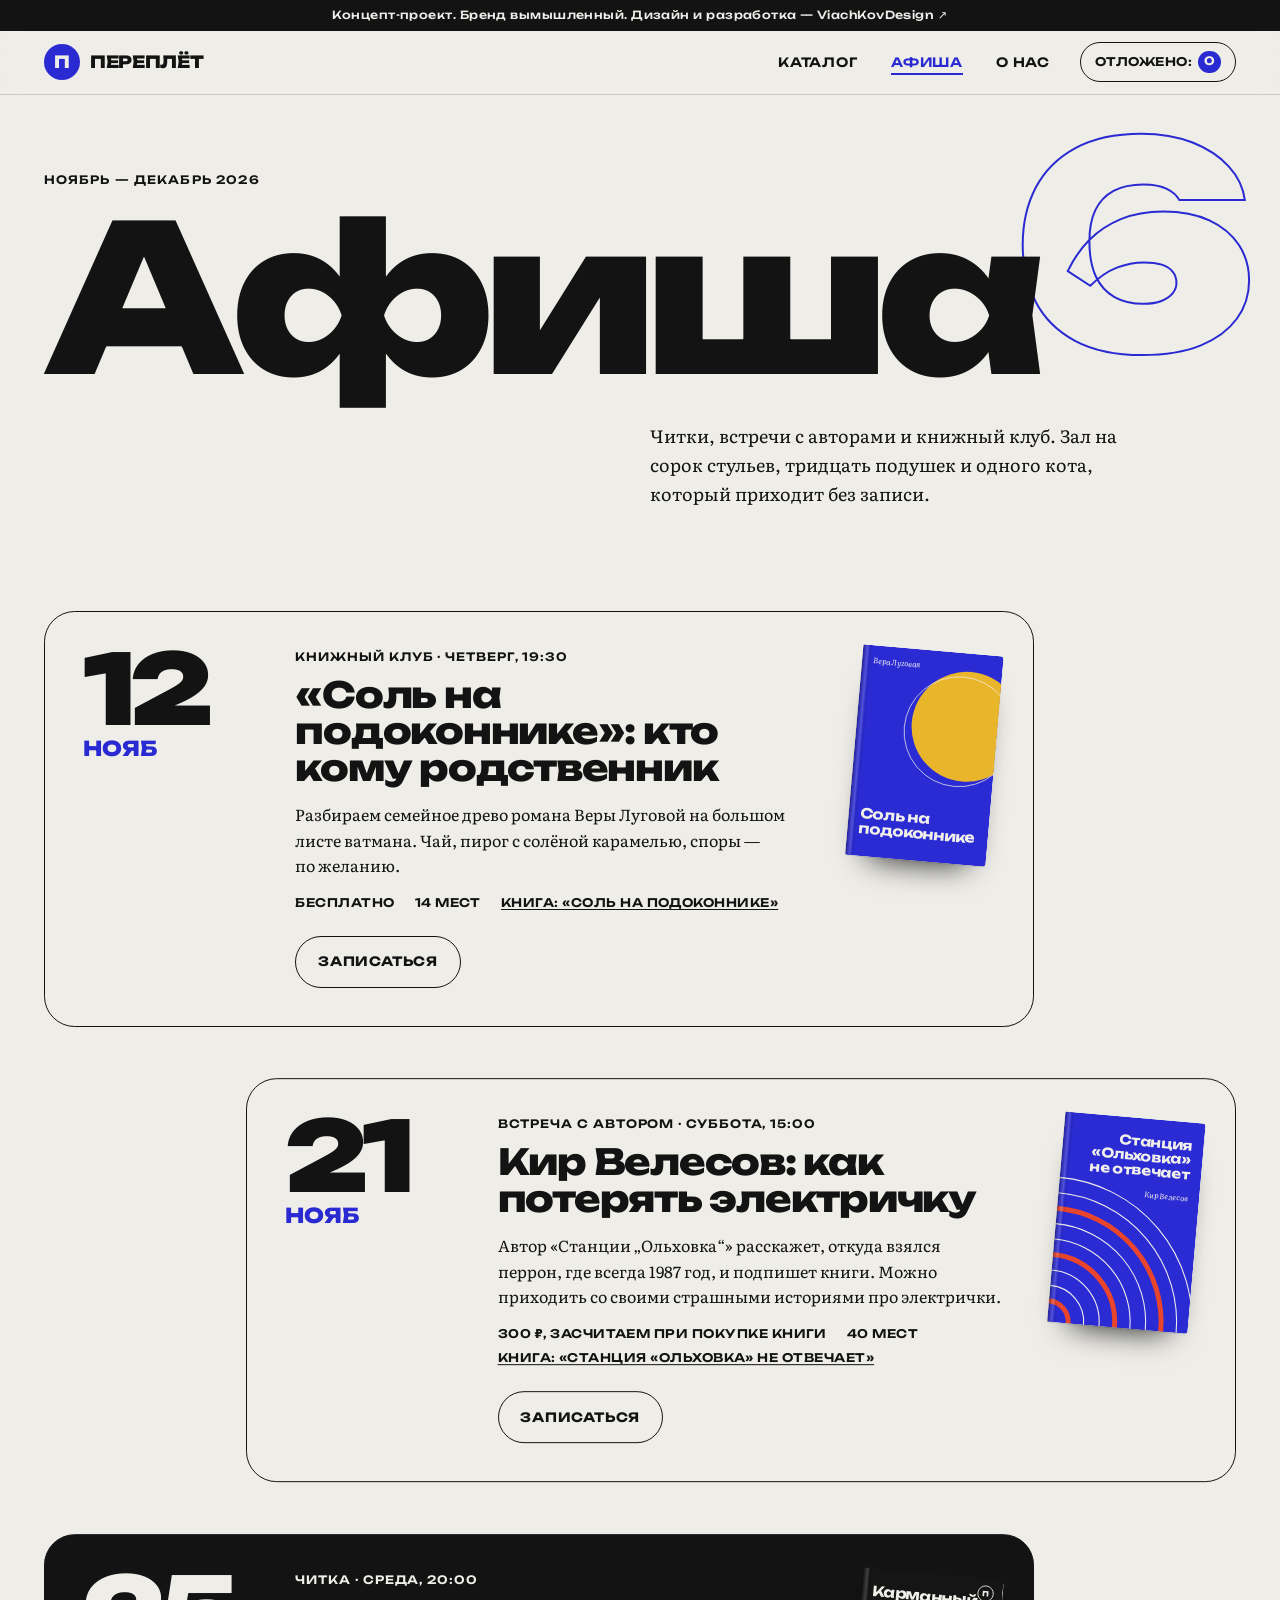
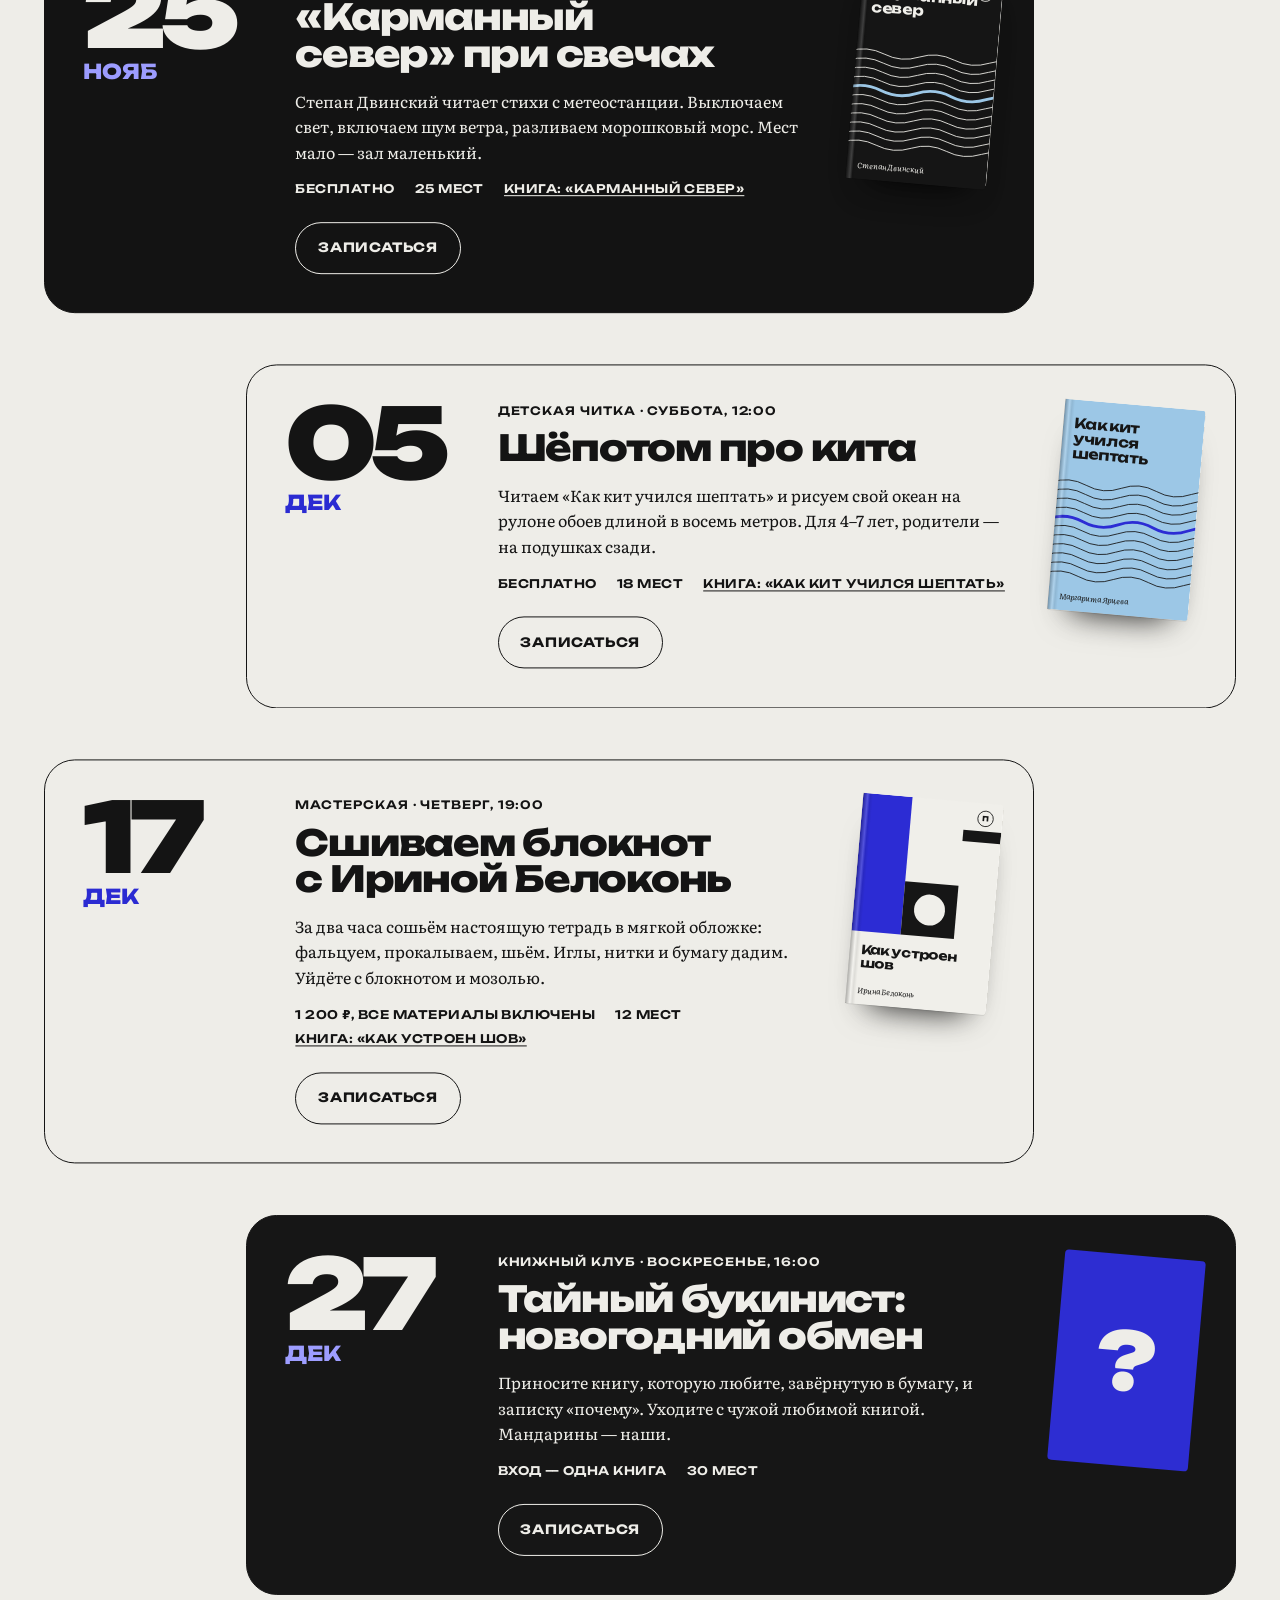
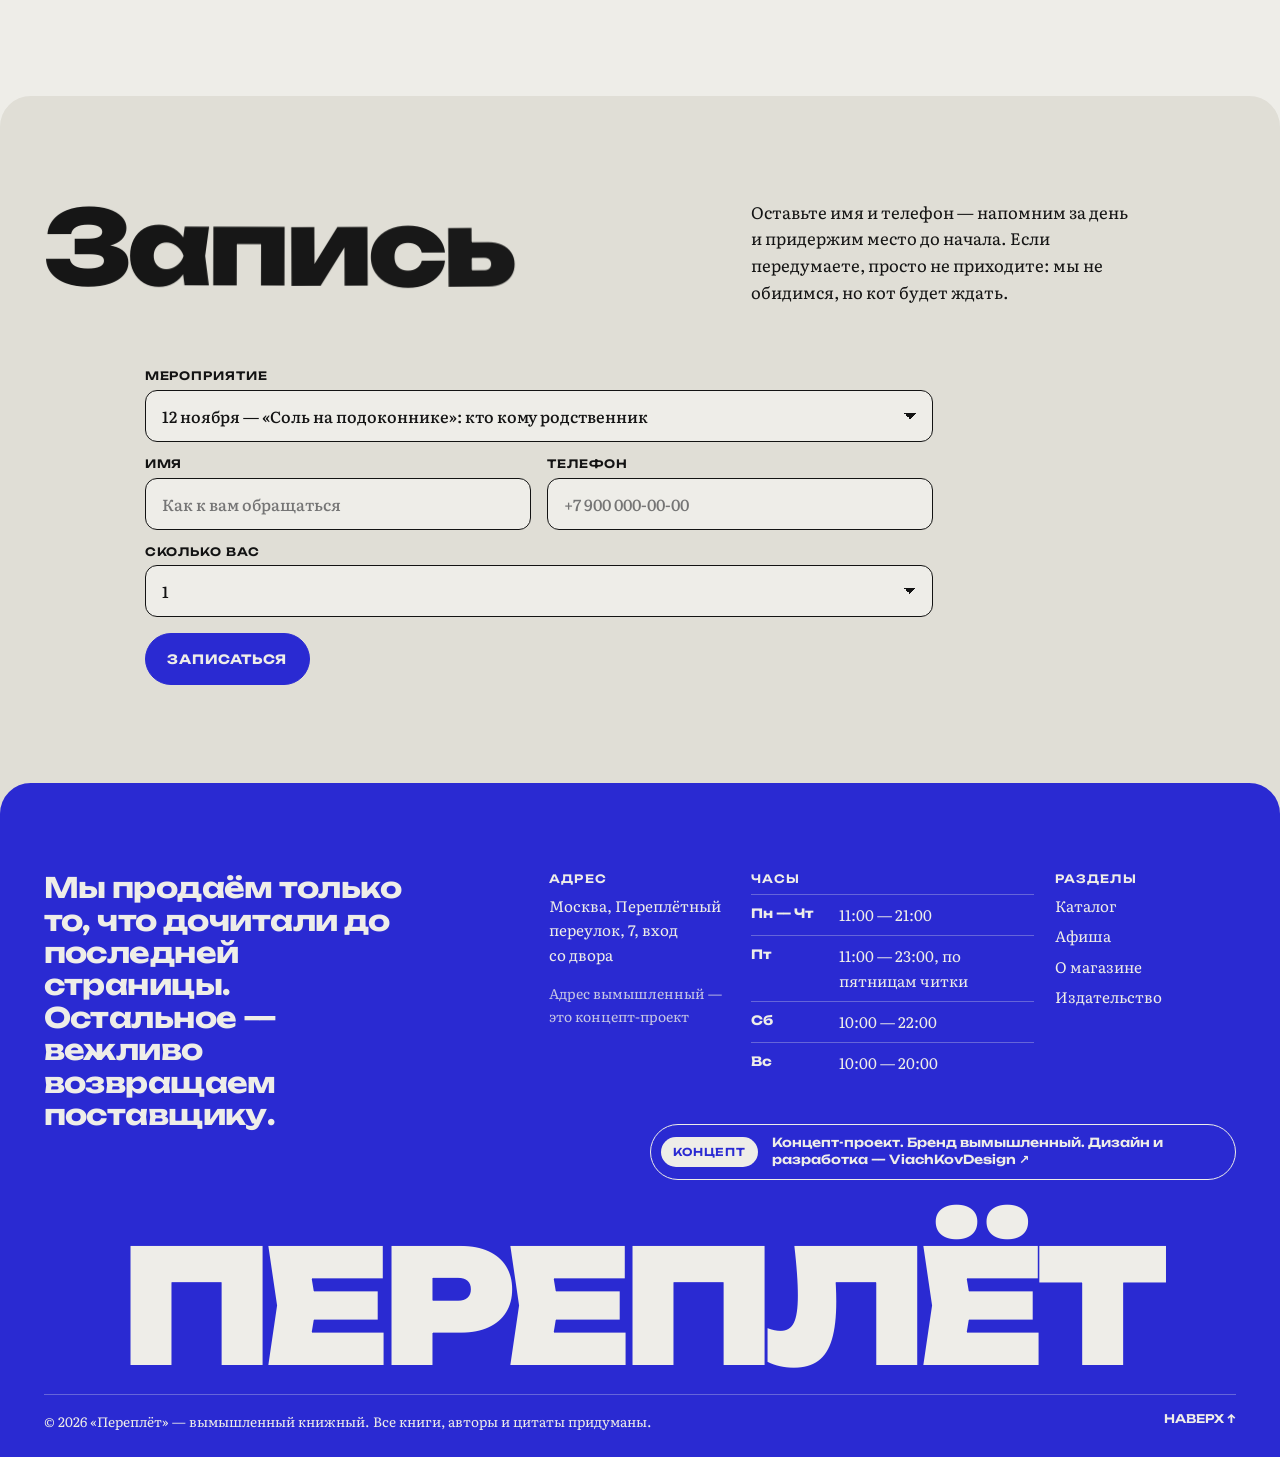
<file: events.html>
<!doctype html>
<html lang="ru">
<head><!--gen:head-->
<meta charset="utf-8">
<meta name="viewport" content="width=device-width, initial-scale=1">
<title>Афиша — Переплёт</title>
<meta name="description" content="Читки, встречи с авторами и книжный клуб в «Переплёте» на ближайшие два месяца.">
<meta name="theme-color" content="#EEEDE8">
<meta name="color-scheme" content="light">
<link rel="canonical" href="https://viachkovdesign.github.io/pereplet-concept/events.html">
<meta property="og:type" content="website">
<meta property="og:url" content="https://viachkovdesign.github.io/pereplet-concept/events.html">
<meta property="og:locale" content="ru_RU">
<meta property="og:site_name" content="Переплёт">
<meta property="og:title" content="Афиша — Переплёт">
<meta property="og:description" content="Читки, встречи с авторами и книжный клуб в «Переплёте» на ближайшие два месяца.">
<meta property="og:image" content="https://viachkovdesign.github.io/pereplet-concept/img/og.png">
<meta property="og:image:width" content="1200">
<meta property="og:image:height" content="630">
<meta name="twitter:card" content="summary_large_image">
<link rel="icon" href="img/favicon.svg" type="image/svg+xml">
<link rel="icon" href="img/favicon-32.png" sizes="32x32" type="image/png">
<link rel="apple-touch-icon" href="img/apple-touch-icon.png">
<link rel="preload" href="vendor/fonts/unbounded-cyrillic-wght-normal.woff2" as="font" type="font/woff2" crossorigin>
<link rel="preload" href="vendor/fonts/literata-cyrillic-wght-normal.woff2" as="font" type="font/woff2" crossorigin>
<link rel="stylesheet" href="css/style.css">
<script>document.documentElement.classList.add('js');try{if(sessionStorage.getItem('pp-curtain'))document.documentElement.classList.add('is-arriving')}catch(e){}</script>
<!--/gen:head--></head>
<body data-page="events" id="top">
<!--gen:header-->
<a class="skip" href="#main">К содержанию</a>
<p class="concept-bar"><a href="https://viachkovdesign.github.io" target="_blank" rel="noopener">Концепт-проект. Бренд вымышленный. Дизайн и разработка — ViachKovDesign<span aria-hidden="true"> ↗</span><span class="visually-hidden"> (откроется в новой вкладке)</span></a></p>
<header class="site-header" data-header>
  <a class="logo" href="index.html" data-magnetic><span class="logo__mark" aria-hidden="true">П</span><span class="logo__word">Переплёт</span><span class="visually-hidden"> — на главную</span></a>
  <nav class="nav" aria-label="Основное меню"><ul><li><a href="catalog.html" data-magnetic>Каталог</a></li><li><a href="events.html" aria-current="page" data-magnetic>Афиша</a></li><li><a href="about.html" data-magnetic>О нас</a></li></ul></nav>
  <button class="reserved-btn" type="button" data-reserved-open aria-haspopup="dialog"><span class="reserved-btn__label">отложено:</span> <b data-reserved-count>0</b></button>
  <button class="menu-btn" type="button" popovertarget="menu" aria-label="Открыть меню"><span></span><span></span></button>
</header>
<div class="menu" id="menu" popover>
  <button class="menu__close" type="button" popovertarget="menu" popovertargetaction="hide">Закрыть</button>
  <nav aria-label="Мобильное меню"><ul><li><a href="catalog.html">Каталог</a></li><li><a href="events.html" aria-current="page">Афиша</a></li><li><a href="about.html">О нас</a></li><li><a href="index.html">Главная</a></li></ul></nav>
  <p class="menu__note">Переплётный пер., 7 · каждый день с 10–11 утра</p>
</div>
<dialog class="drawer" data-drawer aria-labelledby="drawer-title">
  <div class="drawer__inner">
    <div class="drawer__head"><h2 id="drawer-title">Отложено</h2><button class="drawer__close" type="button" data-drawer-close>Закрыть</button></div>
    <ul class="drawer__list" data-drawer-list></ul>
    <p class="drawer__empty" data-drawer-empty>Пока пусто. Откройте любую книгу и нажмите «Отложить в магазине».</p>
    <p class="drawer__note">Держим книги 3 дня. Это демо: на самом деле никто ничего не держит, но приятно же.</p>
  </div>
</dialog>
<div class="curtain" aria-hidden="true"><span class="curtain__spine"></span><span class="curtain__word">Переплёт</span></div>
<!--/gen:header-->
<!--gen:sprite--><svg class="sprite" aria-hidden="true" focusable="false" width="0" height="0"><symbol id="c-sol" viewBox="0 0 200 300"><rect width="200" height="300" fill="#2B2BD4"/><circle cx="156" cy="104" r="78" fill="#E9B52B"/><circle cx="156" cy="104" r="78" fill="none" stroke="#F0EFEA" stroke-width="1" transform="translate(-10 8)"/><text x="16" y="246.4" font-family="Unbounded, Arial Black, sans-serif" font-weight="700" font-size="20" fill="#F0EFEA" text-anchor="start" letter-spacing="-0.4"><tspan x="16" dy="0">Соль на</tspan><tspan x="16" dy="21.6">подоконнике</tspan></text><text x="16" y="26" font-family="Literata, Georgia, serif" font-style="italic" font-size="11" fill="#F0EFEA" text-anchor="start">Вера Луговая</text></symbol><symbol id="c-shov" viewBox="0 0 200 300"><rect width="200" height="300" fill="#F0EFEA"/><rect x="0" y="0" width="70" height="196" fill="#2B2BD4"/><rect x="70" y="120" width="76" height="76" fill="#151515"/><circle cx="108" cy="158" r="22" fill="#F0EFEA"/><rect x="146" y="40" width="54" height="16" fill="#151515"/><text x="16" y="228" font-family="Unbounded, Arial Black, sans-serif" font-weight="700" font-size="18" fill="#151515" text-anchor="start" letter-spacing="-0.4"><tspan x="16" dy="0">Как устроен</tspan><tspan x="16" dy="19.44">шов</tspan></text><text x="16" y="284" font-family="Literata, Georgia, serif" font-style="italic" font-size="11" fill="#151515" text-anchor="start">Ирина Белоконь</text><g transform="translate(176 22)"><circle r="11" fill="none" stroke="#151515" stroke-width="1.2"/><text y="4" font-family="Unbounded, Arial Black, sans-serif" font-size="10" font-weight="800" fill="#151515" text-anchor="middle">П</text></g></symbol><symbol id="c-sever" viewBox="0 0 200 300"><rect width="200" height="300" fill="#151515"/><path d="M-10 120 Q 15 110 40 120 T 90 120 T 140 120 T 190 120 T 240 120" fill="none" stroke="#F0EFEA" stroke-width="1.2"/><path d="M-10 133 Q 15 123 40 133 T 90 133 T 140 133 T 190 133 T 240 133" fill="none" stroke="#F0EFEA" stroke-width="1.2"/><path d="M-10 146 Q 15 136 40 146 T 90 146 T 140 146 T 190 146 T 240 146" fill="none" stroke="#F0EFEA" stroke-width="1.2"/><path d="M-10 159 Q 15 149 40 159 T 90 159 T 140 159 T 190 159 T 240 159" fill="none" stroke="#F0EFEA" stroke-width="1.2"/><path d="M-10 172 Q 15 162 40 172 T 90 172 T 140 172 T 190 172 T 240 172" fill="none" stroke="#9CC7E6" stroke-width="4"/><path d="M-10 185 Q 15 175 40 185 T 90 185 T 140 185 T 190 185 T 240 185" fill="none" stroke="#F0EFEA" stroke-width="1.2"/><path d="M-10 198 Q 15 188 40 198 T 90 198 T 140 198 T 190 198 T 240 198" fill="none" stroke="#F0EFEA" stroke-width="1.2"/><path d="M-10 211 Q 15 201 40 211 T 90 211 T 140 211 T 190 211 T 240 211" fill="none" stroke="#F0EFEA" stroke-width="1.2"/><path d="M-10 224 Q 15 214 40 224 T 90 224 T 140 224 T 190 224 T 240 224" fill="none" stroke="#F0EFEA" stroke-width="1.2"/><path d="M-10 237 Q 15 227 40 237 T 90 237 T 140 237 T 190 237 T 240 237" fill="none" stroke="#F0EFEA" stroke-width="1.2"/><path d="M-10 250 Q 15 240 40 250 T 90 250 T 140 250 T 190 250 T 240 250" fill="none" stroke="#F0EFEA" stroke-width="1.2"/><text x="16" y="40" font-family="Unbounded, Arial Black, sans-serif" font-weight="700" font-size="20" fill="#F0EFEA" text-anchor="start" letter-spacing="-0.4"><tspan x="16" dy="0">Карманный</tspan><tspan x="16" dy="21.6">север</tspan></text><text x="16" y="284" font-family="Literata, Georgia, serif" font-style="italic" font-size="11" fill="#F0EFEA" text-anchor="start">Степан Двинский</text><g transform="translate(176 22)"><circle r="11" fill="none" stroke="#F0EFEA" stroke-width="1.2"/><text y="4" font-family="Unbounded, Arial Black, sans-serif" font-size="10" font-weight="800" fill="#F0EFEA" text-anchor="middle">П</text></g></symbol><symbol id="c-olhovka" viewBox="0 0 200 300"><rect width="200" height="300" fill="#2B2BD4"/><path d="M0 270 A30 30 0 0 1 30 300" fill="none" stroke="#E8452C" stroke-width="7"/><path d="M0 248 A52 52 0 0 1 52 300" fill="none" stroke="#F0EFEA" stroke-width="1.5"/><path d="M0 226 A74 74 0 0 1 74 300" fill="none" stroke="#F0EFEA" stroke-width="1.5"/><path d="M0 204 A96 96 0 0 1 96 300" fill="none" stroke="#E8452C" stroke-width="7"/><path d="M0 182 A118 118 0 0 1 118 300" fill="none" stroke="#F0EFEA" stroke-width="1.5"/><path d="M0 160 A140 140 0 0 1 140 300" fill="none" stroke="#F0EFEA" stroke-width="1.5"/><path d="M0 138 A162 162 0 0 1 162 300" fill="none" stroke="#E8452C" stroke-width="7"/><path d="M0 116 A184 184 0 0 1 184 300" fill="none" stroke="#F0EFEA" stroke-width="1.5"/><path d="M0 94 A206 206 0 0 1 206 300" fill="none" stroke="#F0EFEA" stroke-width="1.5"/><text x="184" y="40" font-family="Unbounded, Arial Black, sans-serif" font-weight="700" font-size="19" fill="#F0EFEA" text-anchor="end" letter-spacing="-0.4"><tspan x="184" dy="0">Станция</tspan><tspan x="184" dy="20.520000000000003">«Ольховка»</tspan><tspan x="184" dy="20.520000000000003">не отвечает</tspan></text><text x="184" y="112" font-family="Literata, Georgia, serif" font-style="italic" font-size="11" fill="#F0EFEA" text-anchor="end">Кир Велесов</text></symbol><symbol id="c-kit" viewBox="0 0 200 300"><rect width="200" height="300" fill="#9CC7E6"/><path d="M-10 120 Q 15 109 40 120 T 90 120 T 140 120 T 190 120 T 240 120" fill="none" stroke="#151515" stroke-width="1.2"/><path d="M-10 133 Q 15 122 40 133 T 90 133 T 140 133 T 190 133 T 240 133" fill="none" stroke="#151515" stroke-width="1.2"/><path d="M-10 146 Q 15 135 40 146 T 90 146 T 140 146 T 190 146 T 240 146" fill="none" stroke="#151515" stroke-width="1.2"/><path d="M-10 159 Q 15 148 40 159 T 90 159 T 140 159 T 190 159 T 240 159" fill="none" stroke="#151515" stroke-width="1.2"/><path d="M-10 172 Q 15 161 40 172 T 90 172 T 140 172 T 190 172 T 240 172" fill="none" stroke="#2B2BD4" stroke-width="4"/><path d="M-10 185 Q 15 174 40 185 T 90 185 T 140 185 T 190 185 T 240 185" fill="none" stroke="#151515" stroke-width="1.2"/><path d="M-10 198 Q 15 187 40 198 T 90 198 T 140 198 T 190 198 T 240 198" fill="none" stroke="#151515" stroke-width="1.2"/><path d="M-10 211 Q 15 200 40 211 T 90 211 T 140 211 T 190 211 T 240 211" fill="none" stroke="#151515" stroke-width="1.2"/><path d="M-10 224 Q 15 213 40 224 T 90 224 T 140 224 T 190 224 T 240 224" fill="none" stroke="#151515" stroke-width="1.2"/><path d="M-10 237 Q 15 226 40 237 T 90 237 T 140 237 T 190 237 T 240 237" fill="none" stroke="#151515" stroke-width="1.2"/><path d="M-10 250 Q 15 239 40 250 T 90 250 T 140 250 T 190 250 T 240 250" fill="none" stroke="#151515" stroke-width="1.2"/><text x="16" y="40" font-family="Unbounded, Arial Black, sans-serif" font-weight="700" font-size="20" fill="#151515" text-anchor="start" letter-spacing="-0.4"><tspan x="16" dy="0">Как кит</tspan><tspan x="16" dy="21.6">учился</tspan><tspan x="16" dy="21.6">шептать</tspan></text><text x="16" y="284" font-family="Literata, Georgia, serif" font-style="italic" font-size="11" fill="#151515" text-anchor="start">Маргарита Ярцева</text></symbol></svg><!--/gen:sprite-->
<main id="main">
  <section class="page-hero page-hero--events grid" aria-labelledby="ev-title">
    <p class="label page-hero__kicker">Ноябрь — декабрь 2026</p>
    <h1 class="page-hero__title" id="ev-title" data-split>Афиша</h1>
    <span class="page-hero__count" aria-hidden="true"><!--gen:count-events-->6<!--/gen:count-events--></span>
    <p class="page-hero__lead">Читки, встречи с авторами и книжный клуб. Зал на сорок стульев, тридцать подушек и одного кота, который приходит без записи.</p>
  </section>

  <section class="events" aria-label="Мероприятия">
    <div class="events__list"><!--gen:events-->
<article class="event event--1" id="club-sol" data-reveal>
  <p class="event__date"><b>12</b><span>нояб</span></p>
  <div class="event__body">
    <p class="event__type">Книжный клуб · четверг, 19:30</p>
    <h2 class="event__title">«Соль на подоконнике»: кто кому родственник</h2>
    <p class="event__text">Разбираем семейное древо романа Веры Луговой на большом листе ватмана. Чай, пирог с солёной карамелью, споры — по желанию.</p>
    <p class="event__meta"><span>Бесплатно</span><span>14 мест</span><a href="book.html?id=sol#sol">Книга: «Соль на подоконнике»</a></p>
    <a class="btn btn--line" href="#signup" data-signup="club-sol"><span class="btn__label" data-text="Записаться">Записаться</span></a>
  </div>
  <a class="event__cover" href="book.html?id=sol#sol" tabindex="-1" aria-hidden="true" data-cover-link><div class="cover cover--sm" style="--spine:#E9B52B"><span class="cover__pages" aria-hidden="true"></span><svg class="cover__front" viewBox="0 0 200 300" aria-hidden="true" focusable="false"><use href="#c-sol"/></svg></div></a>
</article>
<article class="event event--2" id="velesov" data-reveal>
  <p class="event__date"><b>21</b><span>нояб</span></p>
  <div class="event__body">
    <p class="event__type">Встреча с автором · суббота, 15:00</p>
    <h2 class="event__title">Кир Велесов: как потерять электричку</h2>
    <p class="event__text">Автор «Станции „Ольховка“» расскажет, откуда взялся перрон, где всегда 1987 год, и подпишет книги. Можно приходить со своими страшными историями про электрички.</p>
    <p class="event__meta"><span>300 ₽, засчитаем при покупке книги</span><span>40 мест</span><a href="book.html?id=olhovka#olhovka">Книга: «Станция «Ольховка» не отвечает»</a></p>
    <a class="btn btn--line" href="#signup" data-signup="velesov"><span class="btn__label" data-text="Записаться">Записаться</span></a>
  </div>
  <a class="event__cover" href="book.html?id=olhovka#olhovka" tabindex="-1" aria-hidden="true" data-cover-link><div class="cover cover--sm" style="--spine:#E8452C"><span class="cover__pages" aria-hidden="true"></span><svg class="cover__front" viewBox="0 0 200 300" aria-hidden="true" focusable="false"><use href="#c-olhovka"/></svg></div></a>
</article>
<article class="event event--3" id="svechi" data-reveal>
  <p class="event__date"><b>25</b><span>нояб</span></p>
  <div class="event__body">
    <p class="event__type">Читка · среда, 20:00</p>
    <h2 class="event__title">«Карманный север» при свечах</h2>
    <p class="event__text">Степан Двинский читает стихи с метеостанции. Выключаем свет, включаем шум ветра, разливаем морошковый морс. Мест мало — зал маленький.</p>
    <p class="event__meta"><span>Бесплатно</span><span>25 мест</span><a href="book.html?id=sever#sever">Книга: «Карманный север»</a></p>
    <a class="btn btn--line" href="#signup" data-signup="svechi"><span class="btn__label" data-text="Записаться">Записаться</span></a>
  </div>
  <a class="event__cover" href="book.html?id=sever#sever" tabindex="-1" aria-hidden="true" data-cover-link><div class="cover cover--sm" style="--spine:#9CC7E6"><span class="cover__pages" aria-hidden="true"></span><svg class="cover__front" viewBox="0 0 200 300" aria-hidden="true" focusable="false"><use href="#c-sever"/></svg></div></a>
</article>
<article class="event event--4" id="kit-kids" data-reveal>
  <p class="event__date"><b>05</b><span>дек</span></p>
  <div class="event__body">
    <p class="event__type">Детская читка · суббота, 12:00</p>
    <h2 class="event__title">Шёпотом про кита</h2>
    <p class="event__text">Читаем «Как кит учился шептать» и рисуем свой океан на рулоне обоев длиной в восемь метров. Для 4–7 лет, родители — на подушках сзади.</p>
    <p class="event__meta"><span>Бесплатно</span><span>18 мест</span><a href="book.html?id=kit#kit">Книга: «Как кит учился шептать»</a></p>
    <a class="btn btn--line" href="#signup" data-signup="kit-kids"><span class="btn__label" data-text="Записаться">Записаться</span></a>
  </div>
  <a class="event__cover" href="book.html?id=kit#kit" tabindex="-1" aria-hidden="true" data-cover-link><div class="cover cover--sm" style="--spine:#2B2BD4"><span class="cover__pages" aria-hidden="true"></span><svg class="cover__front" viewBox="0 0 200 300" aria-hidden="true" focusable="false"><use href="#c-kit"/></svg></div></a>
</article>
<article class="event event--5" id="shov-workshop" data-reveal>
  <p class="event__date"><b>17</b><span>дек</span></p>
  <div class="event__body">
    <p class="event__type">Мастерская · четверг, 19:00</p>
    <h2 class="event__title">Сшиваем блокнот с Ириной Белоконь</h2>
    <p class="event__text">За два часа сошьём настоящую тетрадь в мягкой обложке: фальцуем, прокалываем, шьём. Иглы, нитки и бумагу дадим. Уйдёте с блокнотом и мозолью.</p>
    <p class="event__meta"><span>1 200 ₽, все материалы включены</span><span>12 мест</span><a href="book.html?id=shov#shov">Книга: «Как устроен шов»</a></p>
    <a class="btn btn--line" href="#signup" data-signup="shov-workshop"><span class="btn__label" data-text="Записаться">Записаться</span></a>
  </div>
  <a class="event__cover" href="book.html?id=shov#shov" tabindex="-1" aria-hidden="true" data-cover-link><div class="cover cover--sm" style="--spine:#2B2BD4"><span class="cover__pages" aria-hidden="true"></span><svg class="cover__front" viewBox="0 0 200 300" aria-hidden="true" focusable="false"><use href="#c-shov"/></svg></div></a>
</article>
<article class="event event--6" id="bukinist" data-reveal>
  <p class="event__date"><b>27</b><span>дек</span></p>
  <div class="event__body">
    <p class="event__type">Книжный клуб · воскресенье, 16:00</p>
    <h2 class="event__title">Тайный букинист: новогодний обмен</h2>
    <p class="event__text">Приносите книгу, которую любите, завёрнутую в бумагу, и записку «почему». Уходите с чужой любимой книгой. Мандарины — наши.</p>
    <p class="event__meta"><span>Вход — одна книга</span><span>30 мест</span></p>
    <a class="btn btn--line" href="#signup" data-signup="bukinist"><span class="btn__label" data-text="Записаться">Записаться</span></a>
  </div>
  <span class="event__cover event__cover--gift" aria-hidden="true">?</span>
</article><!--/gen:events--></div>
  </section>

  <section class="signup grid" id="signup" aria-labelledby="signup-title">
    <h2 class="signup__title sec-title" id="signup-title" data-split>Запись</h2>
    <p class="signup__lead">Оставьте имя и телефон — напомним за день и придержим место до начала. Если передумаете, просто не приходите: мы не обидимся, но кот будет ждать.</p>
    <form class="form signup__form" data-signup-form novalidate>
      <div class="field field--wide">
        <label for="ev-select">Мероприятие</label>
        <select id="ev-select" name="event" required data-event-select><!--gen:event-options--><option value="club-sol">12 ноября — «Соль на подоконнике»: кто кому родственник</option><option value="velesov">21 ноября — Кир Велесов: как потерять электричку</option><option value="svechi">25 ноября — «Карманный север» при свечах</option><option value="kit-kids">5 декабря — Шёпотом про кита</option><option value="shov-workshop">17 декабря — Сшиваем блокнот с Ириной Белоконь</option><option value="bukinist">27 декабря — Тайный букинист: новогодний обмен</option><!--/gen:event-options--></select>
      </div>
      <div class="field"><label for="ev-name">Имя</label><input id="ev-name" name="name" autocomplete="given-name" required minlength="2" placeholder="Как к вам обращаться"></div>
      <div class="field"><label for="ev-phone">Телефон</label><input id="ev-phone" name="phone" type="tel" autocomplete="tel" inputmode="tel" required placeholder="+7 900 000-00-00"></div>
      <div class="field field--wide">
        <label for="ev-guests">Сколько вас</label>
        <select id="ev-guests" name="guests"><option>1</option><option>2</option><option>3</option><option>4</option></select>
      </div>
      <p class="form__error" role="alert" data-error></p>
      <button class="btn btn--accent" type="submit"><span class="btn__label" data-text="Записаться">Записаться</span></button>
      <noscript><p class="form__lead">Демо-форма работает при включённом JavaScript.</p></noscript>
    </form>
    <p class="signup__done" role="status" data-done></p>
  </section>
</main>
<!--gen:footer-->
<footer class="site-footer">
  <div class="footer__grid">
    <p class="footer__claim">Мы продаём только то, что дочитали до последней страницы. Остальное — вежливо возвращаем поставщику.</p>
    <div class="footer__col">
      <p class="label">Адрес</p>
      <p>Москва, Переплётный переулок, 7, вход со двора</p>
      <p class="muted">Адрес вымышленный — это концепт-проект</p>
    </div>
    <div class="footer__col">
      <p class="label">Часы</p>
      <dl class="hours"><div><dt>Пн — Чт</dt><dd>11:00 — 21:00</dd></div><div><dt>Пт</dt><dd>11:00 — 23:00, по пятницам читки</dd></div><div><dt>Сб</dt><dd>10:00 — 22:00</dd></div><div><dt>Вс</dt><dd>10:00 — 20:00</dd></div></dl>
    </div>
    <nav class="footer__col" aria-label="Ссылки в подвале">
      <p class="label">Разделы</p>
      <ul><li><a href="catalog.html">Каталог</a></li><li><a href="events.html">Афиша</a></li><li><a href="about.html">О магазине</a></li><li><a href="about.html#house">Издательство</a></li></ul>
    </nav>
    <a class="concept-plaque" href="https://viachkovdesign.github.io" target="_blank" rel="noopener" data-magnetic>
      <span class="concept-plaque__k">Концепт</span>
      <span>Концепт-проект. Бренд вымышленный. Дизайн и разработка — ViachKovDesign<span aria-hidden="true"> ↗</span><span class="visually-hidden"> (откроется в новой вкладке)</span></span>
    </a>
  </div>
  <p class="footer__word" aria-hidden="true">Переплёт</p>
  <p class="footer__copy"><span>© 2026 «Переплёт» — вымышленный книжный. Все книги, авторы и цитаты придуманы.</span><a href="#top" data-to-top>Наверх ↑</a></p>
</footer>
<!--/gen:footer-->
<!--gen:scripts-->
<script src="vendor/gsap.min.js" defer></script>
<script src="vendor/ScrollTrigger.min.js" defer></script>
<script src="vendor/lenis.min.js" defer></script>
<script src="js/main.js" defer></script>
<!--/gen:scripts-->
</body>
</html>
</file>
<file: css/style.css>
/* ==========================================================================
   ПЕРЕПЛЁТ — концепт книжного магазина
   Ломаная сетка: 12 колонок на десктопе, 6 на телефоне.
   ========================================================================== */

/* ---------- шрифты (локально, из npm @fontsource-variable 5.3.0) ---------- */
@font-face { font-family: Unbounded; src: url(../vendor/fonts/unbounded-cyrillic-wght-normal.woff2) format('woff2'); font-weight: 200 900; font-display: swap; unicode-range: U+0301, U+0400-045F, U+0490-0491, U+04B0-04B1, U+2116; }
@font-face { font-family: Unbounded; src: url(../vendor/fonts/unbounded-latin-wght-normal.woff2) format('woff2'); font-weight: 200 900; font-display: swap; unicode-range: U+0000-00FF, U+0131, U+0152-0153, U+02BB-02BC, U+02C6, U+02DA, U+02DC, U+0304, U+0308, U+0329, U+2000-206F, U+20AC, U+2122, U+2191, U+2193, U+2212, U+2215, U+FEFF, U+FFFD; }
@font-face { font-family: Literata; src: url(../vendor/fonts/literata-cyrillic-wght-normal.woff2) format('woff2'); font-weight: 200 900; font-display: swap; unicode-range: U+0301, U+0400-045F, U+0490-0491, U+04B0-04B1, U+2116; }
@font-face { font-family: Literata; src: url(../vendor/fonts/literata-latin-wght-normal.woff2) format('woff2'); font-weight: 200 900; font-display: swap; unicode-range: U+0000-00FF, U+0131, U+0152-0153, U+02BB-02BC, U+02C6, U+02DA, U+02DC, U+0304, U+0308, U+0329, U+2000-206F, U+20AC, U+2122, U+2191, U+2193, U+2212, U+2215, U+FEFF, U+FFFD; }
@font-face { font-family: Literata; font-style: italic; src: url(../vendor/fonts/literata-cyrillic-wght-italic.woff2) format('woff2'); font-weight: 200 900; font-display: swap; unicode-range: U+0301, U+0400-045F, U+0490-0491, U+04B0-04B1, U+2116; }
@font-face { font-family: Literata; font-style: italic; src: url(../vendor/fonts/literata-latin-wght-italic.woff2) format('woff2'); font-weight: 200 900; font-display: swap; unicode-range: U+0000-00FF, U+0131, U+0152-0153, U+02BB-02BC, U+02C6, U+02DA, U+02DC, U+0304, U+0308, U+0329, U+2000-206F, U+20AC, U+2122, U+2191, U+2193, U+2212, U+2215, U+FEFF, U+FFFD; }

/* ---------- токены ---------- */
:root {
  --paper: #EEEDE8;      /* газетная бумага, холодная */
  --paper-2: #E0DED6;
  --ink: #131313;        /* типографская краска */
  --ink-2: #47463F;
  --line: rgba(19, 19, 19, .16);
  --accent: #2A2AD2;     /* ультрамарин переплётного ледерина */
  --accent-2: #1E1EA8;
  --pad: clamp(16px, 3.4vw, 64px);
  --gutter: clamp(10px, 1.6vw, 28px);
  --col: calc((100vw - 2 * var(--pad) - 11 * var(--gutter)) / 12);
  --f-display: Unbounded, 'Arial Black', system-ui, sans-serif;
  --f-text: Literata, Georgia, 'Times New Roman', serif;
  --ease: cubic-bezier(.76, 0, .24, 1);
  --ease-out: cubic-bezier(.16, 1, .3, 1);
  --header-h: 64px;
  --radius-sheet: clamp(18px, 2.4vw, 40px);
  color-scheme: light;
}

/* ---------- база ---------- */
*, *::before, *::after { box-sizing: border-box; }
html { -webkit-text-size-adjust: 100%; text-size-adjust: 100%; scroll-padding-top: calc(var(--header-h) + 16px); }
html.lenis, html.lenis body { height: auto; }
.lenis.lenis-smooth { scroll-behavior: auto !important; }
.lenis.lenis-stopped { overflow: clip; }
body {
  margin: 0; background: var(--paper); color: var(--ink);
  font: 400 1.0625rem/1.6 var(--f-text);
  overflow-x: clip;
  -webkit-font-smoothing: antialiased; text-rendering: optimizeLegibility;
}
img, svg { display: block; max-width: 100%; }
a { color: inherit; text-decoration-thickness: 1px; text-underline-offset: .2em; }
h1, h2, h3, h4 { margin: 0; font-family: var(--f-display); font-weight: 700; line-height: 1; letter-spacing: -.02em; text-wrap: balance; }
p { margin: 0 0 1em; text-wrap: pretty; }
p:last-child { margin-bottom: 0; }
ul, ol { margin: 0; padding: 0; list-style: none; }
button, input, select { font: inherit; color: inherit; }
fieldset { margin: 0; padding: 0; border: 0; min-width: 0; }
dl, dd { margin: 0; }
blockquote { margin: 0; }
figure { margin: 0; }
::selection { background: var(--accent); color: var(--paper); }
:focus-visible { outline: 3px solid var(--accent); outline-offset: 3px; border-radius: 2px; }
.panel--accent :focus-visible, .panel--ink :focus-visible, .site-footer :focus-visible { outline-color: var(--paper); }
.visually-hidden { position: absolute !important; width: 1px; height: 1px; padding: 0; margin: -1px; overflow: hidden; clip: rect(0 0 0 0); white-space: nowrap; border: 0; }
.nowrap { white-space: nowrap; }
.muted { color: var(--ink-2); font-size: .92em; }
.label { font: 600 .72rem/1.3 var(--f-display); letter-spacing: .1em; text-transform: uppercase; margin: 0 0 .6em; }
.sprite { position: absolute; width: 0; height: 0; overflow: hidden; }

.grid {
  display: grid;
  grid-template-columns: repeat(12, minmax(0, 1fr));
  column-gap: var(--gutter);
  padding-inline: var(--pad);
}

/* ---------- скип, концепт-полоса, шапка ---------- */
.skip { position: absolute; left: 8px; top: -60px; z-index: 10000; background: var(--ink); color: var(--paper); padding: 10px 16px; border-radius: 999px; font: 600 .8rem var(--f-display); }
.skip:focus { top: 8px; }
.concept-bar { margin: 0; background: var(--ink); color: var(--paper); text-align: center; font: 500 .7rem/1.3 var(--f-display); letter-spacing: .04em; }
.concept-bar a { display: block; padding: 8px var(--pad); text-decoration: none; }
.concept-bar a:hover { text-decoration: underline; }

.site-header {
  position: sticky; top: 0; z-index: 500; height: var(--header-h);
  display: flex; align-items: center; gap: clamp(12px, 2vw, 32px);
  padding-inline: var(--pad);
  background: color-mix(in srgb, var(--paper) 90%, transparent);
  backdrop-filter: blur(10px); -webkit-backdrop-filter: blur(10px);
  border-bottom: 1px solid var(--line);
  transition: transform .5s var(--ease);
  view-transition-name: site-header;
}
.site-header.is-hidden { transform: translateY(-101%); }
.logo { display: inline-flex; align-items: center; gap: 10px; text-decoration: none; margin-right: auto; }
.logo__mark { display: grid; place-items: center; width: 36px; height: 36px; border-radius: 50%; background: var(--accent); color: var(--paper); font: 800 1.05rem/1 var(--f-display); transition: transform .6s var(--ease-out); }
.logo:hover .logo__mark { transform: rotate(-12deg) scale(1.06); }
.logo__word { font: 800 1.05rem/1 var(--f-display); letter-spacing: -.02em; text-transform: uppercase; }
.nav ul { display: flex; gap: clamp(8px, 2vw, 28px); }
.nav a { display: inline-block; font: 600 .8rem/1 var(--f-display); text-transform: uppercase; letter-spacing: .06em; text-decoration: none; padding: 10px 4px; position: relative; }
.nav a::after { content: ''; position: absolute; left: 4px; right: 4px; bottom: 4px; height: 2px; background: currentColor; transform: scaleX(0); transform-origin: right; transition: transform .45s var(--ease); }
.nav a:hover::after, .nav a[aria-current="page"]::after { transform: scaleX(1); transform-origin: left; }
.nav a[aria-current="page"] { color: var(--accent); }
.reserved-btn {
  display: inline-flex; align-items: center; gap: 6px; min-height: 40px;
  border: 1.5px solid var(--ink); border-radius: 999px; background: transparent; padding: 0 14px;
  font: 600 .74rem/1 var(--f-display); text-transform: uppercase; letter-spacing: .04em; cursor: pointer;
  transition: background .3s, color .3s;
}
.reserved-btn b { display: inline-grid; place-items: center; min-width: 22px; height: 22px; border-radius: 11px; background: var(--accent); color: var(--paper); font-size: .72rem; padding: 0 6px; }
.reserved-btn:hover { background: var(--ink); color: var(--paper); }
.reserved-btn.is-bump b { animation: bump .6s var(--ease-out); }
@keyframes bump { 0% { transform: scale(1); } 30% { transform: scale(1.6) rotate(-10deg); } 100% { transform: scale(1); } }
html:not(.js) .reserved-btn { display: none; }
.menu-btn { display: none; width: 44px; height: 44px; border: 0; border-radius: 50%; background: var(--ink); cursor: pointer; padding: 0; position: relative; }
.menu-btn span { position: absolute; left: 13px; right: 13px; height: 2px; background: var(--paper); transition: transform .3s; }
.menu-btn span:first-child { top: 18px; } .menu-btn span:last-child { top: 25px; }
.menu {
  inset: 0; width: 100%; height: 100%; max-width: none; max-height: none; margin: 0; border: 0; padding: 24px var(--pad);
  background: var(--accent); color: var(--paper);
}
.menu:popover-open { display: flex; flex-direction: column; }
.menu__close { align-self: flex-end; background: transparent; border: 1.5px solid currentColor; border-radius: 999px; padding: 10px 18px; font: 600 .78rem var(--f-display); text-transform: uppercase; cursor: pointer; }
.menu ul { margin-top: 8vh; }
.menu li a { display: block; font: 800 clamp(2.4rem, 13vw, 5rem)/1.05 var(--f-display); text-decoration: none; letter-spacing: -.03em; padding: 4px 0; }
.menu li a[aria-current="page"] { text-decoration: underline; text-decoration-thickness: 4px; }
.menu__note { margin-top: auto; font-style: italic; }
.menu:popover-open li { animation: menu-in .6s var(--ease-out) both; }
.menu li:nth-child(2) { animation-delay: .05s; } .menu li:nth-child(3) { animation-delay: .1s; } .menu li:nth-child(4) { animation-delay: .15s; }
@keyframes menu-in { from { transform: translateY(40px); opacity: 0; } }

/* ящик «Отложено» */
.drawer { margin: 0 0 0 auto; height: 100%; max-height: none; width: min(440px, 100%); border: 0; padding: 0; background: var(--paper); color: var(--ink); box-shadow: -30px 0 60px rgba(0,0,0,.2); }
.drawer::backdrop { background: rgba(19, 19, 19, .45); }
.drawer[open] { animation: drawer-in .5s var(--ease-out); }
@keyframes drawer-in { from { transform: translateX(100%); } }
.drawer__inner { padding: 24px; display: flex; flex-direction: column; gap: 16px; min-height: 100%; }
.drawer__head { display: flex; align-items: center; justify-content: space-between; }
.drawer__head h2 { font-size: 1.6rem; }
.drawer__close { background: transparent; border: 1.5px solid currentColor; border-radius: 999px; padding: 8px 14px; font: 600 .74rem var(--f-display); text-transform: uppercase; cursor: pointer; }
.drawer__list li { display: grid; grid-template-columns: 44px 1fr auto; gap: 12px; align-items: center; padding: 12px 0; border-bottom: 1px solid var(--line); }
.drawer__spine { width: 44px; height: 64px; border-radius: 2px; display: grid; place-items: center; font: 800 1.2rem var(--f-display); }
.drawer__list a { font: 600 .95rem/1.2 var(--f-display); text-decoration: none; }
.drawer__list small { display: block; font-style: italic; color: var(--ink-2); margin-top: 4px; }
.drawer__list button { background: none; border: 0; text-decoration: underline; cursor: pointer; font-size: .85rem; color: var(--ink-2); min-height: 32px; }
.drawer__note { margin-top: auto; font-style: italic; color: var(--ink-2); font-size: .9rem; }

/* ---------- кнопки с характером ---------- */
.btn {
  --fill: var(--ink); --fg-hover: var(--paper);
  position: relative; display: inline-flex; align-items: center; justify-content: center; gap: .7em;
  height: 52px; padding: 0 1.7em; border-radius: 999px; border: 1.5px solid currentColor;
  font: 700 .8rem/1 var(--f-display); text-transform: uppercase; letter-spacing: .06em;
  text-decoration: none; cursor: pointer; overflow: hidden; isolation: isolate; background: transparent;
  transition: color .45s var(--ease), border-color .45s var(--ease);
  list-style: none;
}
.btn::-webkit-details-marker { display: none; }
.btn::before {
  content: ''; position: absolute; inset: -2px; z-index: -1; background: var(--fill);
  border-radius: 50% 50% 0 0 / 100% 100% 0 0;
  transform: translateY(102%); transition: transform .55s var(--ease), border-radius .55s var(--ease);
}
.btn:hover::before, .btn:focus-visible::before { transform: translateY(0); border-radius: 0; }
.btn:hover, .btn:focus-visible { color: var(--fg-hover); }
.btn__label { display: inline-block; text-shadow: 0 2.6em 0 currentColor; transition: transform .55s var(--ease); white-space: nowrap; }
.btn:hover .btn__label, .btn:focus-visible .btn__label { transform: translateY(-2.6em); }
.btn__arrow { display: inline-block; transition: transform .45s var(--ease); }
.btn:hover .btn__arrow { transform: translateX(6px) rotate(-45deg); }
.btn--ink { background: var(--ink); color: var(--paper); border-color: var(--ink); --fill: var(--accent); --fg-hover: var(--paper); }
.btn--ink:hover { border-color: var(--accent); }
.btn--accent { background: var(--accent); color: var(--paper); border-color: var(--accent); --fill: var(--ink); --fg-hover: var(--paper); }
.btn--accent:hover { border-color: var(--ink); }
.panel--ink .btn--accent { --fill: var(--paper); --fg-hover: var(--ink); }
.panel--ink .btn--accent:hover { border-color: var(--paper); }
.btn--line { --fill: currentColor; }
.btn--line:hover .btn__label, .btn--line:focus-visible .btn__label { color: var(--paper); text-shadow: 0 2.6em 0 var(--paper); }
.btn--line:hover .btn__arrow { color: var(--paper); }
.btn--small { height: 40px; padding: 0 1.2em; font-size: .72rem; }
[data-magnetic] { will-change: transform; }

/* ---------- обложки ---------- */
.cover { position: relative; aspect-ratio: 2 / 3; width: 100%; }
.cover__pages {
  position: absolute; inset: 1.5% 0 1.5% 3%; border-radius: 0 3px 3px 0;
  background: repeating-linear-gradient(90deg, #fbfaf6 0 2px, #dcd9cf 2px 3px);
  box-shadow: 0 20px 30px -22px rgba(0,0,0,.6);
  transition: transform .7s var(--ease-out);
}
.cover__front {
  position: relative; width: 100%; height: 100%; border-radius: 2px 4px 4px 2px;
  transform-origin: 0 50%;
  box-shadow: 0 1px 0 rgba(0,0,0,.08), 0 22px 34px -22px rgba(0,0,0,.6);
  transition: transform .7s var(--ease-out), box-shadow .7s var(--ease-out);
}
.cover::after {
  content: ''; position: absolute; left: 0; top: 0; bottom: 0; width: 7%; pointer-events: none;
  background: linear-gradient(90deg, rgba(0,0,0,.28), rgba(255,255,255,.18) 45%, rgba(0,0,0,.08) 70%, transparent);
  transform-origin: 0 50%; transition: transform .7s var(--ease-out);
}
/* «приоткрывается»: передняя крышка сжимается к корешку, видны страницы */
a:hover .cover__front, a:focus-visible .cover__front { transform: scaleX(.86) skewY(-3deg); box-shadow: 10px 26px 40px -24px rgba(0,0,0,.7); }
a:hover .cover::after, a:focus-visible .cover::after { transform: scaleX(.86) skewY(-3deg); }
a:hover .cover__pages, a:focus-visible .cover__pages { transform: translateX(2%); }

/* ---------- карточки ---------- */
.card { position: relative; }
.card__link { display: block; text-decoration: none; color: inherit; }
.card__link:focus-visible { outline-offset: 8px; }
.card__title { font: 700 clamp(.95rem, 1.15vw, 1.15rem)/1.15 var(--f-display); margin-top: 18px; letter-spacing: -.01em; }
.card__author { font-style: italic; margin: 6px 0 0; }
.card__meta { display: flex; justify-content: space-between; gap: 12px; margin-top: 10px; padding-top: 10px; border-top: 1px solid currentColor; font: 600 .7rem/1.2 var(--f-display); text-transform: uppercase; letter-spacing: .06em; }
.card__meta span:last-child { white-space: nowrap; }
.tag { display: inline-block; font: 700 .64rem/1 var(--f-display); text-transform: uppercase; letter-spacing: .08em; padding: 7px 10px; border-radius: 999px; background: var(--ink); color: var(--paper); margin: 0; }
.card .tag { position: absolute; top: -12px; right: -8px; z-index: 2; pointer-events: none; transform: rotate(4deg); }
.card .tag + .tag, .tag--house { background: var(--accent); }
.card .tag--house { top: -12px; left: -8px; right: auto; transform: rotate(-4deg); }

/* ---------- заголовки секций ---------- */
.sec-head { align-items: end; margin-bottom: clamp(40px, 6vw, 96px); }
.sec-num {
  grid-column: 1 / 3; grid-row: 1 / 3; align-self: start;
  font: 900 clamp(4rem, 13vw, 15rem)/.8 var(--f-display); letter-spacing: -.06em;
  color: transparent; -webkit-text-stroke: 1.5px var(--stroke, var(--ink)); opacity: .6;
}
.sec-title { grid-column: 3 / 12; grid-row: 1; font-size: clamp(2.6rem, 8vw, 9rem); line-height: .92; letter-spacing: -.045em; font-weight: 800; position: relative; z-index: 1; }
.sec-lead { grid-column: 8 / 12; grid-row: 2; margin-top: clamp(16px, 2vw, 32px); font-size: clamp(1rem, 1.3vw, 1.2rem); }

/* split-буквы */
.split-word { display: inline-block; white-space: nowrap; }
.split-char { display: inline-block; will-change: transform; }

/* ==========================================================================
   ГЛАВНАЯ
   ========================================================================== */
.hero { position: relative; overflow: clip; padding: clamp(24px, 4vw, 56px) 0 clamp(64px, 9vw, 140px); }
.hero__grid { position: relative; row-gap: clamp(16px, 2vw, 32px); }
.hero__issue { grid-column: 1 / 6; grid-row: 1; }
.hero__place { grid-column: 8 / 13; grid-row: 1; text-align: right; }
.hero__title { grid-column: 1 / 13; grid-row: 2; position: relative; z-index: 3; font-weight: 800; letter-spacing: -.055em; line-height: .84; text-wrap: initial; }
.hero__line { display: block; overflow: clip; padding: .02em .12em .1em 0; margin-bottom: -.08em; }
.hero__line > span { display: inline-block; animation: line-up 1.1s var(--ease-out) both; }
.hero__line--1 { font-size: clamp(4.2rem, 15.5vw, 19rem); }
.hero__line--2 { font-size: clamp(2rem, 6.6vw, 8.2rem); margin-left: calc(4 * (var(--col) + var(--gutter))); letter-spacing: -.04em; }
.hero__line--3 { font-size: clamp(3.4rem, 11.3vw, 14rem); color: var(--accent); margin-left: calc(1 * (var(--col) + var(--gutter))); }
.hero__line--4 { font-size: clamp(4.4rem, 15vw, 19rem); margin-left: calc(6 * (var(--col) + var(--gutter))); margin-top: -.06em; }
.hero__line--4 em { font-family: var(--f-text); font-style: italic; font-weight: 400; letter-spacing: -.03em; padding-right: .1em; }
.hero__line--2 > span { animation-delay: .08s; } .hero__line--3 > span { animation-delay: .16s; } .hero__line--4 > span { animation-delay: .24s; }
@keyframes line-up { from { transform: translateY(105%) rotate(3deg); } }

.hero__big {
  position: absolute; right: var(--pad); top: 34%; z-index: 0; pointer-events: none;
  font: 900 clamp(10rem, 38vw, 44rem)/.8 var(--f-display); letter-spacing: -.08em;
  color: transparent; -webkit-text-stroke: 1.5px rgba(19,19,19,.18);
}
.hero__cover { position: absolute; z-index: 2; display: block; }
.hero__cover--1 { width: clamp(120px, 15vw, 280px); right: calc(var(--pad) + 2vw); top: 4%; transform: rotate(7deg); }
.hero__cover--2 { width: clamp(90px, 10vw, 190px); left: calc(var(--pad) + 5 * (var(--col) + var(--gutter))); top: 70%; transform: rotate(-9deg); z-index: 4; }
.hero__cover--3 { width: clamp(90px, 10.5vw, 200px); right: calc(var(--pad) - 1vw); top: 47%; transform: rotate(9deg); }
.hero__cover .cover { animation: cover-drop 1.2s var(--ease-out) both .35s; }
.hero__cover--2 .cover { animation-delay: .5s; } .hero__cover--3 .cover { animation-delay: .62s; }
@keyframes cover-drop { from { transform: translateY(-40px) rotate(-8deg); opacity: 0; } }

.hero__lead { grid-column: 1 / 6; grid-row: 3; font-size: clamp(1.05rem, 1.45vw, 1.35rem); line-height: 1.5; margin-top: clamp(24px, 3vw, 48px); position: relative; z-index: 3; }
.hero__cta { grid-column: 1 / 7; grid-row: 4; align-self: start; align-items: flex-start; display: flex; flex-wrap: wrap; gap: 12px; position: relative; z-index: 3; }
.hero__stats { grid-column: 7 / 13; grid-row: 3 / 5; align-self: end; display: grid; grid-template-columns: repeat(2, minmax(0, 1fr)); gap: 24px var(--gutter); position: relative; z-index: 3; margin-top: clamp(40px, 6vw, 120px); }
.hero__stats li { border-top: 1.5px solid var(--ink); padding-top: 12px; }
.hero__stats b { display: block; font: 800 clamp(2.4rem, 5vw, 5.4rem)/1 var(--f-display); letter-spacing: -.05em; font-variant-numeric: tabular-nums; }
.hero__stats span { display: block; font-style: italic; margin-top: 6px; }
.hero__stats li:nth-child(2) { transform: translateY(clamp(16px, 3vw, 56px)); }
.hero__stats li:nth-child(4) { transform: translateY(clamp(16px, 3vw, 56px)); }
.hero__sticker { position: relative; grid-column: 3 / 5; grid-row: 2; align-self: end; justify-self: start; margin-bottom: 1.5vw; z-index: 5; width: clamp(96px, 10vw, 170px); animation: spin 18s linear infinite; }
@keyframes spin { to { transform: rotate(360deg); } }

/* бегущая строка */
.marquee-wrap { overflow: clip; padding: 24px 0; margin: -34px 0 -24px; position: relative; z-index: 6; }
.marquee { background: var(--accent); color: var(--paper); overflow: clip; padding: clamp(14px, 1.6vw, 24px) 0; transform: rotate(-1.2deg) scale(1.02); position: relative; z-index: 6; margin: -10px 0 0; }
.marquee__track { display: flex; width: max-content; gap: clamp(20px, 3vw, 48px); align-items: center; animation: marquee 32s linear infinite; font: 800 clamp(1.4rem, 3.4vw, 3.6rem)/1 var(--f-display); text-transform: uppercase; letter-spacing: -.02em; white-space: nowrap; }
.marquee__track i { font-style: normal; font-size: .7em; }
@keyframes marquee { to { transform: translateX(-50%); } }

/* панели, которые наезжают друг на друга */
.stack-wrap { position: relative; margin-top: clamp(40px, 6vw, 100px); }
.panel { position: relative; padding: clamp(72px, 10vw, 160px) 0; border-radius: var(--radius-sheet) var(--radius-sheet) 0 0; box-shadow: 0 -24px 60px -20px rgba(0,0,0,.25); }
.panel + .panel { margin-top: calc(-1 * var(--radius-sheet)); }
.panel::after { content: ''; position: absolute; inset: 0; background: #000; opacity: var(--dim, 0); pointer-events: none; border-radius: inherit; z-index: 20; }
.panel--ink { background: var(--ink); color: var(--paper); --stroke: var(--paper); }
.panel--paper { background: var(--paper); }
.panel--paper2 { background: var(--paper-2); }
.panel--accent { background: var(--accent); color: var(--paper); --stroke: var(--paper); }
.panel:nth-child(1) { z-index: 1; } .panel:nth-child(2) { z-index: 2; } .panel:nth-child(3) { z-index: 3; } .panel:nth-child(4) { z-index: 4; } .panel:nth-child(5) { z-index: 5; }

/* выбор недели */
.week__grid { row-gap: 64px; align-items: start; }
.week__item { position: relative; }
.week__item--1 { grid-column: 1 / 6; grid-row: 1; }
.week__item--2 { grid-column: 7 / 10; grid-row: 1; margin-top: clamp(80px, 16vw, 300px); }
.week__item--3 { grid-column: 10 / 13; grid-row: 1; margin-top: clamp(0px, 3vw, 60px); padding-left: var(--gutter); }
.week__num { display: block; position: relative; z-index: 0; margin: 0 0 -.42em -.06em; font: 900 clamp(3rem, 7vw, 8rem)/1 var(--f-display); color: transparent; -webkit-text-stroke: 1.5px var(--paper); letter-spacing: -.06em; pointer-events: none; }
.week__item .card__link { position: relative; z-index: 1; }
.week__item--1 .week__num { font-size: clamp(4rem, 11vw, 13rem); }
.week__item--1 .cover { width: 86%; }
.week__title { font: 800 clamp(1.3rem, 2.4vw, 2.6rem)/1.02 var(--f-display); letter-spacing: -.03em; margin-top: 24px; }
.week__item--1 .week__title { font-size: clamp(1.8rem, 4vw, 4.4rem); max-width: 14ch; }
.week__author { font: 600 .72rem/1.4 var(--f-display); text-transform: uppercase; letter-spacing: .06em; margin: 12px 0 18px; opacity: .8; }
.week__quote { border-left: 3px solid var(--accent); padding-left: 16px; font-style: italic; font-size: clamp(1rem, 1.2vw, 1.15rem); }
.week__quote footer { font-style: normal; font: 600 .7rem var(--f-display); text-transform: uppercase; letter-spacing: .08em; margin-top: 10px; opacity: .8; }

/* лента новинок */
.ribbon { padding-bottom: clamp(40px, 6vw, 100px); }
.ribbon__pin { min-height: 100%; }
.ribbon .sec-head { margin-bottom: clamp(24px, 3vw, 48px); }
.ribbon__viewport { overflow-x: auto; overscroll-behavior-x: contain; scroll-snap-type: x mandatory; scrollbar-width: thin; padding: 40px 0 24px; }
.ribbon__viewport:focus-visible { outline-offset: -3px; }
.ribbon__track { display: flex; gap: clamp(20px, 3vw, 56px); padding-inline: var(--pad); width: max-content; align-items: flex-start; }
.ribbon__card { width: clamp(180px, 19vw, 320px); flex: none; scroll-snap-align: start; }
.ribbon__card--1 { margin-top: clamp(24px, 6vh, 80px); }
.ribbon__card--2 { width: clamp(160px, 15vw, 260px); margin-top: clamp(8px, 2vh, 24px); }
.ribbon__more { flex: none; align-self: center; display: grid; place-items: center; text-align: center; width: clamp(180px, 18vw, 300px); aspect-ratio: 1; border-radius: 50%; background: var(--ink); color: var(--paper); text-decoration: none; font: 800 clamp(1rem, 1.6vw, 1.5rem)/1.1 var(--f-display); text-transform: uppercase; scroll-snap-align: end; transition: background .4s; margin-right: var(--pad); }
.ribbon__more b { display: block; font-size: 2em; transition: transform .5s var(--ease); }
.ribbon__more:hover { background: var(--accent); }
.ribbon__more:hover b { transform: translateX(10px); }
.ribbon__progress { margin: 16px var(--pad) 0; height: 2px; background: var(--line); }
.ribbon__progress span { display: block; height: 100%; width: 100%; background: var(--ink); transform: scaleX(0); transform-origin: left; }
html:not(.js) .ribbon__progress, .ribbon:not(.is-pinned) .ribbon__progress { display: none; }
.ribbon.is-pinned .ribbon__viewport { overflow: visible; scroll-snap-type: none; }
.ribbon.is-pinned { overflow: clip; }

/* что почитать, если… */
.moods { padding-bottom: clamp(80px, 10vw, 160px); overflow: clip; }
.moods .sec-head { margin-bottom: clamp(24px, 3vw, 40px); }
.moods__controls { display: flex; flex-wrap: wrap; gap: 10px; padding-inline: var(--pad); margin-left: calc(2 * (var(--col) + var(--gutter))); }
.moods__radio { position: absolute; opacity: 0; width: 1px; height: 1px; pointer-events: none; }
.moods__label { display: inline-flex; align-items: center; min-height: 48px; padding: 0 22px; border: 2px solid currentColor; border-radius: 999px; cursor: pointer; font: 700 clamp(.95rem, 1.6vw, 1.5rem)/1 var(--f-display); letter-spacing: -.01em; transition: background .3s, color .3s; user-select: none; }
.moods__label:hover { background: rgba(255,255,255,.12); }
.moods__radio:checked + .moods__label { background: var(--paper); color: var(--accent); }
.moods__radio:focus-visible + .moods__label { outline: 3px solid var(--paper); outline-offset: 4px; }
.moods__panels { position: relative; margin-top: clamp(32px, 5vw, 72px); }
.mood-panel { display: none; position: relative; grid-template-columns: repeat(12, minmax(0, 1fr)); column-gap: var(--gutter); padding-inline: var(--pad); align-items: start; }
.moods:has(#mood-tired:checked) [data-mood="tired"],
.moods:has(#mood-road:checked) [data-mood="road"],
.moods:has(#mood-cry:checked) [data-mood="cry"],
.moods:has(#mood-gift:checked) [data-mood="gift"] { display: grid; }
@supports not selector(:has(*)) { .mood-panel { display: grid; margin-bottom: 80px; } }
.mood-panel__word { position: absolute; left: var(--pad); right: var(--pad); top: -.1em; margin: 0; pointer-events: none; z-index: 0; font: 900 clamp(4rem, 17vw, 20rem)/.85 var(--f-display); letter-spacing: -.06em; color: transparent; -webkit-text-stroke: 1.5px rgba(238,237,232,.35); white-space: nowrap; text-transform: uppercase; overflow: clip; }
.mood-panel__note { grid-column: 1 / 4; grid-row: 1; position: relative; z-index: 1; font-size: clamp(1.05rem, 1.4vw, 1.3rem); font-style: italic; margin-top: clamp(80px, 12vw, 200px); }
.mood-panel__books { grid-column: 4 / 13; grid-row: 1; position: relative; z-index: 1; display: grid; grid-template-columns: repeat(4, minmax(0, 1fr)); gap: var(--gutter); align-items: start; padding-top: clamp(40px, 6vw, 100px); }
.mood-card--2 { margin-top: clamp(40px, 8vw, 140px); }
.mood-card--3 { margin-top: clamp(10px, 2vw, 40px); }
.mood-card--4 { margin-top: clamp(60px, 11vw, 200px); }

/* афиша на главной */
.agenda__list { padding-inline: var(--pad); counter-reset: ag; }
.agenda__row { border-top: 1.5px solid var(--ink); }
.agenda__row:last-child { border-bottom: 1.5px solid var(--ink); }
.agenda__row:nth-child(2) { margin-left: calc(1 * (var(--col) + var(--gutter))); }
.agenda__row:nth-child(3) { margin-left: calc(2 * (var(--col) + var(--gutter))); }
.agenda__link { position: relative; display: grid; grid-template-columns: minmax(110px, 1.3fr) 1.1fr 3fr 1.3fr 40px; gap: var(--gutter); align-items: center; padding: clamp(18px, 2vw, 28px) 12px; text-decoration: none; isolation: isolate; transition: color .4s var(--ease); }
.agenda__link::before { content: ''; position: absolute; inset: 0; z-index: -1; background: var(--ink); clip-path: inset(0 100% 0 0); transition: clip-path .6s var(--ease); }
.agenda__link:hover, .agenda__link:focus-visible { color: var(--paper); }
.agenda__link:hover::before, .agenda__link:focus-visible::before { clip-path: inset(0 0 0 0); }
.agenda__date { display: flex; align-items: baseline; gap: 8px; }
.agenda__date b { font: 800 clamp(2.6rem, 5.5vw, 6rem)/.9 var(--f-display); letter-spacing: -.05em; }
.agenda__date span { font: 700 .8rem var(--f-display); text-transform: uppercase; }
.agenda__type { font: 600 .7rem/1.3 var(--f-display); text-transform: uppercase; letter-spacing: .08em; }
.agenda__title { font: 700 clamp(1.05rem, 1.7vw, 1.7rem)/1.15 var(--f-display); letter-spacing: -.02em; }
.agenda__time { font-style: italic; }
.agenda__arrow { font: 800 1.6rem var(--f-display); transition: transform .5s var(--ease); justify-self: end; }
.agenda__link:hover .agenda__arrow { transform: translateX(6px) rotate(-45deg); }
.agenda__all { padding-inline: var(--pad); margin-top: 40px; display: flex; justify-content: flex-end; }

/* подписка */
.subscribe { padding-bottom: clamp(100px, 12vw, 200px); }
.subscribe__grid { row-gap: 24px; align-items: start; }
.subscribe .sec-num { grid-row: 1 / 3; }
.subscribe__title { grid-column: 3 / 13; }
.subscribe__lead { grid-column: 3 / 7; grid-row: 2; font-size: clamp(1.05rem, 1.4vw, 1.3rem); margin-top: 16px; }
.subscribe__form { grid-column: 7 / 13; grid-row: 2; display: grid; grid-template-columns: 1fr auto; gap: 12px; align-items: end; margin-top: 16px; }
.subscribe__form input { width: 100%; min-height: 56px; background: transparent; border: 0; border-bottom: 2px solid var(--paper); color: var(--paper); font: 600 clamp(1.1rem, 2vw, 1.8rem) var(--f-display); padding: 0 4px; border-radius: 0; }
.subscribe__form input::placeholder { color: rgba(238,237,232,.6); }
.subscribe__form input:focus { outline: none; border-bottom-color: var(--accent); }
.subscribe__form input:focus-visible { outline: 3px solid var(--paper); outline-offset: 4px; }
.subscribe__form .form__error, .subscribe__done, .subscribe__form noscript { grid-column: 1 / -1; }
.subscribe__done { font: 700 1.2rem/1.3 var(--f-display); margin: 0; }
.subscribe__done:empty { display: none; }
.subscribe__fine { grid-column: 7 / 13; font-style: italic; opacity: .75; font-size: .9rem; }

/* ==========================================================================
   ФОРМЫ
   ========================================================================== */
.form { display: grid; gap: 16px; }
.form__lead { font-style: italic; }
.field { display: grid; gap: 6px; }
.field label { font: 600 .72rem/1.2 var(--f-display); text-transform: uppercase; letter-spacing: .08em; }
.field input, .field select, .filters input, .filters select {
  min-height: 52px; width: 100%; border: 1.5px solid var(--ink); border-radius: 12px; background: var(--paper); padding: 0 16px; font: 500 1rem var(--f-text);
}
.field select, .filters select { appearance: none; background-image: linear-gradient(45deg, transparent 50%, var(--ink) 50%), linear-gradient(135deg, var(--ink) 50%, transparent 50%); background-position: calc(100% - 22px) 50%, calc(100% - 16px) 50%; background-size: 6px 6px; background-repeat: no-repeat; padding-right: 40px; }
.field input[aria-invalid="true"] { border-color: #B3261E; box-shadow: 0 0 0 3px rgba(179,38,30,.15); }
.form__error { color: #B3261E; font-weight: 600; margin: 0; min-height: 0; }
.form__error:empty { display: none; }
.panel--ink .form__error { color: #FF9C8F; }

/* ==========================================================================
   ВНУТРЕННИЕ СТРАНИЦЫ: шапка страницы
   ========================================================================== */
.page-hero { position: relative; padding-top: clamp(32px, 5vw, 80px); padding-bottom: clamp(32px, 5vw, 80px); align-items: end; overflow: clip; }
.page-hero__kicker { grid-column: 1 / 6; grid-row: 1; }
.page-hero__title { grid-column: 1 / 11; grid-row: 2; font-size: clamp(3.6rem, 16vw, 20rem); font-weight: 800; letter-spacing: -.06em; line-height: .85; position: relative; z-index: 2; }
.page-hero__count { grid-column: 9 / 13; grid-row: 1 / 3; align-self: start; justify-self: end; font: 900 clamp(5rem, 22vw, 26rem)/.8 var(--f-display); letter-spacing: -.08em; color: transparent; -webkit-text-stroke: 2px var(--accent); transform: translateY(-12%); position: relative; z-index: 1; }
.page-hero__lead { grid-column: 7 / 12; grid-row: 3; margin-top: clamp(24px, 3vw, 48px); font-size: clamp(1.05rem, 1.4vw, 1.3rem); }

/* ---------- каталог ---------- */
.filters { display: grid; grid-template-columns: repeat(12, minmax(0, 1fr)); gap: 20px var(--gutter); padding: 28px var(--pad); margin: 0 var(--pad); border: 1.5px solid var(--ink); border-radius: var(--radius-sheet); background: var(--paper); position: relative; z-index: 2; }
.filters__search { grid-column: 1 / 5; }
.filters__group:nth-of-type(1) { grid-column: 5 / 13; }
.filters__group:nth-of-type(2) { grid-column: 1 / 6; }
.filters__group:nth-of-type(3) { grid-column: 6 / 10; }
.filters__sort { grid-column: 10 / 13; }
.filters__foot { grid-column: 1 / -1; display: flex; justify-content: space-between; align-items: center; gap: 16px; border-top: 1px solid var(--line); padding-top: 16px; }
.filters__count { margin: 0; font: 700 .9rem var(--f-display); }
.filters__nojs { grid-column: 1 / -1; font-style: italic; margin: 0; }
html:not(.js) .filters > :not(noscript) { display: none; }
html:not(.js) .filters { border-style: dashed; }
.filters input[type="search"] { font: 600 1.05rem var(--f-display); }
.chips { display: flex; flex-wrap: wrap; gap: 8px; }
.chip { position: relative; }
.chip input { position: absolute; opacity: 0; inset: 0; width: 100%; height: 100%; margin: 0; cursor: pointer; }
.chip span { display: inline-flex; align-items: center; min-height: 40px; padding: 0 16px; border: 1.5px solid var(--ink); border-radius: 999px; font: 600 .8rem/1 var(--f-display); transition: background .25s, color .25s, transform .25s var(--ease-out); }
.chip:hover span { transform: translateY(-2px); }
.chip input:checked + span { background: var(--ink); color: var(--paper); }
.chip input:focus-visible + span { outline: 3px solid var(--accent); outline-offset: 3px; }

.catalog { padding: clamp(48px, 7vw, 120px) var(--pad) clamp(80px, 10vw, 160px); position: relative; }
.catalog__grid { display: grid; grid-template-columns: repeat(12, minmax(0, 1fr)); column-gap: var(--gutter); row-gap: clamp(48px, 6vw, 110px); align-items: start; }
.card--cat:nth-child(6n+1) { grid-column: 1 / 4; }
.card--cat:nth-child(6n+2) { grid-column: 5 / 8; margin-top: clamp(40px, 8vw, 150px); }
.card--cat:nth-child(6n+3) { grid-column: 9 / 13; margin-top: clamp(0px, 2vw, 40px); }
.card--cat:nth-child(6n+4) { grid-column: 2 / 6; }
.card--cat:nth-child(6n+5) { grid-column: 7 / 10; margin-top: clamp(30px, 6vw, 110px); }
.card--cat:nth-child(6n+6) { grid-column: 10 / 13; margin-top: clamp(80px, 13vw, 240px); padding-left: var(--gutter); }
.card--cat.is-hidden { display: none; }
.empty { text-align: left; display: grid; grid-template-columns: repeat(12, minmax(0, 1fr)); column-gap: var(--gutter); align-items: end; padding-block: 40px; }
.empty[hidden] { display: none; }
.empty__zero { grid-column: 1 / 5; grid-row: 1 / 4; font: 900 clamp(10rem, 30vw, 30rem)/.8 var(--f-display); color: var(--accent); margin: 0; letter-spacing: -.08em; }
.empty__title { grid-column: 5 / 12; font-size: clamp(1.8rem, 4vw, 4rem); letter-spacing: -.03em; margin-bottom: 16px; }
.empty p:not(.empty__zero), .empty .btn { grid-column: 5 / 11; justify-self: start; }
.empty .btn { margin-top: 20px; }

/* ---------- книга ---------- */
.book { display: none; }
.book:target, .book.is-active { display: block; }
.books:not(:has(.book:target, .book.is-active)) .book:first-child { display: block; }
.book__hero { position: relative; padding-top: clamp(20px, 3vw, 48px); padding-bottom: clamp(64px, 8vw, 140px); row-gap: clamp(24px, 3vw, 48px); align-items: start; overflow: clip; }
.book__crumbs { grid-column: 1 / 13; grid-row: 1; font: 600 .74rem/1.3 var(--f-display); text-transform: uppercase; letter-spacing: .08em; }
.book__crumbs a { text-decoration: none; } .book__crumbs a:hover { text-decoration: underline; }
.book__letter { position: absolute; right: calc(var(--pad) - 2vw); top: 0; z-index: 0; font: 900 clamp(14rem, 48vw, 56rem)/.8 var(--f-display); color: transparent; -webkit-text-stroke: 1.5px rgba(19,19,19,.14); pointer-events: none; letter-spacing: -.06em; }
.book__cover { grid-column: 1 / 6; grid-row: 2 / 5; z-index: 1; }
.book.is-active .book__cover, .book:target .book__cover { view-transition-name: book-cover; }
html.vt-leaving .book .book__cover { view-transition-name: none; }
.book__head { grid-column: 5 / 13; grid-row: 2; z-index: 2; padding-top: clamp(16px, 4vw, 80px); }
.book__head .tag { margin: 0 0 18px calc(var(--col) + var(--gutter)); }
.book__title { font-size: clamp(2.2rem, 6.4vw, 7.6rem); font-weight: 800; letter-spacing: -.05em; line-height: .95; }
.book__title > span { background: var(--paper); -webkit-box-decoration-break: clone; box-decoration-break: clone; padding: 0 .12em 0 .06em; }
.book__author { font: italic 400 clamp(1.3rem, 2.4vw, 2.4rem)/1.2 var(--f-text); margin: 18px 0 0 calc(1 * (var(--col) + var(--gutter))); }
.book__price { grid-column: 7 / 10; grid-row: 3; font: 800 clamp(2.4rem, 4.4vw, 5rem)/1 var(--f-display); letter-spacing: -.05em; z-index: 2; margin: 0; white-space: nowrap; }
.book__text { grid-column: 7 / 12; grid-row: 4; z-index: 2; font-size: clamp(1.05rem, 1.35vw, 1.3rem); }
.book__annotation { margin-bottom: 28px; }
.book__why { grid-column: 2 / 6; grid-row: 5; z-index: 3; background: var(--accent); color: var(--paper); padding: clamp(24px, 3vw, 44px); border-radius: 4px; transform: rotate(-2deg); margin-top: calc(-1 * clamp(40px, 6vw, 110px)); font-size: clamp(1.05rem, 1.35vw, 1.25rem); box-shadow: 0 30px 50px -30px rgba(0,0,0,.6); }
.book__why-label { font: 700 .7rem var(--f-display); text-transform: uppercase; letter-spacing: .1em; }
.book__why p:nth-child(2) { font-style: italic; }
.book__why footer { font: 600 .74rem var(--f-display); text-transform: uppercase; letter-spacing: .06em; margin-top: 14px; }
.book__specs { grid-column: 7 / 13; grid-row: 5; z-index: 2; display: grid; grid-template-columns: repeat(2, minmax(0, 1fr)); gap: 0 var(--gutter); }
.book__specs div { border-top: 1.5px solid var(--ink); padding: 12px 0 16px; }
.book__specs dt { font: 600 .68rem var(--f-display); text-transform: uppercase; letter-spacing: .1em; color: var(--ink-2); }
.book__specs dd { font: 700 1.05rem/1.3 var(--f-display); margin-top: 6px; }
.reserve > summary { list-style: none; }
.reserve > summary::marker { content: ''; }
.reserve[open] > summary { --fill: var(--ink); }
.reserve__form { margin-top: 20px; padding: 24px; border: 1.5px solid var(--ink); border-radius: 18px; background: var(--paper); max-width: 520px; }
.reserve__done { font: 700 1.25rem/1.3 var(--f-display); margin: 20px 0 0; padding: 20px 24px; border-radius: 18px; background: var(--ink); color: var(--paper); max-width: 520px; }
.reserve__done:empty { display: none; }
.reserve.is-done .reserve__form { display: none; }
.related { padding: clamp(64px, 8vw, 140px) var(--pad); background: var(--paper-2); border-radius: var(--radius-sheet) var(--radius-sheet) 0 0; }
.related__title { font-size: clamp(2.2rem, 6vw, 6.4rem); letter-spacing: -.045em; font-weight: 800; margin-bottom: clamp(32px, 5vw, 72px); }
.related__list { display: grid; grid-template-columns: repeat(12, minmax(0, 1fr)); column-gap: var(--gutter); align-items: start; }
.related__card--1 { grid-column: 2 / 5; }
.related__card--2 { grid-column: 6 / 9; margin-top: clamp(40px, 7vw, 120px); }
.related__card--3 { grid-column: 10 / 13; margin-top: clamp(10px, 2vw, 40px); }

/* ---------- афиша ---------- */
.events { padding: clamp(24px, 3vw, 48px) var(--pad) clamp(64px, 8vw, 120px); }
.events__list { display: grid; grid-template-columns: repeat(12, minmax(0, 1fr)); column-gap: var(--gutter); row-gap: clamp(28px, 4vw, 64px); }
.event { position: relative; display: grid; grid-template-columns: clamp(150px, 15vw, 280px) minmax(0, 1fr) clamp(90px, 11vw, 180px); gap: var(--gutter); align-items: start; padding: clamp(24px, 3vw, 44px); border: 1.5px solid var(--ink); border-radius: var(--radius-sheet); background: var(--paper); transition: background .4s, color .4s, transform .6s var(--ease-out); scroll-margin-top: calc(var(--header-h) + 24px); }
.event:nth-child(odd) { grid-column: 1 / 11; }
.event:nth-child(even) { grid-column: 3 / 13; }
.event:nth-child(3n) { background: var(--ink); color: var(--paper); border-color: var(--ink); }
.event:nth-child(3n) .btn--line:hover .btn__label { color: var(--ink); text-shadow: 0 2.6em 0 var(--ink); }
.event:nth-child(3n) :focus-visible { outline-color: var(--paper); }
.event:target { box-shadow: 0 0 0 4px var(--accent); }
.event__date { margin: 0; display: grid; }
.event__date b { font: 900 clamp(4rem, 7.6vw, 9rem)/.8 var(--f-display); letter-spacing: -.07em; }
.event__date span { font: 800 clamp(1rem, 1.6vw, 1.6rem) var(--f-display); text-transform: uppercase; color: var(--accent); margin-top: 8px; }
.event:nth-child(3n) .event__date span { color: #9C9CFF; }
.event__type { font: 600 .72rem/1.3 var(--f-display); text-transform: uppercase; letter-spacing: .08em; }
.event__title { font-size: clamp(1.5rem, 2.8vw, 3rem); letter-spacing: -.035em; font-weight: 800; margin: 8px 0 16px; line-height: 1.02; }
.event__text { font-size: clamp(1rem, 1.2vw, 1.15rem); max-width: 56ch; }
.event__meta { display: flex; flex-wrap: wrap; gap: 8px 20px; font: 600 .74rem/1.4 var(--f-display); text-transform: uppercase; letter-spacing: .04em; margin: 16px 0 24px; }
.event__cover { display: block; transform: rotate(5deg); transition: transform .6s var(--ease-out); }
.event:hover .event__cover { transform: rotate(-2deg) translateY(-8px); }
.event__cover--gift { display: grid; place-items: center; aspect-ratio: 2/3; background: var(--accent); color: var(--paper); font: 900 5rem var(--f-display); border-radius: 4px; }
.signup { padding-top: clamp(64px, 8vw, 140px); padding-bottom: clamp(80px, 10vw, 160px); background: var(--paper-2); border-radius: var(--radius-sheet) var(--radius-sheet) 0 0; row-gap: 24px; scroll-margin-top: var(--header-h); }
.signup__title { grid-column: 1 / 8; }
.signup__lead { grid-column: 8 / 12; align-self: end; font-size: clamp(1rem, 1.3vw, 1.2rem); }
.signup__form { grid-column: 2 / 10; grid-template-columns: 1fr 1fr; margin-top: 24px; }
.signup__form .field--wide, .signup__form .form__error, .signup__form noscript { grid-column: 1 / -1; }
.signup__form .btn { justify-self: start; }
.signup__done { grid-column: 2 / 10; font: 700 clamp(1.3rem, 2.4vw, 2.2rem)/1.2 var(--f-display); background: var(--ink); color: var(--paper); padding: 28px; border-radius: 18px; margin: 0; }
.signup__done:empty { display: none; }
.signup.is-done .signup__form { display: none; }
.signup__form.is-flash { animation: flash 1s var(--ease-out); }
@keyframes flash { 30% { box-shadow: 0 0 0 6px var(--accent); border-radius: 12px; } }

/* ---------- о нас ---------- */
.about-hero { position: relative; padding-top: clamp(32px, 5vw, 80px); padding-bottom: clamp(48px, 7vw, 120px); row-gap: 24px; overflow: clip; }
.about-hero__kicker { grid-column: 1 / 5; grid-row: 1; }
.about-hero__title { grid-column: 1 / 11; grid-row: 2; font-size: clamp(2.8rem, 9vw, 11rem); font-weight: 800; letter-spacing: -.055em; line-height: .9; position: relative; z-index: 2; }
.about-hero__year { position: absolute; right: var(--pad); top: 6%; font: 900 clamp(6rem, 30vw, 34rem)/.8 var(--f-display); color: transparent; -webkit-text-stroke: 1.5px var(--accent); letter-spacing: -.07em; z-index: 0; pointer-events: none; opacity: .38; }
.about-hero__text { grid-column: 6 / 12; grid-row: 3; columns: 2; column-gap: var(--gutter); font-size: clamp(1.02rem, 1.25vw, 1.2rem); margin-top: clamp(24px, 4vw, 64px); position: relative; z-index: 2; }
.about-hero__text p { break-inside: avoid; }
.about-hero__facts { grid-column: 1 / 5; grid-row: 3 / 5; position: relative; z-index: 2; margin-top: clamp(24px, 4vw, 64px); display: grid; gap: 20px; }
.about-hero__facts li { border-top: 1.5px solid var(--ink); padding-top: 10px; }
.about-hero__facts li:nth-child(2) { margin-left: calc(1 * (var(--col) + var(--gutter))); }
.about-hero__facts b { display: block; font: 800 clamp(2.4rem, 5vw, 5rem)/1 var(--f-display); letter-spacing: -.05em; }
.about-hero__facts span { font-style: italic; }
.rules { --stroke: var(--paper); padding: clamp(64px, 8vw, 140px) var(--pad); background: var(--ink); color: var(--paper); border-radius: var(--radius-sheet) var(--radius-sheet) 0 0; }
.rules__title { margin-bottom: clamp(40px, 6vw, 96px); }
.rules__list { display: grid; grid-template-columns: repeat(12, minmax(0, 1fr)); column-gap: var(--gutter); row-gap: 40px; align-items: start; }
.rules__list li { position: relative; padding-top: clamp(60px, 7vw, 120px); }
.rules__list li:nth-child(1) { grid-column: 1 / 5; }
.rules__list li:nth-child(2) { grid-column: 5 / 9; margin-top: clamp(40px, 8vw, 160px); }
.rules__list li:nth-child(3) { grid-column: 9 / 13; margin-top: clamp(80px, 16vw, 320px); }
.rules__n { position: absolute; top: 0; left: -.05em; font: 900 clamp(6rem, 12vw, 14rem)/.8 var(--f-display); color: transparent; -webkit-text-stroke: 1.5px var(--paper); opacity: .5; z-index: 0; }
.rules__list h3 { position: relative; font-size: clamp(1.4rem, 2.4vw, 2.4rem); letter-spacing: -.03em; font-weight: 800; margin-bottom: 14px; }
.rules__list p { font-size: clamp(1rem, 1.2vw, 1.15rem); }
.house { padding: clamp(64px, 8vw, 140px) 0; background: var(--paper-2); border-radius: var(--radius-sheet) var(--radius-sheet) 0 0; margin-top: calc(-1 * var(--radius-sheet)); position: relative; }
.house__head { row-gap: 16px; margin-bottom: clamp(40px, 6vw, 96px); }
.house__head .label { grid-column: 1 / 6; }
.house__head .sec-title { grid-column: 1 / 11; grid-row: 2; }
.house__head .sec-lead { grid-column: 8 / 12; grid-row: 3; }
.house__list { display: grid; gap: clamp(64px, 9vw, 160px); padding-inline: var(--pad); }
.house__item { display: grid; grid-template-columns: repeat(12, minmax(0, 1fr)); column-gap: var(--gutter); align-items: start; }
.house__cover { grid-column: 1 / 5; grid-row: 1; display: block; position: relative; z-index: 1; }
.house__text { grid-column: 4 / 11; grid-row: 1; position: relative; z-index: 2; margin-top: clamp(60px, 10vw, 200px); background: var(--paper); padding: clamp(24px, 3vw, 48px); border-radius: 4px; box-shadow: 0 30px 60px -40px rgba(0,0,0,.5); font-size: clamp(1rem, 1.2vw, 1.15rem); }
.house__item--2 .house__cover { grid-column: 8 / 12; }
.house__item--2 .house__text { grid-column: 2 / 9; }
.house__item--3 .house__cover { grid-column: 2 / 6; }
.house__item--3 .house__text { grid-column: 5 / 13; }
.house__num { font: 900 clamp(2.4rem, 4vw, 4.4rem)/1 var(--f-display); color: var(--accent); letter-spacing: -.05em; margin-bottom: 12px; }
.house__title { font-size: clamp(1.6rem, 3vw, 3rem); letter-spacing: -.035em; font-weight: 800; }
.house__author { font: 600 .72rem/1.4 var(--f-display); text-transform: uppercase; letter-spacing: .06em; margin: 12px 0 18px; color: var(--ink-2); }
.visit { padding-top: clamp(64px, 8vw, 140px); padding-bottom: clamp(64px, 8vw, 140px); row-gap: 32px; align-items: start; }
.visit__title { grid-column: 1 / 12; }
.visit__map { grid-column: 1 / 8; grid-row: 2; }
.visit__map svg { width: 100%; height: auto; border: 1.5px solid var(--ink); border-radius: var(--radius-sheet); }
.visit__map figcaption { font-style: italic; color: var(--ink-2); margin-top: 10px; font-size: .9rem; }
svg .halo { paint-order: stroke; stroke: var(--paper); stroke-width: 5px; stroke-linejoin: round; }
.map-route { animation: route 1.6s linear infinite; }
@keyframes route { to { stroke-dashoffset: -24; } }
.map-pin { animation: pin 2.4s var(--ease-out) infinite; transform-box: fill-box; }
@keyframes pin { 0%, 100% { transform: translate(392px, 226px) scale(1); } 50% { transform: translate(392px, 220px) scale(1.06); } }
.visit__info { grid-column: 9 / 13; grid-row: 2; }
.visit__info .label { margin-top: 28px; }
.visit__info .label:first-child { margin-top: 0; }
.visit__addr { font: 800 clamp(1.4rem, 2.4vw, 2.4rem)/1.1 var(--f-display); letter-spacing: -.03em; }
.hours div { display: grid; grid-template-columns: 70px 1fr; gap: 12px; padding: 8px 0; border-top: 1px solid var(--line); }
.hours dt { font: 700 .8rem/1.6 var(--f-display); }

/* ---------- подвал ---------- */
.site-footer { position: relative; z-index: 10; background: var(--accent); color: var(--paper); padding: clamp(56px, 7vw, 110px) var(--pad) 24px; border-radius: var(--radius-sheet) var(--radius-sheet) 0 0; margin-top: calc(-1 * var(--radius-sheet)); overflow: clip; }
.footer__grid { display: grid; grid-template-columns: repeat(12, minmax(0, 1fr)); column-gap: var(--gutter); row-gap: 40px; }
.footer__claim { grid-column: 1 / 5; grid-row: 1 / 3; font: 700 clamp(1.3rem, 2.2vw, 2.2rem)/1.15 var(--f-display); letter-spacing: -.02em; }
.footer__col { font-size: .95rem; }
.footer__grid > :nth-child(2) { grid-column: 6 / 8; }
.footer__grid > :nth-child(3) { grid-column: 8 / 11; }
.footer__grid > :nth-child(4) { grid-column: 11 / 13; }
.footer__col .muted { color: inherit; opacity: .8; }
.footer__col li { margin-bottom: 6px; }
.footer__col a { text-decoration: none; } .footer__col a:hover { text-decoration: underline; }
.footer__col .hours div { grid-template-columns: 76px 1fr; border-color: rgba(238,237,232,.3); }
.concept-plaque { grid-column: 7 / 13; align-self: end; display: flex; gap: 14px; align-items: center; text-decoration: none; border: 1.5px solid var(--paper); border-radius: 999px; padding: 10px 20px 10px 10px; font: 600 .78rem/1.35 var(--f-display); transition: background .3s, color .3s; justify-self: start; }
.concept-plaque__k { background: var(--paper); color: var(--accent); border-radius: 999px; padding: 8px 12px; text-transform: uppercase; letter-spacing: .08em; font-size: .68rem; flex: none; }
.concept-plaque:hover { background: var(--paper); color: var(--accent); }
.concept-plaque:hover .concept-plaque__k { background: var(--accent); color: var(--paper); }
.footer__word { margin: clamp(32px, 5vw, 80px) 0 0; font: 900 12.4vw/.8 var(--f-display); letter-spacing: -.06em; text-transform: uppercase; white-space: nowrap; text-align: center; }
.footer__copy { display: flex; justify-content: space-between; gap: 16px; flex-wrap: wrap; margin-top: 24px; padding-top: 16px; border-top: 1px solid rgba(238,237,232,.3); font-size: .85rem; }
.footer__copy a { font: 600 .74rem var(--f-display); text-transform: uppercase; text-decoration: none; }

/* ==========================================================================
   ПЕРЕХОДЫ
   ========================================================================== */
/* 1) View Transitions между документами: новый лист «перелистывается» поверх старого */
@view-transition { navigation: auto; }
::view-transition-group(root) { animation-duration: .9s; }
::view-transition-old(root) { animation: vt-old .9s var(--ease) both; }
::view-transition-new(root) { animation: vt-new .9s var(--ease) both; }
@keyframes vt-old { to { transform: translateX(-10%); filter: brightness(.55); } }
@keyframes vt-new {
  0% { clip-path: polygon(100% 0, 100% 0, 100% 100%, 100% 100%); }
  55% { clip-path: polygon(38% 0, 100% 0, 100% 100%, 56% 100%); }
  100% { clip-path: polygon(0 0, 100% 0, 100% 100%, 0 100%); }
}
::view-transition-group(site-header) { animation-duration: .9s; z-index: 50; }
::view-transition-group(book-cover) { animation-duration: .9s; animation-timing-function: var(--ease); z-index: 60; }
::view-transition-old(book-cover), ::view-transition-new(book-cover) { animation-duration: .9s; height: 100%; object-fit: contain; }

/* 2) Фолбэк без View Transitions: шторка-лист на GSAP */
.curtain { position: fixed; inset: 0; z-index: 9000; background: var(--ink); color: var(--paper); display: grid; place-items: center; transform: translateX(101%); visibility: hidden; pointer-events: none; }
.curtain__spine { position: absolute; left: 0; top: 0; bottom: 0; width: 14px; background: var(--accent); }
.curtain__word { font: 900 clamp(2.4rem, 9vw, 9rem)/1 var(--f-display); letter-spacing: -.05em; text-transform: uppercase; }
html.is-arriving .curtain { transform: none; visibility: visible; }

/* ==========================================================================
   АДАПТИВ
   ========================================================================== */
@media (max-width: 1100px) {
  .hero__stats { grid-column: 6 / 13; }
  .filters__search { grid-column: 1 / 7; }
  .filters__sort { grid-column: 7 / 13; grid-row: 1; }
  .filters__group:nth-of-type(1) { grid-column: 1 / 13; }
  .filters__group:nth-of-type(2) { grid-column: 1 / 7; }
  .filters__group:nth-of-type(3) { grid-column: 7 / 13; }
  .footer__claim { grid-column: 1 / -1; grid-row: auto; }
  .footer__grid > :nth-child(2) { grid-column: 1 / 5; }
  .footer__grid > :nth-child(3) { grid-column: 5 / 9; }
  .footer__grid > :nth-child(4) { grid-column: 9 / 13; }
  .concept-plaque { grid-column: 1 / -1; }
}

@media (min-width: 761px) and (max-width: 1100px) {
  .hero__cover--2 { display: none; }
  .hero__cover--1 { width: 14vw; top: 2%; right: var(--pad); }
  .hero__line--2 { margin-left: calc(2 * (var(--col) + var(--gutter))); }
  .hero__sticker { grid-column: 2 / 4; }
}

@media (max-width: 900px) {
  .nav { display: none; }
  .menu-btn { display: inline-block; }
  .mood-panel__note { grid-column: 1 / 13; margin-top: clamp(60px, 14vw, 120px); }
  .mood-panel__books { grid-column: 1 / 13; grid-row: 2; }
  .moods__controls { margin-left: 0; }
  .agenda__link { grid-template-columns: auto 1fr 32px; grid-template-areas: "d type arrow" "d title arrow" "d time arrow"; row-gap: 4px; }
  .agenda__date { grid-area: d; } .agenda__type { grid-area: type; } .agenda__title { grid-area: title; } .agenda__time { grid-area: time; } .agenda__arrow { grid-area: arrow; }
  .book__cover { grid-column: 1 / 7; grid-row: 2; }
  .book__head { grid-column: 5 / 13; grid-row: 2; align-self: end; padding-bottom: 24px; }
  .book__price { grid-column: 1 / 5; grid-row: 3; }
  .book__text { grid-column: 5 / 13; grid-row: 3 / 5; }
  .book__why { grid-column: 1 / 7; grid-row: 5; margin-top: 0; }
  .book__specs { grid-column: 7 / 13; grid-row: 5; }
  .event { grid-template-columns: minmax(90px, 1.2fr) 5fr; }
  .event__cover { display: none; }
  .visit__map { grid-column: 1 / 13; }
  .visit__info { grid-column: 1 / 13; grid-row: 3; columns: 2; column-gap: var(--gutter); }
  .visit__info > * { break-inside: avoid; }
}

@media (max-width: 760px) {
  :root { --header-h: 60px; }
  .grid, .catalog__grid, .events__list, .related__list, .rules__list, .house__item, .mood-panel, .footer__grid, .filters, .empty { grid-template-columns: repeat(6, minmax(0, 1fr)); }
  :root { --col: calc((100vw - 2 * var(--pad) - 5 * var(--gutter)) / 6); }
  .logo__word { font-size: .95rem; }
  .reserved-btn { padding: 0 10px; min-height: 40px; }
  .reserved-btn__label { font-size: .66rem; }

  /* герой: строки складываются, обложки — веером ниже */
  .hero__issue { grid-column: 1 / 7; }
  .hero__place { grid-column: 1 / 7; grid-row: 2; text-align: left; margin-top: -8px; }
  .hero__title { grid-column: 1 / 7; grid-row: 3; }
  .hero__line--1 { font-size: 19.5vw; }
  .hero__line--2 { font-size: 9.6vw; margin-left: calc(1 * (var(--col) + var(--gutter))); }
  .hero__line--3 { font-size: 13.6vw; margin-left: 0; }
  .hero__line--4 { font-size: 21vw; margin-left: calc(2.4 * (var(--col) + var(--gutter))); }
  .hero__big { top: 40%; right: -2vw; font-size: 62vw; }
  .hero__cover { position: relative; inset: auto; grid-row: 4; width: auto; margin-top: 16px; }
  .hero__cover--1 { grid-column: 1 / 4; transform: rotate(-5deg); z-index: 2; }
  .hero__cover--2 { grid-column: 3 / 5; transform: rotate(6deg) translateY(28px); z-index: 3; }
  .hero__cover--3 { grid-column: 5 / 7; transform: rotate(-3deg) translateY(4px); z-index: 1; }
  .hero__lead { grid-column: 1 / 7; grid-row: 5; margin-top: 40px; }
  .hero__cta { grid-column: 1 / 7; grid-row: 6; }
  .hero__stats { grid-column: 1 / 7; grid-row: 7; margin-top: 24px; }
  .hero__sticker { position: absolute; grid-row: auto; width: 92px; left: auto; right: var(--pad); top: auto; bottom: 30%; margin: 0; }

  .sec-num { grid-column: 1 / 7; grid-row: 1; font-size: 26vw; margin-bottom: -6vw; }
  .sec-title { grid-column: 1 / 7; grid-row: 2; font-size: clamp(2.4rem, 12.5vw, 4rem); }
  .sec-lead { grid-column: 2 / 7; grid-row: 3; }

  .week__item--1, .week__item--2, .week__item--3 { grid-column: 1 / 7; grid-row: auto; margin-top: 0; padding-left: 0; }
  .week__item--1 .cover { width: 78%; }
  .week__item--2 { grid-column: 2 / 7; }
  .week__item--2 .cover, .week__item--3 .cover { width: 66%; }
  .week__item--3 { grid-column: 1 / 6; }
  .week__num { font-size: 18vw !important; }

  .ribbon__card { width: 56vw; }
  .ribbon__card--2 { width: 46vw; }
  .ribbon__more { width: 48vw; }

  .mood-panel__books { grid-template-columns: repeat(2, minmax(0, 1fr)); row-gap: 40px; }
  .mood-card--2 { margin-top: 64px; } .mood-card--3 { margin-top: 0; } .mood-card--4 { margin-top: 64px; }
  .moods__label { min-height: 44px; padding: 0 16px; }

  .agenda__row:nth-child(n) { margin-left: 0; }
  .agenda__row:nth-child(2) { margin-left: 6vw; }
  .agenda__link { padding-inline: 4px; }

  .subscribe .sec-num { grid-row: 1; }
  .subscribe__title { grid-column: 1 / 7; grid-row: 2; }
  .subscribe__lead { grid-column: 1 / 7; grid-row: 3; }
  .subscribe__form { grid-column: 1 / 7; grid-row: 4; grid-template-columns: 1fr; }
  .subscribe__fine { grid-column: 1 / 7; }

  .page-hero__kicker { grid-column: 1 / 5; }
  .page-hero__title { grid-column: 1 / 7; font-size: clamp(3rem, 19vw, 8rem); }
  .page-hero__count { grid-column: 4 / 7; grid-row: 1 / 3; font-size: 34vw; }
  .page-hero__lead { grid-column: 1 / 7; }

  .filters { margin: 0 12px; padding: 20px 16px; }
  .filters__search, .filters__sort, .filters__group:nth-of-type(n) { grid-column: 1 / -1; grid-row: auto; }
  .filters__foot { flex-wrap: wrap; }
  .catalog { padding-inline: var(--pad); }
  .catalog__grid { row-gap: 40px; }
  .card--cat:nth-child(n) { grid-column: span 3; margin-top: 0; padding-left: 0; }
  .card--cat:nth-child(even) { margin-top: 56px; }
  .empty__zero, .empty__title, .empty p:not(.empty__zero), .empty .btn { grid-column: 1 / -1; grid-row: auto; }

  .book__cover { grid-column: 1 / 5; grid-row: 2; }
  .book__head { grid-column: 1 / 7; grid-row: 3; padding: 0; margin-top: -48px; }
  .book__author { margin-left: 0; }
  .book__price { grid-column: 1 / 7; grid-row: 4; }
  .book__text { grid-column: 1 / 7; grid-row: 5; }
  .book__why { grid-column: 1 / 7; grid-row: 6; transform: rotate(-1deg); margin-inline: 4px; }
  .book__specs { grid-column: 1 / 7; grid-row: 7; }
  .book__letter { font-size: 90vw; top: 6%; }
  .related__card--1, .related__card--2, .related__card--3 { grid-column: span 3; margin-top: 0; }
  .related__card--2 { margin-top: 56px; }
  .related__card--3 { grid-column: 2 / 5; margin-top: 8px; }

  .event:nth-child(n) { grid-column: 1 / -1; grid-template-columns: 1fr; }
  .event:nth-child(even) { margin-left: 5vw; }
  .event:nth-child(odd) { margin-right: 5vw; }
  .event__date { display: flex; align-items: baseline; gap: 10px; }
  .event__date b { font-size: 18vw; }
  .signup__title, .signup__lead, .signup__form, .signup__done { grid-column: 1 / 7; grid-row: auto; }
  .signup__form { grid-template-columns: 1fr; }

  .about-hero__title { grid-column: 1 / 7; font-size: clamp(2.4rem, 12vw, 5rem); }
  .about-hero__year { top: 18%; right: -4vw; font-size: 48vw; }
  .about-hero__text { grid-column: 1 / 7; grid-row: 3; columns: 1; }
  .about-hero__facts { grid-column: 1 / 7; grid-row: 4; }
  .rules__list li:nth-child(n) { grid-column: 1 / 7; margin-top: 0; }
  .rules__list li:nth-child(2) { margin-left: 8vw; }
  .rules__list li:nth-child(3) { margin-left: 16vw; }
  .house__head .label, .house__head .sec-title, .house__head .sec-lead { grid-column: 1 / 7; grid-row: auto; }
  .house__item .house__cover, .house__item--2 .house__cover, .house__item--3 .house__cover { grid-column: 1 / 5; }
  .house__item--2 .house__cover { grid-column: 3 / 7; }
  .house__item .house__text, .house__item--2 .house__text, .house__item--3 .house__text { grid-column: 1 / 7; grid-row: 2; margin-top: -40px; }
  .visit__title { grid-column: 1 / 7; grid-row: 1; }
  .visit__map, .visit__info { grid-column: 1 / 7; }
  .visit__info { columns: 1; }

  .footer__claim, .footer__grid > :nth-child(n), .concept-plaque { grid-column: 1 / -1; }
  .concept-plaque { border-radius: 24px; align-items: flex-start; }
}

@media (max-width: 400px) {
  .reserved-btn__label { position: absolute; width: 1px; height: 1px; overflow: hidden; clip: rect(0 0 0 0); }
  .logo__word { font-size: .9rem; }
}

/* ---------- reduced motion: всё на месте, ничего не двигается ---------- */
@media (prefers-reduced-motion: reduce) {
  @view-transition { navigation: none; }
  *, *::before, *::after { animation-duration: .001ms !important; animation-iteration-count: 1 !important; transition-duration: .001ms !important; scroll-behavior: auto !important; }
  .hero__sticker, .marquee__track, .map-route, .map-pin { animation: none !important; }
  .marquee__track { flex-wrap: wrap; width: auto; justify-content: center; }
  .curtain { display: none; }
}

/* ---------- печать: просто текст ---------- */
@media print {
  .site-header, .concept-bar, .marquee, .curtain, .menu, .drawer { display: none !important; }
  .panel { box-shadow: none; }
}

/* курсор-ярлык над обложками (только мышь) */
.cursor { position: fixed; left: 0; top: 0; z-index: 800; pointer-events: none; width: 92px; height: 92px; margin: -46px 0 0 -46px; border-radius: 50%; background: var(--accent); color: var(--paper); display: grid; place-items: center; font: 700 .68rem/1 var(--f-display); text-transform: uppercase; letter-spacing: .08em; mix-blend-mode: normal; }
/* страховка: если скрипт не загрузился, шторка сама уходит */
html.is-arriving .curtain { animation: curtain-failsafe 0s 2.5s forwards; }
@keyframes curtain-failsafe { to { visibility: hidden; transform: translateX(101%); } }
</file>
